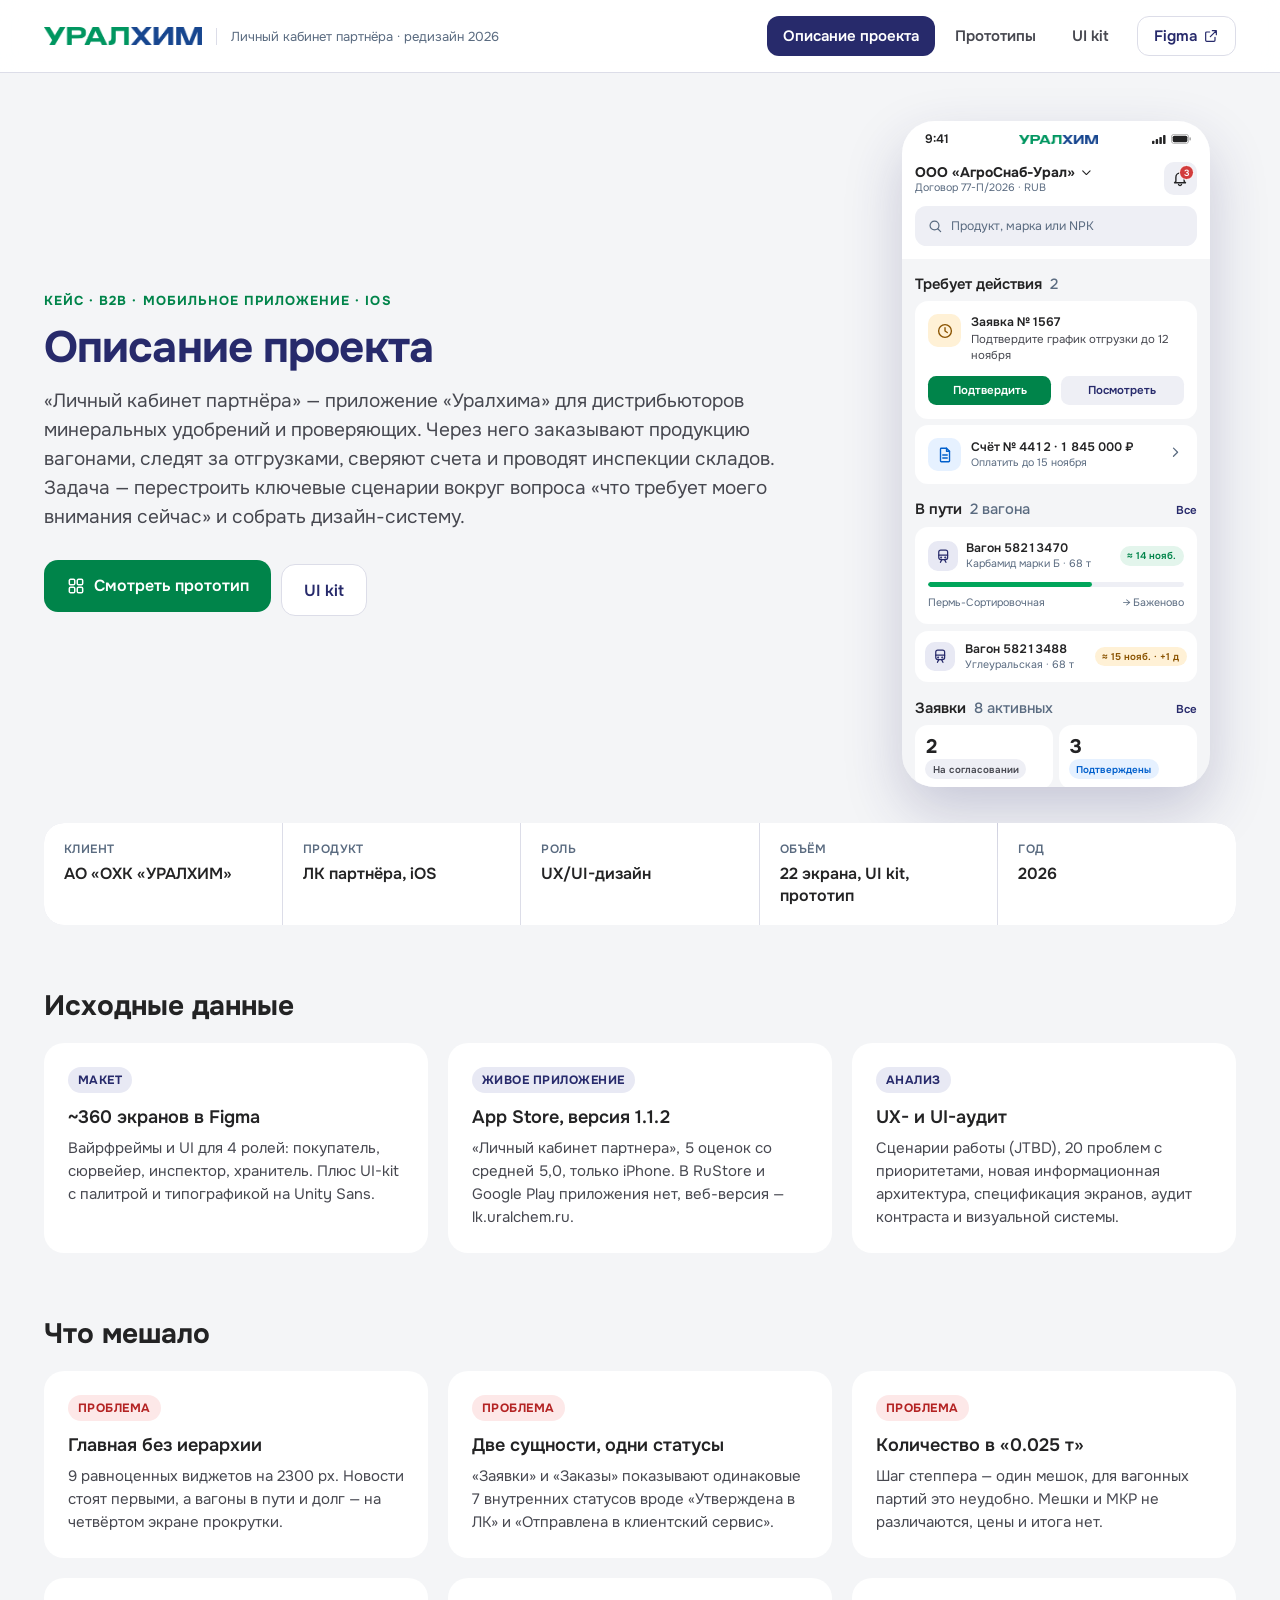
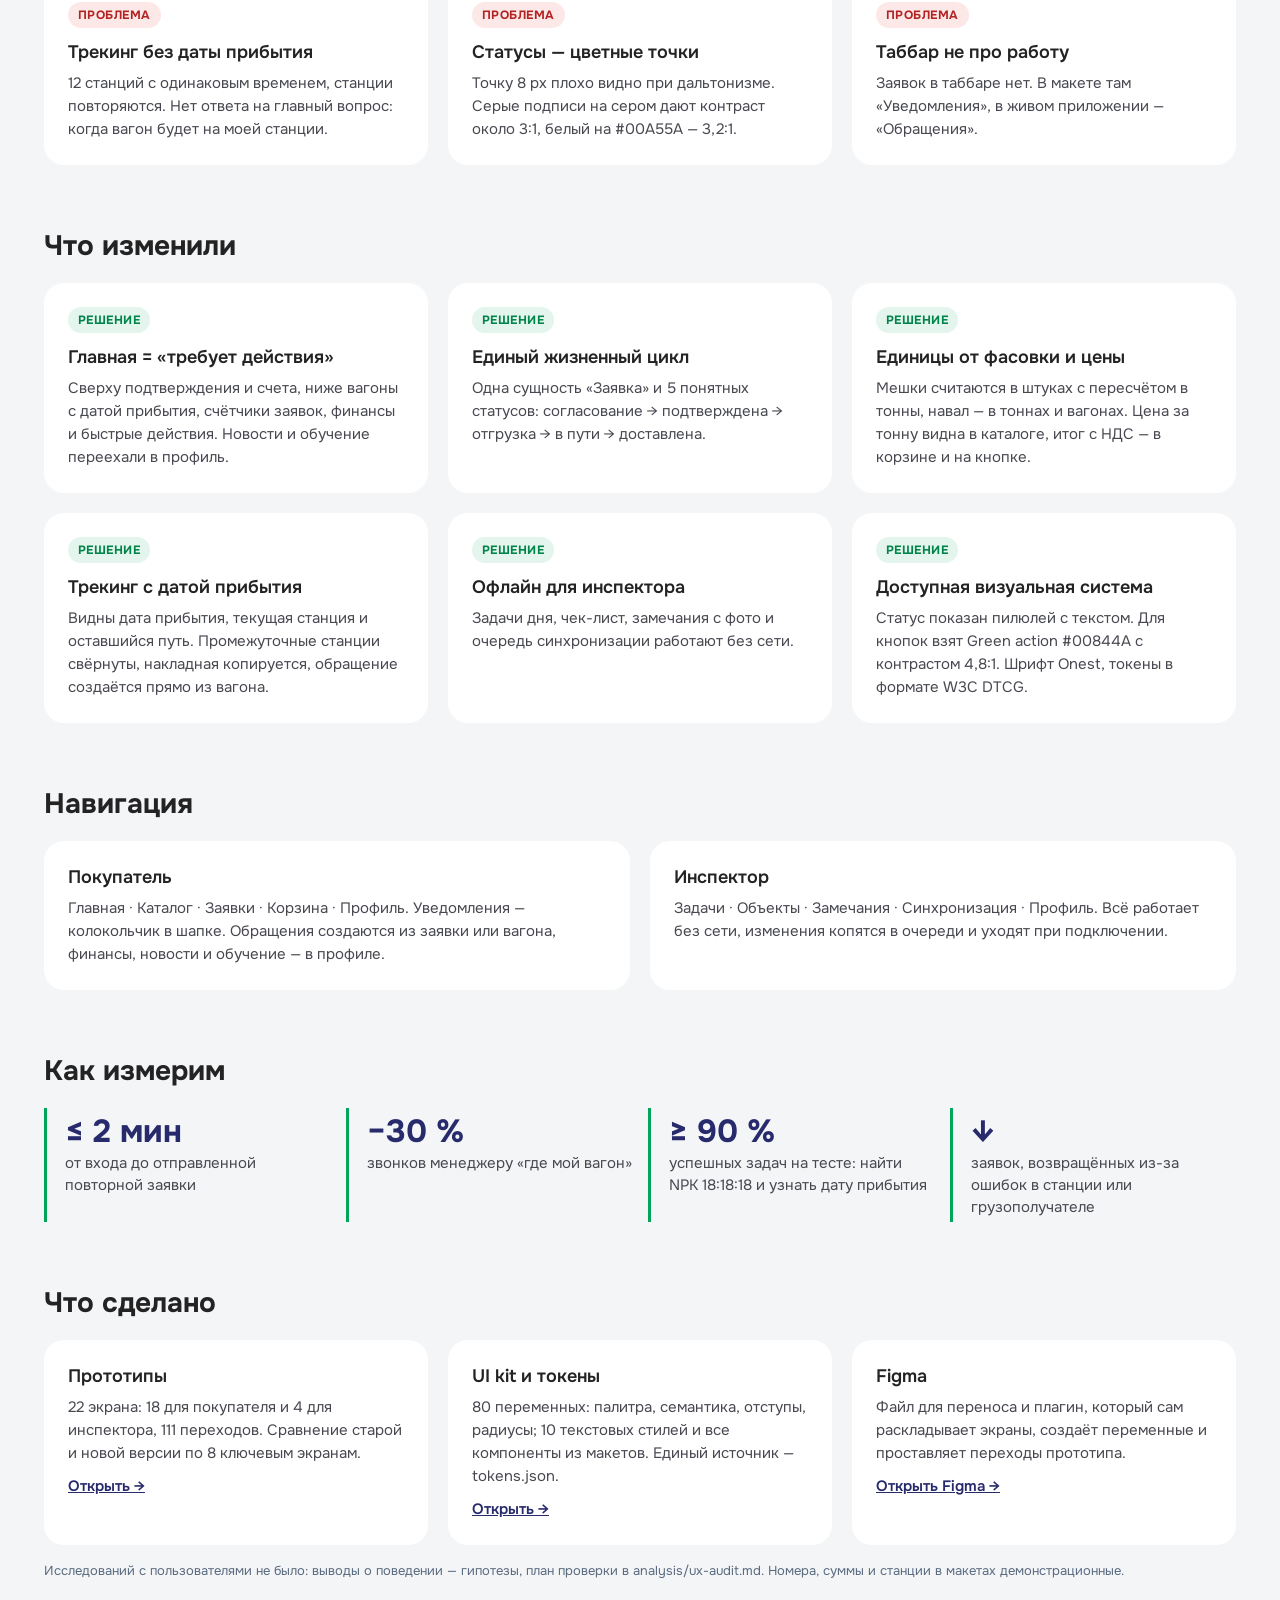
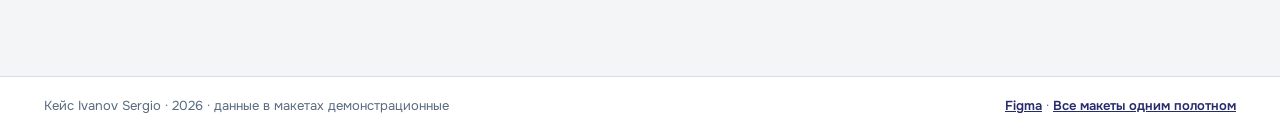
<file: index.html>
<!doctype html>
<html lang="ru"><head><meta charset="utf-8"><meta name="viewport" content="width=device-width, initial-scale=1">
<title>Описание проекта · УРАЛХИМ — ЛК партнёра</title>
<link rel="preconnect" href="https://fonts.googleapis.com"><link href="https://fonts.googleapis.com/css2?family=Onest:wght@400;500;600;700&display=swap" rel="stylesheet">
<style>
:root{
  --p-white:#FFFFFF;
  --p-blue-950:#1E2050;
  --p-blue-900:#272A6B;
  --p-blue-700:#3A3E8C;
  --p-blue-300:#C9CAE6;
  --p-blue-100:#E8E9F4;
  --p-green-700:#006B3C;
  --p-green-600:#00844A;
  --p-green-500:#00A55A;
  --p-green-50:#E3F5EC;
  --p-gray-900:#232324;
  --p-gray-800:#474850;
  --p-gray-600:#5A6B80;
  --p-gray-300:#B4B4C8;
  --p-gray-200:#DCDDE8;
  --p-gray-150:#E4E5EE;
  --p-gray-100:#EEEFF5;
  --p-gray-50:#F4F5F7;
  --p-orange-800:#8A5300;
  --p-orange-500:#FFA61A;
  --p-orange-50:#FFF1D6;
  --p-red-700:#B42323;
  --p-red-500:#D23C3C;
  --p-red-50:#FDE8E8;
  --p-sky-700:#005FCC;
  --p-sky-500:#0073FF;
  --p-sky-50:#E6F1FF;
  --color-bg:var(--p-gray-50);
  --color-surface:var(--p-white);
  --color-surface-2:var(--p-gray-100);
  --color-surface-3:var(--p-gray-150);
  --color-surface-brand:var(--p-blue-100);
  --color-surface-inverse:var(--p-blue-900);
  --color-surface-dark:var(--p-blue-950);
  --color-border:var(--p-gray-200);
  --color-border-strong:var(--p-gray-300);
  --color-text-primary:var(--p-gray-900);
  --color-text-secondary:var(--p-gray-800);
  --color-text-tertiary:var(--p-gray-600);
  --color-text-brand:var(--p-blue-900);
  --color-text-on-brand:var(--p-white);
  --color-text-on-brand-muted:var(--p-blue-300);
  --color-action-primary:var(--p-green-600);
  --color-action-primary-pressed:var(--p-green-700);
  --color-action-brand:var(--p-blue-900);
  --color-accent:var(--p-green-500);
  --color-badge:var(--p-red-500);
  --color-success-fg:var(--p-green-600);
  --color-success-bg:var(--p-green-50);
  --color-warning-fg:var(--p-orange-800);
  --color-warning-bg:var(--p-orange-50);
  --color-warning-fill:var(--p-orange-500);
  --color-danger-fg:var(--p-red-700);
  --color-danger-bg:var(--p-red-50);
  --color-info-fg:var(--p-sky-700);
  --color-info-bg:var(--p-sky-50);
  --space-0:0px;
  --space-1:4px;
  --space-2:8px;
  --space-3:12px;
  --space-4:16px;
  --space-5:20px;
  --space-6:24px;
  --space-8:32px;
  --space-10:40px;
  --space-12:48px;
  --radius-s:8px;
  --radius-m:12px;
  --radius-l:14px;
  --radius-xl:16px;
  --radius-2xl:20px;
  --radius-full:999px;
  --size-button-l:52px;
  --size-button-m:44px;
  --size-button-s:36px;
  --size-field:56px;
  --size-tabbar:84px;
  --size-icon:24px;
  --size-icon-s:20px;
  --size-screen:375px;
  --font-display:700 28px/34px "Onest",system-ui,sans-serif;
  --font-h1:700 22px/28px "Onest",system-ui,sans-serif;
  --font-h2:600 18px/24px "Onest",system-ui,sans-serif;
  --font-title:600 16px/22px "Onest",system-ui,sans-serif;
  --font-title-s:600 15px/21px "Onest",system-ui,sans-serif;
  --font-body:400 15px/22px "Onest",system-ui,sans-serif;
  --font-body-s:400 14px/20px "Onest",system-ui,sans-serif;
  --font-caption:400 13px/18px "Onest",system-ui,sans-serif;
  --font-label:600 12px/16px "Onest",system-ui,sans-serif;
  --font-tab:500 11px/14px "Onest",system-ui,sans-serif;
  --bg:var(--color-bg);
  --surface:var(--color-surface);
  --surface-2:var(--color-surface-2);
  --border:var(--color-border);
  --border-strong:var(--color-border-strong);
  --t1:var(--color-text-primary);
  --t2:var(--color-text-secondary);
  --t3:var(--color-text-tertiary);
  --blue:var(--color-action-brand);
  --green:var(--color-accent);
  --green-a:var(--color-action-primary);
  --green-p:var(--color-action-primary-pressed);
  --ok:var(--color-success-fg);
  --ok-bg:var(--color-success-bg);
  --warn:var(--color-warning-fg);
  --warn-bg:var(--color-warning-bg);
  --warn-f:var(--color-warning-fill);
  --err:var(--color-danger-fg);
  --err-bg:var(--color-danger-bg);
  --info:var(--color-info-fg);
  --info-bg:var(--color-info-bg);
  --blue-2:var(--p-blue-700);
}

*{box-sizing:border-box;margin:0;padding:0}
body{font-family:"Onest",system-ui,sans-serif;background:#D9DBE4;color:var(--t1);-webkit-font-smoothing:antialiased;padding:48px 40px 80px}
.num{font-variant-numeric:tabular-nums}
/* шапка сайта кейса (общая для всех страниц) */
.hdr{position:sticky;top:0;z-index:20;background:rgba(255,255,255,.94);backdrop-filter:blur(12px);border-bottom:1px solid var(--border)}
.hdr-in{max-width:1240px;margin:0 auto;height:72px;padding:0 24px;display:flex;align-items:center;gap:20px}
.brand{display:flex;align-items:center;gap:14px;text-decoration:none;color:var(--t1);min-width:0}
.brand img{height:18px;flex:none}
.brand span{font-size:13px;color:var(--t3);border-left:1px solid var(--border);padding-left:14px;white-space:nowrap;overflow:hidden;text-overflow:ellipsis}
.menu-top{margin-left:auto;display:flex;gap:4px;align-items:center}
.menu-top a{height:40px;padding:0 16px;border-radius:12px;display:flex;align-items:center;gap:6px;font-size:15px;font-weight:600;color:var(--t2);text-decoration:none;white-space:nowrap}
.menu-top a:hover{background:var(--surface-2)}
.menu-top a.on{background:var(--blue);color:#fff}
.menu-top a.fig{border:1.5px solid var(--border);color:var(--blue);margin-left:8px}
.menu-top a.fig:hover{border-color:var(--blue);background:#fff}
.back-btn{height:40px;padding:0 14px 0 10px;border-radius:12px;display:flex;align-items:center;gap:4px;font-size:15px;font-weight:600;color:var(--blue);background:var(--surface-2);text-decoration:none;white-space:nowrap;flex:none}
.back-btn:hover{background:#E4E5EE}
.board-hdr{margin:-48px -40px 48px}
@media (max-width:760px){.hdr-in{height:auto;padding:12px 16px;flex-wrap:wrap;gap:10px}.menu-top{margin-left:0;width:100%;overflow-x:auto}.menu-top a{height:36px;padding:0 12px;font-size:14px}.brand span{display:none}}
.board{display:flex;flex-wrap:wrap;gap:56px 40px;align-items:flex-start;max-width:2000px;margin:0 auto}
.cap{width:375px}
.cap h3{font-size:13px;font-weight:600;color:var(--blue);letter-spacing:.06em;text-transform:uppercase;margin-bottom:12px}

/* ---------- screen ---------- */
.screen{width:375px;min-height:812px;background:var(--bg);border-radius:0;display:flex;flex-direction:column;position:relative;overflow:hidden;box-shadow:0 24px 60px rgba(39,42,107,.18)}
.sb{height:44px;display:flex;align-items:center;justify-content:space-between;padding:0 22px 0 28px;background:var(--surface);color:var(--t1);flex:none}
.sb-t{font-weight:600;font-size:15px;width:54px}
.sb-logo{height:11px}
.sb-r{display:flex;gap:6px;align-items:center;width:54px;justify-content:flex-end}
.sb-r svg{fill:currentColor}
.dark .sb{background:#1E2050;color:#fff}
.body{flex:1;padding:0 16px 24px;display:flex;flex-direction:column;gap:20px}

/* top bars */
.top{background:var(--surface);padding:6px 16px 14px;display:flex;align-items:center;gap:12px;flex:none}
.top h1{font-size:22px;line-height:28px;font-weight:700;flex:1}
.top .ttl{flex:1;font-size:17px;font-weight:600;text-align:center}
.icon-btn{width:40px;height:40px;border-radius:12px;display:flex;align-items:center;justify-content:center;color:var(--t1);position:relative;flex:none}
.icon-btn.soft{background:var(--surface-2)}
.dot-b{position:absolute;top:4px;right:3px;min-width:18px;height:18px;padding:0 5px;border-radius:9px;background:#D23C3C;color:#fff;font-size:11px;font-weight:600;line-height:18px;text-align:center;border:2px solid #fff}
.company{flex:1;display:flex;flex-direction:column}
.company b{font-size:17px;font-weight:700;display:flex;align-items:center;gap:4px}
.company span{font-size:13px;color:var(--t3)}

/* inputs */
.search{height:48px;border-radius:14px;background:var(--surface-2);display:flex;align-items:center;gap:10px;padding:0 14px;color:var(--t3);font-size:15px}
.top + .search-wrap{background:var(--surface);padding:0 16px 14px}
.field{background:var(--surface);border:1px solid var(--border);border-radius:14px;padding:9px 14px;min-height:56px;display:flex;align-items:center;gap:10px}
.field .fl{flex:1}
.field small{display:block;font-size:12px;color:var(--t3);line-height:16px}
.field b{font-size:15px;font-weight:500;line-height:22px}
.field.ph b{color:var(--t3);font-weight:400}
.field .chev{color:var(--t3)}

/* type */
.sec{display:flex;align-items:baseline;justify-content:space-between}
.sec h2{font-size:18px;line-height:24px;font-weight:600}
.sec h2 em{font-style:normal;color:var(--t3);font-weight:500;margin-left:4px}
.link{font-size:14px;font-weight:600;color:var(--blue)}
.cap-t{font-size:13px;line-height:18px;color:var(--t3)}
.label{font-size:12px;font-weight:600;letter-spacing:.04em;text-transform:uppercase;color:var(--t3)}

/* cards */
.card{background:var(--surface);border-radius:16px;padding:16px}
.card.tight{padding:12px}
.stack{display:flex;flex-direction:column;gap:8px}
.row{display:flex;align-items:center;gap:12px}
.between{display:flex;justify-content:space-between;align-items:center}
.ico{width:40px;height:40px;border-radius:12px;display:flex;align-items:center;justify-content:center;flex:none}
.ico.warn{background:var(--warn-bg);color:var(--warn)}
.ico.info{background:var(--info-bg);color:var(--info)}
.ico.ok{background:var(--ok-bg);color:var(--ok)}
.ico.blue{background:#E8E9F4;color:var(--blue)}
.ttl16{font-size:16px;line-height:22px;font-weight:600}
.ttl15{font-size:15px;line-height:21px;font-weight:600}
.t2{color:var(--t2);font-size:14px;line-height:20px}
.t3{color:var(--t3);font-size:13px;line-height:18px}
.amount{font-size:28px;line-height:34px;font-weight:700;font-variant-numeric:tabular-nums;letter-spacing:-.01em}
.amount small{font-size:18px;font-weight:600}

/* buttons */
.btn{height:52px;border-radius:14px;display:flex;align-items:center;justify-content:center;gap:8px;font-size:16px;font-weight:600;padding:0 18px;white-space:nowrap}
.btn svg,.row svg,.pill svg,.chip svg{flex:none}
.btn,.chip,.pill{min-width:0;max-width:100%}
.lbl{min-width:0;overflow:hidden;text-overflow:ellipsis;white-space:nowrap}
.btn.dis{background:var(--surface-2);color:var(--t3);pointer-events:none}
.field.err{border:2px solid var(--err)}
.field-err{font-size:12px;line-height:16px;color:var(--err);margin:-4px 0 0 14px}
.btn.m{height:44px;font-size:15px;border-radius:12px}
.btn.s{height:36px;font-size:14px;border-radius:10px;padding:0 14px}
.btn.pri{background:var(--green-a);color:#fff}
.btn.sec{background:var(--surface-2);color:var(--blue)}
.btn.out{background:var(--surface);color:var(--blue);border:1.5px solid var(--border)}
.btn.blue{background:var(--blue);color:#fff}
.btn.white{background:#fff;color:var(--blue)}
.btn.full{width:100%}

/* chips & pills */
.chips{display:flex;gap:8px;overflow:hidden;white-space:nowrap}
.chip{height:36px;padding:0 14px;border-radius:999px;background:var(--surface);border:1px solid var(--border);display:inline-flex;align-items:center;gap:6px;font-size:14px;font-weight:500;color:var(--t2);flex:none}
.chip.on{background:var(--blue);border-color:var(--blue);color:#fff}
.chip .n{font-size:12px;font-weight:600;color:var(--t3)}
.chip.on .n{color:#C9CAE6}
.pill{display:inline-flex;align-items:center;gap:4px;height:24px;padding:0 9px;border-radius:999px;font-size:12px;font-weight:600;white-space:nowrap}
.pill svg{width:14px;height:14px}
.pill.ok{background:var(--ok-bg);color:var(--ok)}
.pill.warn{background:var(--warn-bg);color:var(--warn)}
.pill.err{background:var(--err-bg);color:var(--err)}
.pill.info{background:var(--info-bg);color:var(--info)}
.pill.neu{background:var(--surface-2);color:var(--t2)}
.npk{display:flex;gap:6px;flex-wrap:wrap}
.npk span{height:26px;padding:0 8px;border-radius:8px;background:#E8E9F4;color:var(--blue);font-size:13px;font-weight:600;display:inline-flex;align-items:center;font-variant-numeric:tabular-nums}
.npk span i{font-style:normal;font-weight:500;color:var(--t3);margin-right:4px}

/* segmented */
.seg{display:flex;background:var(--surface-2);border-radius:12px;padding:3px}
.seg>div{flex:1 1 auto;min-width:0;height:36px;padding:0 12px;gap:6px;border-radius:10px;display:flex;align-items:center;justify-content:center;font-size:14px;font-weight:600;color:var(--t3);white-space:nowrap;cursor:pointer}
.seg>div svg{flex:none}
.seg>div:first-child:nth-last-child(n+4),.seg>div:first-child:nth-last-child(n+4)~div{padding:0 8px;font-size:13px}
.seg .on{background:#fff;color:var(--t1);box-shadow:0 1px 3px rgba(35,35,36,.12)}

/* progress */
.prog{height:6px;border-radius:3px;background:var(--surface-2);position:relative;overflow:hidden}
.prog i{position:absolute;left:0;top:0;bottom:0;border-radius:3px;background:var(--green)}

/* stepper */
.stepper{display:flex;align-items:center;height:44px;border-radius:12px;background:var(--surface-2);overflow:hidden}
.stepper .sbtn{width:44px;height:44px;display:flex;align-items:center;justify-content:center;color:var(--blue)}
.stepper .val{flex:1;text-align:center;line-height:1.1}
.stepper .val b{display:block;font-size:15px;font-weight:600;font-variant-numeric:tabular-nums}
.stepper .val small{font-size:11px;color:var(--t3)}

/* tabbar */
.tab{height:84px;background:rgba(255,255,255,.96);border-top:1px solid var(--border);display:flex;padding:6px 6px 0;position:relative;flex:none}
.tab-i{flex:1;display:flex;flex-direction:column;align-items:center;gap:3px;font-size:11px;font-weight:500;color:var(--t3);padding-top:2px}
.tab-i.on{color:var(--blue);font-weight:600}
.tab-ic{position:relative;height:26px;display:flex;align-items:center}
.tab-i.on .tab-ic::after{content:"";position:absolute;left:50%;top:-8px;width:20px;height:3px;border-radius:2px;background:var(--green);transform:translateX(-50%)}
.tab-b{position:absolute;top:-3px;left:16px;min-width:18px;height:18px;border-radius:9px;background:#D23C3C;color:#fff;font-size:11px;font-weight:600;line-height:16px;text-align:center;border:1.5px solid #fff;padding:0 4px}
.home-ind{position:absolute;bottom:8px;left:50%;transform:translateX(-50%);width:134px;height:5px;border-radius:3px;background:var(--t1)}

/* sticky bottom bar (non-tab screens) */
.dock{background:var(--surface);border-top:1px solid var(--border);padding:12px 16px 34px;display:flex;gap:10px;flex:none;position:relative}
.dock .home-ind{bottom:8px}
.dock .btn{min-width:0;padding:0 12px}

/* product */
.pcard{background:var(--surface);border-radius:16px;padding:12px;display:flex;gap:12px}
.pimg{width:84px;height:104px;border-radius:12px;background:var(--surface-2);display:flex;align-items:center;justify-content:center;flex:none}
.pimg img{height:88px}
.pinfo{flex:1;display:flex;flex-direction:column;gap:6px;min-width:0}
.pname{font-size:15px;line-height:20px;font-weight:600}
.price{font-size:13px;color:var(--t2)}
.price b{color:var(--t1);font-weight:600}

/* timeline */
.tl{display:flex;flex-direction:column}
.tl-i{display:flex;gap:12px;position:relative;padding-bottom:16px}
.tl-i:last-child{padding-bottom:0}
.tl-dot{width:20px;display:flex;flex-direction:column;align-items:center;flex:none}
.tl-dot b{width:12px;height:12px;border-radius:6px;background:var(--green);margin-top:4px;flex:none}
.tl-dot b.cur{width:20px;height:20px;border-radius:10px;background:#fff;border:5px solid var(--green);margin-top:0}
.tl-dot b.fut{background:#fff;border:2px solid var(--border-strong)}
.tl-dot i{flex:1;width:2px;background:var(--green);margin-top:2px}
.tl-dot i.fut{background:repeating-linear-gradient(var(--border-strong) 0 4px,transparent 4px 8px)}
.tl-c{flex:1}

/* list rows */
.lrow{display:flex;align-items:center;gap:12px;padding:14px 0;border-bottom:1px solid var(--surface-2)}
.lrow:last-child{border-bottom:0;padding-bottom:0}
.lrow:first-child{padding-top:0}
.lrow .chev{color:var(--t3)}
.kv{display:flex;justify-content:space-between;font-size:14px;line-height:20px;padding:7px 0;border-bottom:1px dashed var(--surface-2)}
.kv span{color:var(--t2)}
.kv b{font-weight:600;font-variant-numeric:tabular-nums}

/* banners */
.banner{border-radius:14px;padding:12px 14px;display:flex;gap:10px;font-size:14px;line-height:20px}
.banner.info{background:var(--info-bg);color:#123E73}
.banner.dark{background:#1E2050;color:#fff}

/* life-cycle stepper */
.lc{display:flex;align-items:flex-start;position:relative;margin:0 -10px;letter-spacing:-.01em}
.lc-line{position:absolute;top:11px;left:10%;right:10%;height:2px;background:var(--border)}
.lc-line i{position:absolute;left:0;top:0;bottom:0;background:var(--green)}
.lc-s{flex:1;display:flex;flex-direction:column;align-items:center;gap:6px;position:relative;font-size:10px;line-height:14px;color:var(--t3);text-align:center}
.lc-s b{width:24px;height:24px;border-radius:12px;background:var(--green);color:#fff;display:flex;align-items:center;justify-content:center;position:relative;z-index:1}
.lc-s b svg{width:14px;height:14px}
.lc-s.cur b{background:#fff;border:6px solid var(--green)}
.lc-s.cur{color:var(--t1);font-weight:600}
.lc-s.fut b{background:#fff;border:2px solid var(--border-strong)}

/* fab */
.fab{position:absolute;right:16px;bottom:100px;height:56px;padding:0 20px 0 16px;border-radius:18px;background:var(--blue);color:#fff;display:flex;align-items:center;gap:8px;font-weight:600;font-size:15px;box-shadow:0 10px 24px rgba(39,42,107,.35)}

/* ---------- cover sheet ---------- */
.sheet{width:1600px;background:#fff;padding:72px 80px 80px;color:var(--t1);box-shadow:0 24px 60px rgba(39,42,107,.12)}
.sheet .eyebrow{font-size:14px;font-weight:600;color:var(--green-a);letter-spacing:.08em;text-transform:uppercase}
.sheet h1{font-size:56px;line-height:62px;font-weight:700;color:var(--blue);margin:14px 0 18px;letter-spacing:-.02em}
.sheet .lead{font-size:20px;line-height:30px;color:var(--t2);max-width:1000px}
.sheet .grid3{display:grid;grid-template-columns:repeat(3,1fr);gap:24px;margin-top:48px}
.sheet .grid4{display:grid;grid-template-columns:repeat(4,1fr);gap:20px;margin-top:20px}
.sheet h2{font-size:28px;line-height:34px;font-weight:700;margin-top:64px}
.sheet .box{background:var(--bg);border-radius:20px;padding:24px}
.sheet .box h4{font-size:18px;line-height:24px;font-weight:600;margin:12px 0 8px}
.sheet .box p{font-size:15px;line-height:22px;color:var(--t2)}
.sheet .tag{display:inline-flex;height:26px;padding:0 10px;border-radius:999px;font-size:12px;font-weight:700;align-items:center;letter-spacing:.04em}
.sheet .was{font-size:14px;line-height:20px;color:var(--t3);margin-top:10px}
.sheet .sw{border-radius:16px;overflow:hidden;border:1px solid var(--border)}
.sheet .sw div{height:84px}
.sheet .sw p{padding:10px 14px;font-size:13px;line-height:18px;color:var(--t2)}
.sheet .sw p b{display:block;color:var(--t1);font-size:14px}
.sheet .metric{border-left:3px solid var(--green);padding:4px 0 4px 18px}
.sheet .metric b{font-size:32px;line-height:38px;color:var(--blue);display:block}
.sheet .metric span{font-size:15px;line-height:22px;color:var(--t2)}
.sheet .typo{display:flex;gap:40px;align-items:baseline;margin-top:20px;flex-wrap:wrap}
/* ---------- extra components ---------- */
.wrap{display:flex;flex-wrap:wrap;gap:8px}
.cbx{width:22px;height:22px;border-radius:7px;border:1.5px solid var(--border-strong);display:flex;align-items:center;justify-content:center;flex:none;color:#fff}
.cbx.on{background:var(--green-a);border-color:var(--green-a)}
.tgl{width:51px;height:31px;border-radius:16px;background:var(--border-strong);position:relative;flex:none}
.tgl i{position:absolute;top:2px;left:2px;width:27px;height:27px;border-radius:14px;background:#fff;box-shadow:0 2px 4px rgba(0,0,0,.18)}
.tgl.on{background:var(--green-a)}.tgl.on i{left:22px}
.nrow{position:relative}
.nrow.unread::after{content:"";position:absolute;top:14px;right:14px;width:8px;height:8px;border-radius:4px;background:#D23C3C}
.mini-lc{display:flex;gap:4px}.mini-lc i{flex:1;height:4px;border-radius:2px;background:var(--surface-2)}
.mini-lc i.d{background:var(--green)}.mini-lc i.c{background:linear-gradient(90deg,var(--green) 50%,var(--surface-2) 50%)}
.ava{width:48px;height:48px;border-radius:24px;background:var(--blue);color:#fff;display:flex;align-items:center;justify-content:center;font-weight:700;font-size:16px;flex:none}
.menu{padding:4px 16px}.menu .lrow{padding:13px 0}.menu .lrow:first-child{padding-top:13px}.menu .lrow:last-child{padding-bottom:13px}
.mi{width:32px;height:32px;border-radius:10px;background:#E8E9F4;color:var(--blue);display:flex;align-items:center;justify-content:center;flex:none}
.sheet-m{flex:1;background:var(--surface);border-radius:20px 20px 0 0;padding:10px 16px 10px;display:flex;flex-direction:column;gap:20px}
.handle{width:40px;height:5px;border-radius:3px;background:var(--border);margin:0 auto -6px}
.big-ok{width:96px;height:96px;border-radius:48px;background:var(--ok-bg);color:var(--ok);display:flex;align-items:center;justify-content:center}
.day{align-self:center;font-size:12px;font-weight:600;color:var(--t3);background:var(--surface-2);padding:4px 10px;border-radius:999px}
.bub{max-width:80%;padding:10px 12px 6px;border-radius:18px;font-size:15px;line-height:21px;background:var(--surface);align-self:flex-start;border-bottom-left-radius:6px}
.bub i{display:block;text-align:right;font-style:normal;font-size:11px;color:var(--t3);margin-top:2px}
.bub.out{align-self:flex-end;background:var(--blue);color:#fff;border-radius:18px;border-bottom-right-radius:6px}
.bub.out i{color:#C9CAE6}
.bub.file{display:flex;gap:10px;align-items:center;flex-wrap:wrap;font-size:14px;line-height:19px}.bub.file i{width:100%}
.ph-t{width:76px;height:76px;border-radius:14px;background:var(--surface-2);color:var(--t3);display:flex;flex-direction:column;align-items:center;justify-content:center;gap:4px;font-size:11px;flex:none}
.ph-t.s{width:56px;height:56px}
.ph-t.add{background:var(--surface);border:1.5px dashed var(--border-strong);color:var(--blue)}
.ph-l{flex:1.4;height:176px;border-radius:16px;background:linear-gradient(160deg,#8C8E78,#5E5A4A);color:#fff;display:flex;flex-direction:column;align-items:center;justify-content:center;gap:6px;font-size:12px}
.ph-l.s{flex:1;height:84px;background:linear-gradient(160deg,#A39F8A,#6E6A58)}
.ph-l.add{background:var(--surface);border:1.5px dashed var(--border-strong);color:var(--blue)}
.photos{display:flex;gap:8px}
.ck{display:flex;align-items:center;gap:10px;background:var(--surface);border-radius:12px;padding:12px 14px;font-size:15px;color:var(--t1)}
.ck svg{flex:none;color:var(--border-strong)}
.ck.done{color:var(--t3)}.ck.done svg{background:var(--green);color:#fff;border-radius:10px;padding:2px;width:20px;height:20px}
.nthumb{width:56px;height:56px;border-radius:12px;background:#E8E9F4;color:var(--blue);display:flex;align-items:center;justify-content:center;flex:none}
[data-go]{cursor:pointer}
/* ---------- design system sheet ---------- */
.ds-grid{display:grid;grid-template-columns:repeat(9,1fr);gap:12px;margin-top:16px}
.ds-sw{border-radius:14px;overflow:hidden;border:1px solid var(--border);background:#fff}
.ds-sw div{height:56px}
.ds-sw p{padding:8px 10px;font-size:12px;line-height:16px;color:var(--t2)}
.ds-sw p b{display:block;color:var(--t1);font-size:12px}
.ds-row{display:flex;gap:24px;align-items:center;padding:10px 0;border-bottom:1px solid var(--surface-2)}
.ds-row code{font-family:ui-monospace,Consolas,monospace;font-size:12px;color:var(--t3);width:220px;flex:none}
.ds-comp{display:flex;flex-wrap:wrap;gap:12px;align-items:center;margin-top:16px}
.ds-cols{display:grid;grid-template-columns:1fr 1fr;gap:48px}
/* ---------- prototype viewer ---------- */
body.proto{background:#2A2C45;padding:32px;display:flex;justify-content:center;gap:32px;align-items:flex-start;min-height:100vh}
body.proto .pv-phone{width:399px;height:836px;border-radius:52px;background:#0E0F1A;padding:12px;box-shadow:0 30px 80px rgba(0,0,0,.45);flex:none}
body.proto .pv-scroll{width:375px;height:812px;border-radius:40px;overflow-y:auto;overflow-x:hidden;background:#fff;scrollbar-width:none}
body.proto .pv-scroll .screen{box-shadow:none}
body.proto .pv-side{color:#fff;width:280px;font-size:14px;line-height:20px}
body.proto .pv-side h2{font-size:20px;margin-bottom:6px}
body.proto .pv-side p{color:#C9CAE6;margin-bottom:16px}
body.proto .pv-side a{display:block;color:#E1E2F2;text-decoration:none;padding:5px 10px;border-radius:8px}
body.proto .pv-side a.on{background:var(--green-a);color:#fff}
body.proto [data-go]:hover{outline:2px solid rgba(0,165,90,.55);outline-offset:2px;border-radius:12px}

.h2s,.kit-sec,.ba{scroll-margin-top:92px}
body.site{padding:0;background:var(--bg);min-height:100vh;display:flex;flex-direction:column}
.hdr{position:sticky;top:0;z-index:20;background:rgba(255,255,255,.92);backdrop-filter:blur(12px);border-bottom:1px solid var(--border)}
.hdr-in{max-width:1240px;margin:0 auto;height:72px;padding:0 24px;display:flex;align-items:center;gap:24px}
.brand{display:flex;align-items:center;gap:14px;text-decoration:none;color:var(--t1);min-width:0}
.brand img{height:18px;flex:none}
.brand span{font-size:13px;color:var(--t3);border-left:1px solid var(--border);padding-left:14px;white-space:nowrap;overflow:hidden;text-overflow:ellipsis}
.menu-top{margin-left:auto;display:flex;gap:4px}
.menu-top a{height:40px;padding:0 16px;border-radius:12px;display:flex;align-items:center;font-size:15px;font-weight:600;color:var(--t2);text-decoration:none;white-space:nowrap}
.menu-top a:hover{background:var(--surface-2)}
.menu-top a.on{background:var(--blue);color:#fff}
.wrapx{max-width:1240px;margin:0 auto;padding:48px 24px 96px;width:100%;flex:1}
.ph1{font-size:44px;line-height:52px;font-weight:700;color:var(--blue);letter-spacing:-.02em}
.plead{font-size:19px;line-height:29px;color:var(--t2);max-width:860px;margin-top:14px}
.eyeb{font-size:13px;font-weight:700;letter-spacing:.08em;text-transform:uppercase;color:var(--green-a);margin-bottom:12px}
.h2s{font-size:28px;line-height:34px;font-weight:700;margin:64px 0 20px;color:var(--t1)}
.h3s{font-size:18px;line-height:24px;font-weight:600;margin:28px 0 12px}
.g2{display:grid;grid-template-columns:repeat(2,1fr);gap:20px}
.g3{display:grid;grid-template-columns:repeat(3,1fr);gap:20px}
.g4{display:grid;grid-template-columns:repeat(4,1fr);gap:16px}
.box{background:var(--surface);border-radius:20px;padding:24px}
.box h4{font-size:18px;line-height:24px;font-weight:600;margin:12px 0 8px}
.box p,.box li{font-size:15px;line-height:23px;color:var(--t2)}
.box ul{padding-left:18px}
.tagx{display:inline-flex;height:26px;padding:0 10px;border-radius:999px;font-size:12px;font-weight:700;align-items:center;letter-spacing:.04em}
.meta{display:grid;grid-template-columns:repeat(5,1fr);gap:1px;background:var(--border);border-radius:20px;overflow:hidden;margin-top:36px}
.meta div{background:var(--surface);padding:18px 20px}
.meta small{display:block;font-size:12px;font-weight:600;letter-spacing:.04em;text-transform:uppercase;color:var(--t3)}
.meta b{display:block;font-size:16px;line-height:22px;font-weight:600;margin-top:6px}
.hero-row{display:grid;grid-template-columns:1fr 360px;gap:48px;align-items:center}
.hero-phone{zoom:.82;justify-self:center;border-radius:40px;overflow:hidden;box-shadow:0 30px 70px rgba(39,42,107,.22);height:812px}
.metric2{border-left:3px solid var(--green);padding:4px 0 4px 18px}
.metric2 b{font-size:32px;line-height:40px;color:var(--blue);display:block}
.metric2 span{font-size:15px;line-height:22px;color:var(--t2)}
.links a{color:var(--blue);font-weight:600}
.cta{display:inline-flex;align-items:center;gap:8px;height:52px;padding:0 22px;border-radius:14px;background:var(--green-a);color:#fff;font-weight:600;text-decoration:none;margin-top:28px;margin-right:10px}
.cta.sec{background:var(--surface);color:var(--blue);border:1.5px solid var(--border)}
.foot{border-top:1px solid var(--border);background:var(--surface)}
.foot div{max-width:1240px;margin:0 auto;padding:20px 24px;font-size:13px;color:var(--t3);display:flex;justify-content:space-between;gap:16px;flex-wrap:wrap}
/* прототип */
.pv{display:grid;grid-template-columns:240px 399px minmax(0,1fr);gap:28px;align-items:start}
.pv-list{background:var(--surface);border-radius:20px;padding:12px;position:sticky;top:96px;max-height:calc(100vh - 120px);overflow:auto}
.pv-list .grp{font-size:12px;font-weight:700;letter-spacing:.06em;text-transform:uppercase;color:var(--t3);padding:12px 10px 6px}
.pv-list a{display:block;padding:8px 10px;border-radius:10px;font-size:14px;line-height:19px;color:var(--t2);text-decoration:none;white-space:nowrap;overflow:hidden;text-overflow:ellipsis}
.pv-list a:hover{background:var(--surface-2)}
.pv-list a.on{background:var(--blue);color:#fff;font-weight:600}
.phone{width:399px;height:836px;border-radius:54px;background:#111226;padding:12px;box-shadow:0 30px 80px rgba(17,18,38,.35);position:sticky;top:96px}
.phone-in{width:375px;height:812px;border-radius:42px;overflow-y:auto;overflow-x:hidden;background:#fff;scrollbar-width:none}
.phone-in::-webkit-scrollbar{display:none}
.phone-in .screen{box-shadow:none}
.phone-in .screen{overflow:clip}
.phone-in .sb{position:sticky;top:0;z-index:7}
.phone-in .tab,.phone-in .dock{position:sticky;bottom:0;z-index:7}
.phone-in .tab-i{cursor:pointer;border-radius:12px;transition:color .15s}
.phone-in .tab-i:hover{color:var(--blue)}
.phone-in .fab{z-index:8}
.phone-in .btn:active,.phone-in .card:active,.phone-in .chip:active,.phone-in .lrow:active,.phone-in .tab-i:active{transform:scale(.98);transition:transform .08s}
.phone-in.pv-hint [data-go],.phone-in.pv-hint .btn,.phone-in.pv-hint .chip,.phone-in.pv-hint .card.row,.phone-in.pv-hint .card.tight,.phone-in.pv-hint .lrow,.phone-in.pv-hint .icon-btn,.phone-in.pv-hint .field,.phone-in.pv-hint .search,.phone-in.pv-hint .sbtn,.phone-in.pv-hint .seg>div,.phone-in.pv-hint .link,.phone-in.pv-hint .pcard,.phone-in.pv-hint .ck,.phone-in.pv-hint .tgl,.phone-in.pv-hint .cbx{box-shadow:inset 0 0 0 2px rgba(0,95,204,.55);background-color:rgba(0,115,255,.07)}
.phone{position:sticky}
.pv-toast{position:absolute;left:24px;right:24px;bottom:110px;z-index:30;background:#1E2050;color:#fff;border-radius:14px;padding:12px 14px;font-size:14px;line-height:19px;display:flex;gap:12px;align-items:center;box-shadow:0 10px 30px rgba(17,18,38,.35);animation:pvIn .2s ease-out}
.pv-toast[hidden],.pv-ov[hidden]{display:none!important}
.phone-in .chips{overflow-x:auto;scrollbar-width:none;margin-right:-16px;padding-right:16px}
.phone-in .chips::-webkit-scrollbar{display:none}
.pv-toast span{flex:1}.pv-toast b{color:#7BE3AE;cursor:pointer;white-space:nowrap}
.pv-toast.out{opacity:0;transform:translateY(8px);transition:.2s}
.pv-ov{position:absolute;inset:12px;border-radius:42px;overflow:hidden;z-index:40;background:rgba(17,18,38,0);display:flex;align-items:flex-end;transition:background .2s}
.pv-ov.in{background:rgba(17,18,38,.42)}
.pv-sheet{width:100%;background:#fff;border-radius:22px 22px 0 0;padding:10px 16px 30px;transform:translateY(100%);transition:transform .22s ease-out;max-height:80%;overflow:auto}
.pv-ov.in .pv-sheet{transform:none}
.pv-sheet .handle{margin:0 auto 12px}
.ps-t{font-size:18px;line-height:24px;font-weight:700;color:var(--t1)}
.ps-x{font-size:14px;line-height:21px;color:var(--t2);margin-top:6px}
.ps-list{margin-top:10px}
.ps-i{display:flex;align-items:center;gap:12px;padding:12px 0;border-bottom:1px solid var(--surface-2);cursor:pointer}
.ps-i>div{flex:1;min-width:0}.ps-i b{display:block;font-size:15px;line-height:21px;font-weight:600;color:var(--t1)}.ps-i span{display:block;font-size:13px;color:var(--t3)}
.ps-i em{font-style:normal;color:var(--t3);font-size:18px}.ps-i.on em{color:var(--ok)}
.ps-btns{display:flex;flex-direction:column;gap:8px;margin-top:16px}
.pv-danger{background:var(--err)!important}
@keyframes pvIn{from{opacity:0;transform:translateY(8px)}}
.pv-focus{border:2px solid var(--blue)!important}
.pv-edit{outline:none;display:block;min-height:22px}
.pv-input{flex:1;outline:none;color:var(--t1);min-width:0}
.pv-input:empty::before{content:attr(data-ph);color:var(--t3)}
.acc{padding:0 0 14px;font-size:14px;line-height:21px;color:var(--t2);display:flex;flex-direction:column;gap:6px}
.pv-doc{color:var(--blue);font-weight:600;cursor:pointer}
.lrow.open .chev svg{transform:rotate(180deg)}
.fav-off{color:var(--t3)!important}
.pv-new{box-shadow:inset 0 0 0 2px var(--green)}
.pv-path{margin-top:20px;background:var(--bg);border-radius:16px;padding:14px 16px;font-size:14px;line-height:21px;color:var(--t2)}
.pv-path b{color:var(--t1)}.pv-path ol{margin:6px 0 0 18px}
.pv-demo{cursor:pointer}
.pv-note{background:var(--surface);border-radius:20px;padding:24px;position:sticky;top:96px}
.pv-note h3{font-size:22px;line-height:28px;font-weight:700}
.pv-note .lead2{font-size:15px;line-height:23px;color:var(--t2);margin-top:8px}
.pv-note ul{margin:14px 0 0 18px;font-size:15px;line-height:23px;color:var(--t2)}
.pv-note .nav2{display:flex;gap:8px;margin-top:20px;flex-wrap:wrap}.pv-note .nav2 .btn{flex:1 1 auto;min-width:0}
.hint{font-size:13px;color:var(--t3);margin-top:16px;line-height:19px}
.ba{background:var(--surface);border-radius:24px;padding:28px;margin-bottom:24px}
.ba-head{display:flex;justify-content:space-between;align-items:baseline;gap:16px;flex-wrap:wrap}
.ba-head h3{font-size:22px;line-height:28px;font-weight:700}
.ba-grid{display:grid;grid-template-columns:auto auto 1fr;gap:32px;margin-top:20px;align-items:start}
.ba-col small{display:block;font-size:12px;font-weight:700;letter-spacing:.06em;text-transform:uppercase;margin-bottom:10px}
.ba-old{display:flex;gap:12px}
.ba-old .sc{width:240px;max-height:650px;overflow-y:auto;border-radius:24px;border:1px solid var(--border);background:#fff;scrollbar-width:thin}
.ba-old img{width:100%;display:block}
.ba-new{width:300px;height:650px;border-radius:30px;overflow-y:auto;overflow-x:hidden;border:1px solid var(--border);scrollbar-width:thin}
.ba-new .screen{zoom:.8;box-shadow:none}
.ba-list{font-size:15px;line-height:23px;color:var(--t2);padding-left:18px}
.ba-list li{margin-bottom:8px}
.subnav{display:flex;gap:8px;margin:28px 0 8px;flex-wrap:wrap}
.subnav a{height:36px;padding:0 14px;border-radius:999px;border:1px solid var(--border);background:var(--surface);display:flex;align-items:center;font-size:14px;font-weight:600;color:var(--t2);text-decoration:none}
/* ui kit */
.kit-sec{background:var(--surface);border-radius:24px;padding:28px;margin-bottom:24px}
.kit-sec>h2{font-size:24px;line-height:30px;font-weight:700}
.kit-sec>p{font-size:15px;line-height:22px;color:var(--t3);margin-top:4px}
.kit-row{display:flex;flex-wrap:wrap;gap:20px 24px;align-items:flex-start;margin-top:20px}
.kit-item{display:flex;flex-direction:column;gap:8px;min-width:0}
.kit-item>code{font-family:ui-monospace,Consolas,monospace;font-size:12px;color:var(--t3)}
.kit-pad{background:var(--bg);border-radius:16px;padding:16px}
.kit-bare{border:1px solid var(--border);border-radius:16px;overflow:hidden;background:var(--surface)}
.kit-bare .tab{position:relative}
.kit-375{width:375px;max-width:100%}
.ic-grid{display:grid;grid-template-columns:repeat(auto-fill,minmax(96px,1fr));gap:8px;margin-top:20px}
.ic-grid div{background:var(--bg);border-radius:12px;padding:14px 6px 10px;display:flex;flex-direction:column;align-items:center;gap:8px;color:var(--blue)}
.ic-grid code{font-family:ui-monospace,Consolas,monospace;font-size:11px;color:var(--t3)}
.kit-toc{display:flex;flex-wrap:wrap;gap:8px;margin:28px 0 28px}
.kit-toc a{height:34px;padding:0 12px;border-radius:999px;background:var(--surface);border:1px solid var(--border);display:flex;align-items:center;font-size:13px;font-weight:600;color:var(--t2);text-decoration:none}
@media (max-width:1100px){.pv{grid-template-columns:1fr 399px}.pv-note{grid-column:1 / -1;position:static}.ba-grid{grid-template-columns:1fr}.meta{grid-template-columns:repeat(2,1fr)}.g4{grid-template-columns:repeat(2,1fr)}.hero-row{grid-template-columns:1fr}}
@media (max-width:760px){.hdr-in{height:auto;padding:12px 16px;flex-wrap:wrap;gap:10px}.menu-top{margin-left:0;width:100%;overflow-x:auto}.menu-top a{height:36px;padding:0 12px;font-size:14px}
 .wrapx{padding:28px 16px 64px}.ph1{font-size:32px;line-height:38px}.plead{font-size:17px;line-height:26px}
 .g2,.g3,.g4,.meta{grid-template-columns:1fr}.pv{grid-template-columns:1fr}.pv-list{position:static;max-height:220px}
 .pv{grid-template-columns:minmax(0,1fr)}
 .phone{width:auto;height:auto;padding:0;background:none;box-shadow:none;position:relative;border-radius:0}
 .pv-ov{inset:0;border-radius:24px}
 .phone-in{width:100%;height:740px;border-radius:24px;border:1px solid var(--border)}
 .phone-in .screen{zoom:.9}
 .ds-row{flex-wrap:wrap;gap:6px 16px}.ds-row code{width:100%}
 .kit-375,.kit-bare,.kit-pad{max-width:100%;overflow-x:auto}.ba-old{flex-wrap:wrap}.ba-old .sc{width:46%}
 .kit-sec,.ba{padding:18px}.hero-phone{display:none}.box{padding:18px}}
</style></head>
<body class="site">
<header class="hdr"><div class="hdr-in"><a class="brand" href="index.html"><img src="assets/logo.png" alt="УРАЛХИМ"><span>Личный кабинет партнёра · редизайн 2026</span></a><nav class="menu-top"><a href="index.html" class="on">Описание проекта</a><a href="prototip.html">Прототипы</a><a href="ui-kit.html">UI kit</a><a class="fig" href="https://www.figma.com/design/0ZiD08orz1A578mig90EW3/%D0%A3%D0%A0%D0%90%D0%9B%D0%A5%D0%98%D0%9C-%E2%80%94-%D0%9B%D0%9A-%D0%BF%D0%B0%D1%80%D1%82%D0%BD%D1%91%D1%80%D0%B0-%C2%B7-%D0%A0%D0%B5%D0%B4%D0%B8%D0%B7%D0%B0%D0%B9%D0%BD-2026?node-id=0-1&t=X1AbiOfTo47yDXY6-1" target="_blank" rel="noopener">Figma <svg width="16" height="16" viewBox="0 0 24 24" fill="none" stroke="currentColor" stroke-width="1.8" stroke-linecap="round" stroke-linejoin="round"><path d="M14 4h6v6M20 4l-9 9"/><path d="M18 14v4.5a1.5 1.5 0 0 1-1.5 1.5h-11A1.5 1.5 0 0 1 4 18.5v-11A1.5 1.5 0 0 1 5.5 6H10"/></svg></a></nav></div></header>
<main class="wrapx">
<div class="hero-row"><div>
<div class="eyeb">Кейс · B2B · мобильное приложение · iOS</div>
<h1 class="ph1">Описание проекта</h1>
<p class="plead">«Личный кабинет партнёра» — приложение «Уралхима» для дистрибьюторов минеральных удобрений и проверяющих. Через него заказывают продукцию вагонами, следят за отгрузками, сверяют счета и проводят инспекции складов. Задача — перестроить ключевые сценарии вокруг вопроса «что требует моего внимания сейчас» и собрать дизайн-систему.</p>
<a class="cta" href="prototip.html"><svg width="20" height="20" viewBox="0 0 24 24" fill="none" stroke="currentColor" stroke-width="1.8" stroke-linecap="round" stroke-linejoin="round"><rect x="4" y="4" width="6.5" height="6.5" rx="1.5"/><rect x="13.5" y="4" width="6.5" height="6.5" rx="1.5"/><rect x="4" y="13.5" width="6.5" height="6.5" rx="1.5"/><rect x="13.5" y="13.5" width="6.5" height="6.5" rx="1.5"/></svg>Смотреть прототип</a><a class="cta sec" href="ui-kit.html">UI kit</a>
</div><div class="hero-phone"><section class="screen" id="s-home" data-name="01 Главная — покупатель">
  <div class="sb"><span class="sb-t">9:41</span><img class="sb-logo" src="assets/logo.png" alt="УРАЛХИМ"><span class="sb-r"><svg width="17" height="11" viewBox="0 0 17 11"><rect x="0" y="7" width="3" height="4" rx="1"/><rect x="4.5" y="5" width="3" height="6" rx="1"/><rect x="9" y="2.5" width="3" height="8.5" rx="1"/><rect x="13.5" y="0" width="3" height="11" rx="1"/></svg><svg width="25" height="12" viewBox="0 0 25 12"><rect x=".5" y=".5" width="21" height="11" rx="3" fill="none" stroke="currentColor" opacity=".4"/><rect x="2" y="2" width="18" height="8" rx="2"/><rect x="22.5" y="4" width="1.8" height="4" rx=".9" opacity=".4"/></svg></span></div>
  <div class="top">
    <div class="company"><b>ООО «АгроСнаб-Урал» <svg width="18" height="18" viewBox="0 0 24 24" fill="none" stroke="currentColor" stroke-width="1.8" stroke-linecap="round" stroke-linejoin="round"><path d="m6 9.5 6 6 6-6"/></svg></b><span>Договор 77-П/2026 · RUB</span></div>
    <div class="icon-btn soft" data-go="s-notif"><svg width="22" height="22" viewBox="0 0 24 24" fill="none" stroke="currentColor" stroke-width="1.8" stroke-linecap="round" stroke-linejoin="round"><path d="M6.5 16.5V11a5.5 5.5 0 0 1 11 0v5.5l1.8 1.8H4.7z"/><path d="M10 20.5a2.1 2.1 0 0 0 4 0"/></svg><span class="dot-b">3</span></div>
  </div>
  <div class="search-wrap" style="background:var(--surface);padding:0 16px 16px"><div class="search" data-go="s-cat"><svg width="20" height="20" viewBox="0 0 24 24" fill="none" stroke="currentColor" stroke-width="1.8" stroke-linecap="round" stroke-linejoin="round"><circle cx="11" cy="11" r="6.5"/><path d="m20 20-4.2-4.2"/></svg>Продукт, марка или NPK</div></div>
  <div class="body" style="padding-top:20px">

    <div class="stack">
      <div class="sec"><h2>Требует действия <em>2</em></h2></div>
      <div class="card stack" style="gap:14px">
        <div class="row" style="align-items:flex-start">
          <div class="ico warn"><svg width="22" height="22" viewBox="0 0 24 24" fill="none" stroke="currentColor" stroke-width="1.8" stroke-linecap="round" stroke-linejoin="round"><circle cx="12" cy="12" r="8.5"/><path d="M12 7.5V12l3 2"/></svg></div>
          <div style="flex:1"><div class="ttl15">Заявка № 1567</div><div class="t2">Подтвердите график отгрузки до 12 ноября</div></div>
        </div>
        <div class="row"><div class="btn s pri" style="flex:1" data-go="s-order"><span class="lbl">Подтвердить</span></div><div class="btn s sec" style="flex:1" data-go="s-order"><span class="lbl">Посмотреть</span></div></div>
      </div>
      <div class="card row" data-go="s-fin">
        <div class="ico info"><svg width="22" height="22" viewBox="0 0 24 24" fill="none" stroke="currentColor" stroke-width="1.8" stroke-linecap="round" stroke-linejoin="round"><path d="M7 3h7l4 4v13a1 1 0 0 1-1 1H7a1 1 0 0 1-1-1V4a1 1 0 0 1 1-1z"/><path d="M14 3v4h4M9 12h6M9 16h6"/></svg></div>
        <div style="flex:1"><div class="ttl15 num">Счёт № 4412 · 1 845 000 ₽</div><div class="t3">Оплатить до 15 ноября</div></div>
        <span style="color:var(--t3)"><svg width="20" height="20" viewBox="0 0 24 24" fill="none" stroke="currentColor" stroke-width="1.8" stroke-linecap="round" stroke-linejoin="round"><path d="m9.5 6 6 6-6 6"/></svg></span>
      </div>
    </div>

    <div class="stack">
      <div class="sec"><h2>В пути <em>2 вагона</em></h2><span class="link" data-go="s-orders">Все</span></div>
      <div class="card stack" style="gap:12px" data-go="s-order">
        <div class="between"><div class="row" style="gap:10px"><div class="ico blue" style="width:36px;height:36px"><svg width="20" height="20" viewBox="0 0 24 24" fill="none" stroke="currentColor" stroke-width="1.8" stroke-linecap="round" stroke-linejoin="round"><rect x="5.5" y="3" width="13" height="14" rx="3"/><path d="M5.5 10.5h13M8 21l2-4M16 21l-2-4"/><circle cx="9" cy="13.8" r=".6" fill="currentColor"/><circle cx="15" cy="13.8" r=".6" fill="currentColor"/></svg></div><div><div class="ttl15 num">Вагон 58213470</div><div class="t3">Карбамид марки Б · 68 т</div></div></div><span class="pill ok"><span class="lbl">≈ 14 нояб.</span></span></div>
        <div class="prog"><i style="width:64%"></i></div>
        <div class="between t3"><span>Пермь-Сортировочная</span><span>→ Баженово</span></div>
      </div>
      <div class="card tight row">
        <div class="ico blue" style="width:36px;height:36px"><svg width="20" height="20" viewBox="0 0 24 24" fill="none" stroke="currentColor" stroke-width="1.8" stroke-linecap="round" stroke-linejoin="round"><rect x="5.5" y="3" width="13" height="14" rx="3"/><path d="M5.5 10.5h13M8 21l2-4M16 21l-2-4"/><circle cx="9" cy="13.8" r=".6" fill="currentColor"/><circle cx="15" cy="13.8" r=".6" fill="currentColor"/></svg></div>
        <div style="flex:1"><div class="ttl15 num">Вагон 58213488</div><div class="t3">Углеуральская · 68 т</div></div>
        <span class="pill warn"><span class="lbl">≈ 15 нояб. · +1 д</span></span>
      </div>
    </div>

    <div class="stack">
      <div class="sec"><h2>Заявки <em>8 активных</em></h2><span class="link" data-go="s-orders">Все</span></div>
      <div style="display:grid;grid-template-columns:1fr 1fr;gap:8px">
        <div class="card tight"><div class="amount" style="font-size:24px;line-height:30px">2</div><span class="pill neu"><span class="lbl">На согласовании</span></span></div>
        <div class="card tight"><div class="amount" style="font-size:24px;line-height:30px">3</div><span class="pill info"><span class="lbl">Подтверждены</span></span></div>
        <div class="card tight"><div class="amount" style="font-size:24px;line-height:30px">1</div><span class="pill warn"><span class="lbl">Отгружаются</span></span></div>
        <div class="card tight"><div class="amount" style="font-size:24px;line-height:30px">2</div><span class="pill ok"><span class="lbl">В пути</span></span></div>
      </div>
    </div>

    <div class="card stack" style="gap:14px" data-go="s-fin">
      <div class="between"><h2 style="font-size:18px;font-weight:600">Финансы</h2><span class="link">Подробнее</span></div>
      <div style="display:grid;grid-template-columns:1fr 1fr;gap:12px">
        <div><div class="t3">Свободный остаток</div><div class="num" style="font-size:20px;font-weight:700;line-height:28px">1 274 300 ₽</div></div>
        <div><div class="t3">К оплате до 15.11</div><div class="num" style="font-size:20px;font-weight:700;line-height:28px;color:var(--err)">1 845 000 ₽</div></div>
      </div>
    </div>

    <div style="display:grid;grid-template-columns:repeat(3,1fr);gap:8px">
      <div class="card tight stack" style="gap:10px" data-go="s-cat"><div class="ico ok" style="width:36px;height:36px"><svg width="20" height="20" viewBox="0 0 24 24" fill="none" stroke="currentColor" stroke-width="1.8" stroke-linecap="round" stroke-linejoin="round"><path d="M12 5v14M5 12h14"/></svg></div><div style="font-size:14px;font-weight:600;line-height:18px">Новая<br>заявка</div></div>
      <div class="card tight stack" style="gap:10px" data-go="s-cart"><div class="ico blue" style="width:36px;height:36px"><svg width="20" height="20" viewBox="0 0 24 24" fill="none" stroke="currentColor" stroke-width="1.8" stroke-linecap="round" stroke-linejoin="round"><path d="M17 3l3 3-3 3"/><path d="M4 11V9.5A3.5 3.5 0 0 1 7.5 6H20M7 21l-3-3 3-3"/><path d="M20 13v1.5a3.5 3.5 0 0 1-3.5 3.5H4"/></svg></div><div style="font-size:14px;font-weight:600;line-height:18px">Повторить<br>№ 1489</div></div>
      <div class="card tight stack" style="gap:10px" data-go="s-chat"><div class="ico blue" style="width:36px;height:36px"><svg width="20" height="20" viewBox="0 0 24 24" fill="none" stroke="currentColor" stroke-width="1.8" stroke-linecap="round" stroke-linejoin="round"><path d="M5 5h14a1.5 1.5 0 0 1 1.5 1.5v9A1.5 1.5 0 0 1 19 17h-8l-4.5 3.5V17H5a1.5 1.5 0 0 1-1.5-1.5v-9A1.5 1.5 0 0 1 5 5z"/></svg></div><div style="font-size:14px;font-weight:600;line-height:18px">Обращение<br>менеджеру</div></div>
    </div>

    <div class="card row" style="background:#E8E9F4" data-go="s-news">
      <div style="flex:1"><div class="label" style="color:var(--blue)">Новость · 21 окт.</div><div class="ttl15" style="margin-top:4px">«МультиСтарт» — новое биомодифицированное удобрение ВМУ</div></div>
      <img src="assets/pack-solar-nitrat.png" style="height:72px">
    </div>
  </div>
  <nav class="tab"><div class="tab-i on" data-go="s-home"><span class="tab-ic"><svg width="24" height="24" viewBox="0 0 24 24" fill="none" stroke="currentColor" stroke-width="1.8" stroke-linecap="round" stroke-linejoin="round"><path d="M3.5 10.5 12 3.8l8.5 6.7V19a1.5 1.5 0 0 1-1.5 1.5h-4.5v-6h-5v6H5A1.5 1.5 0 0 1 3.5 19z"/></svg></span>Главная</div><div class="tab-i" data-go="s-cat"><span class="tab-ic"><svg width="24" height="24" viewBox="0 0 24 24" fill="none" stroke="currentColor" stroke-width="1.8" stroke-linecap="round" stroke-linejoin="round"><rect x="4" y="4" width="6.5" height="6.5" rx="1.5"/><rect x="13.5" y="4" width="6.5" height="6.5" rx="1.5"/><rect x="4" y="13.5" width="6.5" height="6.5" rx="1.5"/><rect x="13.5" y="13.5" width="6.5" height="6.5" rx="1.5"/></svg></span>Каталог</div><div class="tab-i" data-go="s-orders"><span class="tab-ic"><svg width="24" height="24" viewBox="0 0 24 24" fill="none" stroke="currentColor" stroke-width="1.8" stroke-linecap="round" stroke-linejoin="round"><rect x="5" y="4.5" width="14" height="16.5" rx="2"/><path d="M9 3h6v3H9zM8.5 11h7M8.5 15h4.5"/></svg></span>Заявки</div><div class="tab-i" data-go="s-cart"><span class="tab-ic"><svg width="24" height="24" viewBox="0 0 24 24" fill="none" stroke="currentColor" stroke-width="1.8" stroke-linecap="round" stroke-linejoin="round"><path d="M3 4h2.2l2.3 10.6a1.2 1.2 0 0 0 1.2.9h8.9a1.2 1.2 0 0 0 1.2-.9L20.5 8H6.1"/><circle cx="9.5" cy="19.3" r="1.3"/><circle cx="17" cy="19.3" r="1.3"/></svg><span class="tab-b">3</span></span>Корзина</div><div class="tab-i" data-go="s-profile"><span class="tab-ic"><svg width="24" height="24" viewBox="0 0 24 24" fill="none" stroke="currentColor" stroke-width="1.8" stroke-linecap="round" stroke-linejoin="round"><circle cx="12" cy="8" r="3.8"/><path d="M4.5 20.5c1.4-3.7 4.2-5.6 7.5-5.6s6.1 1.9 7.5 5.6"/></svg></span>Профиль</div><div class="home-ind"></div></nav>
</section></div></div>

<div class="meta">
<div><small>Клиент</small><b>АО «ОХК «УРАЛХИМ»</b></div>
<div><small>Продукт</small><b>ЛК партнёра, iOS</b></div>
<div><small>Роль</small><b>UX/UI-дизайн</b></div>
<div><small>Объём</small><b>22 экрана, UI kit, прототип</b></div>
<div><small>Год</small><b>2026</b></div>
</div>

<h2 class="h2s">Исходные данные</h2>
<div class="g3">
<div class="box"><span class="tagx" style="background:#E8E9F4;color:var(--blue)">МАКЕТ</span><h4>~360 экранов в Figma</h4><p>Вайрфреймы и UI для 4 ролей: покупатель, сюрвейер, инспектор, хранитель. Плюс UI-kit с палитрой и типографикой на Unity Sans.</p></div>
<div class="box"><span class="tagx" style="background:#E8E9F4;color:var(--blue)">ЖИВОЕ ПРИЛОЖЕНИЕ</span><h4>App Store, версия 1.1.2</h4><p>«Личный кабинет партнера», 5 оценок со средней 5,0, только iPhone. В RuStore и Google Play приложения нет, веб-версия — lk.uralchem.ru.</p></div>
<div class="box"><span class="tagx" style="background:#E8E9F4;color:var(--blue)">АНАЛИЗ</span><h4>UX- и UI-аудит</h4><p>Сценарии работы (JTBD), 20 проблем с приоритетами, новая информационная архитектура, спецификация экранов, аудит контраста и визуальной системы.</p></div>
</div>

<h2 class="h2s">Что мешало</h2>
<div class="g3"><div class="box"><span class="tagx" style="background:var(--err-bg);color:var(--err)">ПРОБЛЕМА</span><h4>Главная без иерархии</h4><p>9 равноценных виджетов на 2300 px. Новости стоят первыми, а вагоны в пути и долг — на четвёртом экране прокрутки.</p></div><div class="box"><span class="tagx" style="background:var(--err-bg);color:var(--err)">ПРОБЛЕМА</span><h4>Две сущности, одни статусы</h4><p>«Заявки» и «Заказы» показывают одинаковые 7 внутренних статусов вроде «Утверждена в ЛК» и «Отправлена в клиентский сервис».</p></div><div class="box"><span class="tagx" style="background:var(--err-bg);color:var(--err)">ПРОБЛЕМА</span><h4>Количество в «0.025 т»</h4><p>Шаг степпера — один мешок, для вагонных партий это неудобно. Мешки и МКР не различаются, цены и итога нет.</p></div><div class="box"><span class="tagx" style="background:var(--err-bg);color:var(--err)">ПРОБЛЕМА</span><h4>Трекинг без даты прибытия</h4><p>12 станций с одинаковым временем, станции повторяются. Нет ответа на главный вопрос: когда вагон будет на моей станции.</p></div><div class="box"><span class="tagx" style="background:var(--err-bg);color:var(--err)">ПРОБЛЕМА</span><h4>Статусы — цветные точки</h4><p>Точку 8 px плохо видно при дальтонизме. Серые подписи на сером дают контраст около 3:1, белый на #00A55A — 3,2:1.</p></div><div class="box"><span class="tagx" style="background:var(--err-bg);color:var(--err)">ПРОБЛЕМА</span><h4>Таббар не про работу</h4><p>Заявок в таббаре нет. В макете там «Уведомления», в живом приложении — «Обращения».</p></div></div>

<h2 class="h2s">Что изменили</h2>
<div class="g3"><div class="box"><span class="tagx" style="background:var(--ok-bg);color:var(--ok)">РЕШЕНИЕ</span><h4>Главная = «требует действия»</h4><p>Сверху подтверждения и счета, ниже вагоны с датой прибытия, счётчики заявок, финансы и быстрые действия. Новости и обучение переехали в профиль.</p></div><div class="box"><span class="tagx" style="background:var(--ok-bg);color:var(--ok)">РЕШЕНИЕ</span><h4>Единый жизненный цикл</h4><p>Одна сущность «Заявка» и 5 понятных статусов: согласование → подтверждена → отгрузка → в пути → доставлена.</p></div><div class="box"><span class="tagx" style="background:var(--ok-bg);color:var(--ok)">РЕШЕНИЕ</span><h4>Единицы от фасовки и цены</h4><p>Мешки считаются в штуках с пересчётом в тонны, навал — в тоннах и вагонах. Цена за тонну видна в каталоге, итог с НДС — в корзине и на кнопке.</p></div><div class="box"><span class="tagx" style="background:var(--ok-bg);color:var(--ok)">РЕШЕНИЕ</span><h4>Трекинг с датой прибытия</h4><p>Видны дата прибытия, текущая станция и оставшийся путь. Промежуточные станции свёрнуты, накладная копируется, обращение создаётся прямо из вагона.</p></div><div class="box"><span class="tagx" style="background:var(--ok-bg);color:var(--ok)">РЕШЕНИЕ</span><h4>Офлайн для инспектора</h4><p>Задачи дня, чек-лист, замечания с фото и очередь синхронизации работают без сети.</p></div><div class="box"><span class="tagx" style="background:var(--ok-bg);color:var(--ok)">РЕШЕНИЕ</span><h4>Доступная визуальная система</h4><p>Статус показан пилюлей с текстом. Для кнопок взят Green action #00844A с контрастом 4,8:1. Шрифт Onest, токены в формате W3C DTCG.</p></div></div>

<h2 class="h2s">Навигация</h2>
<div class="g2">
<div class="box"><h4 style="margin-top:0">Покупатель</h4><p>Главная · Каталог · Заявки · Корзина · Профиль. Уведомления — колокольчик в шапке. Обращения создаются из заявки или вагона, финансы, новости и обучение — в профиле.</p></div>
<div class="box"><h4 style="margin-top:0">Инспектор</h4><p>Задачи · Объекты · Замечания · Синхронизация · Профиль. Всё работает без сети, изменения копятся в очереди и уходят при подключении.</p></div>
</div>

<h2 class="h2s">Как измерим</h2>
<div class="g4">
<div class="metric2"><b>≤ 2 мин</b><span>от входа до отправленной повторной заявки</span></div>
<div class="metric2"><b>−30 %</b><span>звонков менеджеру «где мой вагон»</span></div>
<div class="metric2"><b>≥ 90 %</b><span>успешных задач на тесте: найти NPK 18:18:18 и узнать дату прибытия</span></div>
<div class="metric2"><b>↓</b><span>заявок, возвращённых из-за ошибок в станции или грузополучателе</span></div>
</div>

<h2 class="h2s">Что сделано</h2>
<div class="g3">
<div class="box"><h4 style="margin-top:0">Прототипы</h4><p>22 экрана: 18 для покупателя и 4 для инспектора, 111 переходов. Сравнение старой и новой версии по 8 ключевым экранам.</p><p class="links" style="margin-top:10px"><a href="prototip.html">Открыть →</a></p></div>
<div class="box"><h4 style="margin-top:0">UI kit и токены</h4><p>80 переменных: палитра, семантика, отступы, радиусы; 10 текстовых стилей и все компоненты из макетов. Единый источник — tokens.json.</p><p class="links" style="margin-top:10px"><a href="ui-kit.html">Открыть →</a></p></div>
<div class="box"><h4 style="margin-top:0">Figma</h4><p>Файл для переноса и плагин, который сам раскладывает экраны, создаёт переменные и проставляет переходы прототипа.</p><p class="links" style="margin-top:10px"><a href="https://www.figma.com/design/0ZiD08orz1A578mig90EW3/%D0%A3%D0%A0%D0%90%D0%9B%D0%A5%D0%98%D0%9C-%E2%80%94-%D0%9B%D0%9A-%D0%BF%D0%B0%D1%80%D1%82%D0%BD%D1%91%D1%80%D0%B0-%C2%B7-%D0%A0%D0%B5%D0%B4%D0%B8%D0%B7%D0%B0%D0%B9%D0%BD-2026?node-id=0-1&t=X1AbiOfTo47yDXY6-1">Открыть Figma →</a></p></div>
</div>
<p class="hint">Исследований с пользователями не было: выводы о поведении — гипотезы, план проверки в analysis/ux-audit.md. Номера, суммы и станции в макетах демонстрационные.</p>
</main>
<footer class="foot"><div><span>Кейс Ivanov Sergio · 2026 · данные в макетах демонстрационные</span><span class="links"><a href="https://www.figma.com/design/0ZiD08orz1A578mig90EW3/%D0%A3%D0%A0%D0%90%D0%9B%D0%A5%D0%98%D0%9C-%E2%80%94-%D0%9B%D0%9A-%D0%BF%D0%B0%D1%80%D1%82%D0%BD%D1%91%D1%80%D0%B0-%C2%B7-%D0%A0%D0%B5%D0%B4%D0%B8%D0%B7%D0%B0%D0%B9%D0%BD-2026?node-id=0-1&t=X1AbiOfTo47yDXY6-1" target="_blank" rel="noopener">Figma</a> · <a href="prototypes.html">Все макеты одним полотном</a></span></div></footer>

</body></html>
</file>
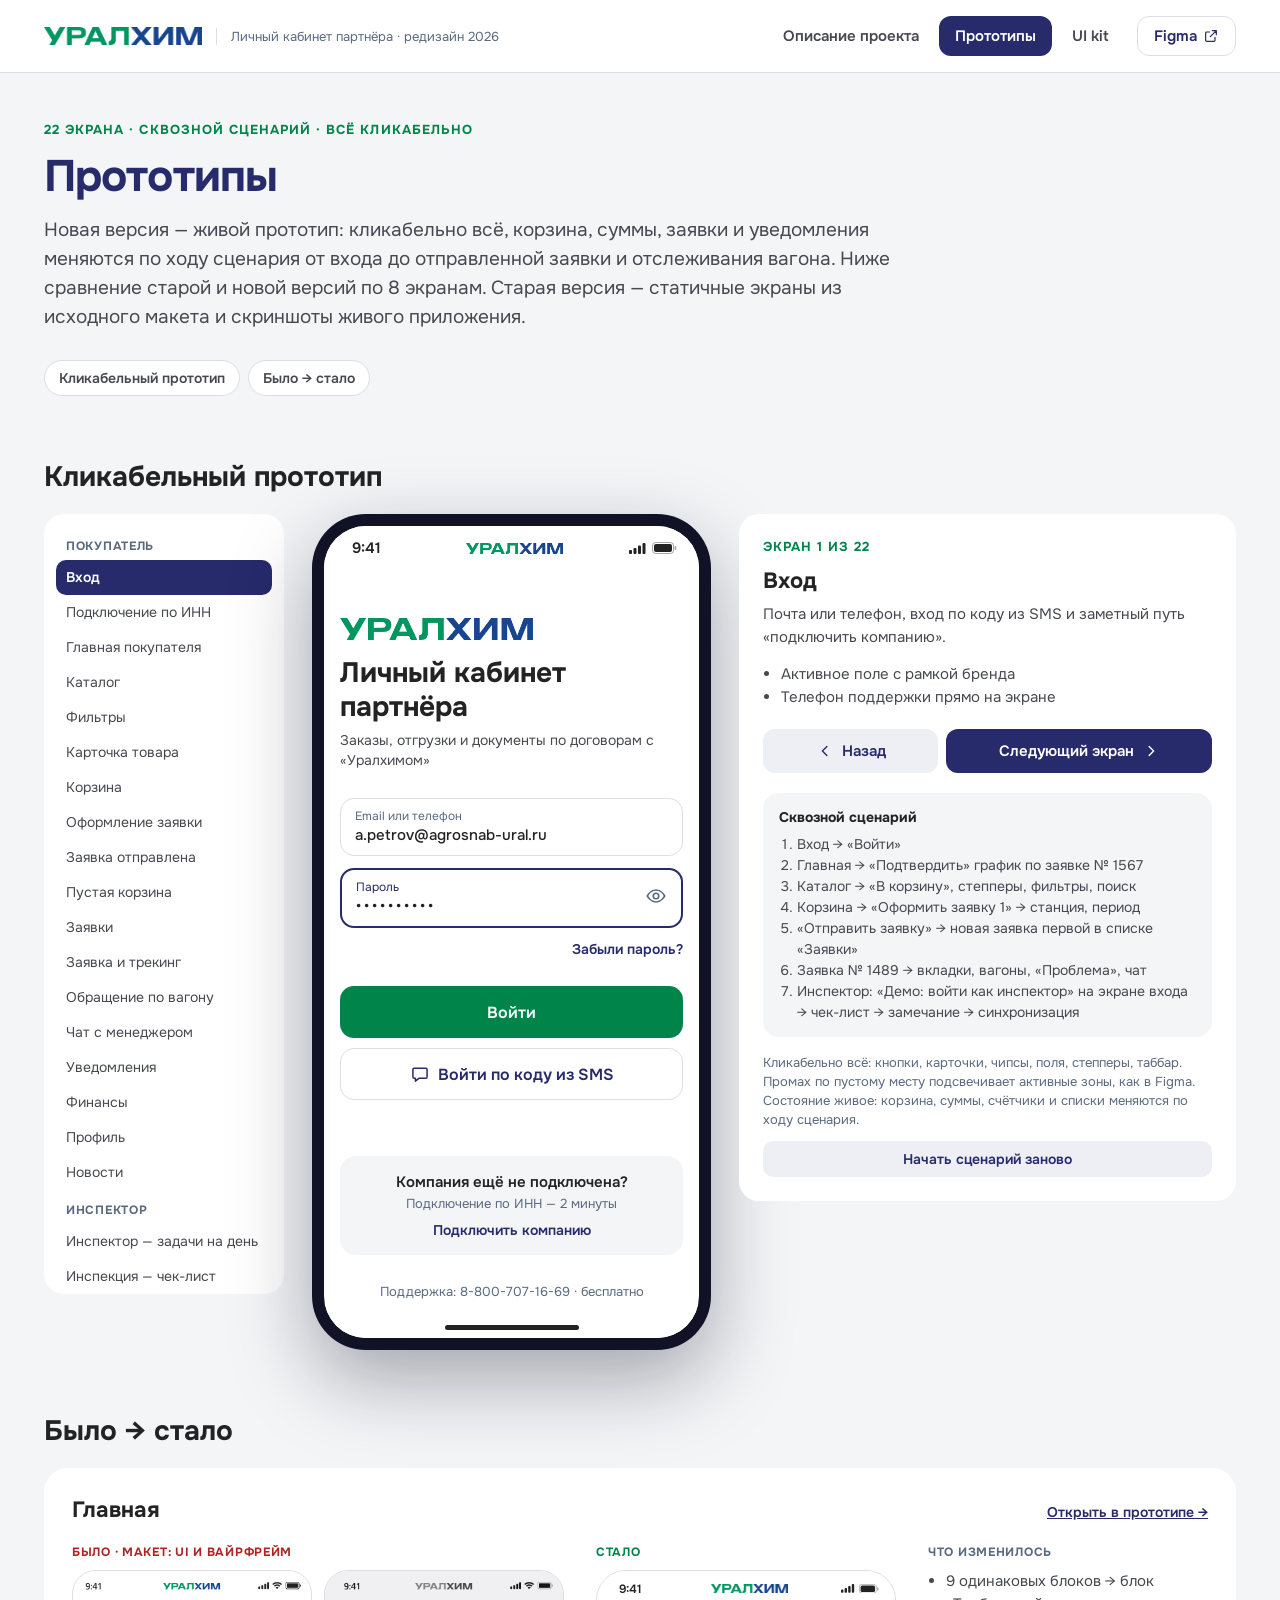
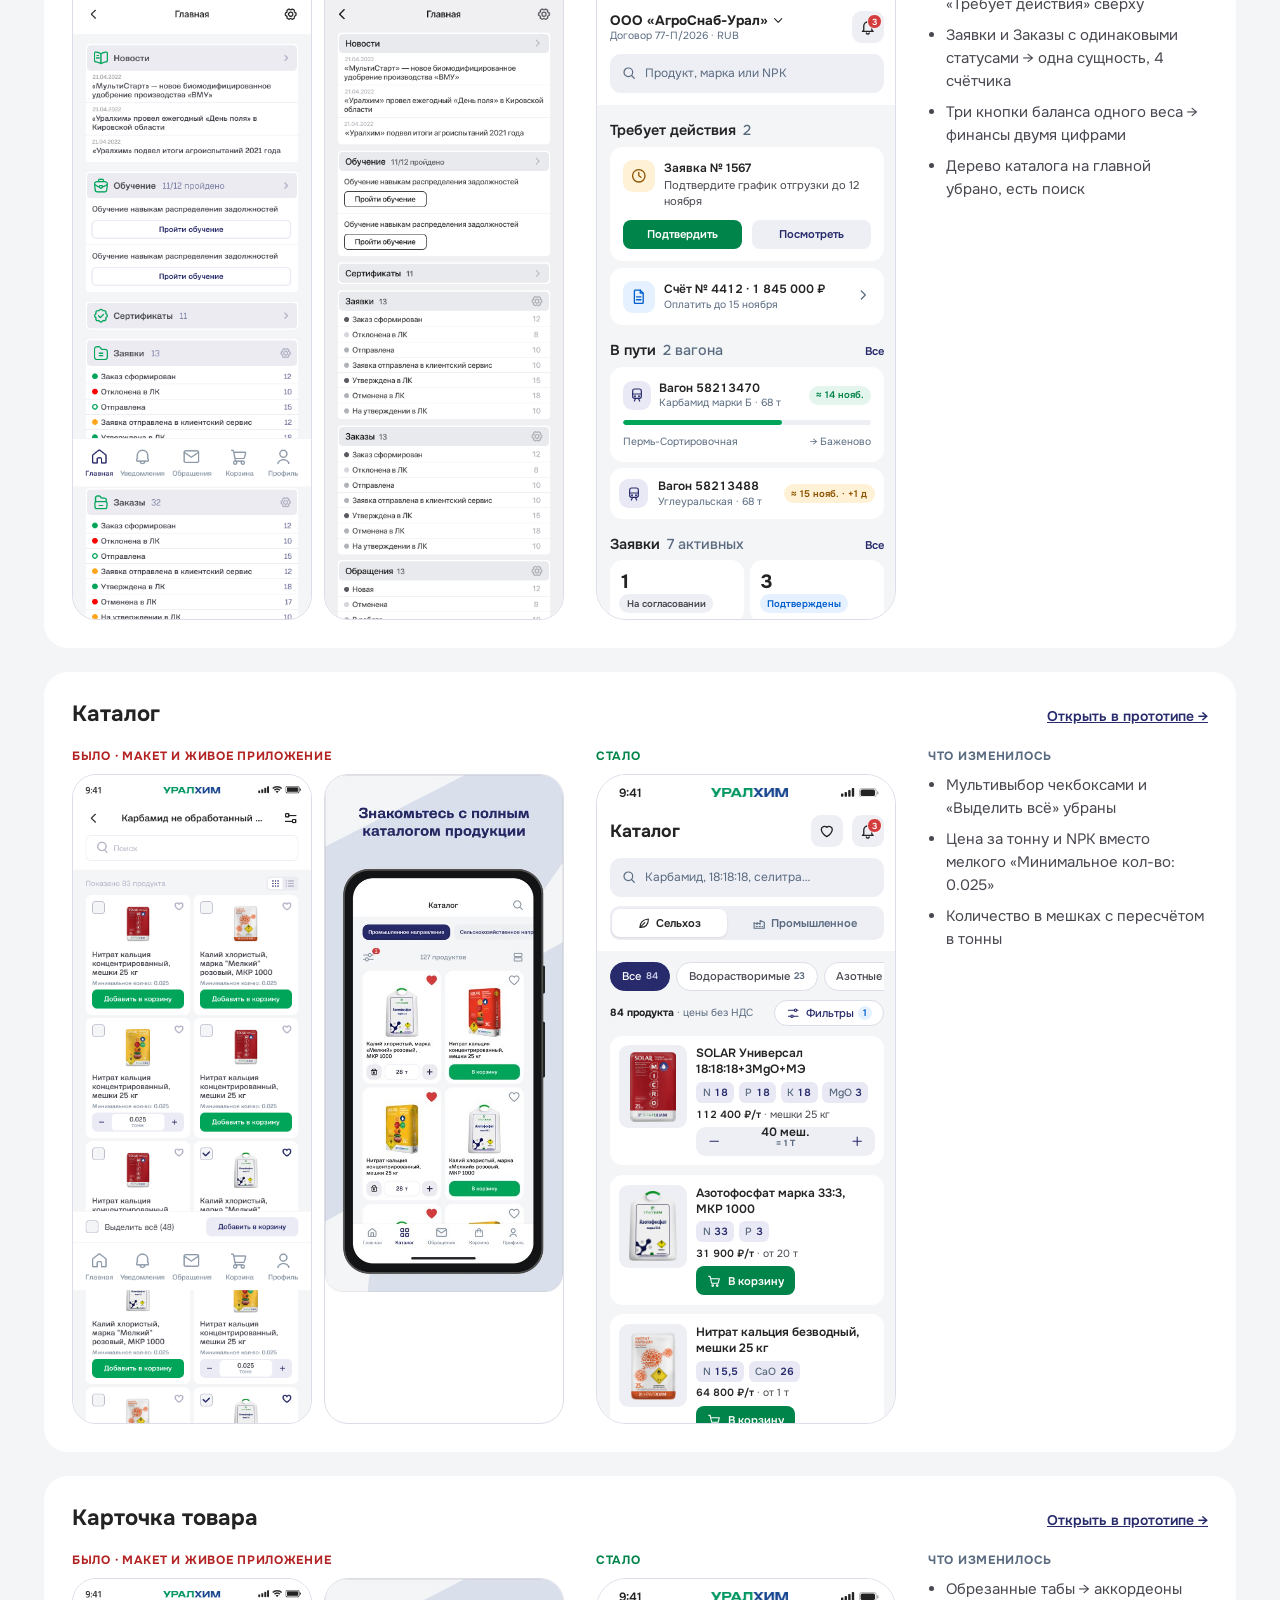
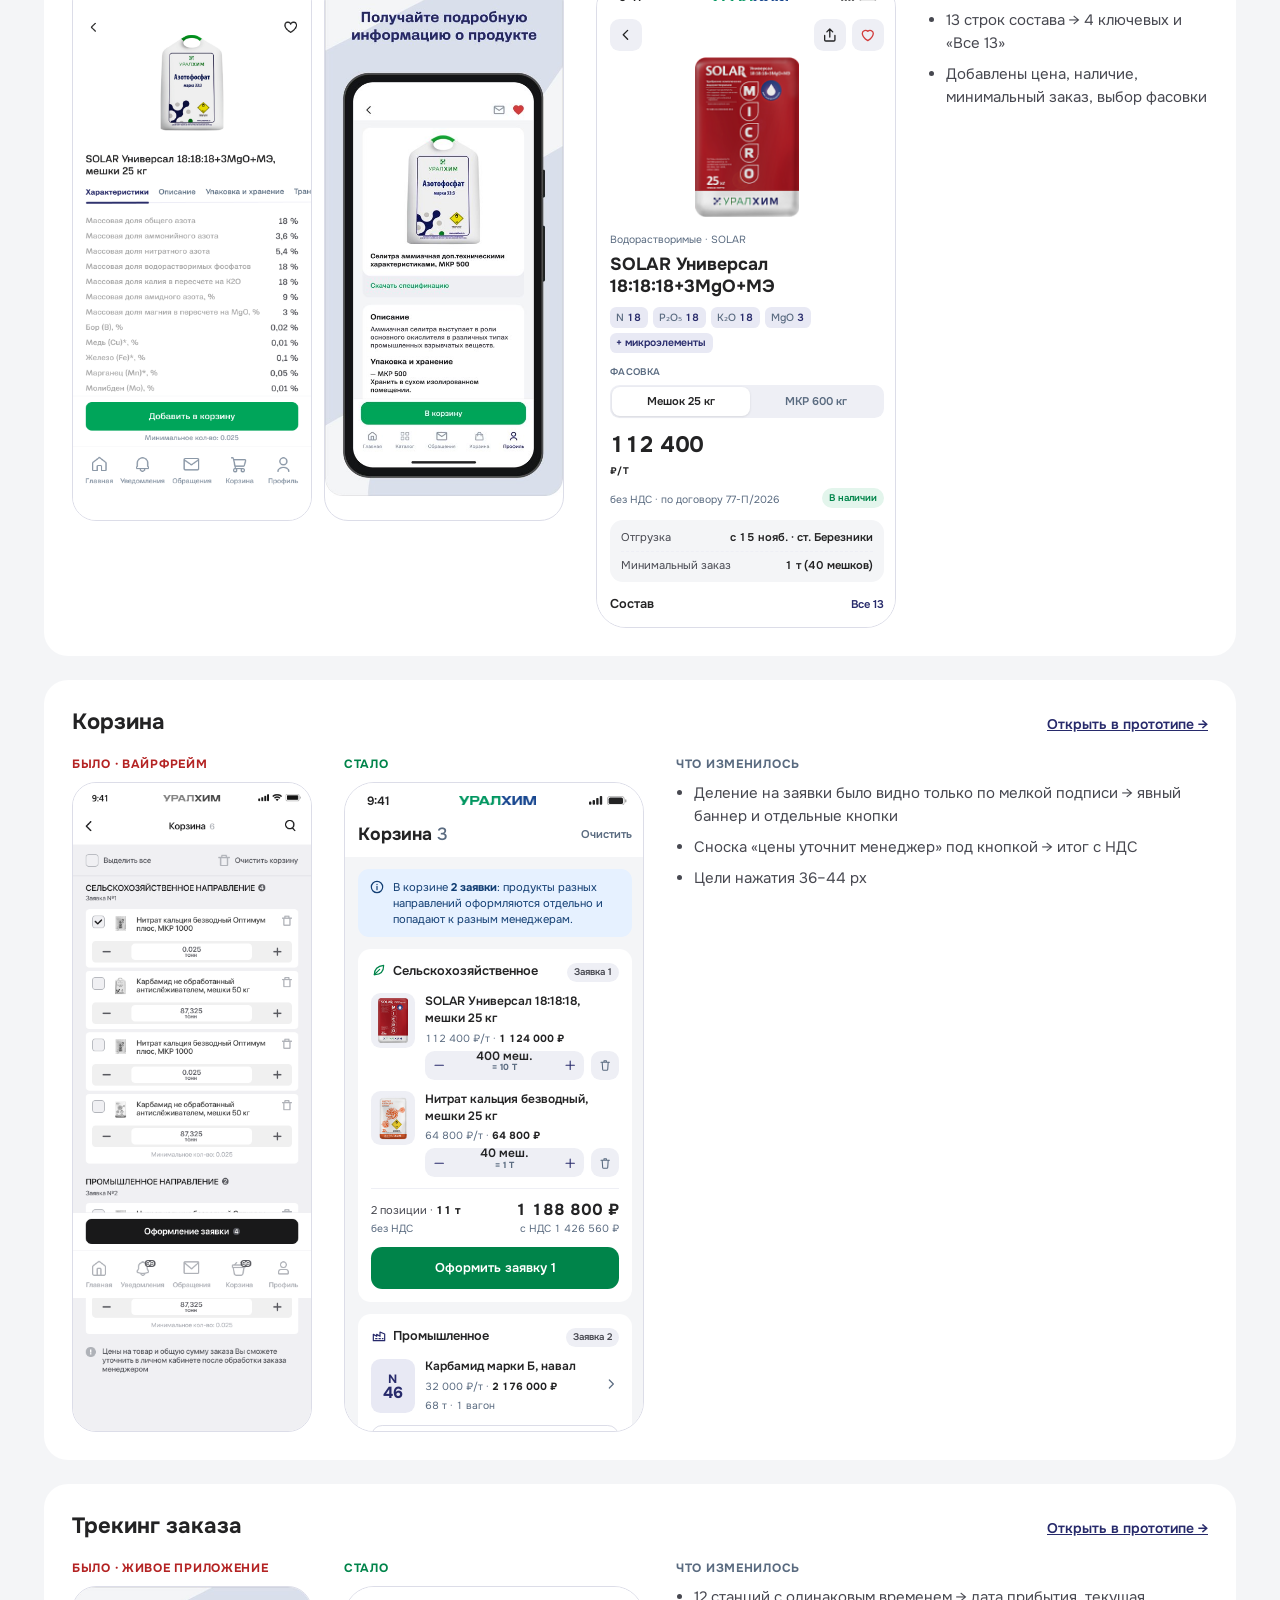
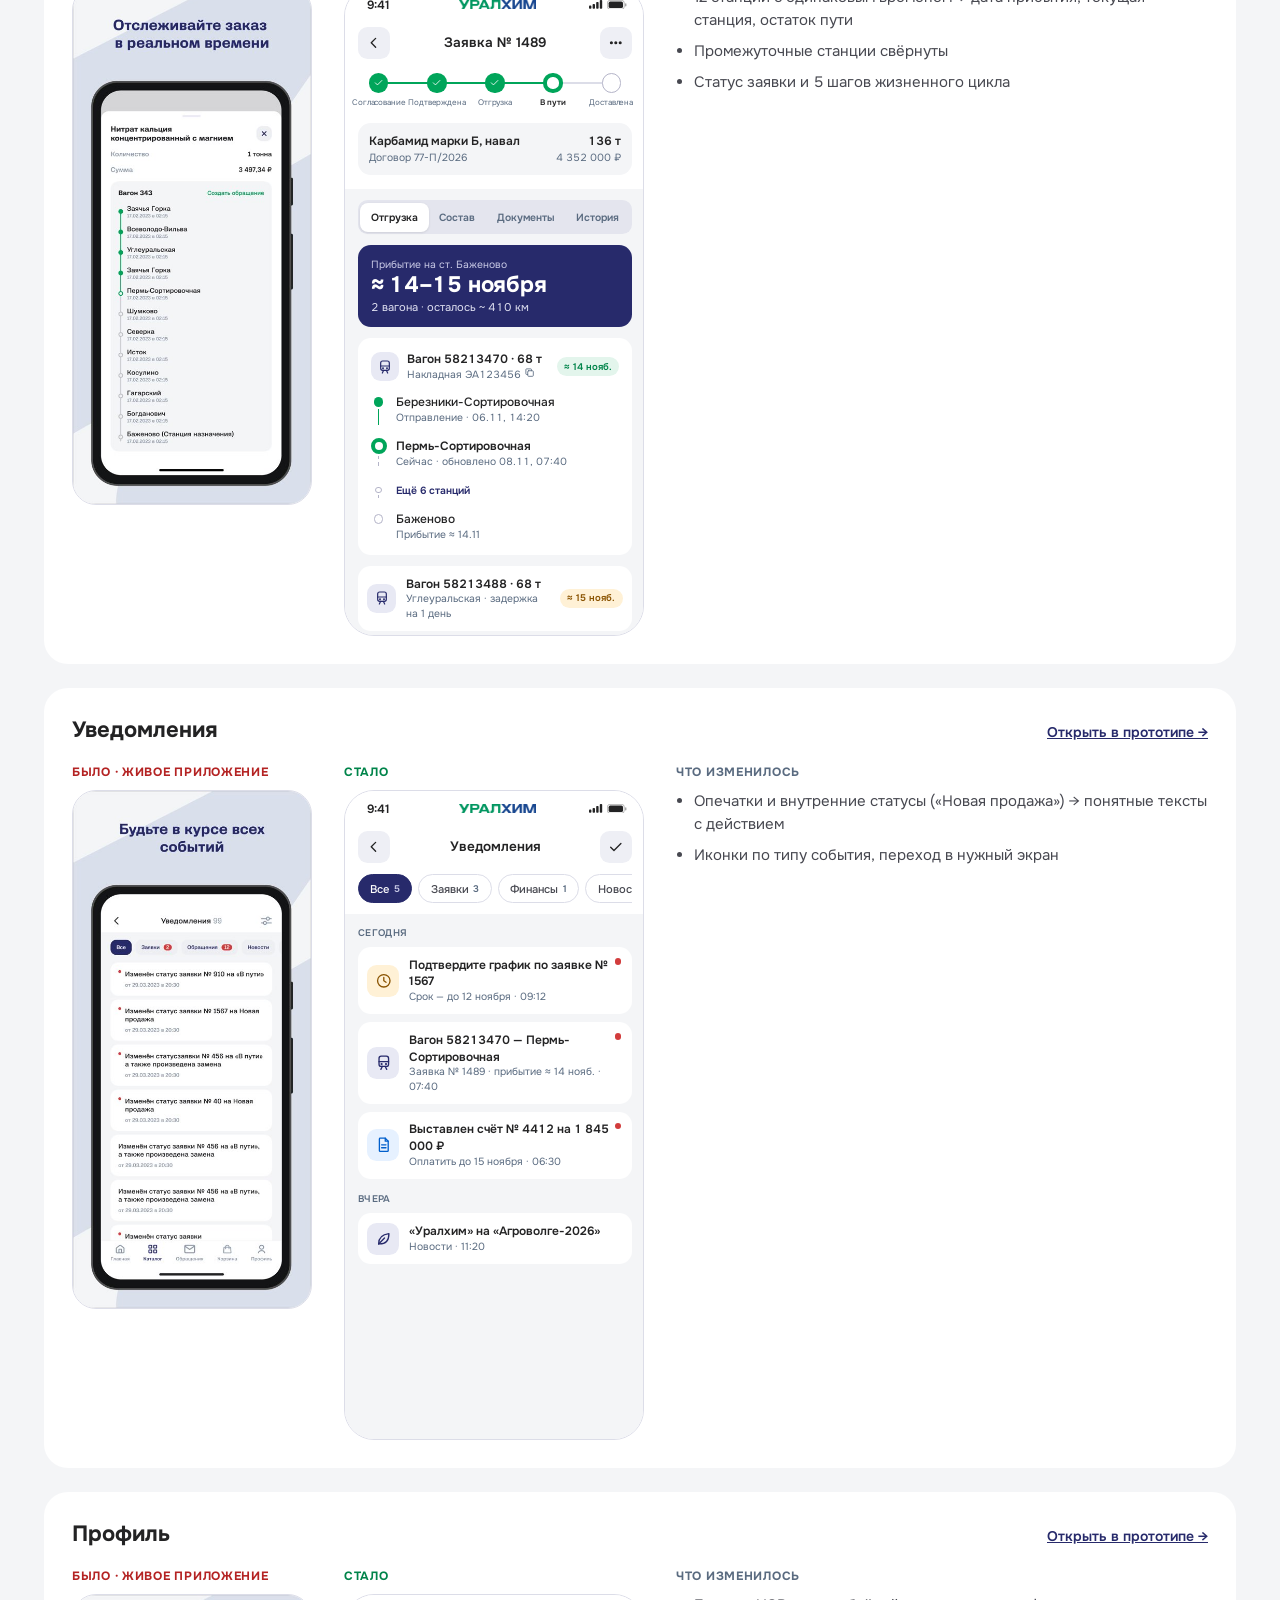
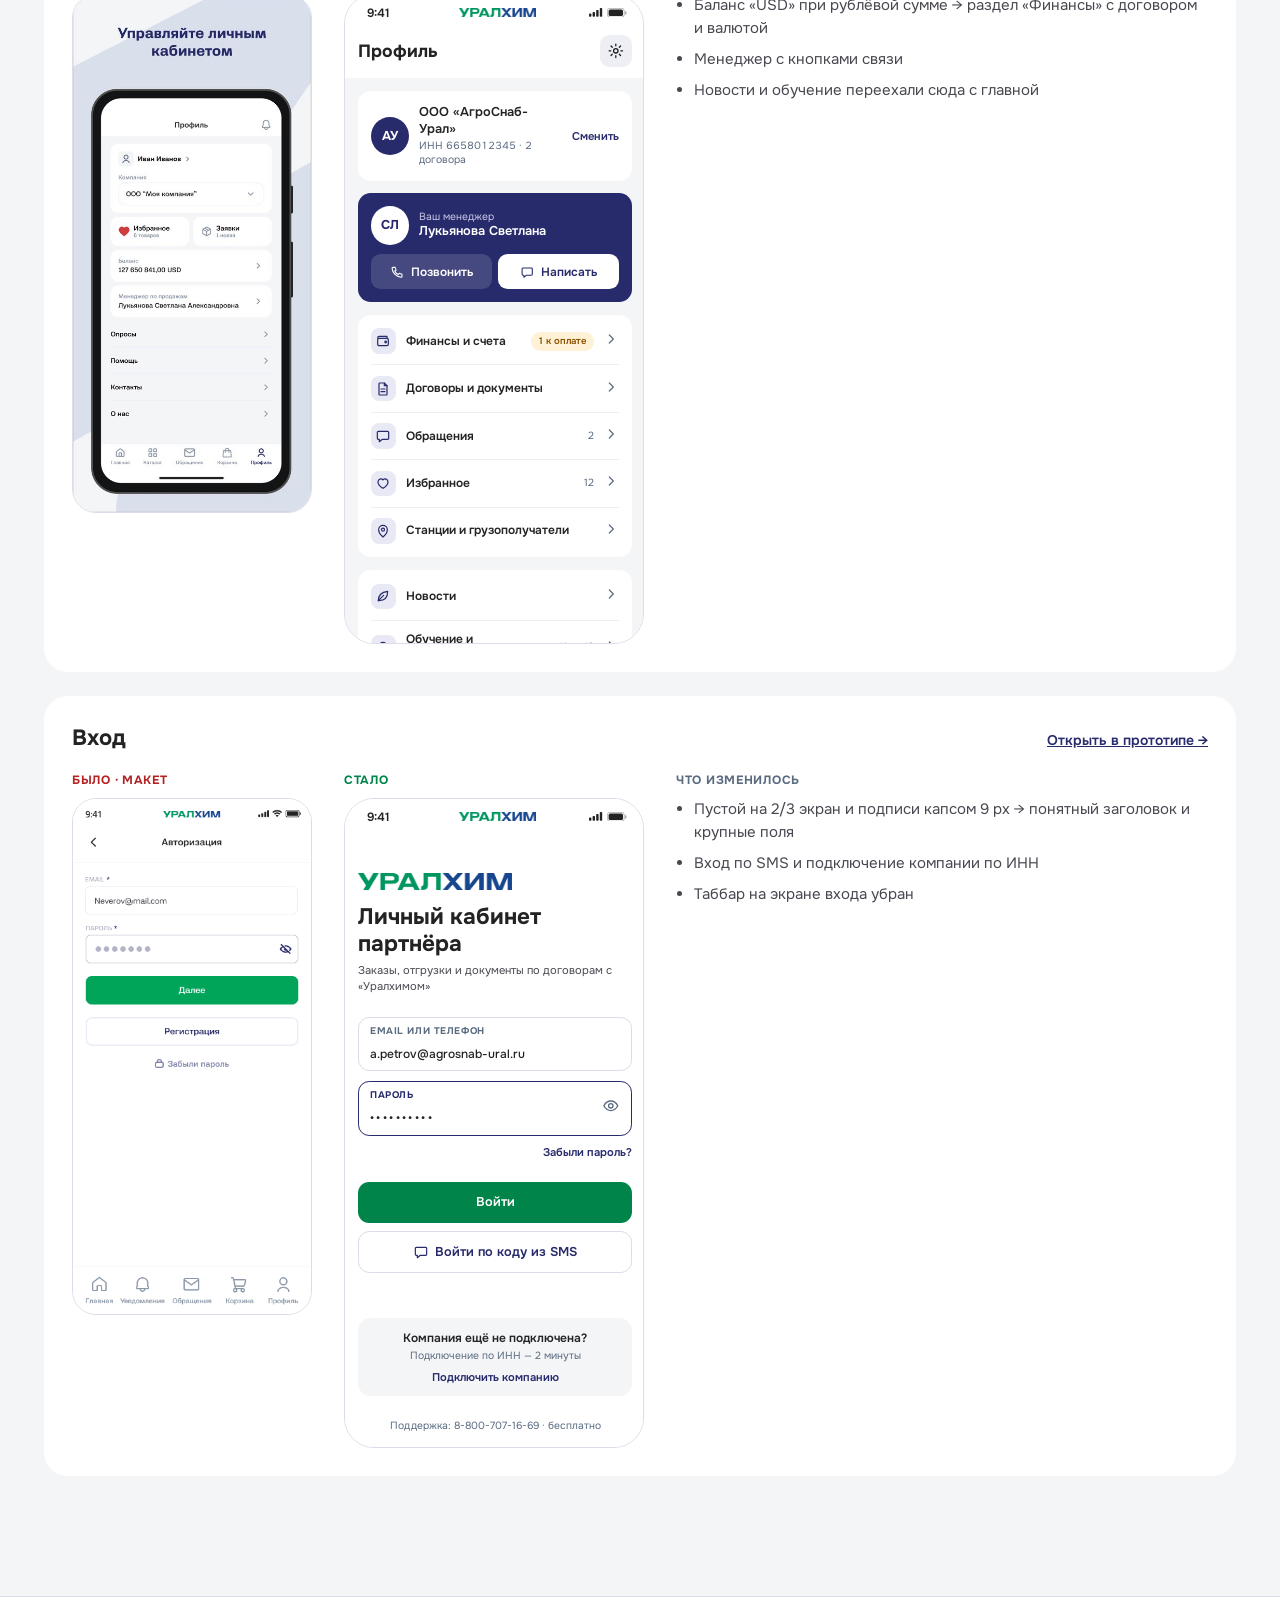
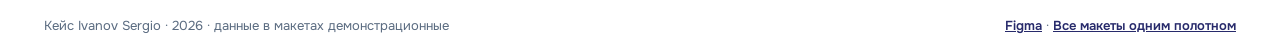
<file: prototip.html>
<!doctype html>
<html lang="ru"><head><meta charset="utf-8"><meta name="viewport" content="width=device-width, initial-scale=1">
<title>Прототипы · УРАЛХИМ — ЛК партнёра</title>
<link rel="preconnect" href="https://fonts.googleapis.com"><link href="https://fonts.googleapis.com/css2?family=Onest:wght@400;500;600;700&display=swap" rel="stylesheet">
<style>
:root{
  --p-white:#FFFFFF;
  --p-blue-950:#1E2050;
  --p-blue-900:#272A6B;
  --p-blue-700:#3A3E8C;
  --p-blue-300:#C9CAE6;
  --p-blue-100:#E8E9F4;
  --p-green-700:#006B3C;
  --p-green-600:#00844A;
  --p-green-500:#00A55A;
  --p-green-50:#E3F5EC;
  --p-gray-900:#232324;
  --p-gray-800:#474850;
  --p-gray-600:#5A6B80;
  --p-gray-300:#B4B4C8;
  --p-gray-200:#DCDDE8;
  --p-gray-150:#E4E5EE;
  --p-gray-100:#EEEFF5;
  --p-gray-50:#F4F5F7;
  --p-orange-800:#8A5300;
  --p-orange-500:#FFA61A;
  --p-orange-50:#FFF1D6;
  --p-red-700:#B42323;
  --p-red-500:#D23C3C;
  --p-red-50:#FDE8E8;
  --p-sky-700:#005FCC;
  --p-sky-500:#0073FF;
  --p-sky-50:#E6F1FF;
  --color-bg:var(--p-gray-50);
  --color-surface:var(--p-white);
  --color-surface-2:var(--p-gray-100);
  --color-surface-3:var(--p-gray-150);
  --color-surface-brand:var(--p-blue-100);
  --color-surface-inverse:var(--p-blue-900);
  --color-surface-dark:var(--p-blue-950);
  --color-border:var(--p-gray-200);
  --color-border-strong:var(--p-gray-300);
  --color-text-primary:var(--p-gray-900);
  --color-text-secondary:var(--p-gray-800);
  --color-text-tertiary:var(--p-gray-600);
  --color-text-brand:var(--p-blue-900);
  --color-text-on-brand:var(--p-white);
  --color-text-on-brand-muted:var(--p-blue-300);
  --color-action-primary:var(--p-green-600);
  --color-action-primary-pressed:var(--p-green-700);
  --color-action-brand:var(--p-blue-900);
  --color-accent:var(--p-green-500);
  --color-badge:var(--p-red-500);
  --color-success-fg:var(--p-green-600);
  --color-success-bg:var(--p-green-50);
  --color-warning-fg:var(--p-orange-800);
  --color-warning-bg:var(--p-orange-50);
  --color-warning-fill:var(--p-orange-500);
  --color-danger-fg:var(--p-red-700);
  --color-danger-bg:var(--p-red-50);
  --color-info-fg:var(--p-sky-700);
  --color-info-bg:var(--p-sky-50);
  --space-0:0px;
  --space-1:4px;
  --space-2:8px;
  --space-3:12px;
  --space-4:16px;
  --space-5:20px;
  --space-6:24px;
  --space-8:32px;
  --space-10:40px;
  --space-12:48px;
  --radius-s:8px;
  --radius-m:12px;
  --radius-l:14px;
  --radius-xl:16px;
  --radius-2xl:20px;
  --radius-full:999px;
  --size-button-l:52px;
  --size-button-m:44px;
  --size-button-s:36px;
  --size-field:56px;
  --size-tabbar:84px;
  --size-icon:24px;
  --size-icon-s:20px;
  --size-screen:375px;
  --font-display:700 28px/34px "Onest",system-ui,sans-serif;
  --font-h1:700 22px/28px "Onest",system-ui,sans-serif;
  --font-h2:600 18px/24px "Onest",system-ui,sans-serif;
  --font-title:600 16px/22px "Onest",system-ui,sans-serif;
  --font-title-s:600 15px/21px "Onest",system-ui,sans-serif;
  --font-body:400 15px/22px "Onest",system-ui,sans-serif;
  --font-body-s:400 14px/20px "Onest",system-ui,sans-serif;
  --font-caption:400 13px/18px "Onest",system-ui,sans-serif;
  --font-label:600 12px/16px "Onest",system-ui,sans-serif;
  --font-tab:500 11px/14px "Onest",system-ui,sans-serif;
  --bg:var(--color-bg);
  --surface:var(--color-surface);
  --surface-2:var(--color-surface-2);
  --border:var(--color-border);
  --border-strong:var(--color-border-strong);
  --t1:var(--color-text-primary);
  --t2:var(--color-text-secondary);
  --t3:var(--color-text-tertiary);
  --blue:var(--color-action-brand);
  --green:var(--color-accent);
  --green-a:var(--color-action-primary);
  --green-p:var(--color-action-primary-pressed);
  --ok:var(--color-success-fg);
  --ok-bg:var(--color-success-bg);
  --warn:var(--color-warning-fg);
  --warn-bg:var(--color-warning-bg);
  --warn-f:var(--color-warning-fill);
  --err:var(--color-danger-fg);
  --err-bg:var(--color-danger-bg);
  --info:var(--color-info-fg);
  --info-bg:var(--color-info-bg);
  --blue-2:var(--p-blue-700);
}

*{box-sizing:border-box;margin:0;padding:0}
body{font-family:"Onest",system-ui,sans-serif;background:#D9DBE4;color:var(--t1);-webkit-font-smoothing:antialiased;padding:48px 40px 80px}
.num{font-variant-numeric:tabular-nums}
/* шапка сайта кейса (общая для всех страниц) */
.hdr{position:sticky;top:0;z-index:20;background:rgba(255,255,255,.94);backdrop-filter:blur(12px);border-bottom:1px solid var(--border)}
.hdr-in{max-width:1240px;margin:0 auto;height:72px;padding:0 24px;display:flex;align-items:center;gap:20px}
.brand{display:flex;align-items:center;gap:14px;text-decoration:none;color:var(--t1);min-width:0}
.brand img{height:18px;flex:none}
.brand span{font-size:13px;color:var(--t3);border-left:1px solid var(--border);padding-left:14px;white-space:nowrap;overflow:hidden;text-overflow:ellipsis}
.menu-top{margin-left:auto;display:flex;gap:4px;align-items:center}
.menu-top a{height:40px;padding:0 16px;border-radius:12px;display:flex;align-items:center;gap:6px;font-size:15px;font-weight:600;color:var(--t2);text-decoration:none;white-space:nowrap}
.menu-top a:hover{background:var(--surface-2)}
.menu-top a.on{background:var(--blue);color:#fff}
.menu-top a.fig{border:1.5px solid var(--border);color:var(--blue);margin-left:8px}
.menu-top a.fig:hover{border-color:var(--blue);background:#fff}
.back-btn{height:40px;padding:0 14px 0 10px;border-radius:12px;display:flex;align-items:center;gap:4px;font-size:15px;font-weight:600;color:var(--blue);background:var(--surface-2);text-decoration:none;white-space:nowrap;flex:none}
.back-btn:hover{background:#E4E5EE}
.board-hdr{margin:-48px -40px 48px}
@media (max-width:760px){.hdr-in{height:auto;padding:12px 16px;flex-wrap:wrap;gap:10px}.menu-top{margin-left:0;width:100%;overflow-x:auto}.menu-top a{height:36px;padding:0 12px;font-size:14px}.brand span{display:none}}
.board{display:flex;flex-wrap:wrap;gap:56px 40px;align-items:flex-start;max-width:2000px;margin:0 auto}
.cap{width:375px}
.cap h3{font-size:13px;font-weight:600;color:var(--blue);letter-spacing:.06em;text-transform:uppercase;margin-bottom:12px}

/* ---------- screen ---------- */
.screen{width:375px;min-height:812px;background:var(--bg);border-radius:0;display:flex;flex-direction:column;position:relative;overflow:hidden;box-shadow:0 24px 60px rgba(39,42,107,.18)}
.sb{height:44px;display:flex;align-items:center;justify-content:space-between;padding:0 22px 0 28px;background:var(--surface);color:var(--t1);flex:none}
.sb-t{font-weight:600;font-size:15px;width:54px}
.sb-logo{height:11px}
.sb-r{display:flex;gap:6px;align-items:center;width:54px;justify-content:flex-end}
.sb-r svg{fill:currentColor}
.dark .sb{background:#1E2050;color:#fff}
.body{flex:1;padding:0 16px 24px;display:flex;flex-direction:column;gap:20px}

/* top bars */
.top{background:var(--surface);padding:6px 16px 14px;display:flex;align-items:center;gap:12px;flex:none}
.top h1{font-size:22px;line-height:28px;font-weight:700;flex:1}
.top .ttl{flex:1;font-size:17px;font-weight:600;text-align:center}
.icon-btn{width:40px;height:40px;border-radius:12px;display:flex;align-items:center;justify-content:center;color:var(--t1);position:relative;flex:none}
.icon-btn.soft{background:var(--surface-2)}
.dot-b{position:absolute;top:4px;right:3px;min-width:18px;height:18px;padding:0 5px;border-radius:9px;background:#D23C3C;color:#fff;font-size:11px;font-weight:600;line-height:18px;text-align:center;border:2px solid #fff}
.company{flex:1;display:flex;flex-direction:column}
.company b{font-size:17px;font-weight:700;display:flex;align-items:center;gap:4px}
.company span{font-size:13px;color:var(--t3)}

/* inputs */
.search{height:48px;border-radius:14px;background:var(--surface-2);display:flex;align-items:center;gap:10px;padding:0 14px;color:var(--t3);font-size:15px}
.top + .search-wrap{background:var(--surface);padding:0 16px 14px}
.field{background:var(--surface);border:1px solid var(--border);border-radius:14px;padding:9px 14px;min-height:56px;display:flex;align-items:center;gap:10px}
.field .fl{flex:1}
.field small{display:block;font-size:12px;color:var(--t3);line-height:16px}
.field b{font-size:15px;font-weight:500;line-height:22px}
.field.ph b{color:var(--t3);font-weight:400}
.field .chev{color:var(--t3)}

/* type */
.sec{display:flex;align-items:baseline;justify-content:space-between}
.sec h2{font-size:18px;line-height:24px;font-weight:600}
.sec h2 em{font-style:normal;color:var(--t3);font-weight:500;margin-left:4px}
.link{font-size:14px;font-weight:600;color:var(--blue)}
.cap-t{font-size:13px;line-height:18px;color:var(--t3)}
.label{font-size:12px;font-weight:600;letter-spacing:.04em;text-transform:uppercase;color:var(--t3)}

/* cards */
.card{background:var(--surface);border-radius:16px;padding:16px}
.card.tight{padding:12px}
.stack{display:flex;flex-direction:column;gap:8px}
.row{display:flex;align-items:center;gap:12px}
.between{display:flex;justify-content:space-between;align-items:center}
.ico{width:40px;height:40px;border-radius:12px;display:flex;align-items:center;justify-content:center;flex:none}
.ico.warn{background:var(--warn-bg);color:var(--warn)}
.ico.info{background:var(--info-bg);color:var(--info)}
.ico.ok{background:var(--ok-bg);color:var(--ok)}
.ico.blue{background:#E8E9F4;color:var(--blue)}
.ttl16{font-size:16px;line-height:22px;font-weight:600}
.ttl15{font-size:15px;line-height:21px;font-weight:600}
.t2{color:var(--t2);font-size:14px;line-height:20px}
.t3{color:var(--t3);font-size:13px;line-height:18px}
.amount{font-size:28px;line-height:34px;font-weight:700;font-variant-numeric:tabular-nums;letter-spacing:-.01em}
.amount small{font-size:18px;font-weight:600}

/* buttons */
.btn{height:52px;border-radius:14px;display:flex;align-items:center;justify-content:center;gap:8px;font-size:16px;font-weight:600;padding:0 18px;white-space:nowrap}
.btn svg,.row svg,.pill svg,.chip svg{flex:none}
.btn,.chip,.pill{min-width:0;max-width:100%}
.lbl{min-width:0;overflow:hidden;text-overflow:ellipsis;white-space:nowrap}
.btn.dis{background:var(--surface-2);color:var(--t3);pointer-events:none}
.field.err{border:2px solid var(--err)}
.field-err{font-size:12px;line-height:16px;color:var(--err);margin:-4px 0 0 14px}
.btn.m{height:44px;font-size:15px;border-radius:12px}
.btn.s{height:36px;font-size:14px;border-radius:10px;padding:0 14px}
.btn.pri{background:var(--green-a);color:#fff}
.btn.sec{background:var(--surface-2);color:var(--blue)}
.btn.out{background:var(--surface);color:var(--blue);border:1.5px solid var(--border)}
.btn.blue{background:var(--blue);color:#fff}
.btn.white{background:#fff;color:var(--blue)}
.btn.full{width:100%}

/* chips & pills */
.chips{display:flex;gap:8px;overflow:hidden;white-space:nowrap}
.chip{height:36px;padding:0 14px;border-radius:999px;background:var(--surface);border:1px solid var(--border);display:inline-flex;align-items:center;gap:6px;font-size:14px;font-weight:500;color:var(--t2);flex:none}
.chip.on{background:var(--blue);border-color:var(--blue);color:#fff}
.chip .n{font-size:12px;font-weight:600;color:var(--t3)}
.chip.on .n{color:#C9CAE6}
.pill{display:inline-flex;align-items:center;gap:4px;height:24px;padding:0 9px;border-radius:999px;font-size:12px;font-weight:600;white-space:nowrap}
.pill svg{width:14px;height:14px}
.pill.ok{background:var(--ok-bg);color:var(--ok)}
.pill.warn{background:var(--warn-bg);color:var(--warn)}
.pill.err{background:var(--err-bg);color:var(--err)}
.pill.info{background:var(--info-bg);color:var(--info)}
.pill.neu{background:var(--surface-2);color:var(--t2)}
.npk{display:flex;gap:6px;flex-wrap:wrap}
.npk span{height:26px;padding:0 8px;border-radius:8px;background:#E8E9F4;color:var(--blue);font-size:13px;font-weight:600;display:inline-flex;align-items:center;font-variant-numeric:tabular-nums}
.npk span i{font-style:normal;font-weight:500;color:var(--t3);margin-right:4px}

/* segmented */
.seg{display:flex;background:var(--surface-2);border-radius:12px;padding:3px}
.seg>div{flex:1 1 auto;min-width:0;height:36px;padding:0 12px;gap:6px;border-radius:10px;display:flex;align-items:center;justify-content:center;font-size:14px;font-weight:600;color:var(--t3);white-space:nowrap;cursor:pointer}
.seg>div svg{flex:none}
.seg>div:first-child:nth-last-child(n+4),.seg>div:first-child:nth-last-child(n+4)~div{padding:0 8px;font-size:13px}
.seg .on{background:#fff;color:var(--t1);box-shadow:0 1px 3px rgba(35,35,36,.12)}

/* progress */
.prog{height:6px;border-radius:3px;background:var(--surface-2);position:relative;overflow:hidden}
.prog i{position:absolute;left:0;top:0;bottom:0;border-radius:3px;background:var(--green)}

/* stepper */
.stepper{display:flex;align-items:center;height:44px;border-radius:12px;background:var(--surface-2);overflow:hidden}
.stepper .sbtn{width:44px;height:44px;display:flex;align-items:center;justify-content:center;color:var(--blue)}
.stepper .val{flex:1;text-align:center;line-height:1.1}
.stepper .val b{display:block;font-size:15px;font-weight:600;font-variant-numeric:tabular-nums}
.stepper .val small{font-size:11px;color:var(--t3)}

/* tabbar */
.tab{height:84px;background:rgba(255,255,255,.96);border-top:1px solid var(--border);display:flex;padding:6px 6px 0;position:relative;flex:none}
.tab-i{flex:1;display:flex;flex-direction:column;align-items:center;gap:3px;font-size:11px;font-weight:500;color:var(--t3);padding-top:2px}
.tab-i.on{color:var(--blue);font-weight:600}
.tab-ic{position:relative;height:26px;display:flex;align-items:center}
.tab-i.on .tab-ic::after{content:"";position:absolute;left:50%;top:-8px;width:20px;height:3px;border-radius:2px;background:var(--green);transform:translateX(-50%)}
.tab-b{position:absolute;top:-3px;left:16px;min-width:18px;height:18px;border-radius:9px;background:#D23C3C;color:#fff;font-size:11px;font-weight:600;line-height:16px;text-align:center;border:1.5px solid #fff;padding:0 4px}
.home-ind{position:absolute;bottom:8px;left:50%;transform:translateX(-50%);width:134px;height:5px;border-radius:3px;background:var(--t1)}

/* sticky bottom bar (non-tab screens) */
.dock{background:var(--surface);border-top:1px solid var(--border);padding:12px 16px 34px;display:flex;gap:10px;flex:none;position:relative}
.dock .home-ind{bottom:8px}
.dock .btn{min-width:0;padding:0 12px}

/* product */
.pcard{background:var(--surface);border-radius:16px;padding:12px;display:flex;gap:12px}
.pimg{width:84px;height:104px;border-radius:12px;background:var(--surface-2);display:flex;align-items:center;justify-content:center;flex:none}
.pimg img{height:88px}
.pinfo{flex:1;display:flex;flex-direction:column;gap:6px;min-width:0}
.pname{font-size:15px;line-height:20px;font-weight:600}
.price{font-size:13px;color:var(--t2)}
.price b{color:var(--t1);font-weight:600}

/* timeline */
.tl{display:flex;flex-direction:column}
.tl-i{display:flex;gap:12px;position:relative;padding-bottom:16px}
.tl-i:last-child{padding-bottom:0}
.tl-dot{width:20px;display:flex;flex-direction:column;align-items:center;flex:none}
.tl-dot b{width:12px;height:12px;border-radius:6px;background:var(--green);margin-top:4px;flex:none}
.tl-dot b.cur{width:20px;height:20px;border-radius:10px;background:#fff;border:5px solid var(--green);margin-top:0}
.tl-dot b.fut{background:#fff;border:2px solid var(--border-strong)}
.tl-dot i{flex:1;width:2px;background:var(--green);margin-top:2px}
.tl-dot i.fut{background:repeating-linear-gradient(var(--border-strong) 0 4px,transparent 4px 8px)}
.tl-c{flex:1}

/* list rows */
.lrow{display:flex;align-items:center;gap:12px;padding:14px 0;border-bottom:1px solid var(--surface-2)}
.lrow:last-child{border-bottom:0;padding-bottom:0}
.lrow:first-child{padding-top:0}
.lrow .chev{color:var(--t3)}
.kv{display:flex;justify-content:space-between;font-size:14px;line-height:20px;padding:7px 0;border-bottom:1px dashed var(--surface-2)}
.kv span{color:var(--t2)}
.kv b{font-weight:600;font-variant-numeric:tabular-nums}

/* banners */
.banner{border-radius:14px;padding:12px 14px;display:flex;gap:10px;font-size:14px;line-height:20px}
.banner.info{background:var(--info-bg);color:#123E73}
.banner.dark{background:#1E2050;color:#fff}

/* life-cycle stepper */
.lc{display:flex;align-items:flex-start;position:relative;margin:0 -10px;letter-spacing:-.01em}
.lc-line{position:absolute;top:11px;left:10%;right:10%;height:2px;background:var(--border)}
.lc-line i{position:absolute;left:0;top:0;bottom:0;background:var(--green)}
.lc-s{flex:1;display:flex;flex-direction:column;align-items:center;gap:6px;position:relative;font-size:10px;line-height:14px;color:var(--t3);text-align:center}
.lc-s b{width:24px;height:24px;border-radius:12px;background:var(--green);color:#fff;display:flex;align-items:center;justify-content:center;position:relative;z-index:1}
.lc-s b svg{width:14px;height:14px}
.lc-s.cur b{background:#fff;border:6px solid var(--green)}
.lc-s.cur{color:var(--t1);font-weight:600}
.lc-s.fut b{background:#fff;border:2px solid var(--border-strong)}

/* fab */
.fab{position:absolute;right:16px;bottom:100px;height:56px;padding:0 20px 0 16px;border-radius:18px;background:var(--blue);color:#fff;display:flex;align-items:center;gap:8px;font-weight:600;font-size:15px;box-shadow:0 10px 24px rgba(39,42,107,.35)}

/* ---------- cover sheet ---------- */
.sheet{width:1600px;background:#fff;padding:72px 80px 80px;color:var(--t1);box-shadow:0 24px 60px rgba(39,42,107,.12)}
.sheet .eyebrow{font-size:14px;font-weight:600;color:var(--green-a);letter-spacing:.08em;text-transform:uppercase}
.sheet h1{font-size:56px;line-height:62px;font-weight:700;color:var(--blue);margin:14px 0 18px;letter-spacing:-.02em}
.sheet .lead{font-size:20px;line-height:30px;color:var(--t2);max-width:1000px}
.sheet .grid3{display:grid;grid-template-columns:repeat(3,1fr);gap:24px;margin-top:48px}
.sheet .grid4{display:grid;grid-template-columns:repeat(4,1fr);gap:20px;margin-top:20px}
.sheet h2{font-size:28px;line-height:34px;font-weight:700;margin-top:64px}
.sheet .box{background:var(--bg);border-radius:20px;padding:24px}
.sheet .box h4{font-size:18px;line-height:24px;font-weight:600;margin:12px 0 8px}
.sheet .box p{font-size:15px;line-height:22px;color:var(--t2)}
.sheet .tag{display:inline-flex;height:26px;padding:0 10px;border-radius:999px;font-size:12px;font-weight:700;align-items:center;letter-spacing:.04em}
.sheet .was{font-size:14px;line-height:20px;color:var(--t3);margin-top:10px}
.sheet .sw{border-radius:16px;overflow:hidden;border:1px solid var(--border)}
.sheet .sw div{height:84px}
.sheet .sw p{padding:10px 14px;font-size:13px;line-height:18px;color:var(--t2)}
.sheet .sw p b{display:block;color:var(--t1);font-size:14px}
.sheet .metric{border-left:3px solid var(--green);padding:4px 0 4px 18px}
.sheet .metric b{font-size:32px;line-height:38px;color:var(--blue);display:block}
.sheet .metric span{font-size:15px;line-height:22px;color:var(--t2)}
.sheet .typo{display:flex;gap:40px;align-items:baseline;margin-top:20px;flex-wrap:wrap}
/* ---------- extra components ---------- */
.wrap{display:flex;flex-wrap:wrap;gap:8px}
.cbx{width:22px;height:22px;border-radius:7px;border:1.5px solid var(--border-strong);display:flex;align-items:center;justify-content:center;flex:none;color:#fff}
.cbx.on{background:var(--green-a);border-color:var(--green-a)}
.tgl{width:51px;height:31px;border-radius:16px;background:var(--border-strong);position:relative;flex:none}
.tgl i{position:absolute;top:2px;left:2px;width:27px;height:27px;border-radius:14px;background:#fff;box-shadow:0 2px 4px rgba(0,0,0,.18)}
.tgl.on{background:var(--green-a)}.tgl.on i{left:22px}
.nrow{position:relative}
.nrow.unread::after{content:"";position:absolute;top:14px;right:14px;width:8px;height:8px;border-radius:4px;background:#D23C3C}
.mini-lc{display:flex;gap:4px}.mini-lc i{flex:1;height:4px;border-radius:2px;background:var(--surface-2)}
.mini-lc i.d{background:var(--green)}.mini-lc i.c{background:linear-gradient(90deg,var(--green) 50%,var(--surface-2) 50%)}
.ava{width:48px;height:48px;border-radius:24px;background:var(--blue);color:#fff;display:flex;align-items:center;justify-content:center;font-weight:700;font-size:16px;flex:none}
.menu{padding:4px 16px}.menu .lrow{padding:13px 0}.menu .lrow:first-child{padding-top:13px}.menu .lrow:last-child{padding-bottom:13px}
.mi{width:32px;height:32px;border-radius:10px;background:#E8E9F4;color:var(--blue);display:flex;align-items:center;justify-content:center;flex:none}
.sheet-m{flex:1;background:var(--surface);border-radius:20px 20px 0 0;padding:10px 16px 10px;display:flex;flex-direction:column;gap:20px}
.handle{width:40px;height:5px;border-radius:3px;background:var(--border);margin:0 auto -6px}
.big-ok{width:96px;height:96px;border-radius:48px;background:var(--ok-bg);color:var(--ok);display:flex;align-items:center;justify-content:center}
.day{align-self:center;font-size:12px;font-weight:600;color:var(--t3);background:var(--surface-2);padding:4px 10px;border-radius:999px}
.bub{max-width:80%;padding:10px 12px 6px;border-radius:18px;font-size:15px;line-height:21px;background:var(--surface);align-self:flex-start;border-bottom-left-radius:6px}
.bub i{display:block;text-align:right;font-style:normal;font-size:11px;color:var(--t3);margin-top:2px}
.bub.out{align-self:flex-end;background:var(--blue);color:#fff;border-radius:18px;border-bottom-right-radius:6px}
.bub.out i{color:#C9CAE6}
.bub.file{display:flex;gap:10px;align-items:center;flex-wrap:wrap;font-size:14px;line-height:19px}.bub.file i{width:100%}
.ph-t{width:76px;height:76px;border-radius:14px;background:var(--surface-2);color:var(--t3);display:flex;flex-direction:column;align-items:center;justify-content:center;gap:4px;font-size:11px;flex:none}
.ph-t.s{width:56px;height:56px}
.ph-t.add{background:var(--surface);border:1.5px dashed var(--border-strong);color:var(--blue)}
.ph-l{flex:1.4;height:176px;border-radius:16px;background:linear-gradient(160deg,#8C8E78,#5E5A4A);color:#fff;display:flex;flex-direction:column;align-items:center;justify-content:center;gap:6px;font-size:12px}
.ph-l.s{flex:1;height:84px;background:linear-gradient(160deg,#A39F8A,#6E6A58)}
.ph-l.add{background:var(--surface);border:1.5px dashed var(--border-strong);color:var(--blue)}
.photos{display:flex;gap:8px}
.ck{display:flex;align-items:center;gap:10px;background:var(--surface);border-radius:12px;padding:12px 14px;font-size:15px;color:var(--t1)}
.ck svg{flex:none;color:var(--border-strong)}
.ck.done{color:var(--t3)}.ck.done svg{background:var(--green);color:#fff;border-radius:10px;padding:2px;width:20px;height:20px}
.nthumb{width:56px;height:56px;border-radius:12px;background:#E8E9F4;color:var(--blue);display:flex;align-items:center;justify-content:center;flex:none}
[data-go]{cursor:pointer}
/* ---------- design system sheet ---------- */
.ds-grid{display:grid;grid-template-columns:repeat(9,1fr);gap:12px;margin-top:16px}
.ds-sw{border-radius:14px;overflow:hidden;border:1px solid var(--border);background:#fff}
.ds-sw div{height:56px}
.ds-sw p{padding:8px 10px;font-size:12px;line-height:16px;color:var(--t2)}
.ds-sw p b{display:block;color:var(--t1);font-size:12px}
.ds-row{display:flex;gap:24px;align-items:center;padding:10px 0;border-bottom:1px solid var(--surface-2)}
.ds-row code{font-family:ui-monospace,Consolas,monospace;font-size:12px;color:var(--t3);width:220px;flex:none}
.ds-comp{display:flex;flex-wrap:wrap;gap:12px;align-items:center;margin-top:16px}
.ds-cols{display:grid;grid-template-columns:1fr 1fr;gap:48px}
/* ---------- prototype viewer ---------- */
body.proto{background:#2A2C45;padding:32px;display:flex;justify-content:center;gap:32px;align-items:flex-start;min-height:100vh}
body.proto .pv-phone{width:399px;height:836px;border-radius:52px;background:#0E0F1A;padding:12px;box-shadow:0 30px 80px rgba(0,0,0,.45);flex:none}
body.proto .pv-scroll{width:375px;height:812px;border-radius:40px;overflow-y:auto;overflow-x:hidden;background:#fff;scrollbar-width:none}
body.proto .pv-scroll .screen{box-shadow:none}
body.proto .pv-side{color:#fff;width:280px;font-size:14px;line-height:20px}
body.proto .pv-side h2{font-size:20px;margin-bottom:6px}
body.proto .pv-side p{color:#C9CAE6;margin-bottom:16px}
body.proto .pv-side a{display:block;color:#E1E2F2;text-decoration:none;padding:5px 10px;border-radius:8px}
body.proto .pv-side a.on{background:var(--green-a);color:#fff}
body.proto [data-go]:hover{outline:2px solid rgba(0,165,90,.55);outline-offset:2px;border-radius:12px}

.h2s,.kit-sec,.ba{scroll-margin-top:92px}
body.site{padding:0;background:var(--bg);min-height:100vh;display:flex;flex-direction:column}
.hdr{position:sticky;top:0;z-index:20;background:rgba(255,255,255,.92);backdrop-filter:blur(12px);border-bottom:1px solid var(--border)}
.hdr-in{max-width:1240px;margin:0 auto;height:72px;padding:0 24px;display:flex;align-items:center;gap:24px}
.brand{display:flex;align-items:center;gap:14px;text-decoration:none;color:var(--t1);min-width:0}
.brand img{height:18px;flex:none}
.brand span{font-size:13px;color:var(--t3);border-left:1px solid var(--border);padding-left:14px;white-space:nowrap;overflow:hidden;text-overflow:ellipsis}
.menu-top{margin-left:auto;display:flex;gap:4px}
.menu-top a{height:40px;padding:0 16px;border-radius:12px;display:flex;align-items:center;font-size:15px;font-weight:600;color:var(--t2);text-decoration:none;white-space:nowrap}
.menu-top a:hover{background:var(--surface-2)}
.menu-top a.on{background:var(--blue);color:#fff}
.wrapx{max-width:1240px;margin:0 auto;padding:48px 24px 96px;width:100%;flex:1}
.ph1{font-size:44px;line-height:52px;font-weight:700;color:var(--blue);letter-spacing:-.02em}
.plead{font-size:19px;line-height:29px;color:var(--t2);max-width:860px;margin-top:14px}
.eyeb{font-size:13px;font-weight:700;letter-spacing:.08em;text-transform:uppercase;color:var(--green-a);margin-bottom:12px}
.h2s{font-size:28px;line-height:34px;font-weight:700;margin:64px 0 20px;color:var(--t1)}
.h3s{font-size:18px;line-height:24px;font-weight:600;margin:28px 0 12px}
.g2{display:grid;grid-template-columns:repeat(2,1fr);gap:20px}
.g3{display:grid;grid-template-columns:repeat(3,1fr);gap:20px}
.g4{display:grid;grid-template-columns:repeat(4,1fr);gap:16px}
.box{background:var(--surface);border-radius:20px;padding:24px}
.box h4{font-size:18px;line-height:24px;font-weight:600;margin:12px 0 8px}
.box p,.box li{font-size:15px;line-height:23px;color:var(--t2)}
.box ul{padding-left:18px}
.tagx{display:inline-flex;height:26px;padding:0 10px;border-radius:999px;font-size:12px;font-weight:700;align-items:center;letter-spacing:.04em}
.meta{display:grid;grid-template-columns:repeat(5,1fr);gap:1px;background:var(--border);border-radius:20px;overflow:hidden;margin-top:36px}
.meta div{background:var(--surface);padding:18px 20px}
.meta small{display:block;font-size:12px;font-weight:600;letter-spacing:.04em;text-transform:uppercase;color:var(--t3)}
.meta b{display:block;font-size:16px;line-height:22px;font-weight:600;margin-top:6px}
.hero-row{display:grid;grid-template-columns:1fr 360px;gap:48px;align-items:center}
.hero-phone{zoom:.82;justify-self:center;border-radius:40px;overflow:hidden;box-shadow:0 30px 70px rgba(39,42,107,.22);height:812px}
.metric2{border-left:3px solid var(--green);padding:4px 0 4px 18px}
.metric2 b{font-size:32px;line-height:40px;color:var(--blue);display:block}
.metric2 span{font-size:15px;line-height:22px;color:var(--t2)}
.links a{color:var(--blue);font-weight:600}
.cta{display:inline-flex;align-items:center;gap:8px;height:52px;padding:0 22px;border-radius:14px;background:var(--green-a);color:#fff;font-weight:600;text-decoration:none;margin-top:28px;margin-right:10px}
.cta.sec{background:var(--surface);color:var(--blue);border:1.5px solid var(--border)}
.foot{border-top:1px solid var(--border);background:var(--surface)}
.foot div{max-width:1240px;margin:0 auto;padding:20px 24px;font-size:13px;color:var(--t3);display:flex;justify-content:space-between;gap:16px;flex-wrap:wrap}
/* прототип */
.pv{display:grid;grid-template-columns:240px 399px minmax(0,1fr);gap:28px;align-items:start}
.pv-list{background:var(--surface);border-radius:20px;padding:12px;position:sticky;top:96px;max-height:calc(100vh - 120px);overflow:auto}
.pv-list .grp{font-size:12px;font-weight:700;letter-spacing:.06em;text-transform:uppercase;color:var(--t3);padding:12px 10px 6px}
.pv-list a{display:block;padding:8px 10px;border-radius:10px;font-size:14px;line-height:19px;color:var(--t2);text-decoration:none;white-space:nowrap;overflow:hidden;text-overflow:ellipsis}
.pv-list a:hover{background:var(--surface-2)}
.pv-list a.on{background:var(--blue);color:#fff;font-weight:600}
.phone{width:399px;height:836px;border-radius:54px;background:#111226;padding:12px;box-shadow:0 30px 80px rgba(17,18,38,.35);position:sticky;top:96px}
.phone-in{width:375px;height:812px;border-radius:42px;overflow-y:auto;overflow-x:hidden;background:#fff;scrollbar-width:none}
.phone-in::-webkit-scrollbar{display:none}
.phone-in .screen{box-shadow:none}
.phone-in .screen{overflow:clip}
.phone-in .sb{position:sticky;top:0;z-index:7}
.phone-in .tab,.phone-in .dock{position:sticky;bottom:0;z-index:7}
.phone-in .tab-i{cursor:pointer;border-radius:12px;transition:color .15s}
.phone-in .tab-i:hover{color:var(--blue)}
.phone-in .fab{z-index:8}
.phone-in .btn:active,.phone-in .card:active,.phone-in .chip:active,.phone-in .lrow:active,.phone-in .tab-i:active{transform:scale(.98);transition:transform .08s}
.phone-in.pv-hint [data-go],.phone-in.pv-hint .btn,.phone-in.pv-hint .chip,.phone-in.pv-hint .card.row,.phone-in.pv-hint .card.tight,.phone-in.pv-hint .lrow,.phone-in.pv-hint .icon-btn,.phone-in.pv-hint .field,.phone-in.pv-hint .search,.phone-in.pv-hint .sbtn,.phone-in.pv-hint .seg>div,.phone-in.pv-hint .link,.phone-in.pv-hint .pcard,.phone-in.pv-hint .ck,.phone-in.pv-hint .tgl,.phone-in.pv-hint .cbx{box-shadow:inset 0 0 0 2px rgba(0,95,204,.55);background-color:rgba(0,115,255,.07)}
.phone{position:sticky}
.pv-toast{position:absolute;left:24px;right:24px;bottom:110px;z-index:30;background:#1E2050;color:#fff;border-radius:14px;padding:12px 14px;font-size:14px;line-height:19px;display:flex;gap:12px;align-items:center;box-shadow:0 10px 30px rgba(17,18,38,.35);animation:pvIn .2s ease-out}
.pv-toast[hidden],.pv-ov[hidden]{display:none!important}
.phone-in .chips{overflow-x:auto;scrollbar-width:none;margin-right:-16px;padding-right:16px}
.phone-in .chips::-webkit-scrollbar{display:none}
.pv-toast span{flex:1}.pv-toast b{color:#7BE3AE;cursor:pointer;white-space:nowrap}
.pv-toast.out{opacity:0;transform:translateY(8px);transition:.2s}
.pv-ov{position:absolute;inset:12px;border-radius:42px;overflow:hidden;z-index:40;background:rgba(17,18,38,0);display:flex;align-items:flex-end;transition:background .2s}
.pv-ov.in{background:rgba(17,18,38,.42)}
.pv-sheet{width:100%;background:#fff;border-radius:22px 22px 0 0;padding:10px 16px 30px;transform:translateY(100%);transition:transform .22s ease-out;max-height:80%;overflow:auto}
.pv-ov.in .pv-sheet{transform:none}
.pv-sheet .handle{margin:0 auto 12px}
.ps-t{font-size:18px;line-height:24px;font-weight:700;color:var(--t1)}
.ps-x{font-size:14px;line-height:21px;color:var(--t2);margin-top:6px}
.ps-list{margin-top:10px}
.ps-i{display:flex;align-items:center;gap:12px;padding:12px 0;border-bottom:1px solid var(--surface-2);cursor:pointer}
.ps-i>div{flex:1;min-width:0}.ps-i b{display:block;font-size:15px;line-height:21px;font-weight:600;color:var(--t1)}.ps-i span{display:block;font-size:13px;color:var(--t3)}
.ps-i em{font-style:normal;color:var(--t3);font-size:18px}.ps-i.on em{color:var(--ok)}
.ps-btns{display:flex;flex-direction:column;gap:8px;margin-top:16px}
.pv-danger{background:var(--err)!important}
@keyframes pvIn{from{opacity:0;transform:translateY(8px)}}
.pv-focus{border:2px solid var(--blue)!important}
.pv-edit{outline:none;display:block;min-height:22px}
.pv-input{flex:1;outline:none;color:var(--t1);min-width:0}
.pv-input:empty::before{content:attr(data-ph);color:var(--t3)}
.acc{padding:0 0 14px;font-size:14px;line-height:21px;color:var(--t2);display:flex;flex-direction:column;gap:6px}
.pv-doc{color:var(--blue);font-weight:600;cursor:pointer}
.lrow.open .chev svg{transform:rotate(180deg)}
.fav-off{color:var(--t3)!important}
.pv-new{box-shadow:inset 0 0 0 2px var(--green)}
.pv-path{margin-top:20px;background:var(--bg);border-radius:16px;padding:14px 16px;font-size:14px;line-height:21px;color:var(--t2)}
.pv-path b{color:var(--t1)}.pv-path ol{margin:6px 0 0 18px}
.pv-demo{cursor:pointer}
.pv-note{background:var(--surface);border-radius:20px;padding:24px;position:sticky;top:96px}
.pv-note h3{font-size:22px;line-height:28px;font-weight:700}
.pv-note .lead2{font-size:15px;line-height:23px;color:var(--t2);margin-top:8px}
.pv-note ul{margin:14px 0 0 18px;font-size:15px;line-height:23px;color:var(--t2)}
.pv-note .nav2{display:flex;gap:8px;margin-top:20px;flex-wrap:wrap}.pv-note .nav2 .btn{flex:1 1 auto;min-width:0}
.hint{font-size:13px;color:var(--t3);margin-top:16px;line-height:19px}
.ba{background:var(--surface);border-radius:24px;padding:28px;margin-bottom:24px}
.ba-head{display:flex;justify-content:space-between;align-items:baseline;gap:16px;flex-wrap:wrap}
.ba-head h3{font-size:22px;line-height:28px;font-weight:700}
.ba-grid{display:grid;grid-template-columns:auto auto 1fr;gap:32px;margin-top:20px;align-items:start}
.ba-col small{display:block;font-size:12px;font-weight:700;letter-spacing:.06em;text-transform:uppercase;margin-bottom:10px}
.ba-old{display:flex;gap:12px}
.ba-old .sc{width:240px;max-height:650px;overflow-y:auto;border-radius:24px;border:1px solid var(--border);background:#fff;scrollbar-width:thin}
.ba-old img{width:100%;display:block}
.ba-new{width:300px;height:650px;border-radius:30px;overflow-y:auto;overflow-x:hidden;border:1px solid var(--border);scrollbar-width:thin}
.ba-new .screen{zoom:.8;box-shadow:none}
.ba-list{font-size:15px;line-height:23px;color:var(--t2);padding-left:18px}
.ba-list li{margin-bottom:8px}
.subnav{display:flex;gap:8px;margin:28px 0 8px;flex-wrap:wrap}
.subnav a{height:36px;padding:0 14px;border-radius:999px;border:1px solid var(--border);background:var(--surface);display:flex;align-items:center;font-size:14px;font-weight:600;color:var(--t2);text-decoration:none}
/* ui kit */
.kit-sec{background:var(--surface);border-radius:24px;padding:28px;margin-bottom:24px}
.kit-sec>h2{font-size:24px;line-height:30px;font-weight:700}
.kit-sec>p{font-size:15px;line-height:22px;color:var(--t3);margin-top:4px}
.kit-row{display:flex;flex-wrap:wrap;gap:20px 24px;align-items:flex-start;margin-top:20px}
.kit-item{display:flex;flex-direction:column;gap:8px;min-width:0}
.kit-item>code{font-family:ui-monospace,Consolas,monospace;font-size:12px;color:var(--t3)}
.kit-pad{background:var(--bg);border-radius:16px;padding:16px}
.kit-bare{border:1px solid var(--border);border-radius:16px;overflow:hidden;background:var(--surface)}
.kit-bare .tab{position:relative}
.kit-375{width:375px;max-width:100%}
.ic-grid{display:grid;grid-template-columns:repeat(auto-fill,minmax(96px,1fr));gap:8px;margin-top:20px}
.ic-grid div{background:var(--bg);border-radius:12px;padding:14px 6px 10px;display:flex;flex-direction:column;align-items:center;gap:8px;color:var(--blue)}
.ic-grid code{font-family:ui-monospace,Consolas,monospace;font-size:11px;color:var(--t3)}
.kit-toc{display:flex;flex-wrap:wrap;gap:8px;margin:28px 0 28px}
.kit-toc a{height:34px;padding:0 12px;border-radius:999px;background:var(--surface);border:1px solid var(--border);display:flex;align-items:center;font-size:13px;font-weight:600;color:var(--t2);text-decoration:none}
@media (max-width:1100px){.pv{grid-template-columns:1fr 399px}.pv-note{grid-column:1 / -1;position:static}.ba-grid{grid-template-columns:1fr}.meta{grid-template-columns:repeat(2,1fr)}.g4{grid-template-columns:repeat(2,1fr)}.hero-row{grid-template-columns:1fr}}
@media (max-width:760px){.hdr-in{height:auto;padding:12px 16px;flex-wrap:wrap;gap:10px}.menu-top{margin-left:0;width:100%;overflow-x:auto}.menu-top a{height:36px;padding:0 12px;font-size:14px}
 .wrapx{padding:28px 16px 64px}.ph1{font-size:32px;line-height:38px}.plead{font-size:17px;line-height:26px}
 .g2,.g3,.g4,.meta{grid-template-columns:1fr}.pv{grid-template-columns:1fr}.pv-list{position:static;max-height:220px}
 .pv{grid-template-columns:minmax(0,1fr)}
 .phone{width:auto;height:auto;padding:0;background:none;box-shadow:none;position:relative;border-radius:0}
 .pv-ov{inset:0;border-radius:24px}
 .phone-in{width:100%;height:740px;border-radius:24px;border:1px solid var(--border)}
 .phone-in .screen{zoom:.9}
 .ds-row{flex-wrap:wrap;gap:6px 16px}.ds-row code{width:100%}
 .kit-375,.kit-bare,.kit-pad{max-width:100%;overflow-x:auto}.ba-old{flex-wrap:wrap}.ba-old .sc{width:46%}
 .kit-sec,.ba{padding:18px}.hero-phone{display:none}.box{padding:18px}}
</style></head>
<body class="site">
<header class="hdr"><div class="hdr-in"><a class="brand" href="index.html"><img src="assets/logo.png" alt="УРАЛХИМ"><span>Личный кабинет партнёра · редизайн 2026</span></a><nav class="menu-top"><a href="index.html">Описание проекта</a><a href="prototip.html" class="on">Прототипы</a><a href="ui-kit.html">UI kit</a><a class="fig" href="https://www.figma.com/design/0ZiD08orz1A578mig90EW3/%D0%A3%D0%A0%D0%90%D0%9B%D0%A5%D0%98%D0%9C-%E2%80%94-%D0%9B%D0%9A-%D0%BF%D0%B0%D1%80%D1%82%D0%BD%D1%91%D1%80%D0%B0-%C2%B7-%D0%A0%D0%B5%D0%B4%D0%B8%D0%B7%D0%B0%D0%B9%D0%BD-2026?node-id=0-1&t=X1AbiOfTo47yDXY6-1" target="_blank" rel="noopener">Figma <svg width="16" height="16" viewBox="0 0 24 24" fill="none" stroke="currentColor" stroke-width="1.8" stroke-linecap="round" stroke-linejoin="round"><path d="M14 4h6v6M20 4l-9 9"/><path d="M18 14v4.5a1.5 1.5 0 0 1-1.5 1.5h-11A1.5 1.5 0 0 1 4 18.5v-11A1.5 1.5 0 0 1 5.5 6H10"/></svg></a></nav></div></header>
<main class="wrapx">
<div class="eyeb">22 экрана · сквозной сценарий · всё кликабельно</div>
<h1 class="ph1">Прототипы</h1>
<p class="plead">Новая версия — живой прототип: кликабельно всё, корзина, суммы, заявки и уведомления меняются по ходу сценария от входа до отправленной заявки и отслеживания вагона. Ниже сравнение старой и новой версий по 8 экранам. Старая версия — статичные экраны из исходного макета и скриншоты живого приложения.</p>
<div class="subnav"><a href="#proto">Кликабельный прототип</a><a href="#ba">Было → стало</a></div>
<h2 class="h2s" id="proto">Кликабельный прототип</h2>
<div class="pv"><nav class="pv-list"><div class="grp">Покупатель</div><a href="#screen=s-login" data-id="s-login">Вход</a><a href="#screen=s-reg" data-id="s-reg">Подключение по ИНН</a><a href="#screen=s-home" data-id="s-home">Главная покупателя</a><a href="#screen=s-cat" data-id="s-cat">Каталог</a><a href="#screen=s-filters" data-id="s-filters">Фильтры</a><a href="#screen=s-prod" data-id="s-prod">Карточка товара</a><a href="#screen=s-cart" data-id="s-cart">Корзина</a><a href="#screen=s-checkout" data-id="s-checkout">Оформление заявки</a><a href="#screen=s-success" data-id="s-success">Заявка отправлена</a><a href="#screen=s-cart-empty" data-id="s-cart-empty">Пустая корзина</a><a href="#screen=s-orders" data-id="s-orders">Заявки</a><a href="#screen=s-order" data-id="s-order">Заявка и трекинг</a><a href="#screen=s-issue" data-id="s-issue">Обращение по вагону</a><a href="#screen=s-chat" data-id="s-chat">Чат с менеджером</a><a href="#screen=s-notif" data-id="s-notif">Уведомления</a><a href="#screen=s-fin" data-id="s-fin">Финансы</a><a href="#screen=s-profile" data-id="s-profile">Профиль</a><a href="#screen=s-news" data-id="s-news">Новости</a><div class="grp">Инспектор</div><a href="#screen=s-insp" data-id="s-insp">Инспектор — задачи на день</a><a href="#screen=s-insp-run" data-id="s-insp-run">Инспекция — чек-лист</a><a href="#screen=s-remark" data-id="s-remark">Новое замечание</a><a href="#screen=s-sync" data-id="s-sync">Синхронизация</a></nav><div class="phone"><div class="phone-in" id="phone"></div></div>
<div class="pv-note"><div class="eyeb" id="pv-num"></div><h3 id="pv-t"></h3><p class="lead2" id="pv-l"></p><ul id="pv-u"></ul>
<div class="nav2"><span class="btn m sec" id="pv-prev"><svg width="18" height="18" viewBox="0 0 24 24" fill="none" stroke="currentColor" stroke-width="1.8" stroke-linecap="round" stroke-linejoin="round"><path d="m14.5 6-6 6 6 6"/></svg><span class="lbl">Назад</span></span><span class="btn m blue" id="pv-next"><span class="lbl">Следующий экран</span><svg width="18" height="18" viewBox="0 0 24 24" fill="none" stroke="currentColor" stroke-width="1.8" stroke-linecap="round" stroke-linejoin="round"><path d="m9.5 6 6 6-6 6"/></svg></span></div>
<div class="pv-path"><b>Сквозной сценарий</b><ol><li>Вход → «Войти»</li><li>Главная → «Подтвердить» график по заявке № 1567</li><li>Каталог → «В корзину», степперы, фильтры, поиск</li><li>Корзина → «Оформить заявку 1» → станция, период</li><li>«Отправить заявку» → новая заявка первой в списке «Заявки»</li><li>Заявка № 1489 → вкладки, вагоны, «Проблема», чат</li><li>Инспектор: «Демо: войти как инспектор» на экране входа → чек-лист → замечание → синхронизация</li></ol></div><p class="hint">Кликабельно всё: кнопки, карточки, чипсы, поля, степперы, таббар. Промах по пустому месту подсвечивает активные зоны, как в Figma. Состояние живое: корзина, суммы, счётчики и списки меняются по ходу сценария.</p><span class="btn s sec" id="pv-reset" style="margin-top:12px"><span class="lbl">Начать сценарий заново</span></span></div></div>
<h2 class="h2s" id="ba">Было → стало</h2>
<div class="ba" id="ba-s-home"><div class="ba-head"><h3>Главная</h3><a class="link" href="#screen=s-home" data-open="s-home">Открыть в прототипе →</a></div>
<div class="ba-grid"><div class="ba-col"><small style="color:var(--err)">Было · Макет: UI и вайрфрейм</small><div class="ba-old"><div class="sc"><img src="source/ui-home.png" alt="Главная, старая версия" loading="lazy"></div><div class="sc"><img src="source/wf-home.png" alt="Главная, старая версия" loading="lazy"></div></div></div>
<div class="ba-col"><small style="color:var(--ok)">Стало</small><div class="ba-new" data-clone="s-home"></div></div>
<div class="ba-col"><small style="color:var(--t3)">Что изменилось</small><ul class="ba-list"><li>9 одинаковых блоков → блок «Требует действия» сверху</li><li>Заявки и Заказы с одинаковыми статусами → одна сущность, 4 счётчика</li><li>Три кнопки баланса одного веса → финансы двумя цифрами</li><li>Дерево каталога на главной убрано, есть поиск</li></ul></div></div></div><div class="ba" id="ba-s-cat"><div class="ba-head"><h3>Каталог</h3><a class="link" href="#screen=s-cat" data-open="s-cat">Открыть в прототипе →</a></div>
<div class="ba-grid"><div class="ba-col"><small style="color:var(--err)">Было · Макет и живое приложение</small><div class="ba-old"><div class="sc"><img src="source/ui-catalog.png" alt="Каталог, старая версия" loading="lazy"></div><div class="sc"><img src="store/app-1.jpg" alt="Каталог, старая версия" loading="lazy"></div></div></div>
<div class="ba-col"><small style="color:var(--ok)">Стало</small><div class="ba-new" data-clone="s-cat"></div></div>
<div class="ba-col"><small style="color:var(--t3)">Что изменилось</small><ul class="ba-list"><li>Мультивыбор чекбоксами и «Выделить всё» убраны</li><li>Цена за тонну и NPK вместо мелкого «Минимальное кол-во: 0.025»</li><li>Количество в мешках с пересчётом в тонны</li></ul></div></div></div><div class="ba" id="ba-s-prod"><div class="ba-head"><h3>Карточка товара</h3><a class="link" href="#screen=s-prod" data-open="s-prod">Открыть в прототипе →</a></div>
<div class="ba-grid"><div class="ba-col"><small style="color:var(--err)">Было · Макет и живое приложение</small><div class="ba-old"><div class="sc"><img src="source/ui-product.png" alt="Карточка товара, старая версия" loading="lazy"></div><div class="sc"><img src="store/app-4.jpg" alt="Карточка товара, старая версия" loading="lazy"></div></div></div>
<div class="ba-col"><small style="color:var(--ok)">Стало</small><div class="ba-new" data-clone="s-prod"></div></div>
<div class="ba-col"><small style="color:var(--t3)">Что изменилось</small><ul class="ba-list"><li>Обрезанные табы → аккордеоны</li><li>13 строк состава → 4 ключевых и «Все 13»</li><li>Добавлены цена, наличие, минимальный заказ, выбор фасовки</li></ul></div></div></div><div class="ba" id="ba-s-cart"><div class="ba-head"><h3>Корзина</h3><a class="link" href="#screen=s-cart" data-open="s-cart">Открыть в прототипе →</a></div>
<div class="ba-grid"><div class="ba-col"><small style="color:var(--err)">Было · Вайрфрейм</small><div class="ba-old"><div class="sc"><img src="source/wf-cart.png" alt="Корзина, старая версия" loading="lazy"></div></div></div>
<div class="ba-col"><small style="color:var(--ok)">Стало</small><div class="ba-new" data-clone="s-cart"></div></div>
<div class="ba-col"><small style="color:var(--t3)">Что изменилось</small><ul class="ba-list"><li>Деление на заявки было видно только по мелкой подписи → явный баннер и отдельные кнопки</li><li>Сноска «цены уточнит менеджер» под кнопкой → итог с НДС</li><li>Цели нажатия 36–44 px</li></ul></div></div></div><div class="ba" id="ba-s-order"><div class="ba-head"><h3>Трекинг заказа</h3><a class="link" href="#screen=s-order" data-open="s-order">Открыть в прототипе →</a></div>
<div class="ba-grid"><div class="ba-col"><small style="color:var(--err)">Было · Живое приложение</small><div class="ba-old"><div class="sc"><img src="store/app-2.jpg" alt="Трекинг заказа, старая версия" loading="lazy"></div></div></div>
<div class="ba-col"><small style="color:var(--ok)">Стало</small><div class="ba-new" data-clone="s-order"></div></div>
<div class="ba-col"><small style="color:var(--t3)">Что изменилось</small><ul class="ba-list"><li>12 станций с одинаковым временем → дата прибытия, текущая станция, остаток пути</li><li>Промежуточные станции свёрнуты</li><li>Статус заявки и 5 шагов жизненного цикла</li></ul></div></div></div><div class="ba" id="ba-s-notif"><div class="ba-head"><h3>Уведомления</h3><a class="link" href="#screen=s-notif" data-open="s-notif">Открыть в прототипе →</a></div>
<div class="ba-grid"><div class="ba-col"><small style="color:var(--err)">Было · Живое приложение</small><div class="ba-old"><div class="sc"><img src="store/app-3.jpg" alt="Уведомления, старая версия" loading="lazy"></div></div></div>
<div class="ba-col"><small style="color:var(--ok)">Стало</small><div class="ba-new" data-clone="s-notif"></div></div>
<div class="ba-col"><small style="color:var(--t3)">Что изменилось</small><ul class="ba-list"><li>Опечатки и внутренние статусы («Новая продажа») → понятные тексты с действием</li><li>Иконки по типу события, переход в нужный экран</li></ul></div></div></div><div class="ba" id="ba-s-profile"><div class="ba-head"><h3>Профиль</h3><a class="link" href="#screen=s-profile" data-open="s-profile">Открыть в прототипе →</a></div>
<div class="ba-grid"><div class="ba-col"><small style="color:var(--err)">Было · Живое приложение</small><div class="ba-old"><div class="sc"><img src="store/app-5.jpg" alt="Профиль, старая версия" loading="lazy"></div></div></div>
<div class="ba-col"><small style="color:var(--ok)">Стало</small><div class="ba-new" data-clone="s-profile"></div></div>
<div class="ba-col"><small style="color:var(--t3)">Что изменилось</small><ul class="ba-list"><li>Баланс «USD» при рублёвой сумме → раздел «Финансы» с договором и валютой</li><li>Менеджер с кнопками связи</li><li>Новости и обучение переехали сюда с главной</li></ul></div></div></div><div class="ba" id="ba-s-login"><div class="ba-head"><h3>Вход</h3><a class="link" href="#screen=s-login" data-open="s-login">Открыть в прототипе →</a></div>
<div class="ba-grid"><div class="ba-col"><small style="color:var(--err)">Было · Макет</small><div class="ba-old"><div class="sc"><img src="source/ui-auth.png" alt="Вход, старая версия" loading="lazy"></div></div></div>
<div class="ba-col"><small style="color:var(--ok)">Стало</small><div class="ba-new" data-clone="s-login"></div></div>
<div class="ba-col"><small style="color:var(--t3)">Что изменилось</small><ul class="ba-list"><li>Пустой на 2/3 экран и подписи капсом 9 px → понятный заголовок и крупные поля</li><li>Вход по SMS и подключение компании по ИНН</li><li>Таббар на экране входа убран</li></ul></div></div></div>
<div id="store" hidden><section class="screen" id="s-home" data-name="01 Главная — покупатель">
  <div class="sb"><span class="sb-t">9:41</span><img class="sb-logo" src="assets/logo.png" alt="УРАЛХИМ"><span class="sb-r"><svg width="17" height="11" viewBox="0 0 17 11"><rect x="0" y="7" width="3" height="4" rx="1"/><rect x="4.5" y="5" width="3" height="6" rx="1"/><rect x="9" y="2.5" width="3" height="8.5" rx="1"/><rect x="13.5" y="0" width="3" height="11" rx="1"/></svg><svg width="25" height="12" viewBox="0 0 25 12"><rect x=".5" y=".5" width="21" height="11" rx="3" fill="none" stroke="currentColor" opacity=".4"/><rect x="2" y="2" width="18" height="8" rx="2"/><rect x="22.5" y="4" width="1.8" height="4" rx=".9" opacity=".4"/></svg></span></div>
  <div class="top">
    <div class="company"><b>ООО «АгроСнаб-Урал» <svg width="18" height="18" viewBox="0 0 24 24" fill="none" stroke="currentColor" stroke-width="1.8" stroke-linecap="round" stroke-linejoin="round"><path d="m6 9.5 6 6 6-6"/></svg></b><span>Договор 77-П/2026 · RUB</span></div>
    <div class="icon-btn soft" data-go="s-notif"><svg width="22" height="22" viewBox="0 0 24 24" fill="none" stroke="currentColor" stroke-width="1.8" stroke-linecap="round" stroke-linejoin="round"><path d="M6.5 16.5V11a5.5 5.5 0 0 1 11 0v5.5l1.8 1.8H4.7z"/><path d="M10 20.5a2.1 2.1 0 0 0 4 0"/></svg><span class="dot-b">3</span></div>
  </div>
  <div class="search-wrap" style="background:var(--surface);padding:0 16px 16px"><div class="search" data-go="s-cat"><svg width="20" height="20" viewBox="0 0 24 24" fill="none" stroke="currentColor" stroke-width="1.8" stroke-linecap="round" stroke-linejoin="round"><circle cx="11" cy="11" r="6.5"/><path d="m20 20-4.2-4.2"/></svg>Продукт, марка или NPK</div></div>
  <div class="body" style="padding-top:20px">

    <div class="stack">
      <div class="sec"><h2>Требует действия <em>2</em></h2></div>
      <div class="card stack" style="gap:14px">
        <div class="row" style="align-items:flex-start">
          <div class="ico warn"><svg width="22" height="22" viewBox="0 0 24 24" fill="none" stroke="currentColor" stroke-width="1.8" stroke-linecap="round" stroke-linejoin="round"><circle cx="12" cy="12" r="8.5"/><path d="M12 7.5V12l3 2"/></svg></div>
          <div style="flex:1"><div class="ttl15">Заявка № 1567</div><div class="t2">Подтвердите график отгрузки до 12 ноября</div></div>
        </div>
        <div class="row"><div class="btn s pri" style="flex:1" data-go="s-order"><span class="lbl">Подтвердить</span></div><div class="btn s sec" style="flex:1" data-go="s-order"><span class="lbl">Посмотреть</span></div></div>
      </div>
      <div class="card row" data-go="s-fin">
        <div class="ico info"><svg width="22" height="22" viewBox="0 0 24 24" fill="none" stroke="currentColor" stroke-width="1.8" stroke-linecap="round" stroke-linejoin="round"><path d="M7 3h7l4 4v13a1 1 0 0 1-1 1H7a1 1 0 0 1-1-1V4a1 1 0 0 1 1-1z"/><path d="M14 3v4h4M9 12h6M9 16h6"/></svg></div>
        <div style="flex:1"><div class="ttl15 num">Счёт № 4412 · 1 845 000 ₽</div><div class="t3">Оплатить до 15 ноября</div></div>
        <span style="color:var(--t3)"><svg width="20" height="20" viewBox="0 0 24 24" fill="none" stroke="currentColor" stroke-width="1.8" stroke-linecap="round" stroke-linejoin="round"><path d="m9.5 6 6 6-6 6"/></svg></span>
      </div>
    </div>

    <div class="stack">
      <div class="sec"><h2>В пути <em>2 вагона</em></h2><span class="link" data-go="s-orders">Все</span></div>
      <div class="card stack" style="gap:12px" data-go="s-order">
        <div class="between"><div class="row" style="gap:10px"><div class="ico blue" style="width:36px;height:36px"><svg width="20" height="20" viewBox="0 0 24 24" fill="none" stroke="currentColor" stroke-width="1.8" stroke-linecap="round" stroke-linejoin="round"><rect x="5.5" y="3" width="13" height="14" rx="3"/><path d="M5.5 10.5h13M8 21l2-4M16 21l-2-4"/><circle cx="9" cy="13.8" r=".6" fill="currentColor"/><circle cx="15" cy="13.8" r=".6" fill="currentColor"/></svg></div><div><div class="ttl15 num">Вагон 58213470</div><div class="t3">Карбамид марки Б · 68 т</div></div></div><span class="pill ok"><span class="lbl">≈ 14 нояб.</span></span></div>
        <div class="prog"><i style="width:64%"></i></div>
        <div class="between t3"><span>Пермь-Сортировочная</span><span>→ Баженово</span></div>
      </div>
      <div class="card tight row">
        <div class="ico blue" style="width:36px;height:36px"><svg width="20" height="20" viewBox="0 0 24 24" fill="none" stroke="currentColor" stroke-width="1.8" stroke-linecap="round" stroke-linejoin="round"><rect x="5.5" y="3" width="13" height="14" rx="3"/><path d="M5.5 10.5h13M8 21l2-4M16 21l-2-4"/><circle cx="9" cy="13.8" r=".6" fill="currentColor"/><circle cx="15" cy="13.8" r=".6" fill="currentColor"/></svg></div>
        <div style="flex:1"><div class="ttl15 num">Вагон 58213488</div><div class="t3">Углеуральская · 68 т</div></div>
        <span class="pill warn"><span class="lbl">≈ 15 нояб. · +1 д</span></span>
      </div>
    </div>

    <div class="stack">
      <div class="sec"><h2>Заявки <em>8 активных</em></h2><span class="link" data-go="s-orders">Все</span></div>
      <div style="display:grid;grid-template-columns:1fr 1fr;gap:8px">
        <div class="card tight"><div class="amount" style="font-size:24px;line-height:30px">2</div><span class="pill neu"><span class="lbl">На согласовании</span></span></div>
        <div class="card tight"><div class="amount" style="font-size:24px;line-height:30px">3</div><span class="pill info"><span class="lbl">Подтверждены</span></span></div>
        <div class="card tight"><div class="amount" style="font-size:24px;line-height:30px">1</div><span class="pill warn"><span class="lbl">Отгружаются</span></span></div>
        <div class="card tight"><div class="amount" style="font-size:24px;line-height:30px">2</div><span class="pill ok"><span class="lbl">В пути</span></span></div>
      </div>
    </div>

    <div class="card stack" style="gap:14px" data-go="s-fin">
      <div class="between"><h2 style="font-size:18px;font-weight:600">Финансы</h2><span class="link">Подробнее</span></div>
      <div style="display:grid;grid-template-columns:1fr 1fr;gap:12px">
        <div><div class="t3">Свободный остаток</div><div class="num" style="font-size:20px;font-weight:700;line-height:28px">1 274 300 ₽</div></div>
        <div><div class="t3">К оплате до 15.11</div><div class="num" style="font-size:20px;font-weight:700;line-height:28px;color:var(--err)">1 845 000 ₽</div></div>
      </div>
    </div>

    <div style="display:grid;grid-template-columns:repeat(3,1fr);gap:8px">
      <div class="card tight stack" style="gap:10px" data-go="s-cat"><div class="ico ok" style="width:36px;height:36px"><svg width="20" height="20" viewBox="0 0 24 24" fill="none" stroke="currentColor" stroke-width="1.8" stroke-linecap="round" stroke-linejoin="round"><path d="M12 5v14M5 12h14"/></svg></div><div style="font-size:14px;font-weight:600;line-height:18px">Новая<br>заявка</div></div>
      <div class="card tight stack" style="gap:10px" data-go="s-cart"><div class="ico blue" style="width:36px;height:36px"><svg width="20" height="20" viewBox="0 0 24 24" fill="none" stroke="currentColor" stroke-width="1.8" stroke-linecap="round" stroke-linejoin="round"><path d="M17 3l3 3-3 3"/><path d="M4 11V9.5A3.5 3.5 0 0 1 7.5 6H20M7 21l-3-3 3-3"/><path d="M20 13v1.5a3.5 3.5 0 0 1-3.5 3.5H4"/></svg></div><div style="font-size:14px;font-weight:600;line-height:18px">Повторить<br>№ 1489</div></div>
      <div class="card tight stack" style="gap:10px" data-go="s-chat"><div class="ico blue" style="width:36px;height:36px"><svg width="20" height="20" viewBox="0 0 24 24" fill="none" stroke="currentColor" stroke-width="1.8" stroke-linecap="round" stroke-linejoin="round"><path d="M5 5h14a1.5 1.5 0 0 1 1.5 1.5v9A1.5 1.5 0 0 1 19 17h-8l-4.5 3.5V17H5a1.5 1.5 0 0 1-1.5-1.5v-9A1.5 1.5 0 0 1 5 5z"/></svg></div><div style="font-size:14px;font-weight:600;line-height:18px">Обращение<br>менеджеру</div></div>
    </div>

    <div class="card row" style="background:#E8E9F4" data-go="s-news">
      <div style="flex:1"><div class="label" style="color:var(--blue)">Новость · 21 окт.</div><div class="ttl15" style="margin-top:4px">«МультиСтарт» — новое биомодифицированное удобрение ВМУ</div></div>
      <img src="assets/pack-solar-nitrat.png" style="height:72px">
    </div>
  </div>
  <nav class="tab"><div class="tab-i on" data-go="s-home"><span class="tab-ic"><svg width="24" height="24" viewBox="0 0 24 24" fill="none" stroke="currentColor" stroke-width="1.8" stroke-linecap="round" stroke-linejoin="round"><path d="M3.5 10.5 12 3.8l8.5 6.7V19a1.5 1.5 0 0 1-1.5 1.5h-4.5v-6h-5v6H5A1.5 1.5 0 0 1 3.5 19z"/></svg></span>Главная</div><div class="tab-i" data-go="s-cat"><span class="tab-ic"><svg width="24" height="24" viewBox="0 0 24 24" fill="none" stroke="currentColor" stroke-width="1.8" stroke-linecap="round" stroke-linejoin="round"><rect x="4" y="4" width="6.5" height="6.5" rx="1.5"/><rect x="13.5" y="4" width="6.5" height="6.5" rx="1.5"/><rect x="4" y="13.5" width="6.5" height="6.5" rx="1.5"/><rect x="13.5" y="13.5" width="6.5" height="6.5" rx="1.5"/></svg></span>Каталог</div><div class="tab-i" data-go="s-orders"><span class="tab-ic"><svg width="24" height="24" viewBox="0 0 24 24" fill="none" stroke="currentColor" stroke-width="1.8" stroke-linecap="round" stroke-linejoin="round"><rect x="5" y="4.5" width="14" height="16.5" rx="2"/><path d="M9 3h6v3H9zM8.5 11h7M8.5 15h4.5"/></svg></span>Заявки</div><div class="tab-i" data-go="s-cart"><span class="tab-ic"><svg width="24" height="24" viewBox="0 0 24 24" fill="none" stroke="currentColor" stroke-width="1.8" stroke-linecap="round" stroke-linejoin="round"><path d="M3 4h2.2l2.3 10.6a1.2 1.2 0 0 0 1.2.9h8.9a1.2 1.2 0 0 0 1.2-.9L20.5 8H6.1"/><circle cx="9.5" cy="19.3" r="1.3"/><circle cx="17" cy="19.3" r="1.3"/></svg><span class="tab-b">3</span></span>Корзина</div><div class="tab-i" data-go="s-profile"><span class="tab-ic"><svg width="24" height="24" viewBox="0 0 24 24" fill="none" stroke="currentColor" stroke-width="1.8" stroke-linecap="round" stroke-linejoin="round"><circle cx="12" cy="8" r="3.8"/><path d="M4.5 20.5c1.4-3.7 4.2-5.6 7.5-5.6s6.1 1.9 7.5 5.6"/></svg></span>Профиль</div><div class="home-ind"></div></nav>
</section><section class="screen" id="s-cat" data-name="02 Каталог">
  <div class="sb"><span class="sb-t">9:41</span><img class="sb-logo" src="assets/logo.png" alt="УРАЛХИМ"><span class="sb-r"><svg width="17" height="11" viewBox="0 0 17 11"><rect x="0" y="7" width="3" height="4" rx="1"/><rect x="4.5" y="5" width="3" height="6" rx="1"/><rect x="9" y="2.5" width="3" height="8.5" rx="1"/><rect x="13.5" y="0" width="3" height="11" rx="1"/></svg><svg width="25" height="12" viewBox="0 0 25 12"><rect x=".5" y=".5" width="21" height="11" rx="3" fill="none" stroke="currentColor" opacity=".4"/><rect x="2" y="2" width="18" height="8" rx="2"/><rect x="22.5" y="4" width="1.8" height="4" rx=".9" opacity=".4"/></svg></span></div>
  <div class="top"><h1>Каталог</h1><div class="icon-btn soft"><svg width="22" height="22" viewBox="0 0 24 24" fill="none" stroke="currentColor" stroke-width="1.8" stroke-linecap="round" stroke-linejoin="round"><path d="M12 20s-7.5-4.4-7.5-10A4.3 4.3 0 0 1 12 7.4 4.3 4.3 0 0 1 19.5 10c0 5.6-7.5 10-7.5 10z"/></svg></div><div class="icon-btn soft" data-go="s-notif"><svg width="22" height="22" viewBox="0 0 24 24" fill="none" stroke="currentColor" stroke-width="1.8" stroke-linecap="round" stroke-linejoin="round"><path d="M6.5 16.5V11a5.5 5.5 0 0 1 11 0v5.5l1.8 1.8H4.7z"/><path d="M10 20.5a2.1 2.1 0 0 0 4 0"/></svg><span class="dot-b">3</span></div></div>
  <div style="background:var(--surface);padding:0 16px 14px" class="stack">
    <div class="search"><svg width="20" height="20" viewBox="0 0 24 24" fill="none" stroke="currentColor" stroke-width="1.8" stroke-linecap="round" stroke-linejoin="round"><circle cx="11" cy="11" r="6.5"/><path d="m20 20-4.2-4.2"/></svg>Карбамид, 18:18:18, селитра…</div>
    <div class="seg" style="margin-top:4px"><div class="on"><svg width="18" height="18" viewBox="0 0 24 24" fill="none" stroke="currentColor" stroke-width="1.8" stroke-linecap="round" stroke-linejoin="round"><path d="M5 19c0-8 5-13 14-14 0 9-5 14-13 14z"/><path d="M5 19 13 11"/></svg>Сельхоз</div><div><svg width="18" height="18" viewBox="0 0 24 24" fill="none" stroke="currentColor" stroke-width="1.8" stroke-linecap="round" stroke-linejoin="round"><path d="M3.5 20.5V11l5 3V11l5 3V7.5l7 3v10z"/><path d="M7 17.5h2M12 17.5h2M17 17.5h1"/></svg>Промышленное</div></div>
  </div>
  <div class="body" style="padding-top:14px;gap:12px">
    <div class="chips"><span class="chip on"><span class="lbl">Все</span> <span class="n">84</span></span><span class="chip"><span class="lbl">Водорастворимые</span> <span class="n">23</span></span><span class="chip"><span class="lbl">Азотные</span> <span class="n">14</span></span><span class="chip"><span class="lbl">Комплексные</span></span></div>
    <div class="between"><span class="t3"><b style="color:var(--t1)">84 продукта</b> · цены без НДС</span><span class="chip" style="height:32px;color:var(--blue)" data-go="s-filters"><svg width="18" height="18" viewBox="0 0 24 24" fill="none" stroke="currentColor" stroke-width="1.8" stroke-linecap="round" stroke-linejoin="round"><path d="M4 7h10M18 7h2M4 17h4M12 17h8"/><circle cx="16" cy="7" r="2"/><circle cx="10" cy="17" r="2"/></svg><span class="lbl">Фильтры</span> <span class="pill info" style="height:18px;padding:0 6px"><span class="lbl">1</span></span></span></div>

    <div class="pcard" data-go="s-prod">
      <div class="pimg"><img src="assets/pack-solar-micro.png"></div>
      <div class="pinfo">
        <div class="pname">SOLAR Универсал 18:18:18+3MgO+МЭ</div>
        <div class="npk"><span><i>N</i>18</span><span><i>P</i>18</span><span><i>K</i>18</span><span><i>MgO</i>3</span></div>
        <div class="price"><b class="num">112 400 ₽/т</b> · мешки 25 кг</div>
        <div class="stepper" style="height:36px;margin-top:2px"><div class="sbtn" style="height:36px"><svg width="18" height="18" viewBox="0 0 24 24" fill="none" stroke="currentColor" stroke-width="1.8" stroke-linecap="round" stroke-linejoin="round"><path d="M5 12h14"/></svg></div><div class="val"><b>40 меш.</b><small>= 1 т</small></div><div class="sbtn" style="height:36px"><svg width="18" height="18" viewBox="0 0 24 24" fill="none" stroke="currentColor" stroke-width="1.8" stroke-linecap="round" stroke-linejoin="round"><path d="M12 5v14M5 12h14"/></svg></div></div>
      </div>
    </div>

    <div class="pcard">
      <div class="pimg"><img src="assets/pack-azotofosfat.png"></div>
      <div class="pinfo">
        <div class="pname">Азотофосфат марка 33:3, МКР 1000</div>
        <div class="npk"><span><i>N</i>33</span><span><i>P</i>3</span></div>
        <div class="price"><b class="num">31 900 ₽/т</b> · от 20 т</div>
        <div class="btn s pri" style="align-self:flex-start;margin-top:2px"><svg width="18" height="18" viewBox="0 0 24 24" fill="none" stroke="currentColor" stroke-width="1.8" stroke-linecap="round" stroke-linejoin="round"><path d="M3 4h2.2l2.3 10.6a1.2 1.2 0 0 0 1.2.9h8.9a1.2 1.2 0 0 0 1.2-.9L20.5 8H6.1"/><circle cx="9.5" cy="19.3" r="1.3"/><circle cx="17" cy="19.3" r="1.3"/></svg><span class="lbl">В корзину</span></div>
      </div>
    </div>

    <div class="pcard">
      <div class="pimg"><img src="assets/pack-nitrat-kalciya.png"></div>
      <div class="pinfo">
        <div class="pname">Нитрат кальция безводный, мешки 25 кг</div>
        <div class="npk"><span><i>N</i>15,5</span><span><i>CaO</i>26</span></div>
        <div class="price"><b class="num">64 800 ₽/т</b> · от 1 т</div>
        <div class="btn s pri" style="align-self:flex-start;margin-top:2px"><svg width="18" height="18" viewBox="0 0 24 24" fill="none" stroke="currentColor" stroke-width="1.8" stroke-linecap="round" stroke-linejoin="round"><path d="M3 4h2.2l2.3 10.6a1.2 1.2 0 0 0 1.2.9h8.9a1.2 1.2 0 0 0 1.2-.9L20.5 8H6.1"/><circle cx="9.5" cy="19.3" r="1.3"/><circle cx="17" cy="19.3" r="1.3"/></svg><span class="lbl">В корзину</span></div>
      </div>
    </div>

    <div class="pcard" style="padding-bottom:0;height:72px;overflow:hidden">
      <div class="pimg"><img src="assets/pack-solar-nitrat.png"></div>
      <div class="pinfo"><div class="pname">SOLAR Нитрат кальция концентрированный</div></div>
    </div>
  </div>
  <nav class="tab"><div class="tab-i" data-go="s-home"><span class="tab-ic"><svg width="24" height="24" viewBox="0 0 24 24" fill="none" stroke="currentColor" stroke-width="1.8" stroke-linecap="round" stroke-linejoin="round"><path d="M3.5 10.5 12 3.8l8.5 6.7V19a1.5 1.5 0 0 1-1.5 1.5h-4.5v-6h-5v6H5A1.5 1.5 0 0 1 3.5 19z"/></svg></span>Главная</div><div class="tab-i on" data-go="s-cat"><span class="tab-ic"><svg width="24" height="24" viewBox="0 0 24 24" fill="none" stroke="currentColor" stroke-width="1.8" stroke-linecap="round" stroke-linejoin="round"><rect x="4" y="4" width="6.5" height="6.5" rx="1.5"/><rect x="13.5" y="4" width="6.5" height="6.5" rx="1.5"/><rect x="4" y="13.5" width="6.5" height="6.5" rx="1.5"/><rect x="13.5" y="13.5" width="6.5" height="6.5" rx="1.5"/></svg></span>Каталог</div><div class="tab-i" data-go="s-orders"><span class="tab-ic"><svg width="24" height="24" viewBox="0 0 24 24" fill="none" stroke="currentColor" stroke-width="1.8" stroke-linecap="round" stroke-linejoin="round"><rect x="5" y="4.5" width="14" height="16.5" rx="2"/><path d="M9 3h6v3H9zM8.5 11h7M8.5 15h4.5"/></svg></span>Заявки</div><div class="tab-i" data-go="s-cart"><span class="tab-ic"><svg width="24" height="24" viewBox="0 0 24 24" fill="none" stroke="currentColor" stroke-width="1.8" stroke-linecap="round" stroke-linejoin="round"><path d="M3 4h2.2l2.3 10.6a1.2 1.2 0 0 0 1.2.9h8.9a1.2 1.2 0 0 0 1.2-.9L20.5 8H6.1"/><circle cx="9.5" cy="19.3" r="1.3"/><circle cx="17" cy="19.3" r="1.3"/></svg><span class="tab-b">3</span></span>Корзина</div><div class="tab-i" data-go="s-profile"><span class="tab-ic"><svg width="24" height="24" viewBox="0 0 24 24" fill="none" stroke="currentColor" stroke-width="1.8" stroke-linecap="round" stroke-linejoin="round"><circle cx="12" cy="8" r="3.8"/><path d="M4.5 20.5c1.4-3.7 4.2-5.6 7.5-5.6s6.1 1.9 7.5 5.6"/></svg></span>Профиль</div><div class="home-ind"></div></nav>
</section><section class="screen" id="s-prod" data-name="03 Карточка товара">
  <div class="sb"><span class="sb-t">9:41</span><img class="sb-logo" src="assets/logo.png" alt="УРАЛХИМ"><span class="sb-r"><svg width="17" height="11" viewBox="0 0 17 11"><rect x="0" y="7" width="3" height="4" rx="1"/><rect x="4.5" y="5" width="3" height="6" rx="1"/><rect x="9" y="2.5" width="3" height="8.5" rx="1"/><rect x="13.5" y="0" width="3" height="11" rx="1"/></svg><svg width="25" height="12" viewBox="0 0 25 12"><rect x=".5" y=".5" width="21" height="11" rx="3" fill="none" stroke="currentColor" opacity=".4"/><rect x="2" y="2" width="18" height="8" rx="2"/><rect x="22.5" y="4" width="1.8" height="4" rx=".9" opacity=".4"/></svg></span></div>
  <div style="background:var(--surface);padding:6px 16px 0;display:flex;gap:8px"><div class="icon-btn soft" data-go="back"><svg width="22" height="22" viewBox="0 0 24 24" fill="none" stroke="currentColor" stroke-width="1.8" stroke-linecap="round" stroke-linejoin="round"><path d="m14.5 6-6 6 6 6"/></svg></div><div style="flex:1"></div><div class="icon-btn soft"><svg width="22" height="22" viewBox="0 0 24 24" fill="none" stroke="currentColor" stroke-width="1.8" stroke-linecap="round" stroke-linejoin="round"><path d="M12 15V4M8 8l4-4 4 4M5 13v6a1.5 1.5 0 0 0 1.5 1.5h11A1.5 1.5 0 0 0 19 19v-6"/></svg></div><div class="icon-btn soft" style="color:#D23C3C"><svg width="22" height="22" viewBox="0 0 24 24" fill="none" stroke="currentColor" stroke-width="1.8" stroke-linecap="round" stroke-linejoin="round"><path d="M12 20s-7.5-4.4-7.5-10A4.3 4.3 0 0 1 12 7.4 4.3 4.3 0 0 1 19.5 10c0 5.6-7.5 10-7.5 10z"/></svg></div></div>
  <div style="background:var(--surface);display:flex;justify-content:center;padding:8px 0 20px"><img src="assets/pack-solar-micro.png" style="height:200px"></div>
  <div class="body" style="background:var(--surface);gap:16px;padding-bottom:20px">
    <div class="stack" style="gap:6px">
      <span class="t3">Водорастворимые · SOLAR</span>
      <div style="font-size:22px;line-height:28px;font-weight:700">SOLAR Универсал 18:18:18+3MgO+МЭ</div>
      <div class="npk" style="margin-top:6px"><span><i>N</i>18</span><span><i>P₂O₅</i>18</span><span><i>K₂O</i>18</span><span><i>MgO</i>3</span><span>+ микроэлементы</span></div>
    </div>
    <div class="stack" style="gap:8px"><span class="label">Фасовка</span><div class="seg"><div class="on">Мешок 25 кг</div><div>МКР 600 кг</div></div></div>
    <div class="between" style="align-items:flex-end">
      <div><div class="amount">112 400 <small>₽/т</small></div><div class="t3">без НДС · по договору 77-П/2026</div></div>
      <span class="pill ok"><span class="lbl">В наличии</span></span>
    </div>
    <div class="card" style="background:var(--bg);padding:4px 14px">
      <div class="kv"><span>Отгрузка</span><b>с 15 нояб. · ст. Березники</b></div>
      <div class="kv" style="border:0"><span>Минимальный заказ</span><b>1 т (40 мешков)</b></div>
    </div>
    <div class="stack" style="gap:2px">
      <div class="sec" style="margin-bottom:4px"><h2 style="font-size:16px">Состав</h2><span class="link">Все 13</span></div>
      <div class="kv"><span>Азот общий (N)</span><b>18 %</b></div>
      <div class="kv"><span>Фосфор водорастворимый (P₂O₅)</span><b>18 %</b></div>
      <div class="kv"><span>Калий (K₂O)</span><b>18 %</b></div>
      <div class="kv"><span>Магний (MgO)</span><b>3 %</b></div>
    </div>
    <div class="stack" style="gap:0">
      <div class="lrow" style="padding-top:8px"><span class="ttl15" style="flex:1">Описание и применение</span><span class="chev"><svg width="20" height="20" viewBox="0 0 24 24" fill="none" stroke="currentColor" stroke-width="1.8" stroke-linecap="round" stroke-linejoin="round"><path d="m6 9.5 6 6 6-6"/></svg></span></div>
      <div class="lrow"><span class="ttl15" style="flex:1">Упаковка и хранение</span><span class="chev"><svg width="20" height="20" viewBox="0 0 24 24" fill="none" stroke="currentColor" stroke-width="1.8" stroke-linecap="round" stroke-linejoin="round"><path d="m6 9.5 6 6 6-6"/></svg></span></div>
      <div class="lrow"><span class="ttl15" style="flex:1">Транспортировка</span><span class="chev"><svg width="20" height="20" viewBox="0 0 24 24" fill="none" stroke="currentColor" stroke-width="1.8" stroke-linecap="round" stroke-linejoin="round"><path d="m6 9.5 6 6 6-6"/></svg></span></div>
      <div class="lrow"><span class="ttl15" style="flex:1">Документы <em class="t3" style="font-style:normal">· сертификат, паспорт безопасности</em></span><span class="chev"><svg width="20" height="20" viewBox="0 0 24 24" fill="none" stroke="currentColor" stroke-width="1.8" stroke-linecap="round" stroke-linejoin="round"><path d="m6 9.5 6 6 6-6"/></svg></span></div>
    </div>
  </div>
  <div class="dock" style="align-items:center">
    <div class="stepper" style="width:150px;height:52px"><div class="sbtn" style="height:52px"><svg width="20" height="20" viewBox="0 0 24 24" fill="none" stroke="currentColor" stroke-width="1.8" stroke-linecap="round" stroke-linejoin="round"><path d="M5 12h14"/></svg></div><div class="val"><b>40 меш.</b><small>= 1 т</small></div><div class="sbtn" style="height:52px"><svg width="20" height="20" viewBox="0 0 24 24" fill="none" stroke="currentColor" stroke-width="1.8" stroke-linecap="round" stroke-linejoin="round"><path d="M12 5v14M5 12h14"/></svg></div></div>
    <div data-go="s-cart" class="btn pri" style="flex:1;flex-direction:column;gap:0;line-height:1.15"><span>В корзину</span><span class="num" style="font-size:13px;font-weight:500;opacity:.9">112 400 ₽</span></div>
    <div class="home-ind"></div>
  </div>
</section><section class="screen" id="s-cart" data-name="04 Корзина">
  <div class="sb"><span class="sb-t">9:41</span><img class="sb-logo" src="assets/logo.png" alt="УРАЛХИМ"><span class="sb-r"><svg width="17" height="11" viewBox="0 0 17 11"><rect x="0" y="7" width="3" height="4" rx="1"/><rect x="4.5" y="5" width="3" height="6" rx="1"/><rect x="9" y="2.5" width="3" height="8.5" rx="1"/><rect x="13.5" y="0" width="3" height="11" rx="1"/></svg><svg width="25" height="12" viewBox="0 0 25 12"><rect x=".5" y=".5" width="21" height="11" rx="3" fill="none" stroke="currentColor" opacity=".4"/><rect x="2" y="2" width="18" height="8" rx="2"/><rect x="22.5" y="4" width="1.8" height="4" rx=".9" opacity=".4"/></svg></span></div>
  <div class="top"><h1>Корзина <span style="color:var(--t3);font-weight:500">3</span></h1><span class="link" style="color:var(--t3)" data-go="s-cart-empty">Очистить</span></div>
  <div class="body" style="padding-top:16px;gap:16px">
    <div class="banner info"><span><svg width="20" height="20" viewBox="0 0 24 24" fill="none" stroke="currentColor" stroke-width="1.8" stroke-linecap="round" stroke-linejoin="round"><circle cx="12" cy="12" r="8.5"/><path d="M12 11v5M12 8v.2"/></svg></span><span>В корзине <b>2 заявки</b>: продукты разных направлений оформляются отдельно и попадают к разным менеджерам.</span></div>

    <div class="card stack" style="gap:14px">
      <div class="between"><div class="row" style="gap:8px"><span style="color:var(--green-a)"><svg width="20" height="20" viewBox="0 0 24 24" fill="none" stroke="currentColor" stroke-width="1.8" stroke-linecap="round" stroke-linejoin="round"><path d="M5 19c0-8 5-13 14-14 0 9-5 14-13 14z"/><path d="M5 19 13 11"/></svg></span><span class="ttl16">Сельскохозяйственное</span></div><span class="pill neu"><span class="lbl">Заявка 1</span></span></div>
      <div class="row" style="align-items:flex-start"><div class="pimg" style="width:56px;height:68px"><img src="assets/pack-solar-micro.png" style="height:56px"></div>
        <div class="pinfo"><div class="ttl15">SOLAR Универсал 18:18:18, мешки 25 кг</div><div class="t3 num">112 400 ₽/т · <b style="color:var(--t1)">1 124 000 ₽</b></div>
          <div class="row" style="gap:8px"><div class="stepper" style="height:36px;flex:1"><div class="sbtn" style="height:36px;width:36px"><svg width="18" height="18" viewBox="0 0 24 24" fill="none" stroke="currentColor" stroke-width="1.8" stroke-linecap="round" stroke-linejoin="round"><path d="M5 12h14"/></svg></div><div class="val"><b>400 меш.</b><small>= 10 т</small></div><div class="sbtn" style="height:36px;width:36px"><svg width="18" height="18" viewBox="0 0 24 24" fill="none" stroke="currentColor" stroke-width="1.8" stroke-linecap="round" stroke-linejoin="round"><path d="M12 5v14M5 12h14"/></svg></div></div><div class="icon-btn soft" style="width:36px;height:36px;color:var(--t3)"><svg width="18" height="18" viewBox="0 0 24 24" fill="none" stroke="currentColor" stroke-width="1.8" stroke-linecap="round" stroke-linejoin="round"><path d="M5 7h14M10 7V4.5h4V7M7 7l.8 12.2a1.5 1.5 0 0 0 1.5 1.3h5.4a1.5 1.5 0 0 0 1.5-1.3L17 7"/></svg></div></div></div></div>
      <div class="row" style="align-items:flex-start"><div class="pimg" style="width:56px;height:68px"><img src="assets/pack-nitrat-kalciya.png" style="height:56px"></div>
        <div class="pinfo"><div class="ttl15">Нитрат кальция безводный, мешки 25 кг</div><div class="t3 num">64 800 ₽/т · <b style="color:var(--t1)">64 800 ₽</b></div>
          <div class="row" style="gap:8px"><div class="stepper" style="height:36px;flex:1"><div class="sbtn" style="height:36px;width:36px"><svg width="18" height="18" viewBox="0 0 24 24" fill="none" stroke="currentColor" stroke-width="1.8" stroke-linecap="round" stroke-linejoin="round"><path d="M5 12h14"/></svg></div><div class="val"><b>40 меш.</b><small>= 1 т</small></div><div class="sbtn" style="height:36px;width:36px"><svg width="18" height="18" viewBox="0 0 24 24" fill="none" stroke="currentColor" stroke-width="1.8" stroke-linecap="round" stroke-linejoin="round"><path d="M12 5v14M5 12h14"/></svg></div></div><div class="icon-btn soft" style="width:36px;height:36px;color:var(--t3)"><svg width="18" height="18" viewBox="0 0 24 24" fill="none" stroke="currentColor" stroke-width="1.8" stroke-linecap="round" stroke-linejoin="round"><path d="M5 7h14M10 7V4.5h4V7M7 7l.8 12.2a1.5 1.5 0 0 0 1.5 1.3h5.4a1.5 1.5 0 0 0 1.5-1.3L17 7"/></svg></div></div></div></div>
      <div style="border-top:1px solid var(--surface-2);padding-top:12px" class="stack" >
        <div class="between"><span class="t2">2 позиции · <b class="num" style="color:var(--t1)">11 т</b></span><span class="num" style="font-size:20px;font-weight:700">1 188 800 ₽</span></div>
        <div class="between t3" style="margin-top:-6px"><span>без НДС</span><span class="num">с НДС 1 426 560 ₽</span></div>
      </div>
      <div class="btn pri full" data-go="s-checkout"><span class="lbl">Оформить заявку 1</span></div>
    </div>

    <div class="card stack" style="gap:14px">
      <div class="between"><div class="row" style="gap:8px"><span style="color:var(--blue)"><svg width="20" height="20" viewBox="0 0 24 24" fill="none" stroke="currentColor" stroke-width="1.8" stroke-linecap="round" stroke-linejoin="round"><path d="M3.5 20.5V11l5 3V11l5 3V7.5l7 3v10z"/><path d="M7 17.5h2M12 17.5h2M17 17.5h1"/></svg></span><span class="ttl16">Промышленное</span></div><span class="pill neu"><span class="lbl">Заявка 2</span></span></div>
      <div class="row"><div class="pimg" style="width:56px;height:68px;background:#E8E9F4;color:var(--blue);flex-direction:column;font-weight:700;font-size:15px;line-height:18px">N<span style="font-size:20px">46</span></div>
        <div class="pinfo"><div class="ttl15">Карбамид марки Б, навал</div><div class="t3 num">32 000 ₽/т · <b style="color:var(--t1)">2 176 000 ₽</b></div><div class="t3 num">68 т · 1 вагон</div></div><span class="chev" style="color:var(--t3)"><svg width="20" height="20" viewBox="0 0 24 24" fill="none" stroke="currentColor" stroke-width="1.8" stroke-linecap="round" stroke-linejoin="round"><path d="m9.5 6 6 6-6 6"/></svg></span></div>
      <div class="btn out full"><span class="lbl">Оформить заявку 2</span></div>
    </div>
  </div>
  <nav class="tab"><div class="tab-i" data-go="s-home"><span class="tab-ic"><svg width="24" height="24" viewBox="0 0 24 24" fill="none" stroke="currentColor" stroke-width="1.8" stroke-linecap="round" stroke-linejoin="round"><path d="M3.5 10.5 12 3.8l8.5 6.7V19a1.5 1.5 0 0 1-1.5 1.5h-4.5v-6h-5v6H5A1.5 1.5 0 0 1 3.5 19z"/></svg></span>Главная</div><div class="tab-i" data-go="s-cat"><span class="tab-ic"><svg width="24" height="24" viewBox="0 0 24 24" fill="none" stroke="currentColor" stroke-width="1.8" stroke-linecap="round" stroke-linejoin="round"><rect x="4" y="4" width="6.5" height="6.5" rx="1.5"/><rect x="13.5" y="4" width="6.5" height="6.5" rx="1.5"/><rect x="4" y="13.5" width="6.5" height="6.5" rx="1.5"/><rect x="13.5" y="13.5" width="6.5" height="6.5" rx="1.5"/></svg></span>Каталог</div><div class="tab-i" data-go="s-orders"><span class="tab-ic"><svg width="24" height="24" viewBox="0 0 24 24" fill="none" stroke="currentColor" stroke-width="1.8" stroke-linecap="round" stroke-linejoin="round"><rect x="5" y="4.5" width="14" height="16.5" rx="2"/><path d="M9 3h6v3H9zM8.5 11h7M8.5 15h4.5"/></svg></span>Заявки</div><div class="tab-i on" data-go="s-cart"><span class="tab-ic"><svg width="24" height="24" viewBox="0 0 24 24" fill="none" stroke="currentColor" stroke-width="1.8" stroke-linecap="round" stroke-linejoin="round"><path d="M3 4h2.2l2.3 10.6a1.2 1.2 0 0 0 1.2.9h8.9a1.2 1.2 0 0 0 1.2-.9L20.5 8H6.1"/><circle cx="9.5" cy="19.3" r="1.3"/><circle cx="17" cy="19.3" r="1.3"/></svg><span class="tab-b">3</span></span>Корзина</div><div class="tab-i" data-go="s-profile"><span class="tab-ic"><svg width="24" height="24" viewBox="0 0 24 24" fill="none" stroke="currentColor" stroke-width="1.8" stroke-linecap="round" stroke-linejoin="round"><circle cx="12" cy="8" r="3.8"/><path d="M4.5 20.5c1.4-3.7 4.2-5.6 7.5-5.6s6.1 1.9 7.5 5.6"/></svg></span>Профиль</div><div class="home-ind"></div></nav>
</section><section class="screen" id="s-checkout" data-name="05 Оформление заявки">
  <div class="sb"><span class="sb-t">9:41</span><img class="sb-logo" src="assets/logo.png" alt="УРАЛХИМ"><span class="sb-r"><svg width="17" height="11" viewBox="0 0 17 11"><rect x="0" y="7" width="3" height="4" rx="1"/><rect x="4.5" y="5" width="3" height="6" rx="1"/><rect x="9" y="2.5" width="3" height="8.5" rx="1"/><rect x="13.5" y="0" width="3" height="11" rx="1"/></svg><svg width="25" height="12" viewBox="0 0 25 12"><rect x=".5" y=".5" width="21" height="11" rx="3" fill="none" stroke="currentColor" opacity=".4"/><rect x="2" y="2" width="18" height="8" rx="2"/><rect x="22.5" y="4" width="1.8" height="4" rx=".9" opacity=".4"/></svg></span></div>
  <div class="top"><div class="icon-btn soft" data-go="back"><svg width="22" height="22" viewBox="0 0 24 24" fill="none" stroke="currentColor" stroke-width="1.8" stroke-linecap="round" stroke-linejoin="round"><path d="m14.5 6-6 6 6 6"/></svg></div><div class="ttl">Заявка 1 · Сельхоз</div><div class="icon-btn"></div></div>
  <div class="body" style="padding-top:16px;gap:18px">
    <div class="banner info" style="align-items:center"><span><svg width="20" height="20" viewBox="0 0 24 24" fill="none" stroke="currentColor" stroke-width="1.8" stroke-linecap="round" stroke-linejoin="round"><path d="M17 3l3 3-3 3"/><path d="M4 11V9.5A3.5 3.5 0 0 1 7.5 6H20M7 21l-3-3 3-3"/><path d="M20 13v1.5a3.5 3.5 0 0 1-3.5 3.5H4"/></svg></span><span>Данные доставки подставлены из заявки <b>№ 1489</b></span></div>
    <div class="stack"><span class="label">Доставка</span><div class="seg"><div class="on"><svg width="18" height="18" viewBox="0 0 24 24" fill="none" stroke="currentColor" stroke-width="1.8" stroke-linecap="round" stroke-linejoin="round"><rect x="5.5" y="3" width="13" height="14" rx="3"/><path d="M5.5 10.5h13M8 21l2-4M16 21l-2-4"/><circle cx="9" cy="13.8" r=".6" fill="currentColor"/><circle cx="15" cy="13.8" r=".6" fill="currentColor"/></svg>Ж/д транспорт</div><div>Самовывоз</div></div></div>
    <div class="stack">
      <div class="field"><div class="fl"><small>Станция назначения</small><b>Баженово, Свердловская ж/д</b></div><span class="t3 num">780707</span></div>
      <div class="field"><div class="fl"><small>Грузополучатель</small><b>ООО «АгроСнаб-Урал»</b></div><span class="chev"><svg width="20" height="20" viewBox="0 0 24 24" fill="none" stroke="currentColor" stroke-width="1.8" stroke-linecap="round" stroke-linejoin="round"><path d="m9.5 6 6 6-6 6"/></svg></span></div>
      <div class="field"><div class="fl"><small>Договор</small><b>77-П/2026 · RUB</b></div><span class="chev"><svg width="20" height="20" viewBox="0 0 24 24" fill="none" stroke="currentColor" stroke-width="1.8" stroke-linecap="round" stroke-linejoin="round"><path d="m9.5 6 6 6-6 6"/></svg></span></div>
    </div>
    <div class="stack"><span class="label">Период отгрузки · ноябрь 2026</span>
      <div class="seg"><div>1–10</div><div class="on">11–20</div><div>21–30</div></div></div>
    <div class="field ph" style="min-height:80px;align-items:flex-start"><div class="fl"><small>Комментарий менеджеру</small><b>Например: выгрузка только в будни</b></div></div>
    <div class="card stack" style="gap:2px">
      <div class="kv"><span>SOLAR Универсал · 10 т</span><b>1 124 000 ₽</b></div>
      <div class="kv"><span>Нитрат кальция · 1 т</span><b>64 800 ₽</b></div>
      <div class="kv"><span>НДС 20 %</span><b>237 760 ₽</b></div>
      <div class="kv" style="border:0;font-size:16px"><span style="color:var(--t1);font-weight:600">Итого · 11 т</span><b>1 426 560 ₽</b></div>
    </div>
    <p class="t3">Цены по договору 77-П/2026, без учёта ж/д тарифа. Менеджер <b style="color:var(--t2)">Лукьянова С. А.</b> подтвердит график до 10 ноября, статус придёт в push.</p>
  </div>
  <div class="dock"><div class="btn pri full" data-go="s-success"><span class="lbl">Отправить заявку · 1 426 560 ₽</span></div><div class="home-ind"></div></div>
</section><section class="screen" id="s-order" data-name="06 Заявка — трекинг">
  <div class="sb"><span class="sb-t">9:41</span><img class="sb-logo" src="assets/logo.png" alt="УРАЛХИМ"><span class="sb-r"><svg width="17" height="11" viewBox="0 0 17 11"><rect x="0" y="7" width="3" height="4" rx="1"/><rect x="4.5" y="5" width="3" height="6" rx="1"/><rect x="9" y="2.5" width="3" height="8.5" rx="1"/><rect x="13.5" y="0" width="3" height="11" rx="1"/></svg><svg width="25" height="12" viewBox="0 0 25 12"><rect x=".5" y=".5" width="21" height="11" rx="3" fill="none" stroke="currentColor" opacity=".4"/><rect x="2" y="2" width="18" height="8" rx="2"/><rect x="22.5" y="4" width="1.8" height="4" rx=".9" opacity=".4"/></svg></span></div>
  <div class="top"><div class="icon-btn soft" data-go="back"><svg width="22" height="22" viewBox="0 0 24 24" fill="none" stroke="currentColor" stroke-width="1.8" stroke-linecap="round" stroke-linejoin="round"><path d="m14.5 6-6 6 6 6"/></svg></div><div class="ttl">Заявка № 1489</div><div class="icon-btn soft"><svg width="22" height="22" viewBox="0 0 24 24" fill="none" stroke="currentColor" stroke-width="1.8" stroke-linecap="round" stroke-linejoin="round"><circle cx="6" cy="12" r="1.2" fill="currentColor"/><circle cx="12" cy="12" r="1.2" fill="currentColor"/><circle cx="18" cy="12" r="1.2" fill="currentColor"/></svg></div></div>
  <div style="background:var(--surface);padding:4px 16px 18px" class="stack">
    <div class="lc">
      <div class="lc-line"><i style="width:75%"></i></div>
      <div class="lc-s"><b><svg width="14" height="14" viewBox="0 0 24 24" fill="none" stroke="currentColor" stroke-width="1.8" stroke-linecap="round" stroke-linejoin="round"><path d="m5 12.5 4.5 4.5L19 7.5"/></svg></b>Согласование</div>
      <div class="lc-s"><b><svg width="14" height="14" viewBox="0 0 24 24" fill="none" stroke="currentColor" stroke-width="1.8" stroke-linecap="round" stroke-linejoin="round"><path d="m5 12.5 4.5 4.5L19 7.5"/></svg></b>Подтверждена</div>
      <div class="lc-s"><b><svg width="14" height="14" viewBox="0 0 24 24" fill="none" stroke="currentColor" stroke-width="1.8" stroke-linecap="round" stroke-linejoin="round"><path d="m5 12.5 4.5 4.5L19 7.5"/></svg></b>Отгрузка</div>
      <div class="lc-s cur"><b></b>В пути</div>
      <div class="lc-s fut"><b></b>Доставлена</div>
    </div>
    <div class="card" style="background:var(--bg);margin-top:10px;padding:12px 14px">
      <div class="between"><span class="ttl15">Карбамид марки Б, навал</span><span class="num ttl15">136 т</span></div>
      <div class="between t3" style="margin-top:2px"><span>Договор 77-П/2026</span><span class="num">4 352 000 ₽</span></div>
    </div>
  </div>
  <div class="body" style="padding-top:14px;gap:14px">
    <div class="seg" style="background:#E4E5EE"><div class="on">Отгрузка</div><div>Состав</div><div>Документы</div><div>История</div></div>

    <div class="card" style="background:var(--blue);color:#fff">
      <div style="font-size:13px;color:#C9CAE6">Прибытие на ст. Баженово</div>
      <div class="amount" style="color:#fff">≈ 14–15 ноября</div>
      <div style="font-size:14px;color:#E1E2F2;margin-top:2px" class="num">2 вагона · осталось ~ 410 км</div>
    </div>

    <div class="card stack" style="gap:14px">
      <div class="between"><div class="row" style="gap:10px"><div class="ico blue" style="width:36px;height:36px"><svg width="20" height="20" viewBox="0 0 24 24" fill="none" stroke="currentColor" stroke-width="1.8" stroke-linecap="round" stroke-linejoin="round"><rect x="5.5" y="3" width="13" height="14" rx="3"/><path d="M5.5 10.5h13M8 21l2-4M16 21l-2-4"/><circle cx="9" cy="13.8" r=".6" fill="currentColor"/><circle cx="15" cy="13.8" r=".6" fill="currentColor"/></svg></div><div><div class="ttl15 num">Вагон 58213470 · 68 т</div><div class="t3 num">Накладная ЭА123456 <svg width="14" height="14" viewBox="0 0 24 24" fill="none" stroke="currentColor" stroke-width="1.8" stroke-linecap="round" stroke-linejoin="round"><rect x="8" y="8" width="12" height="12" rx="2"/><path d="M16 8V5.5A1.5 1.5 0 0 0 14.5 4h-9A1.5 1.5 0 0 0 4 5.5v9A1.5 1.5 0 0 0 5.5 16H8"/></svg></div></div></div><span class="pill ok"><span class="lbl">≈ 14 нояб.</span></span></div>
      <div class="tl">
        <div class="tl-i"><div class="tl-dot"><b></b><i></i></div><div class="tl-c"><div class="ttl15" style="font-weight:500">Березники-Сортировочная</div><div class="t3 num">Отправление · 06.11, 14:20</div></div></div>
        <div class="tl-i"><div class="tl-dot"><b class="cur"></b><i class="fut"></i></div><div class="tl-c"><div class="ttl15">Пермь-Сортировочная</div><div class="t3 num">Сейчас · обновлено 08.11, 07:40</div></div></div>
        <div class="tl-i"><div class="tl-dot"><b class="fut" style="width:8px;height:8px;margin-top:6px"></b><i class="fut"></i></div><div class="tl-c"><span class="link" style="font-size:13px">Ещё 6 станций</span></div></div>
        <div class="tl-i"><div class="tl-dot"><b class="fut"></b></div><div class="tl-c"><div class="ttl15" style="font-weight:500">Баженово</div><div class="t3">Прибытие ≈ 14.11</div></div></div>
      </div>
    </div>

    <div class="card tight row">
      <div class="ico blue" style="width:36px;height:36px"><svg width="20" height="20" viewBox="0 0 24 24" fill="none" stroke="currentColor" stroke-width="1.8" stroke-linecap="round" stroke-linejoin="round"><rect x="5.5" y="3" width="13" height="14" rx="3"/><path d="M5.5 10.5h13M8 21l2-4M16 21l-2-4"/><circle cx="9" cy="13.8" r=".6" fill="currentColor"/><circle cx="15" cy="13.8" r=".6" fill="currentColor"/></svg></div>
      <div style="flex:1"><div class="ttl15 num">Вагон 58213488 · 68 т</div><div class="t3">Углеуральская · задержка на 1 день</div></div>
      <span class="pill warn"><span class="lbl">≈ 15 нояб.</span></span>
    </div>
  </div>
  <div class="dock"><div class="btn sec" style="flex:1" data-go="s-issue"><svg width="18" height="18" viewBox="0 0 24 24" fill="none" stroke="currentColor" stroke-width="1.8" stroke-linecap="round" stroke-linejoin="round"><path d="M12 4 21 19.5H3z"/><path d="M12 10v4.2M12 16.8v.2"/></svg><span class="lbl">Проблема</span></div><div class="btn blue" style="flex:1.3" data-go="s-chat"><svg width="18" height="18" viewBox="0 0 24 24" fill="none" stroke="currentColor" stroke-width="1.8" stroke-linecap="round" stroke-linejoin="round"><path d="M5 5h14a1.5 1.5 0 0 1 1.5 1.5v9A1.5 1.5 0 0 1 19 17h-8l-4.5 3.5V17H5a1.5 1.5 0 0 1-1.5-1.5v-9A1.5 1.5 0 0 1 5 5z"/></svg><span class="lbl">Чат с менеджером</span></div><div class="home-ind"></div></div>
</section><section class="screen" id="s-fin" data-name="07 Финансы">
  <div class="sb"><span class="sb-t">9:41</span><img class="sb-logo" src="assets/logo.png" alt="УРАЛХИМ"><span class="sb-r"><svg width="17" height="11" viewBox="0 0 17 11"><rect x="0" y="7" width="3" height="4" rx="1"/><rect x="4.5" y="5" width="3" height="6" rx="1"/><rect x="9" y="2.5" width="3" height="8.5" rx="1"/><rect x="13.5" y="0" width="3" height="11" rx="1"/></svg><svg width="25" height="12" viewBox="0 0 25 12"><rect x=".5" y=".5" width="21" height="11" rx="3" fill="none" stroke="currentColor" opacity=".4"/><rect x="2" y="2" width="18" height="8" rx="2"/><rect x="22.5" y="4" width="1.8" height="4" rx=".9" opacity=".4"/></svg></span></div>
  <div class="top"><div class="icon-btn soft" data-go="back"><svg width="22" height="22" viewBox="0 0 24 24" fill="none" stroke="currentColor" stroke-width="1.8" stroke-linecap="round" stroke-linejoin="round"><path d="m14.5 6-6 6 6 6"/></svg></div><div class="ttl">Финансы</div><div class="icon-btn"></div></div>
  <div class="body" style="padding-top:16px;gap:16px">
    <div class="row" style="gap:8px"><span class="chip on"><span class="lbl">77-П/2026 · RUB</span> <svg width="16" height="16" viewBox="0 0 24 24" fill="none" stroke="currentColor" stroke-width="1.8" stroke-linecap="round" stroke-linejoin="round"><path d="m6 9.5 6 6 6-6"/></svg></span><span class="chip"><span class="lbl">USD</span></span><span class="chip"><span class="lbl">EUR</span></span></div>
    <div class="card" style="background:var(--blue);color:#fff;padding:20px">
      <div style="font-size:14px;color:#C9CAE6">К оплате до 15 ноября</div>
      <div class="amount" style="color:#fff;font-size:32px;line-height:40px">1 845 000 <small>₽</small></div>
      <div style="display:flex;gap:8px;margin-top:16px"><div class="btn m white" style="flex:1"><svg width="18" height="18" viewBox="0 0 24 24" fill="none" stroke="currentColor" stroke-width="1.8" stroke-linecap="round" stroke-linejoin="round"><path d="M12 4v11M7.5 10.5 12 15l4.5-4.5M5 20h14"/></svg><span class="lbl">Счёт № 4412</span></div><div class="btn m" style="flex:1;background:rgba(255,255,255,.14);color:#fff"><span class="lbl">Реквизиты</span></div></div>
    </div>
    <div class="card row"><div class="ico ok"><svg width="22" height="22" viewBox="0 0 24 24" fill="none" stroke="currentColor" stroke-width="1.8" stroke-linecap="round" stroke-linejoin="round"><path d="M4 7.5A2.5 2.5 0 0 1 6.5 5H18v3"/><rect x="4" y="8" width="16" height="11" rx="2"/><circle cx="16" cy="13.5" r="1.2"/></svg></div><div style="flex:1"><div class="t3">Свободный остаток</div><div class="num" style="font-size:20px;font-weight:700">1 274 300 ₽</div></div><span class="link">Операции</span></div>

    <div class="stack" style="gap:8px">
      <div class="sec"><h2>Счета</h2><span class="link">Все</span></div>
      <div class="card" style="padding:14px 16px">
        <div class="lrow"><div style="flex:1"><div class="ttl15 num">№ 4412 · 1 845 000 ₽</div><div class="t3">от 01.11 · заявка № 1567</div></div><span class="pill warn"><span class="lbl">К оплате</span></span></div>
        <div class="lrow"><div style="flex:1"><div class="ttl15 num">№ 4398 · 620 400 ₽</div><div class="t3">от 24.10 · заявка № 1489</div></div><span class="pill ok"><svg width="14" height="14" viewBox="0 0 24 24" fill="none" stroke="currentColor" stroke-width="1.8" stroke-linecap="round" stroke-linejoin="round"><path d="m5 12.5 4.5 4.5L19 7.5"/></svg><span class="lbl">Оплачен</span></span></div>
        <div class="lrow"><div style="flex:1"><div class="ttl15 num">№ 4371 · 2 108 000 ₽</div><div class="t3">от 12.10 · заявка № 1460</div></div><span class="pill ok"><svg width="14" height="14" viewBox="0 0 24 24" fill="none" stroke="currentColor" stroke-width="1.8" stroke-linecap="round" stroke-linejoin="round"><path d="m5 12.5 4.5 4.5L19 7.5"/></svg><span class="lbl">Оплачен</span></span></div>
      </div>
    </div>

    <div class="stack" style="gap:8px">
      <div class="sec"><h2>Документы и операции</h2></div>
      <div class="card" style="padding:14px 16px">
        <div class="lrow"><div class="ico blue" style="width:36px;height:36px"><svg width="20" height="20" viewBox="0 0 24 24" fill="none" stroke="currentColor" stroke-width="1.8" stroke-linecap="round" stroke-linejoin="round"><path d="M7 3h7l4 4v13a1 1 0 0 1-1 1H7a1 1 0 0 1-1-1V4a1 1 0 0 1 1-1z"/><path d="M14 3v4h4M9 12h6M9 16h6"/></svg></div><div style="flex:1"><div class="ttl15">Акт сверки</div><div class="t3">Запросить за период · до 2 дней</div></div><span class="chev"><svg width="20" height="20" viewBox="0 0 24 24" fill="none" stroke="currentColor" stroke-width="1.8" stroke-linecap="round" stroke-linejoin="round"><path d="m9.5 6 6 6-6 6"/></svg></span></div>
        <div class="lrow"><div class="ico blue" style="width:36px;height:36px"><svg width="20" height="20" viewBox="0 0 24 24" fill="none" stroke="currentColor" stroke-width="1.8" stroke-linecap="round" stroke-linejoin="round"><path d="M17 3l3 3-3 3"/><path d="M4 11V9.5A3.5 3.5 0 0 1 7.5 6H20M7 21l-3-3 3-3"/><path d="M20 13v1.5a3.5 3.5 0 0 1-3.5 3.5H4"/></svg></div><div style="flex:1"><div class="ttl15">Перенести остаток</div><div class="t3">На другой договор</div></div><span class="chev"><svg width="20" height="20" viewBox="0 0 24 24" fill="none" stroke="currentColor" stroke-width="1.8" stroke-linecap="round" stroke-linejoin="round"><path d="m9.5 6 6 6-6 6"/></svg></span></div>
        <div class="lrow"><div class="ico blue" style="width:36px;height:36px"><svg width="20" height="20" viewBox="0 0 24 24" fill="none" stroke="currentColor" stroke-width="1.8" stroke-linecap="round" stroke-linejoin="round"><path d="M4 7.5A2.5 2.5 0 0 1 6.5 5H18v3"/><rect x="4" y="8" width="16" height="11" rx="2"/><circle cx="16" cy="13.5" r="1.2"/></svg></div><div style="flex:1"><div class="ttl15">Вернуть средства</div><div class="t3">На расчётный счёт</div></div><span class="chev"><svg width="20" height="20" viewBox="0 0 24 24" fill="none" stroke="currentColor" stroke-width="1.8" stroke-linecap="round" stroke-linejoin="round"><path d="m9.5 6 6 6-6 6"/></svg></span></div>
      </div>
    </div>
  </div>
  <nav class="tab"><div class="tab-i" data-go="s-home"><span class="tab-ic"><svg width="24" height="24" viewBox="0 0 24 24" fill="none" stroke="currentColor" stroke-width="1.8" stroke-linecap="round" stroke-linejoin="round"><path d="M3.5 10.5 12 3.8l8.5 6.7V19a1.5 1.5 0 0 1-1.5 1.5h-4.5v-6h-5v6H5A1.5 1.5 0 0 1 3.5 19z"/></svg></span>Главная</div><div class="tab-i" data-go="s-cat"><span class="tab-ic"><svg width="24" height="24" viewBox="0 0 24 24" fill="none" stroke="currentColor" stroke-width="1.8" stroke-linecap="round" stroke-linejoin="round"><rect x="4" y="4" width="6.5" height="6.5" rx="1.5"/><rect x="13.5" y="4" width="6.5" height="6.5" rx="1.5"/><rect x="4" y="13.5" width="6.5" height="6.5" rx="1.5"/><rect x="13.5" y="13.5" width="6.5" height="6.5" rx="1.5"/></svg></span>Каталог</div><div class="tab-i" data-go="s-orders"><span class="tab-ic"><svg width="24" height="24" viewBox="0 0 24 24" fill="none" stroke="currentColor" stroke-width="1.8" stroke-linecap="round" stroke-linejoin="round"><rect x="5" y="4.5" width="14" height="16.5" rx="2"/><path d="M9 3h6v3H9zM8.5 11h7M8.5 15h4.5"/></svg></span>Заявки</div><div class="tab-i" data-go="s-cart"><span class="tab-ic"><svg width="24" height="24" viewBox="0 0 24 24" fill="none" stroke="currentColor" stroke-width="1.8" stroke-linecap="round" stroke-linejoin="round"><path d="M3 4h2.2l2.3 10.6a1.2 1.2 0 0 0 1.2.9h8.9a1.2 1.2 0 0 0 1.2-.9L20.5 8H6.1"/><circle cx="9.5" cy="19.3" r="1.3"/><circle cx="17" cy="19.3" r="1.3"/></svg><span class="tab-b">3</span></span>Корзина</div><div class="tab-i on" data-go="s-profile"><span class="tab-ic"><svg width="24" height="24" viewBox="0 0 24 24" fill="none" stroke="currentColor" stroke-width="1.8" stroke-linecap="round" stroke-linejoin="round"><circle cx="12" cy="8" r="3.8"/><path d="M4.5 20.5c1.4-3.7 4.2-5.6 7.5-5.6s6.1 1.9 7.5 5.6"/></svg></span>Профиль</div><div class="home-ind"></div></nav>
</section><section class="screen dark" id="s-insp" data-name="08 Инспектор — задачи, офлайн">
  <div class="sb"><span class="sb-t">9:41</span><img class="sb-logo" src="assets/logo.png" alt="УРАЛХИМ"><span class="sb-r"><svg width="17" height="11" viewBox="0 0 17 11"><rect x="0" y="7" width="3" height="4" rx="1"/><rect x="4.5" y="5" width="3" height="6" rx="1"/><rect x="9" y="2.5" width="3" height="8.5" rx="1"/><rect x="13.5" y="0" width="3" height="11" rx="1"/></svg><svg width="25" height="12" viewBox="0 0 25 12"><rect x=".5" y=".5" width="21" height="11" rx="3" fill="none" stroke="currentColor" opacity=".4"/><rect x="2" y="2" width="18" height="8" rx="2"/><rect x="22.5" y="4" width="1.8" height="4" rx=".9" opacity=".4"/></svg></span></div>
  <div style="background:#1E2050;color:#fff;padding:6px 16px 18px" class="stack">
    <div class="between"><div><div style="font-size:13px;color:#C9CAE6">Суббота, 8 ноября</div><div style="font-size:22px;line-height:28px;font-weight:700">4 задачи на сегодня</div></div><div class="icon-btn" style="background:rgba(255,255,255,.12);color:#fff"><svg width="22" height="22" viewBox="0 0 24 24" fill="none" stroke="currentColor" stroke-width="1.8" stroke-linecap="round" stroke-linejoin="round"><path d="M6.5 16.5V11a5.5 5.5 0 0 1 11 0v5.5l1.8 1.8H4.7z"/><path d="M10 20.5a2.1 2.1 0 0 0 4 0"/></svg></div></div>
    <div class="banner" style="background:rgba(255,166,26,.16);color:#FFD592;padding:10px 12px;align-items:center;margin-top:6px"><span><svg width="20" height="20" viewBox="0 0 24 24" fill="none" stroke="currentColor" stroke-width="1.8" stroke-linecap="round" stroke-linejoin="round"><path d="M3 3l18 18M8.5 16.5a5 5 0 0 1 7 0M5 13a10 10 0 0 1 4.2-2.4M19 13a10 10 0 0 0-2.1-1.5M2 9.5a15 15 0 0 1 4.3-2.8M22 9.5A15 15 0 0 0 11 5.6"/><circle cx="12" cy="19.5" r=".7" fill="currentColor"/></svg></span><span style="flex:1">Нет сети · 3 изменения ждут отправки</span><span style="font-size:12px;color:#C9CAE6">синхр. 07:15</span></div>
  </div>
  <div class="body" style="padding-top:16px;gap:14px">
    <div class="card stack" style="gap:14px;border:2px solid var(--green)">
      <div class="between"><span class="pill ok"><span class="lbl">Следующая · 08:30</span></span><span class="t3">1,2 км</span></div>
      <div><div class="ttl16">Инспекция склада</div><div class="t2">Склад ООО «АгроСнаб-Урал», Красноуфимск</div></div>
      <div class="row" style="gap:8px"><img src="assets/pack-azotofosfat.png" style="height:44px"><div class="t3" style="flex:1">Карбамид марки Б · 120 т<br>Азотофосфат 33:3 · 40 т</div></div>
      <div class="btn pri full" data-go="s-insp-run"><span class="lbl">Начать инспекцию</span></div>
    </div>
    <div class="card tight row"><div class="ico info" style="width:44px;height:44px;font-weight:700;font-size:13px" >11:00</div><div style="flex:1"><div class="ttl15">Отбор образца</div><div class="t3">Нитрат кальция · партия 2611-04</div></div><span class="chev" style="color:var(--t3)"><svg width="20" height="20" viewBox="0 0 24 24" fill="none" stroke="currentColor" stroke-width="1.8" stroke-linecap="round" stroke-linejoin="round"><path d="m9.5 6 6 6-6 6"/></svg></span></div>
    <div class="card tight row"><div class="ico info" style="width:44px;height:44px;font-weight:700;font-size:13px">14:00</div><div style="flex:1"><div class="ttl15">Условия хранения</div><div class="t3">ООО «Урал-Агро», Сухой Лог</div></div><span class="chev" style="color:var(--t3)"><svg width="20" height="20" viewBox="0 0 24 24" fill="none" stroke="currentColor" stroke-width="1.8" stroke-linecap="round" stroke-linejoin="round"><path d="m9.5 6 6 6-6 6"/></svg></span></div>
    <div class="card tight row"><div class="ico info" style="width:44px;height:44px;font-weight:700;font-size:13px">16:30</div><div style="flex:1"><div class="ttl15">Приёмка вагона</div><div class="t3 num">ст. Богданович · 58213501</div></div><span class="pill warn"><span class="lbl">Замечание</span></span></div>
    <div class="between" style="padding:4px 4px 0"><span class="t2">Выполнено · 1</span><span style="color:var(--t3)"><svg width="20" height="20" viewBox="0 0 24 24" fill="none" stroke="currentColor" stroke-width="1.8" stroke-linecap="round" stroke-linejoin="round"><path d="m6 9.5 6 6 6-6"/></svg></span></div>
  </div>
  <div class="fab" data-go="s-remark"><svg width="22" height="22" viewBox="0 0 24 24" fill="none" stroke="currentColor" stroke-width="1.8" stroke-linecap="round" stroke-linejoin="round"><path d="M4 8.5A1.5 1.5 0 0 1 5.5 7h2.3l1.5-2.2h5.4L16.2 7h2.3A1.5 1.5 0 0 1 20 8.5v9.5a1.5 1.5 0 0 1-1.5 1.5h-13A1.5 1.5 0 0 1 4 18z"/><circle cx="12" cy="13" r="3.5"/></svg>Замечание</div>
  <nav class="tab"><div class="tab-i on" data-go="s-insp"><span class="tab-ic"><svg width="24" height="24" viewBox="0 0 24 24" fill="none" stroke="currentColor" stroke-width="1.8" stroke-linecap="round" stroke-linejoin="round"><rect x="5" y="4.5" width="14" height="16.5" rx="2"/><path d="M9 3h6v3H9zM8.5 11h7M8.5 15h4.5"/></svg></span>Задачи</div><div class="tab-i" data-go="s-insp-run"><span class="tab-ic"><svg width="24" height="24" viewBox="0 0 24 24" fill="none" stroke="currentColor" stroke-width="1.8" stroke-linecap="round" stroke-linejoin="round"><path d="M12 21s-6.5-5.6-6.5-11a6.5 6.5 0 0 1 13 0c0 5.4-6.5 11-6.5 11z"/><circle cx="12" cy="10" r="2.3"/></svg></span>Объекты</div><div class="tab-i" data-go="s-remark"><span class="tab-ic"><svg width="24" height="24" viewBox="0 0 24 24" fill="none" stroke="currentColor" stroke-width="1.8" stroke-linecap="round" stroke-linejoin="round"><path d="M4 8.5A1.5 1.5 0 0 1 5.5 7h2.3l1.5-2.2h5.4L16.2 7h2.3A1.5 1.5 0 0 1 20 8.5v9.5a1.5 1.5 0 0 1-1.5 1.5h-13A1.5 1.5 0 0 1 4 18z"/><circle cx="12" cy="13" r="3.5"/></svg></span>Замечания</div><div class="tab-i" data-go="s-sync"><span class="tab-ic"><svg width="24" height="24" viewBox="0 0 24 24" fill="none" stroke="currentColor" stroke-width="1.8" stroke-linecap="round" stroke-linejoin="round"><path d="M19.5 12a7.5 7.5 0 0 1-13.3 4.8M4.5 12A7.5 7.5 0 0 1 17.8 7.2"/><path d="M18 3.5v4h-4M6 20.5v-4h4"/></svg><span class="tab-b">3</span></span>Синхр.</div><div class="tab-i" data-go="s-insp"><span class="tab-ic"><svg width="24" height="24" viewBox="0 0 24 24" fill="none" stroke="currentColor" stroke-width="1.8" stroke-linecap="round" stroke-linejoin="round"><circle cx="12" cy="8" r="3.8"/><path d="M4.5 20.5c1.4-3.7 4.2-5.6 7.5-5.6s6.1 1.9 7.5 5.6"/></svg></span>Профиль</div><div class="home-ind"></div></nav>
</section><section class="screen" id="s-login" data-name="09 Вход">
  <div class="sb"><span class="sb-t">9:41</span><img class="sb-logo" src="assets/logo.png" alt="УРАЛХИМ"><span class="sb-r"><svg width="17" height="11" viewBox="0 0 17 11"><rect x="0" y="7" width="3" height="4" rx="1"/><rect x="4.5" y="5" width="3" height="6" rx="1"/><rect x="9" y="2.5" width="3" height="8.5" rx="1"/><rect x="13.5" y="0" width="3" height="11" rx="1"/></svg><svg width="25" height="12" viewBox="0 0 25 12"><rect x=".5" y=".5" width="21" height="11" rx="3" fill="none" stroke="currentColor" opacity=".4"/><rect x="2" y="2" width="18" height="8" rx="2"/><rect x="22.5" y="4" width="1.8" height="4" rx=".9" opacity=".4"/></svg></span></div>
  <div class="body" style="background:var(--surface);padding:48px 16px 24px;gap:28px">
    <div class="stack" style="gap:16px;align-items:flex-start">
      <img src="assets/logo.png" style="height:22px">
      <div><div style="font:var(--font-display)">Личный кабинет партнёра</div><div class="t2" style="margin-top:6px">Заказы, отгрузки и документы по договорам с «Уралхимом»</div></div>
    </div>
    <div class="stack" style="gap:12px">
      <div class="field"><div class="fl"><small>Email или телефон</small><b>a.petrov@agrosnab-ural.ru</b></div></div>
      <div class="field" style="border:2px solid var(--blue)"><div class="fl"><small style="color:var(--blue)">Пароль</small><b style="letter-spacing:.2em">••••••••••</b></div><span style="color:var(--t3)"><svg width="22" height="22" viewBox="0 0 24 24" fill="none" stroke="currentColor" stroke-width="1.8" stroke-linecap="round" stroke-linejoin="round"><path d="M2.5 12S6 5.5 12 5.5 21.5 12 21.5 12 18 18.5 12 18.5 2.5 12 2.5 12z"/><circle cx="12" cy="12" r="3"/></svg></span></div>
      <span class="link" style="align-self:flex-end">Забыли пароль?</span>
    </div>
    <div class="stack" style="gap:10px">
      <div class="btn pri full" data-go="s-home"><span class="lbl">Войти</span></div>
      <div class="btn out full"><svg width="20" height="20" viewBox="0 0 24 24" fill="none" stroke="currentColor" stroke-width="1.8" stroke-linecap="round" stroke-linejoin="round"><path d="M5 5h14a1.5 1.5 0 0 1 1.5 1.5v9A1.5 1.5 0 0 1 19 17h-8l-4.5 3.5V17H5a1.5 1.5 0 0 1-1.5-1.5v-9A1.5 1.5 0 0 1 5 5z"/></svg><span class="lbl">Войти по коду из SMS</span></div>
    </div>
    <div style="flex:1"></div>
    <div class="card" style="background:var(--bg);text-align:center" data-go="s-reg">
      <div class="ttl15">Компания ещё не подключена?</div>
      <div class="t3" style="margin-top:2px">Подключение по ИНН — 2 минуты</div>
      <div class="link" style="margin-top:8px">Подключить компанию</div>
    </div>
    <div class="t3" style="text-align:center">Поддержка: 8-800-707-16-69 · бесплатно</div>
  </div>
  <div class="dock" style="padding:0;height:34px;border:0"><div class="home-ind"></div></div>
</section><section class="screen" id="s-reg" data-name="10 Подключение компании по ИНН">
  <div class="sb"><span class="sb-t">9:41</span><img class="sb-logo" src="assets/logo.png" alt="УРАЛХИМ"><span class="sb-r"><svg width="17" height="11" viewBox="0 0 17 11"><rect x="0" y="7" width="3" height="4" rx="1"/><rect x="4.5" y="5" width="3" height="6" rx="1"/><rect x="9" y="2.5" width="3" height="8.5" rx="1"/><rect x="13.5" y="0" width="3" height="11" rx="1"/></svg><svg width="25" height="12" viewBox="0 0 25 12"><rect x=".5" y=".5" width="21" height="11" rx="3" fill="none" stroke="currentColor" opacity=".4"/><rect x="2" y="2" width="18" height="8" rx="2"/><rect x="22.5" y="4" width="1.8" height="4" rx=".9" opacity=".4"/></svg></span></div>
  <div class="top"><div class="icon-btn soft" data-go="back"><svg width="22" height="22" viewBox="0 0 24 24" fill="none" stroke="currentColor" stroke-width="1.8" stroke-linecap="round" stroke-linejoin="round"><path d="m14.5 6-6 6 6 6"/></svg></div><div class="ttl">Подключение компании</div><div class="icon-btn"></div></div>
  <div style="background:var(--surface);padding:0 16px 16px" class="stack"><div class="between t3"><span>Шаг 1 из 2 · Компания и контакт</span><span>50 %</span></div><div class="prog"><i style="width:50%"></i></div></div>
  <div class="body" style="padding-top:16px;gap:16px">
    <div class="field" style="border:2px solid var(--blue)"><div class="fl"><small style="color:var(--blue)">ИНН компании</small><b class="num">6658 012345</b></div><span style="color:var(--ok)"><svg width="22" height="22" viewBox="0 0 24 24" fill="none" stroke="currentColor" stroke-width="1.8" stroke-linecap="round" stroke-linejoin="round"><path d="m5 12.5 4.5 4.5L19 7.5"/></svg></span></div>
    <div class="card" style="background:var(--ok-bg)">
      <div class="row" style="align-items:flex-start"><div class="ico" style="background:#fff;color:var(--ok)"><svg width="22" height="22" viewBox="0 0 24 24" fill="none" stroke="currentColor" stroke-width="1.8" stroke-linecap="round" stroke-linejoin="round"><path d="M3.5 20.5V11l5 3V11l5 3V7.5l7 3v10z"/><path d="M7 17.5h2M12 17.5h2M17 17.5h1"/></svg></div>
        <div style="flex:1"><div class="ttl15">ООО «АгроСнаб-Урал»</div><div class="t2 num">КПП 665801001 · Екатеринбург</div><div class="t3" style="margin-top:4px">Реквизиты подтянуты из ЕГРЮЛ — проверять вручную не нужно</div></div></div>
    </div>
    <div class="stack"><span class="label">Контактное лицо</span>
      <div class="field"><div class="fl"><small>ФИО</small><b>Петров Алексей Николаевич</b></div></div>
      <div class="field"><div class="fl"><small>Должность</small><b>Руководитель отдела закупок</b></div></div>
      <div class="field"><div class="fl"><small>Телефон</small><b class="num">+7 912 345-67-89</b></div></div>
      <div class="field ph"><div class="fl"><small>Рабочий email</small><b>name@company.ru</b></div></div>
    </div>
    <div class="row" style="align-items:flex-start;gap:10px"><span class="cbx on"><svg width="16" height="16" viewBox="0 0 24 24" fill="none" stroke="currentColor" stroke-width="1.8" stroke-linecap="round" stroke-linejoin="round"><path d="m5 12.5 4.5 4.5L19 7.5"/></svg></span><span class="t3">Соглашаюсь с условиями использования и обработкой персональных данных</span></div>
  </div>
  <div class="dock" style="flex-direction:column;gap:8px"><div class="btn pri full"><span class="lbl">Продолжить</span></div><div class="t3" style="text-align:center">Менеджер подтвердит доступ в течение рабочего дня</div><div class="home-ind"></div></div>
</section><section class="screen" id="s-notif" data-name="11 Уведомления">
  <div class="sb"><span class="sb-t">9:41</span><img class="sb-logo" src="assets/logo.png" alt="УРАЛХИМ"><span class="sb-r"><svg width="17" height="11" viewBox="0 0 17 11"><rect x="0" y="7" width="3" height="4" rx="1"/><rect x="4.5" y="5" width="3" height="6" rx="1"/><rect x="9" y="2.5" width="3" height="8.5" rx="1"/><rect x="13.5" y="0" width="3" height="11" rx="1"/></svg><svg width="25" height="12" viewBox="0 0 25 12"><rect x=".5" y=".5" width="21" height="11" rx="3" fill="none" stroke="currentColor" opacity=".4"/><rect x="2" y="2" width="18" height="8" rx="2"/><rect x="22.5" y="4" width="1.8" height="4" rx=".9" opacity=".4"/></svg></span></div>
  <div class="top"><div class="icon-btn soft" data-go="back"><svg width="22" height="22" viewBox="0 0 24 24" fill="none" stroke="currentColor" stroke-width="1.8" stroke-linecap="round" stroke-linejoin="round"><path d="m14.5 6-6 6 6 6"/></svg></div><div class="ttl">Уведомления</div><div class="icon-btn soft"><svg width="22" height="22" viewBox="0 0 24 24" fill="none" stroke="currentColor" stroke-width="1.8" stroke-linecap="round" stroke-linejoin="round"><path d="m5 12.5 4.5 4.5L19 7.5"/></svg></div></div>
  <div style="background:var(--surface);padding:0 16px 14px"><div class="chips"><span class="chip on"><span class="lbl">Все</span> <span class="n">5</span></span><span class="chip"><span class="lbl">Заявки</span> <span class="n">3</span></span><span class="chip"><span class="lbl">Финансы</span> <span class="n">1</span></span><span class="chip"><span class="lbl">Новости</span></span></div></div>
  <div class="body" style="padding-top:16px;gap:10px">
    <span class="label">Сегодня</span>
    <div class="card tight row nrow unread" data-go="s-order"><div class="ico warn"><svg width="22" height="22" viewBox="0 0 24 24" fill="none" stroke="currentColor" stroke-width="1.8" stroke-linecap="round" stroke-linejoin="round"><circle cx="12" cy="12" r="8.5"/><path d="M12 7.5V12l3 2"/></svg></div><div style="flex:1"><div class="ttl15">Подтвердите график по заявке № 1567</div><div class="t3">Срок — до 12 ноября · 09:12</div></div></div>
    <div class="card tight row nrow unread" data-go="s-order"><div class="ico blue"><svg width="22" height="22" viewBox="0 0 24 24" fill="none" stroke="currentColor" stroke-width="1.8" stroke-linecap="round" stroke-linejoin="round"><rect x="5.5" y="3" width="13" height="14" rx="3"/><path d="M5.5 10.5h13M8 21l2-4M16 21l-2-4"/><circle cx="9" cy="13.8" r=".6" fill="currentColor"/><circle cx="15" cy="13.8" r=".6" fill="currentColor"/></svg></div><div style="flex:1"><div class="ttl15 num">Вагон 58213470 — Пермь-Сортировочная</div><div class="t3">Заявка № 1489 · прибытие ≈ 14 нояб. · 07:40</div></div></div>
    <div class="card tight row nrow unread" data-go="s-fin"><div class="ico info"><svg width="22" height="22" viewBox="0 0 24 24" fill="none" stroke="currentColor" stroke-width="1.8" stroke-linecap="round" stroke-linejoin="round"><path d="M7 3h7l4 4v13a1 1 0 0 1-1 1H7a1 1 0 0 1-1-1V4a1 1 0 0 1 1-1z"/><path d="M14 3v4h4M9 12h6M9 16h6"/></svg></div><div style="flex:1"><div class="ttl15 num">Выставлен счёт № 4412 на 1 845 000 ₽</div><div class="t3">Оплатить до 15 ноября · 06:30</div></div></div>
    <span class="label" style="margin-top:8px">Вчера</span>
    <div class="card tight row nrow" data-go="s-orders"><div class="ico ok"><svg width="22" height="22" viewBox="0 0 24 24" fill="none" stroke="currentColor" stroke-width="1.8" stroke-linecap="round" stroke-linejoin="round"><path d="m5 12.5 4.5 4.5L19 7.5"/></svg></div><div style="flex:1"><div class="ttl15">Заявка № 1602 принята менеджером</div><div class="t3">Лукьянова С. А. · 18:05</div></div></div>
    <div class="card tight row nrow" data-go="s-news"><div class="ico blue"><svg width="22" height="22" viewBox="0 0 24 24" fill="none" stroke="currentColor" stroke-width="1.8" stroke-linecap="round" stroke-linejoin="round"><path d="M5 19c0-8 5-13 14-14 0 9-5 14-13 14z"/><path d="M5 19 13 11"/></svg></div><div style="flex:1"><div class="ttl15">«Уралхим» на «Агроволге-2026»</div><div class="t3">Новости · 11:20</div></div></div>
  </div>
</section><section class="screen" id="s-orders" data-name="12 Заявки — список">
  <div class="sb"><span class="sb-t">9:41</span><img class="sb-logo" src="assets/logo.png" alt="УРАЛХИМ"><span class="sb-r"><svg width="17" height="11" viewBox="0 0 17 11"><rect x="0" y="7" width="3" height="4" rx="1"/><rect x="4.5" y="5" width="3" height="6" rx="1"/><rect x="9" y="2.5" width="3" height="8.5" rx="1"/><rect x="13.5" y="0" width="3" height="11" rx="1"/></svg><svg width="25" height="12" viewBox="0 0 25 12"><rect x=".5" y=".5" width="21" height="11" rx="3" fill="none" stroke="currentColor" opacity=".4"/><rect x="2" y="2" width="18" height="8" rx="2"/><rect x="22.5" y="4" width="1.8" height="4" rx=".9" opacity=".4"/></svg></span></div>
  <div class="top"><h1>Заявки</h1><div class="icon-btn soft"><svg width="22" height="22" viewBox="0 0 24 24" fill="none" stroke="currentColor" stroke-width="1.8" stroke-linecap="round" stroke-linejoin="round"><circle cx="11" cy="11" r="6.5"/><path d="m20 20-4.2-4.2"/></svg></div><div class="icon-btn soft" data-go="s-notif"><svg width="22" height="22" viewBox="0 0 24 24" fill="none" stroke="currentColor" stroke-width="1.8" stroke-linecap="round" stroke-linejoin="round"><path d="M6.5 16.5V11a5.5 5.5 0 0 1 11 0v5.5l1.8 1.8H4.7z"/><path d="M10 20.5a2.1 2.1 0 0 0 4 0"/></svg><span class="dot-b">3</span></div></div>
  <div style="background:var(--surface);padding:0 16px 14px" class="stack" >
    <div class="seg"><div class="on">Активные · 8</div><div>Архив</div></div>
  </div>
  <div class="body" style="padding-top:14px;gap:10px">
    <div class="chips"><span class="chip on"><span class="lbl">Все</span></span><span class="chip"><span class="lbl">Согласование</span> <span class="n">2</span></span><span class="chip"><span class="lbl">Подтверждены</span> <span class="n">3</span></span><span class="chip"><span class="lbl">В пути</span></span></div>
    <div class="card stack" style="gap:10px;border:1.5px solid var(--warn-f)" data-go="s-order">
      <div class="between"><span class="ttl15 num">№ 1567 · от 02.11</span><span class="pill info"><span class="lbl">Подтверждена</span></span></div>
      <div class="t2">Азотофосфат 33:3, МКР 1000 · Нитрат кальция</div>
      <div class="between"><span class="t3 num">96 т · ст. Баженово</span><span class="num ttl15">3 241 600 ₽</span></div>
      <div class="banner" style="background:var(--warn-bg);color:var(--warn);padding:8px 10px;font-weight:600;font-size:13px"><svg width="18" height="18" viewBox="0 0 24 24" fill="none" stroke="currentColor" stroke-width="1.8" stroke-linecap="round" stroke-linejoin="round"><circle cx="12" cy="12" r="8.5"/><path d="M12 7.5V12l3 2"/></svg> Подтвердите график до 12 ноября</div>
    </div>
    <div class="card stack" style="gap:10px" data-go="s-order">
      <div class="between"><span class="ttl15 num">№ 1489 · от 24.10</span><span class="pill ok"><span class="lbl">В пути</span></span></div>
      <div class="t2">Карбамид марки Б, навал</div>
      <div class="mini-lc"><i class="d"></i><i class="d"></i><i class="d"></i><i class="c"></i><i></i></div>
      <div class="between"><span class="t3 num">136 т · 2 вагона · ≈ 14–15 нояб.</span><span class="num ttl15">4 352 000 ₽</span></div>
    </div>
    <div class="card stack" style="gap:10px" data-go="s-order">
      <div class="between"><span class="ttl15 num">№ 1602 · от 07.11</span><span class="pill neu"><span class="lbl">Согласование</span></span></div>
      <div class="t2">SOLAR Универсал 18:18:18 · Нитрат кальция</div>
      <div class="between"><span class="t3 num">11 т · ответ до 10 нояб.</span><span class="num ttl15">1 426 560 ₽</span></div>
    </div>
    <div class="card stack" style="gap:10px;height:76px;overflow:hidden">
      <div class="between"><span class="ttl15 num">№ 1571 · от 03.11</span><span class="pill warn"><span class="lbl">Отгрузка</span></span></div>
      <div class="t2">Селитра аммиачная, МКР 1000</div>
    </div>
  </div>
  <nav class="tab"><div class="tab-i" data-go="s-home"><span class="tab-ic"><svg width="24" height="24" viewBox="0 0 24 24" fill="none" stroke="currentColor" stroke-width="1.8" stroke-linecap="round" stroke-linejoin="round"><path d="M3.5 10.5 12 3.8l8.5 6.7V19a1.5 1.5 0 0 1-1.5 1.5h-4.5v-6h-5v6H5A1.5 1.5 0 0 1 3.5 19z"/></svg></span>Главная</div><div class="tab-i" data-go="s-cat"><span class="tab-ic"><svg width="24" height="24" viewBox="0 0 24 24" fill="none" stroke="currentColor" stroke-width="1.8" stroke-linecap="round" stroke-linejoin="round"><rect x="4" y="4" width="6.5" height="6.5" rx="1.5"/><rect x="13.5" y="4" width="6.5" height="6.5" rx="1.5"/><rect x="4" y="13.5" width="6.5" height="6.5" rx="1.5"/><rect x="13.5" y="13.5" width="6.5" height="6.5" rx="1.5"/></svg></span>Каталог</div><div class="tab-i on" data-go="s-orders"><span class="tab-ic"><svg width="24" height="24" viewBox="0 0 24 24" fill="none" stroke="currentColor" stroke-width="1.8" stroke-linecap="round" stroke-linejoin="round"><rect x="5" y="4.5" width="14" height="16.5" rx="2"/><path d="M9 3h6v3H9zM8.5 11h7M8.5 15h4.5"/></svg></span>Заявки</div><div class="tab-i" data-go="s-cart"><span class="tab-ic"><svg width="24" height="24" viewBox="0 0 24 24" fill="none" stroke="currentColor" stroke-width="1.8" stroke-linecap="round" stroke-linejoin="round"><path d="M3 4h2.2l2.3 10.6a1.2 1.2 0 0 0 1.2.9h8.9a1.2 1.2 0 0 0 1.2-.9L20.5 8H6.1"/><circle cx="9.5" cy="19.3" r="1.3"/><circle cx="17" cy="19.3" r="1.3"/></svg><span class="tab-b">3</span></span>Корзина</div><div class="tab-i" data-go="s-profile"><span class="tab-ic"><svg width="24" height="24" viewBox="0 0 24 24" fill="none" stroke="currentColor" stroke-width="1.8" stroke-linecap="round" stroke-linejoin="round"><circle cx="12" cy="8" r="3.8"/><path d="M4.5 20.5c1.4-3.7 4.2-5.6 7.5-5.6s6.1 1.9 7.5 5.6"/></svg></span>Профиль</div><div class="home-ind"></div></nav>
</section><section class="screen" id="s-profile" data-name="13 Профиль">
  <div class="sb"><span class="sb-t">9:41</span><img class="sb-logo" src="assets/logo.png" alt="УРАЛХИМ"><span class="sb-r"><svg width="17" height="11" viewBox="0 0 17 11"><rect x="0" y="7" width="3" height="4" rx="1"/><rect x="4.5" y="5" width="3" height="6" rx="1"/><rect x="9" y="2.5" width="3" height="8.5" rx="1"/><rect x="13.5" y="0" width="3" height="11" rx="1"/></svg><svg width="25" height="12" viewBox="0 0 25 12"><rect x=".5" y=".5" width="21" height="11" rx="3" fill="none" stroke="currentColor" opacity=".4"/><rect x="2" y="2" width="18" height="8" rx="2"/><rect x="22.5" y="4" width="1.8" height="4" rx=".9" opacity=".4"/></svg></span></div>
  <div class="top"><h1>Профиль</h1><div class="icon-btn soft"><svg width="22" height="22" viewBox="0 0 24 24" fill="none" stroke="currentColor" stroke-width="1.8" stroke-linecap="round" stroke-linejoin="round"><circle cx="12" cy="12" r="3"/><path d="M12 2.8v2.4M12 18.8v2.4M2.8 12h2.4M18.8 12h2.4M5.5 5.5l1.7 1.7M16.8 16.8l1.7 1.7M5.5 18.5l1.7-1.7M16.8 7.2l1.7-1.7"/></svg></div></div>
  <div class="body" style="padding-top:16px;gap:16px">
    <div class="card row">
      <div class="ava">АУ</div>
      <div style="flex:1"><div class="ttl16">ООО «АгроСнаб-Урал»</div><div class="t3 num">ИНН 6658012345 · 2 договора</div></div>
      <span class="link">Сменить</span>
    </div>
    <div class="card stack" style="gap:12px;background:var(--blue);color:#fff">
      <div class="row"><div class="ava" style="background:#fff;color:var(--blue)">СЛ</div><div style="flex:1"><div style="font-size:13px;color:#C9CAE6">Ваш менеджер</div><div class="ttl16">Лукьянова Светлана</div></div></div>
      <div class="row" style="gap:8px"><div class="btn m" style="flex:1;background:rgba(255,255,255,.14);color:#fff"><svg width="18" height="18" viewBox="0 0 24 24" fill="none" stroke="currentColor" stroke-width="1.8" stroke-linecap="round" stroke-linejoin="round"><path d="M5 4h3.5l1.8 4.5-2.3 1.4a11 11 0 0 0 6.1 6.1l1.4-2.3L20 15.5V19a1.5 1.5 0 0 1-1.6 1.5A16.5 16.5 0 0 1 3.5 5.6 1.5 1.5 0 0 1 5 4z"/></svg><span class="lbl">Позвонить</span></div><div class="btn m white" style="flex:1" data-go="s-chat"><svg width="18" height="18" viewBox="0 0 24 24" fill="none" stroke="currentColor" stroke-width="1.8" stroke-linecap="round" stroke-linejoin="round"><path d="M5 5h14a1.5 1.5 0 0 1 1.5 1.5v9A1.5 1.5 0 0 1 19 17h-8l-4.5 3.5V17H5a1.5 1.5 0 0 1-1.5-1.5v-9A1.5 1.5 0 0 1 5 5z"/></svg><span class="lbl">Написать</span></div></div>
    </div>
    <div class="card menu">
      <div class="lrow" data-go="s-fin"><span class="mi"><svg width="20" height="20" viewBox="0 0 24 24" fill="none" stroke="currentColor" stroke-width="1.8" stroke-linecap="round" stroke-linejoin="round"><path d="M4 7.5A2.5 2.5 0 0 1 6.5 5H18v3"/><rect x="4" y="8" width="16" height="11" rx="2"/><circle cx="16" cy="13.5" r="1.2"/></svg></span><span class="ttl15" style="flex:1">Финансы и счета</span><span class="pill warn"><span class="lbl">1 к оплате</span></span><span class="chev"><svg width="20" height="20" viewBox="0 0 24 24" fill="none" stroke="currentColor" stroke-width="1.8" stroke-linecap="round" stroke-linejoin="round"><path d="m9.5 6 6 6-6 6"/></svg></span></div>
      <div class="lrow"><span class="mi"><svg width="20" height="20" viewBox="0 0 24 24" fill="none" stroke="currentColor" stroke-width="1.8" stroke-linecap="round" stroke-linejoin="round"><path d="M7 3h7l4 4v13a1 1 0 0 1-1 1H7a1 1 0 0 1-1-1V4a1 1 0 0 1 1-1z"/><path d="M14 3v4h4M9 12h6M9 16h6"/></svg></span><span class="ttl15" style="flex:1">Договоры и документы</span><span class="chev"><svg width="20" height="20" viewBox="0 0 24 24" fill="none" stroke="currentColor" stroke-width="1.8" stroke-linecap="round" stroke-linejoin="round"><path d="m9.5 6 6 6-6 6"/></svg></span></div>
      <div class="lrow" data-go="s-issue"><span class="mi"><svg width="20" height="20" viewBox="0 0 24 24" fill="none" stroke="currentColor" stroke-width="1.8" stroke-linecap="round" stroke-linejoin="round"><path d="M5 5h14a1.5 1.5 0 0 1 1.5 1.5v9A1.5 1.5 0 0 1 19 17h-8l-4.5 3.5V17H5a1.5 1.5 0 0 1-1.5-1.5v-9A1.5 1.5 0 0 1 5 5z"/></svg></span><span class="ttl15" style="flex:1">Обращения</span><span class="t3">2</span><span class="chev"><svg width="20" height="20" viewBox="0 0 24 24" fill="none" stroke="currentColor" stroke-width="1.8" stroke-linecap="round" stroke-linejoin="round"><path d="m9.5 6 6 6-6 6"/></svg></span></div>
      <div class="lrow"><span class="mi"><svg width="20" height="20" viewBox="0 0 24 24" fill="none" stroke="currentColor" stroke-width="1.8" stroke-linecap="round" stroke-linejoin="round"><path d="M12 20s-7.5-4.4-7.5-10A4.3 4.3 0 0 1 12 7.4 4.3 4.3 0 0 1 19.5 10c0 5.6-7.5 10-7.5 10z"/></svg></span><span class="ttl15" style="flex:1">Избранное</span><span class="t3">12</span><span class="chev"><svg width="20" height="20" viewBox="0 0 24 24" fill="none" stroke="currentColor" stroke-width="1.8" stroke-linecap="round" stroke-linejoin="round"><path d="m9.5 6 6 6-6 6"/></svg></span></div>
      <div class="lrow"><span class="mi"><svg width="20" height="20" viewBox="0 0 24 24" fill="none" stroke="currentColor" stroke-width="1.8" stroke-linecap="round" stroke-linejoin="round"><path d="M12 21s-6.5-5.6-6.5-11a6.5 6.5 0 0 1 13 0c0 5.4-6.5 11-6.5 11z"/><circle cx="12" cy="10" r="2.3"/></svg></span><span class="ttl15" style="flex:1">Станции и грузополучатели</span><span class="chev"><svg width="20" height="20" viewBox="0 0 24 24" fill="none" stroke="currentColor" stroke-width="1.8" stroke-linecap="round" stroke-linejoin="round"><path d="m9.5 6 6 6-6 6"/></svg></span></div>
    </div>
    <div class="card menu">
      <div class="lrow" data-go="s-news"><span class="mi"><svg width="20" height="20" viewBox="0 0 24 24" fill="none" stroke="currentColor" stroke-width="1.8" stroke-linecap="round" stroke-linejoin="round"><path d="M5 19c0-8 5-13 14-14 0 9-5 14-13 14z"/><path d="M5 19 13 11"/></svg></span><span class="ttl15" style="flex:1">Новости</span><span class="chev"><svg width="20" height="20" viewBox="0 0 24 24" fill="none" stroke="currentColor" stroke-width="1.8" stroke-linecap="round" stroke-linejoin="round"><path d="m9.5 6 6 6-6 6"/></svg></span></div>
      <div class="lrow"><span class="mi"><svg width="20" height="20" viewBox="0 0 24 24" fill="none" stroke="currentColor" stroke-width="1.8" stroke-linecap="round" stroke-linejoin="round"><circle cx="12" cy="9" r="5.5"/><path d="M8.5 13.5 7 21l5-2.5 5 2.5-1.5-7.5"/></svg></span><span class="ttl15" style="flex:1">Обучение и сертификаты</span><span class="t3">11 из 12</span><span class="chev"><svg width="20" height="20" viewBox="0 0 24 24" fill="none" stroke="currentColor" stroke-width="1.8" stroke-linecap="round" stroke-linejoin="round"><path d="m9.5 6 6 6-6 6"/></svg></span></div>
      <div class="lrow"><span class="mi"><svg width="20" height="20" viewBox="0 0 24 24" fill="none" stroke="currentColor" stroke-width="1.8" stroke-linecap="round" stroke-linejoin="round"><circle cx="12" cy="12" r="8.5"/><path d="M12 11v5M12 8v.2"/></svg></span><span class="ttl15" style="flex:1">Помощь и контакты</span><span class="chev"><svg width="20" height="20" viewBox="0 0 24 24" fill="none" stroke="currentColor" stroke-width="1.8" stroke-linecap="round" stroke-linejoin="round"><path d="m9.5 6 6 6-6 6"/></svg></span></div>
    </div>
    <div class="btn sec full" data-go="s-login" style="color:var(--err)"><span class="lbl">Выйти</span></div>
  </div>
  <nav class="tab"><div class="tab-i" data-go="s-home"><span class="tab-ic"><svg width="24" height="24" viewBox="0 0 24 24" fill="none" stroke="currentColor" stroke-width="1.8" stroke-linecap="round" stroke-linejoin="round"><path d="M3.5 10.5 12 3.8l8.5 6.7V19a1.5 1.5 0 0 1-1.5 1.5h-4.5v-6h-5v6H5A1.5 1.5 0 0 1 3.5 19z"/></svg></span>Главная</div><div class="tab-i" data-go="s-cat"><span class="tab-ic"><svg width="24" height="24" viewBox="0 0 24 24" fill="none" stroke="currentColor" stroke-width="1.8" stroke-linecap="round" stroke-linejoin="round"><rect x="4" y="4" width="6.5" height="6.5" rx="1.5"/><rect x="13.5" y="4" width="6.5" height="6.5" rx="1.5"/><rect x="4" y="13.5" width="6.5" height="6.5" rx="1.5"/><rect x="13.5" y="13.5" width="6.5" height="6.5" rx="1.5"/></svg></span>Каталог</div><div class="tab-i" data-go="s-orders"><span class="tab-ic"><svg width="24" height="24" viewBox="0 0 24 24" fill="none" stroke="currentColor" stroke-width="1.8" stroke-linecap="round" stroke-linejoin="round"><rect x="5" y="4.5" width="14" height="16.5" rx="2"/><path d="M9 3h6v3H9zM8.5 11h7M8.5 15h4.5"/></svg></span>Заявки</div><div class="tab-i" data-go="s-cart"><span class="tab-ic"><svg width="24" height="24" viewBox="0 0 24 24" fill="none" stroke="currentColor" stroke-width="1.8" stroke-linecap="round" stroke-linejoin="round"><path d="M3 4h2.2l2.3 10.6a1.2 1.2 0 0 0 1.2.9h8.9a1.2 1.2 0 0 0 1.2-.9L20.5 8H6.1"/><circle cx="9.5" cy="19.3" r="1.3"/><circle cx="17" cy="19.3" r="1.3"/></svg><span class="tab-b">3</span></span>Корзина</div><div class="tab-i on" data-go="s-profile"><span class="tab-ic"><svg width="24" height="24" viewBox="0 0 24 24" fill="none" stroke="currentColor" stroke-width="1.8" stroke-linecap="round" stroke-linejoin="round"><circle cx="12" cy="8" r="3.8"/><path d="M4.5 20.5c1.4-3.7 4.2-5.6 7.5-5.6s6.1 1.9 7.5 5.6"/></svg></span>Профиль</div><div class="home-ind"></div></nav>
</section><section class="screen" id="s-filters" data-name="14 Фильтры каталога" style="background:#7A7C93">
  <div class="sb"><span class="sb-t">9:41</span><img class="sb-logo" src="assets/logo.png" alt="УРАЛХИМ"><span class="sb-r"><svg width="17" height="11" viewBox="0 0 17 11"><rect x="0" y="7" width="3" height="4" rx="1"/><rect x="4.5" y="5" width="3" height="6" rx="1"/><rect x="9" y="2.5" width="3" height="8.5" rx="1"/><rect x="13.5" y="0" width="3" height="11" rx="1"/></svg><svg width="25" height="12" viewBox="0 0 25 12"><rect x=".5" y=".5" width="21" height="11" rx="3" fill="none" stroke="currentColor" opacity=".4"/><rect x="2" y="2" width="18" height="8" rx="2"/><rect x="22.5" y="4" width="1.8" height="4" rx=".9" opacity=".4"/></svg></span></div>
  <div style="height:56px"></div>
  <div class="sheet-m">
    <div class="handle"></div>
    <div class="between"><span style="font:var(--font-h1)">Фильтры</span><span class="link">Сбросить</span></div>
    <div class="stack"><span class="label">Фасовка</span><div class="wrap"><span class="chip on"><span class="lbl">Мешок 25 кг</span></span><span class="chip"><span class="lbl">МКР 600 кг</span></span><span class="chip"><span class="lbl">МКР 1000 кг</span></span><span class="chip"><span class="lbl">Навал</span></span><span class="chip"><span class="lbl">Канистра</span></span></div></div>
    <div class="stack"><span class="label">Тип удобрения</span><div class="wrap"><span class="chip"><span class="lbl">Азотные</span></span><span class="chip on"><span class="lbl">NPK комплексные</span></span><span class="chip"><span class="lbl">NP / PK</span></span><span class="chip on"><span class="lbl">С микроэлементами</span></span><span class="chip"><span class="lbl">Кальциевые</span></span></div></div>
    <div class="stack"><span class="label">Культура</span><div class="wrap"><span class="chip on"><span class="lbl">Овощи</span></span><span class="chip"><span class="lbl">Плодовые</span></span><span class="chip"><span class="lbl">Зерновые</span></span><span class="chip"><span class="lbl">Масличные</span></span><span class="chip"><span class="lbl">Картофель</span></span></div></div>
    <div class="stack"><span class="label">Способ внесения</span><div class="seg"><div>Почва</div><div class="on">Фертигация</div><div>Лист</div></div></div>
    <div class="between" style="padding:4px 0"><div><div class="ttl15">Только в наличии</div><div class="t3">Отгрузка в течение 14 дней</div></div><span class="tgl on"><i></i></span></div>
    <div class="btn pri full" data-go="s-cat"><span class="lbl">Показать 34 продукта</span></div>
    <div class="home-ind" style="position:static;transform:none;margin:4px auto 0"></div>
  </div>
</section><section class="screen" id="s-success" data-name="15 Заявка отправлена">
  <div class="sb"><span class="sb-t">9:41</span><img class="sb-logo" src="assets/logo.png" alt="УРАЛХИМ"><span class="sb-r"><svg width="17" height="11" viewBox="0 0 17 11"><rect x="0" y="7" width="3" height="4" rx="1"/><rect x="4.5" y="5" width="3" height="6" rx="1"/><rect x="9" y="2.5" width="3" height="8.5" rx="1"/><rect x="13.5" y="0" width="3" height="11" rx="1"/></svg><svg width="25" height="12" viewBox="0 0 25 12"><rect x=".5" y=".5" width="21" height="11" rx="3" fill="none" stroke="currentColor" opacity=".4"/><rect x="2" y="2" width="18" height="8" rx="2"/><rect x="22.5" y="4" width="1.8" height="4" rx=".9" opacity=".4"/></svg></span></div>
  <div class="body" style="background:var(--surface);padding:56px 16px 24px;gap:24px;align-items:center;text-align:center">
    <div class="big-ok"><svg width="44" height="44" viewBox="0 0 24 24" fill="none" stroke="currentColor" stroke-width="1.8" stroke-linecap="round" stroke-linejoin="round"><path d="m5 12.5 4.5 4.5L19 7.5"/></svg></div>
    <div><div style="font:var(--font-display)">Заявка № 1602<br>отправлена</div><div class="t2" style="margin-top:10px">Менеджер <b>Лукьянова С. А.</b> подтвердит цену и график до 10 ноября. Статус придёт в push.</div></div>
    <div class="card" style="background:var(--bg);width:100%;text-align:left;padding:6px 16px">
      <div class="kv"><span>Объём</span><b>11 т · 2 позиции</b></div>
      <div class="kv"><span>Сумма с НДС</span><b>1 426 560 ₽</b></div>
      <div class="kv"><span>Станция</span><b>Баженово</b></div>
      <div class="kv" style="border:0"><span>Отгрузка</span><b>11–20 ноября</b></div>
    </div>
    <div class="card row" style="width:100%;text-align:left;background:var(--surface-2)"><div class="ico blue"><svg width="22" height="22" viewBox="0 0 24 24" fill="none" stroke="currentColor" stroke-width="1.8" stroke-linecap="round" stroke-linejoin="round"><path d="M17 3l3 3-3 3"/><path d="M4 11V9.5A3.5 3.5 0 0 1 7.5 6H20M7 21l-3-3 3-3"/><path d="M20 13v1.5a3.5 3.5 0 0 1-3.5 3.5H4"/></svg></div><div style="flex:1" class="t2">В корзине осталась <b>заявка 2</b> · Промышленное, 68 т</div><span class="link" data-go="s-cart">Оформить</span></div>
  </div>
  <div class="dock" style="flex-direction:column;gap:8px"><div class="btn pri full" data-go="s-order"><span class="lbl">Открыть заявку</span></div><div class="btn sec full" data-go="s-home"><span class="lbl">На главную</span></div><div class="home-ind"></div></div>
</section><section class="screen" id="s-cart-empty" data-name="16 Пустая корзина">
  <div class="sb"><span class="sb-t">9:41</span><img class="sb-logo" src="assets/logo.png" alt="УРАЛХИМ"><span class="sb-r"><svg width="17" height="11" viewBox="0 0 17 11"><rect x="0" y="7" width="3" height="4" rx="1"/><rect x="4.5" y="5" width="3" height="6" rx="1"/><rect x="9" y="2.5" width="3" height="8.5" rx="1"/><rect x="13.5" y="0" width="3" height="11" rx="1"/></svg><svg width="25" height="12" viewBox="0 0 25 12"><rect x=".5" y=".5" width="21" height="11" rx="3" fill="none" stroke="currentColor" opacity=".4"/><rect x="2" y="2" width="18" height="8" rx="2"/><rect x="22.5" y="4" width="1.8" height="4" rx=".9" opacity=".4"/></svg></span></div>
  <div class="top"><h1>Корзина</h1></div>
  <div class="body" style="padding-top:56px;gap:24px;align-items:center;text-align:center">
    <div class="big-ok" style="background:var(--surface-2);color:var(--blue)"><svg width="44" height="44" viewBox="0 0 24 24" fill="none" stroke="currentColor" stroke-width="1.8" stroke-linecap="round" stroke-linejoin="round"><path d="M3 4h2.2l2.3 10.6a1.2 1.2 0 0 0 1.2.9h8.9a1.2 1.2 0 0 0 1.2-.9L20.5 8H6.1"/><circle cx="9.5" cy="19.3" r="1.3"/><circle cx="17" cy="19.3" r="1.3"/></svg></div>
    <div><div style="font:var(--font-h1)">Корзина пуста</div><div class="t2" style="margin-top:8px;padding:0 24px">Повторите прошлую заявку — станция и грузополучатель подставятся сами</div></div>
    <div class="card stack" style="width:100%;text-align:left;gap:12px">
      <div class="between"><span class="label">Последняя заявка</span><span class="t3 num">№ 1489 · 24.10</span></div>
      <div class="row"><div class="pimg" style="width:52px;height:60px;background:var(--surface-brand,#E8E9F4);color:var(--blue);flex-direction:column;font-weight:700;font-size:13px;line-height:16px">N<span style="font-size:18px">46</span></div><div style="flex:1"><div class="ttl15">Карбамид марки Б, навал</div><div class="t3 num">136 т · ст. Баженово · 4 352 000 ₽</div></div></div>
      <div class="btn pri full" data-go="s-cart"><svg width="20" height="20" viewBox="0 0 24 24" fill="none" stroke="currentColor" stroke-width="1.8" stroke-linecap="round" stroke-linejoin="round"><path d="M17 3l3 3-3 3"/><path d="M4 11V9.5A3.5 3.5 0 0 1 7.5 6H20M7 21l-3-3 3-3"/><path d="M20 13v1.5a3.5 3.5 0 0 1-3.5 3.5H4"/></svg><span class="lbl">Повторить заявку</span></div>
    </div>
    <div class="btn out full" data-go="s-cat"><span class="lbl">Перейти в каталог</span></div>
  </div>
  <nav class="tab"><div class="tab-i" data-go="s-home"><span class="tab-ic"><svg width="24" height="24" viewBox="0 0 24 24" fill="none" stroke="currentColor" stroke-width="1.8" stroke-linecap="round" stroke-linejoin="round"><path d="M3.5 10.5 12 3.8l8.5 6.7V19a1.5 1.5 0 0 1-1.5 1.5h-4.5v-6h-5v6H5A1.5 1.5 0 0 1 3.5 19z"/></svg></span>Главная</div><div class="tab-i" data-go="s-cat"><span class="tab-ic"><svg width="24" height="24" viewBox="0 0 24 24" fill="none" stroke="currentColor" stroke-width="1.8" stroke-linecap="round" stroke-linejoin="round"><rect x="4" y="4" width="6.5" height="6.5" rx="1.5"/><rect x="13.5" y="4" width="6.5" height="6.5" rx="1.5"/><rect x="4" y="13.5" width="6.5" height="6.5" rx="1.5"/><rect x="13.5" y="13.5" width="6.5" height="6.5" rx="1.5"/></svg></span>Каталог</div><div class="tab-i" data-go="s-orders"><span class="tab-ic"><svg width="24" height="24" viewBox="0 0 24 24" fill="none" stroke="currentColor" stroke-width="1.8" stroke-linecap="round" stroke-linejoin="round"><rect x="5" y="4.5" width="14" height="16.5" rx="2"/><path d="M9 3h6v3H9zM8.5 11h7M8.5 15h4.5"/></svg></span>Заявки</div><div class="tab-i on" data-go="s-cart"><span class="tab-ic"><svg width="24" height="24" viewBox="0 0 24 24" fill="none" stroke="currentColor" stroke-width="1.8" stroke-linecap="round" stroke-linejoin="round"><path d="M3 4h2.2l2.3 10.6a1.2 1.2 0 0 0 1.2.9h8.9a1.2 1.2 0 0 0 1.2-.9L20.5 8H6.1"/><circle cx="9.5" cy="19.3" r="1.3"/><circle cx="17" cy="19.3" r="1.3"/></svg></span>Корзина</div><div class="tab-i" data-go="s-profile"><span class="tab-ic"><svg width="24" height="24" viewBox="0 0 24 24" fill="none" stroke="currentColor" stroke-width="1.8" stroke-linecap="round" stroke-linejoin="round"><circle cx="12" cy="8" r="3.8"/><path d="M4.5 20.5c1.4-3.7 4.2-5.6 7.5-5.6s6.1 1.9 7.5 5.6"/></svg></span>Профиль</div><div class="home-ind"></div></nav>
</section><section class="screen" id="s-chat" data-name="17 Чат с менеджером">
  <div class="sb"><span class="sb-t">9:41</span><img class="sb-logo" src="assets/logo.png" alt="УРАЛХИМ"><span class="sb-r"><svg width="17" height="11" viewBox="0 0 17 11"><rect x="0" y="7" width="3" height="4" rx="1"/><rect x="4.5" y="5" width="3" height="6" rx="1"/><rect x="9" y="2.5" width="3" height="8.5" rx="1"/><rect x="13.5" y="0" width="3" height="11" rx="1"/></svg><svg width="25" height="12" viewBox="0 0 25 12"><rect x=".5" y=".5" width="21" height="11" rx="3" fill="none" stroke="currentColor" opacity=".4"/><rect x="2" y="2" width="18" height="8" rx="2"/><rect x="22.5" y="4" width="1.8" height="4" rx=".9" opacity=".4"/></svg></span></div>
  <div class="top"><div class="icon-btn soft" data-go="back"><svg width="22" height="22" viewBox="0 0 24 24" fill="none" stroke="currentColor" stroke-width="1.8" stroke-linecap="round" stroke-linejoin="round"><path d="m14.5 6-6 6 6 6"/></svg></div><div class="ava" style="width:40px;height:40px;font-size:14px">СЛ</div><div style="flex:1"><div class="ttl15">Лукьянова Светлана</div><div class="t3" style="color:var(--ok)">менеджер · онлайн</div></div><div class="icon-btn soft"><svg width="22" height="22" viewBox="0 0 24 24" fill="none" stroke="currentColor" stroke-width="1.8" stroke-linecap="round" stroke-linejoin="round"><path d="M5 4h3.5l1.8 4.5-2.3 1.4a11 11 0 0 0 6.1 6.1l1.4-2.3L20 15.5V19a1.5 1.5 0 0 1-1.6 1.5A16.5 16.5 0 0 1 3.5 5.6 1.5 1.5 0 0 1 5 4z"/></svg></div></div>
  <div style="background:var(--surface);padding:0 16px 12px"><div class="chip" style="height:32px;width:100%;justify-content:space-between" data-go="s-order"><span><svg width="16" height="16" viewBox="0 0 24 24" fill="none" stroke="currentColor" stroke-width="1.8" stroke-linecap="round" stroke-linejoin="round"><rect x="5" y="4.5" width="14" height="16.5" rx="2"/><path d="M9 3h6v3H9zM8.5 11h7M8.5 15h4.5"/></svg> Заявка № 1489 · Карбамид, 136 т</span><span class="pill ok" style="height:20px"><span class="lbl">В пути</span></span></div></div>
  <div class="body" style="padding-top:16px;gap:10px">
    <div class="day">Сегодня</div>
    <div class="bub in">Добрый день, Алексей! Вагон 58213488 задержали на Углеуральской на сутки — прибытие ориентировочно 15 ноября.<i>08:12</i></div>
    <div class="bub out">Спасибо. Можно перенести выгрузку на 16-е? 15-го склад занят.<i>08:20 ✓✓</i></div>
    <div class="bub in">Да, согласую со станцией и вернусь до 12:00. Накладную прикладываю.<i>08:24</i></div>
    <div class="bub in file"><span class="ico info" style="width:40px;height:40px"><svg width="20" height="20" viewBox="0 0 24 24" fill="none" stroke="currentColor" stroke-width="1.8" stroke-linecap="round" stroke-linejoin="round"><path d="M7 3h7l4 4v13a1 1 0 0 1-1 1H7a1 1 0 0 1-1-1V4a1 1 0 0 1 1-1z"/><path d="M14 3v4h4M9 12h6M9 16h6"/></svg></span><span style="flex:1"><b>ЖД накладная ЭА123457.pdf</b><br><span class="t3">PDF · 184 КБ</span></span><i>08:24</i></div>
    <div class="bub out">Отлично, жду 👍<i>08:25 ✓✓</i></div>
  </div>
  <div class="dock" style="align-items:center;padding-top:10px">
    <div class="icon-btn soft"><svg width="22" height="22" viewBox="0 0 24 24" fill="none" stroke="currentColor" stroke-width="1.8" stroke-linecap="round" stroke-linejoin="round"><path d="m20 11.5-7.8 7.8a5 5 0 0 1-7.1-7.1l8.3-8.3a3.3 3.3 0 0 1 4.7 4.7l-8.3 8.3a1.7 1.7 0 0 1-2.4-2.4l7.6-7.6"/></svg></div>
    <div class="search" style="flex:1;height:44px;border-radius:22px">Сообщение…</div>
    <div class="icon-btn" style="background:var(--green-a);color:#fff;border-radius:22px"><svg width="20" height="20" viewBox="0 0 24 24" fill="none" stroke="currentColor" stroke-width="1.8" stroke-linecap="round" stroke-linejoin="round"><path d="M4 12 20 4l-6 16-2.5-6.5z"/><path d="m11.5 13.5 4-4"/></svg></div>
    <div class="home-ind"></div>
  </div>
</section><section class="screen" id="s-issue" data-name="18 Обращение по вагону">
  <div class="sb"><span class="sb-t">9:41</span><img class="sb-logo" src="assets/logo.png" alt="УРАЛХИМ"><span class="sb-r"><svg width="17" height="11" viewBox="0 0 17 11"><rect x="0" y="7" width="3" height="4" rx="1"/><rect x="4.5" y="5" width="3" height="6" rx="1"/><rect x="9" y="2.5" width="3" height="8.5" rx="1"/><rect x="13.5" y="0" width="3" height="11" rx="1"/></svg><svg width="25" height="12" viewBox="0 0 25 12"><rect x=".5" y=".5" width="21" height="11" rx="3" fill="none" stroke="currentColor" opacity=".4"/><rect x="2" y="2" width="18" height="8" rx="2"/><rect x="22.5" y="4" width="1.8" height="4" rx=".9" opacity=".4"/></svg></span></div>
  <div class="top"><div class="icon-btn soft" data-go="back"><svg width="22" height="22" viewBox="0 0 24 24" fill="none" stroke="currentColor" stroke-width="1.8" stroke-linecap="round" stroke-linejoin="round"><path d="m14.5 6-6 6 6 6"/></svg></div><div class="ttl">Сообщить о проблеме</div><div class="icon-btn"></div></div>
  <div class="body" style="padding-top:16px;gap:16px">
    <div class="card row" style="background:#E8E9F4"><div class="ico" style="background:#fff;color:var(--blue)"><svg width="22" height="22" viewBox="0 0 24 24" fill="none" stroke="currentColor" stroke-width="1.8" stroke-linecap="round" stroke-linejoin="round"><rect x="5.5" y="3" width="13" height="14" rx="3"/><path d="M5.5 10.5h13M8 21l2-4M16 21l-2-4"/><circle cx="9" cy="13.8" r=".6" fill="currentColor"/><circle cx="15" cy="13.8" r=".6" fill="currentColor"/></svg></div><div style="flex:1"><div class="ttl15 num">Вагон 58213470 · 68 т</div><div class="t3 num">Заявка № 1489 · Карбамид марки Б</div></div><span style="color:var(--ok)"><svg width="20" height="20" viewBox="0 0 24 24" fill="none" stroke="currentColor" stroke-width="1.8" stroke-linecap="round" stroke-linejoin="round"><path d="m5 12.5 4.5 4.5L19 7.5"/></svg></span></div>
    <div class="stack"><span class="label">Что случилось</span><div class="wrap"><span class="chip on"><span class="lbl">Недовес</span></span><span class="chip"><span class="lbl">Качество</span></span><span class="chip"><span class="lbl">Повреждение тары</span></span><span class="chip"><span class="lbl">Документы</span></span><span class="chip"><span class="lbl">Другое</span></span></div></div>
    <div class="row" style="gap:8px">
      <div class="field" style="flex:1"><div class="fl"><small>По накладной</small><b class="num">68,0 т</b></div></div>
      <div class="field" style="flex:1;border:2px solid var(--blue)"><div class="fl"><small style="color:var(--blue)">Фактически</small><b class="num">66,8 т</b></div></div>
    </div>
    <div class="banner" style="background:var(--warn-bg);color:var(--warn);font-weight:600"><svg width="20" height="20" viewBox="0 0 24 24" fill="none" stroke="currentColor" stroke-width="1.8" stroke-linecap="round" stroke-linejoin="round"><path d="M12 4 21 19.5H3z"/><path d="M12 10v4.2M12 16.8v.2"/></svg> Расхождение 1,2 т (1,8 %) — выше нормы 0,5 %</div>
    <div class="field" style="min-height:88px;align-items:flex-start"><div class="fl"><small>Комментарий</small><b style="font-weight:400">Взвешено на весах склада при выгрузке 14.11, акт приложен</b></div></div>
    <div class="stack"><span class="label">Фото и документы</span>
      <div class="row" style="gap:8px"><div class="ph-t"><svg width="22" height="22" viewBox="0 0 24 24" fill="none" stroke="currentColor" stroke-width="1.8" stroke-linecap="round" stroke-linejoin="round"><path d="M4 8.5A1.5 1.5 0 0 1 5.5 7h2.3l1.5-2.2h5.4L16.2 7h2.3A1.5 1.5 0 0 1 20 8.5v9.5a1.5 1.5 0 0 1-1.5 1.5h-13A1.5 1.5 0 0 1 4 18z"/><circle cx="12" cy="13" r="3.5"/></svg><span>IMG_2041</span></div><div class="ph-t"><svg width="22" height="22" viewBox="0 0 24 24" fill="none" stroke="currentColor" stroke-width="1.8" stroke-linecap="round" stroke-linejoin="round"><path d="M7 3h7l4 4v13a1 1 0 0 1-1 1H7a1 1 0 0 1-1-1V4a1 1 0 0 1 1-1z"/><path d="M14 3v4h4M9 12h6M9 16h6"/></svg><span>Акт.pdf</span></div><div class="ph-t add"><svg width="24" height="24" viewBox="0 0 24 24" fill="none" stroke="currentColor" stroke-width="1.8" stroke-linecap="round" stroke-linejoin="round"><path d="M12 5v14M5 12h14"/></svg><span>Добавить</span></div></div></div>
  </div>
  <div class="dock" style="flex-direction:column;gap:8px"><div class="btn pri full" data-go="s-order"><span class="lbl">Отправить обращение</span></div><div class="t3" style="text-align:center">Ответ в течение 2 рабочих дней · номер придёт в push</div><div class="home-ind"></div></div>
</section><section class="screen" id="s-news" data-name="19 Новости">
  <div class="sb"><span class="sb-t">9:41</span><img class="sb-logo" src="assets/logo.png" alt="УРАЛХИМ"><span class="sb-r"><svg width="17" height="11" viewBox="0 0 17 11"><rect x="0" y="7" width="3" height="4" rx="1"/><rect x="4.5" y="5" width="3" height="6" rx="1"/><rect x="9" y="2.5" width="3" height="8.5" rx="1"/><rect x="13.5" y="0" width="3" height="11" rx="1"/></svg><svg width="25" height="12" viewBox="0 0 25 12"><rect x=".5" y=".5" width="21" height="11" rx="3" fill="none" stroke="currentColor" opacity=".4"/><rect x="2" y="2" width="18" height="8" rx="2"/><rect x="22.5" y="4" width="1.8" height="4" rx=".9" opacity=".4"/></svg></span></div>
  <div class="top"><div class="icon-btn soft" data-go="back"><svg width="22" height="22" viewBox="0 0 24 24" fill="none" stroke="currentColor" stroke-width="1.8" stroke-linecap="round" stroke-linejoin="round"><path d="m14.5 6-6 6 6 6"/></svg></div><div class="ttl">Новости</div><div class="icon-btn"></div></div>
  <div style="background:var(--surface);padding:0 16px 14px"><div class="chips"><span class="chip on"><span class="lbl">Все</span></span><span class="chip"><span class="lbl">Продукты</span></span><span class="chip"><span class="lbl">Агрономия</span></span><span class="chip"><span class="lbl">Компания</span></span></div></div>
  <div class="body" style="padding-top:16px;gap:12px">
    <div class="card" style="padding:0;overflow:hidden">
      <div style="height:168px;background:linear-gradient(135deg,#272A6B,#3A3E8C);display:flex;align-items:flex-end;justify-content:space-between;padding:16px">
        <span class="pill" style="background:rgba(255,255,255,.16);color:#fff"><span class="lbl">Новый продукт</span></span>
        <img src="assets/pack-solar-nitrat.png" style="height:140px;margin-bottom:-16px">
      </div>
      <div style="padding:14px 16px 16px"><div class="t3">21 октября · 3 мин</div><div class="ttl16" style="margin-top:4px">«МультиСтарт» — новое биомодифицированное удобрение ВМУ</div></div>
    </div>
    <div class="card tight row"><div class="nthumb" style="background:#E3F5EC;color:var(--ok)"><svg width="26" height="26" viewBox="0 0 24 24" fill="none" stroke="currentColor" stroke-width="1.8" stroke-linecap="round" stroke-linejoin="round"><path d="M5 19c0-8 5-13 14-14 0 9-5 14-13 14z"/><path d="M5 19 13 11"/></svg></div><div style="flex:1"><div class="ttl15">Итоги агроиспытаний: +12 % урожайности на SOLAR</div><div class="t3">14 октября</div></div></div>
    <div class="card tight row"><div class="nthumb"><svg width="26" height="26" viewBox="0 0 24 24" fill="none" stroke="currentColor" stroke-width="1.8" stroke-linecap="round" stroke-linejoin="round"><path d="M3.5 20.5V11l5 3V11l5 3V7.5l7 3v10z"/><path d="M7 17.5h2M12 17.5h2M17 17.5h1"/></svg></div><div style="flex:1"><div class="ttl15">«Уралхим» на выставке «Агроволга-2026»</div><div class="t3">15 июля</div></div></div>
    <div class="card tight row"><div class="nthumb" style="background:#FFF1D6;color:var(--warn)"><svg width="26" height="26" viewBox="0 0 24 24" fill="none" stroke="currentColor" stroke-width="1.8" stroke-linecap="round" stroke-linejoin="round"><path d="M5 5h14a1.5 1.5 0 0 1 1.5 1.5v9A1.5 1.5 0 0 1 19 17h-8l-4.5 3.5V17H5a1.5 1.5 0 0 1-1.5-1.5v-9A1.5 1.5 0 0 1 5 5z"/></svg></div><div style="flex:1"><div class="ttl15">Запускаем соцсети «Уралхим Агро»</div><div class="t3">21 августа</div></div></div>
  </div>
  <nav class="tab"><div class="tab-i" data-go="s-home"><span class="tab-ic"><svg width="24" height="24" viewBox="0 0 24 24" fill="none" stroke="currentColor" stroke-width="1.8" stroke-linecap="round" stroke-linejoin="round"><path d="M3.5 10.5 12 3.8l8.5 6.7V19a1.5 1.5 0 0 1-1.5 1.5h-4.5v-6h-5v6H5A1.5 1.5 0 0 1 3.5 19z"/></svg></span>Главная</div><div class="tab-i" data-go="s-cat"><span class="tab-ic"><svg width="24" height="24" viewBox="0 0 24 24" fill="none" stroke="currentColor" stroke-width="1.8" stroke-linecap="round" stroke-linejoin="round"><rect x="4" y="4" width="6.5" height="6.5" rx="1.5"/><rect x="13.5" y="4" width="6.5" height="6.5" rx="1.5"/><rect x="4" y="13.5" width="6.5" height="6.5" rx="1.5"/><rect x="13.5" y="13.5" width="6.5" height="6.5" rx="1.5"/></svg></span>Каталог</div><div class="tab-i" data-go="s-orders"><span class="tab-ic"><svg width="24" height="24" viewBox="0 0 24 24" fill="none" stroke="currentColor" stroke-width="1.8" stroke-linecap="round" stroke-linejoin="round"><rect x="5" y="4.5" width="14" height="16.5" rx="2"/><path d="M9 3h6v3H9zM8.5 11h7M8.5 15h4.5"/></svg></span>Заявки</div><div class="tab-i" data-go="s-cart"><span class="tab-ic"><svg width="24" height="24" viewBox="0 0 24 24" fill="none" stroke="currentColor" stroke-width="1.8" stroke-linecap="round" stroke-linejoin="round"><path d="M3 4h2.2l2.3 10.6a1.2 1.2 0 0 0 1.2.9h8.9a1.2 1.2 0 0 0 1.2-.9L20.5 8H6.1"/><circle cx="9.5" cy="19.3" r="1.3"/><circle cx="17" cy="19.3" r="1.3"/></svg><span class="tab-b">3</span></span>Корзина</div><div class="tab-i on" data-go="s-profile"><span class="tab-ic"><svg width="24" height="24" viewBox="0 0 24 24" fill="none" stroke="currentColor" stroke-width="1.8" stroke-linecap="round" stroke-linejoin="round"><circle cx="12" cy="8" r="3.8"/><path d="M4.5 20.5c1.4-3.7 4.2-5.6 7.5-5.6s6.1 1.9 7.5 5.6"/></svg></span>Профиль</div><div class="home-ind"></div></nav>
</section><section class="screen" id="s-insp-run" data-name="20 Инспекция — чек-лист">
  <div class="sb"><span class="sb-t">9:41</span><img class="sb-logo" src="assets/logo.png" alt="УРАЛХИМ"><span class="sb-r"><svg width="17" height="11" viewBox="0 0 17 11"><rect x="0" y="7" width="3" height="4" rx="1"/><rect x="4.5" y="5" width="3" height="6" rx="1"/><rect x="9" y="2.5" width="3" height="8.5" rx="1"/><rect x="13.5" y="0" width="3" height="11" rx="1"/></svg><svg width="25" height="12" viewBox="0 0 25 12"><rect x=".5" y=".5" width="21" height="11" rx="3" fill="none" stroke="currentColor" opacity=".4"/><rect x="2" y="2" width="18" height="8" rx="2"/><rect x="22.5" y="4" width="1.8" height="4" rx=".9" opacity=".4"/></svg></span></div>
  <div class="top"><div class="icon-btn soft" data-go="back"><svg width="22" height="22" viewBox="0 0 24 24" fill="none" stroke="currentColor" stroke-width="1.8" stroke-linecap="round" stroke-linejoin="round"><path d="m14.5 6-6 6 6 6"/></svg></div><div style="flex:1"><div class="ttl15">Инспекция склада</div><div class="t3">08:30 · Красноуфимск</div></div><span class="pill warn"><svg width="14" height="14" viewBox="0 0 24 24" fill="none" stroke="currentColor" stroke-width="1.8" stroke-linecap="round" stroke-linejoin="round"><path d="M3 3l18 18M8.5 16.5a5 5 0 0 1 7 0M5 13a10 10 0 0 1 4.2-2.4M19 13a10 10 0 0 0-2.1-1.5M2 9.5a15 15 0 0 1 4.3-2.8M22 9.5A15 15 0 0 0 11 5.6"/><circle cx="12" cy="19.5" r=".7" fill="currentColor"/></svg><span class="lbl">Офлайн</span></span></div>
  <div style="background:var(--surface);padding:0 16px 16px" class="stack"><div class="between t3"><span>Чек-лист · <b style="color:var(--t1)">5 из 9</b></span><span>Карбамид марки Б · 120 т</span></div><div class="prog"><i style="width:56%"></i></div></div>
  <div class="body" style="padding-top:14px;gap:8px">
    <div class="ck done"><svg width="16" height="16" viewBox="0 0 24 24" fill="none" stroke="currentColor" stroke-width="1.8" stroke-linecap="round" stroke-linejoin="round"><path d="m5 12.5 4.5 4.5L19 7.5"/></svg><span>Целостность упаковки МКР</span></div>
    <div class="ck done"><svg width="16" height="16" viewBox="0 0 24 24" fill="none" stroke="currentColor" stroke-width="1.8" stroke-linecap="round" stroke-linejoin="round"><path d="m5 12.5 4.5 4.5L19 7.5"/></svg><span>Маркировка соответствует партии</span></div>
    <div class="ck done"><svg width="16" height="16" viewBox="0 0 24 24" fill="none" stroke="currentColor" stroke-width="1.8" stroke-linecap="round" stroke-linejoin="round"><path d="m5 12.5 4.5 4.5L19 7.5"/></svg><span>Пломбы и ярлыки на месте</span></div>
    <div class="ck done"><svg width="16" height="16" viewBox="0 0 24 24" fill="none" stroke="currentColor" stroke-width="1.8" stroke-linecap="round" stroke-linejoin="round"><path d="m5 12.5 4.5 4.5L19 7.5"/></svg><span>Количество мест: 120 из 120</span></div>
    <div class="card stack" style="gap:12px;border:2px solid var(--blue)">
      <div class="between"><span class="ttl15">5. Условия хранения</span><span class="t3">обязательно</span></div>
      <div class="t2">Навес или склад, МКР на поддонах, нет контакта с грунтом и влагой</div>
      <div class="seg"><div>Соответствует</div><div class="on" style="color:var(--warn)">Замечание</div></div>
      <div class="row" style="gap:8px"><div class="ph-t s"><svg width="20" height="20" viewBox="0 0 24 24" fill="none" stroke="currentColor" stroke-width="1.8" stroke-linecap="round" stroke-linejoin="round"><path d="M4 8.5A1.5 1.5 0 0 1 5.5 7h2.3l1.5-2.2h5.4L16.2 7h2.3A1.5 1.5 0 0 1 20 8.5v9.5a1.5 1.5 0 0 1-1.5 1.5h-13A1.5 1.5 0 0 1 4 18z"/><circle cx="12" cy="13" r="3.5"/></svg></div><div class="ph-t s"><svg width="20" height="20" viewBox="0 0 24 24" fill="none" stroke="currentColor" stroke-width="1.8" stroke-linecap="round" stroke-linejoin="round"><path d="M4 8.5A1.5 1.5 0 0 1 5.5 7h2.3l1.5-2.2h5.4L16.2 7h2.3A1.5 1.5 0 0 1 20 8.5v9.5a1.5 1.5 0 0 1-1.5 1.5h-13A1.5 1.5 0 0 1 4 18z"/><circle cx="12" cy="13" r="3.5"/></svg></div><div class="ph-t s add"><svg width="20" height="20" viewBox="0 0 24 24" fill="none" stroke="currentColor" stroke-width="1.8" stroke-linecap="round" stroke-linejoin="round"><path d="M12 5v14M5 12h14"/></svg></div><span class="t3" style="flex:1">2 фото</span></div>
      <div class="link" data-go="s-remark">Описать замечание →</div>
    </div>
    <div class="ck"><svg width="16" height="16" viewBox="0 0 24 24" fill="none" stroke="currentColor" stroke-width="1.8" stroke-linecap="round" stroke-linejoin="round"><circle cx="12" cy="12" r="7"/></svg><span>6. Отбор пробы (3 точки)</span></div>
    <div class="ck"><svg width="16" height="16" viewBox="0 0 24 24" fill="none" stroke="currentColor" stroke-width="1.8" stroke-linecap="round" stroke-linejoin="round"><circle cx="12" cy="12" r="7"/></svg><span>7. Выборочное взвешивание</span></div>
  </div>
  <div class="dock"><div class="btn sec" style="flex:1"><span class="lbl">Черновик</span></div><div class="btn pri" style="flex:1.6"><span class="lbl">Следующий пункт</span></div><div class="home-ind"></div></div>
</section><section class="screen" id="s-remark" data-name="21 Новое замечание">
  <div class="sb"><span class="sb-t">9:41</span><img class="sb-logo" src="assets/logo.png" alt="УРАЛХИМ"><span class="sb-r"><svg width="17" height="11" viewBox="0 0 17 11"><rect x="0" y="7" width="3" height="4" rx="1"/><rect x="4.5" y="5" width="3" height="6" rx="1"/><rect x="9" y="2.5" width="3" height="8.5" rx="1"/><rect x="13.5" y="0" width="3" height="11" rx="1"/></svg><svg width="25" height="12" viewBox="0 0 25 12"><rect x=".5" y=".5" width="21" height="11" rx="3" fill="none" stroke="currentColor" opacity=".4"/><rect x="2" y="2" width="18" height="8" rx="2"/><rect x="22.5" y="4" width="1.8" height="4" rx=".9" opacity=".4"/></svg></span></div>
  <div class="top"><div class="icon-btn soft" data-go="back"><svg width="22" height="22" viewBox="0 0 24 24" fill="none" stroke="currentColor" stroke-width="1.8" stroke-linecap="round" stroke-linejoin="round"><path d="M6 6l12 12M18 6 6 18"/></svg></div><div class="ttl">Новое замечание</div><div class="icon-btn"></div></div>
  <div class="body" style="padding-top:16px;gap:16px">
    <div class="photos"><div class="ph-l"><svg width="28" height="28" viewBox="0 0 24 24" fill="none" stroke="currentColor" stroke-width="1.8" stroke-linecap="round" stroke-linejoin="round"><path d="M4 8.5A1.5 1.5 0 0 1 5.5 7h2.3l1.5-2.2h5.4L16.2 7h2.3A1.5 1.5 0 0 1 20 8.5v9.5a1.5 1.5 0 0 1-1.5 1.5h-13A1.5 1.5 0 0 1 4 18z"/><circle cx="12" cy="13" r="3.5"/></svg><span>Фото 1 · 08:47</span></div><div class="stack" style="gap:8px;flex:1"><div class="ph-l s"><svg width="22" height="22" viewBox="0 0 24 24" fill="none" stroke="currentColor" stroke-width="1.8" stroke-linecap="round" stroke-linejoin="round"><path d="M4 8.5A1.5 1.5 0 0 1 5.5 7h2.3l1.5-2.2h5.4L16.2 7h2.3A1.5 1.5 0 0 1 20 8.5v9.5a1.5 1.5 0 0 1-1.5 1.5h-13A1.5 1.5 0 0 1 4 18z"/><circle cx="12" cy="13" r="3.5"/></svg></div><div class="ph-l s add"><svg width="24" height="24" viewBox="0 0 24 24" fill="none" stroke="currentColor" stroke-width="1.8" stroke-linecap="round" stroke-linejoin="round"><path d="M12 5v14M5 12h14"/></svg><span>Ещё фото</span></div></div></div>
    <div class="stack"><span class="label">Категория</span><div class="wrap"><span class="chip on"><span class="lbl">Хранение</span></span><span class="chip"><span class="lbl">Упаковка</span></span><span class="chip"><span class="lbl">Маркировка</span></span><span class="chip"><span class="lbl">Количество</span></span></div></div>
    <div class="stack"><span class="label">Критичность</span><div class="seg"><div>Низкая</div><div class="on" style="color:var(--warn)">Средняя</div><div>Высокая</div></div></div>
    <div class="field" style="min-height:88px;align-items:flex-start;border:2px solid var(--blue)"><div class="fl"><small style="color:var(--blue)">Описание</small><b style="font-weight:400">12 МКР стоят без поддонов у ворот № 3, контакт с грунтом</b></div></div>
    <div class="card row tight" style="background:var(--surface-2)"><span style="color:var(--t3)"><svg width="20" height="20" viewBox="0 0 24 24" fill="none" stroke="currentColor" stroke-width="1.8" stroke-linecap="round" stroke-linejoin="round"><rect x="5" y="4.5" width="14" height="16.5" rx="2"/><path d="M9 3h6v3H9zM8.5 11h7M8.5 15h4.5"/></svg></span><span class="t2" style="flex:1">Инспекция склада · пункт 5 · Карбамид марки Б</span></div>
    <div class="banner" style="background:var(--warn-bg);color:var(--warn)"><span><svg width="20" height="20" viewBox="0 0 24 24" fill="none" stroke="currentColor" stroke-width="1.8" stroke-linecap="round" stroke-linejoin="round"><path d="M3 3l18 18M8.5 16.5a5 5 0 0 1 7 0M5 13a10 10 0 0 1 4.2-2.4M19 13a10 10 0 0 0-2.1-1.5M2 9.5a15 15 0 0 1 4.3-2.8M22 9.5A15 15 0 0 0 11 5.6"/><circle cx="12" cy="19.5" r=".7" fill="currentColor"/></svg></span><span>Нет сети. Сохраним на устройстве и отправим при подключении</span></div>
  </div>
  <div class="dock"><div class="btn pri full" data-go="s-sync"><span class="lbl">Сохранить замечание</span></div><div class="home-ind"></div></div>
</section><section class="screen" id="s-sync" data-name="22 Синхронизация">
  <div class="sb"><span class="sb-t">9:41</span><img class="sb-logo" src="assets/logo.png" alt="УРАЛХИМ"><span class="sb-r"><svg width="17" height="11" viewBox="0 0 17 11"><rect x="0" y="7" width="3" height="4" rx="1"/><rect x="4.5" y="5" width="3" height="6" rx="1"/><rect x="9" y="2.5" width="3" height="8.5" rx="1"/><rect x="13.5" y="0" width="3" height="11" rx="1"/></svg><svg width="25" height="12" viewBox="0 0 25 12"><rect x=".5" y=".5" width="21" height="11" rx="3" fill="none" stroke="currentColor" opacity=".4"/><rect x="2" y="2" width="18" height="8" rx="2"/><rect x="22.5" y="4" width="1.8" height="4" rx=".9" opacity=".4"/></svg></span></div>
  <div class="top"><h1>Синхронизация</h1></div>
  <div class="body" style="padding-top:16px;gap:16px">
    <div class="card stack" style="background:#1E2050;color:#fff;gap:12px">
      <div class="row"><div class="ico" style="background:rgba(255,166,26,.18);color:#FFD592"><svg width="22" height="22" viewBox="0 0 24 24" fill="none" stroke="currentColor" stroke-width="1.8" stroke-linecap="round" stroke-linejoin="round"><path d="M3 3l18 18M8.5 16.5a5 5 0 0 1 7 0M5 13a10 10 0 0 1 4.2-2.4M19 13a10 10 0 0 0-2.1-1.5M2 9.5a15 15 0 0 1 4.3-2.8M22 9.5A15 15 0 0 0 11 5.6"/><circle cx="12" cy="19.5" r=".7" fill="currentColor"/></svg></div><div style="flex:1"><div class="ttl16">Нет сети</div><div style="font-size:13px;color:#C9CAE6">Последняя синхронизация сегодня в 07:15</div></div></div>
      <div class="btn m white"><svg width="18" height="18" viewBox="0 0 24 24" fill="none" stroke="currentColor" stroke-width="1.8" stroke-linecap="round" stroke-linejoin="round"><path d="M19.5 12a7.5 7.5 0 0 1-13.3 4.8M4.5 12A7.5 7.5 0 0 1 17.8 7.2"/><path d="M18 3.5v4h-4M6 20.5v-4h4"/></svg><span class="lbl">Повторить сейчас</span></div>
    </div>
    <div class="stack" style="gap:8px"><div class="sec"><h2>Ждут отправки <em>3</em></h2><span class="t3">7,8 МБ</span></div>
      <div class="card" style="padding:14px 16px">
        <div class="lrow"><div class="ico warn" style="width:36px;height:36px"><svg width="18" height="18" viewBox="0 0 24 24" fill="none" stroke="currentColor" stroke-width="1.8" stroke-linecap="round" stroke-linejoin="round"><path d="M4 8.5A1.5 1.5 0 0 1 5.5 7h2.3l1.5-2.2h5.4L16.2 7h2.3A1.5 1.5 0 0 1 20 8.5v9.5a1.5 1.5 0 0 1-1.5 1.5h-13A1.5 1.5 0 0 1 4 18z"/><circle cx="12" cy="13" r="3.5"/></svg></div><div style="flex:1"><div class="ttl15">Замечание · Хранение</div><div class="t3">2 фото · 4,1 МБ · 08:49</div></div><span style="color:var(--t3)"><svg width="18" height="18" viewBox="0 0 24 24" fill="none" stroke="currentColor" stroke-width="1.8" stroke-linecap="round" stroke-linejoin="round"><circle cx="12" cy="12" r="8.5"/><path d="M12 7.5V12l3 2"/></svg></span></div>
        <div class="lrow"><div class="ico blue" style="width:36px;height:36px"><svg width="18" height="18" viewBox="0 0 24 24" fill="none" stroke="currentColor" stroke-width="1.8" stroke-linecap="round" stroke-linejoin="round"><rect x="5" y="4.5" width="14" height="16.5" rx="2"/><path d="M9 3h6v3H9zM8.5 11h7M8.5 15h4.5"/></svg></div><div style="flex:1"><div class="ttl15">Чек-лист · склад Красноуфимск</div><div class="t3">5 из 9 пунктов · 08:52</div></div><span style="color:var(--t3)"><svg width="18" height="18" viewBox="0 0 24 24" fill="none" stroke="currentColor" stroke-width="1.8" stroke-linecap="round" stroke-linejoin="round"><circle cx="12" cy="12" r="8.5"/><path d="M12 7.5V12l3 2"/></svg></span></div>
        <div class="lrow"><div class="ico blue" style="width:36px;height:36px"><svg width="18" height="18" viewBox="0 0 24 24" fill="none" stroke="currentColor" stroke-width="1.8" stroke-linecap="round" stroke-linejoin="round"><path d="M9.5 3.5h5M10.5 3.5v5.2L5 18.3A1.5 1.5 0 0 0 6.3 20.5h11.4a1.5 1.5 0 0 0 1.3-2.2l-5.5-9.6V3.5"/><path d="M7.5 14h9"/></svg></div><div style="flex:1"><div class="ttl15">Проба · партия 2611-04</div><div class="t3">1 фото · 3,7 МБ · 11:14</div></div><span style="color:var(--t3)"><svg width="18" height="18" viewBox="0 0 24 24" fill="none" stroke="currentColor" stroke-width="1.8" stroke-linecap="round" stroke-linejoin="round"><circle cx="12" cy="12" r="8.5"/><path d="M12 7.5V12l3 2"/></svg></span></div>
      </div></div>
    <div class="stack" style="gap:8px"><div class="sec"><h2>Загружено</h2></div>
      <div class="card row tight"><div class="ico ok" style="width:36px;height:36px"><svg width="18" height="18" viewBox="0 0 24 24" fill="none" stroke="currentColor" stroke-width="1.8" stroke-linecap="round" stroke-linejoin="round"><path d="m5 12.5 4.5 4.5L19 7.5"/></svg></div><div style="flex:1"><div class="ttl15">Задачи на 8 ноября</div><div class="t3">4 задачи · карты объектов · 07:15</div></div></div></div>
    <div class="card" style="padding:14px 16px">
      <div class="lrow"><span class="ttl15" style="flex:1">Фото только по Wi-Fi</span><span class="tgl on"><i></i></span></div>
      <div class="lrow"><span class="ttl15" style="flex:1">Хранить офлайн-данные</span><span class="t3">7 дней</span><span class="chev"><svg width="18" height="18" viewBox="0 0 24 24" fill="none" stroke="currentColor" stroke-width="1.8" stroke-linecap="round" stroke-linejoin="round"><path d="m9.5 6 6 6-6 6"/></svg></span></div>
    </div>
  </div>
  <nav class="tab"><div class="tab-i" data-go="s-insp"><span class="tab-ic"><svg width="24" height="24" viewBox="0 0 24 24" fill="none" stroke="currentColor" stroke-width="1.8" stroke-linecap="round" stroke-linejoin="round"><rect x="5" y="4.5" width="14" height="16.5" rx="2"/><path d="M9 3h6v3H9zM8.5 11h7M8.5 15h4.5"/></svg></span>Задачи</div><div class="tab-i" data-go="s-insp-run"><span class="tab-ic"><svg width="24" height="24" viewBox="0 0 24 24" fill="none" stroke="currentColor" stroke-width="1.8" stroke-linecap="round" stroke-linejoin="round"><path d="M12 21s-6.5-5.6-6.5-11a6.5 6.5 0 0 1 13 0c0 5.4-6.5 11-6.5 11z"/><circle cx="12" cy="10" r="2.3"/></svg></span>Объекты</div><div class="tab-i" data-go="s-remark"><span class="tab-ic"><svg width="24" height="24" viewBox="0 0 24 24" fill="none" stroke="currentColor" stroke-width="1.8" stroke-linecap="round" stroke-linejoin="round"><path d="M4 8.5A1.5 1.5 0 0 1 5.5 7h2.3l1.5-2.2h5.4L16.2 7h2.3A1.5 1.5 0 0 1 20 8.5v9.5a1.5 1.5 0 0 1-1.5 1.5h-13A1.5 1.5 0 0 1 4 18z"/><circle cx="12" cy="13" r="3.5"/></svg></span>Замечания</div><div class="tab-i on" data-go="s-sync"><span class="tab-ic"><svg width="24" height="24" viewBox="0 0 24 24" fill="none" stroke="currentColor" stroke-width="1.8" stroke-linecap="round" stroke-linejoin="round"><path d="M19.5 12a7.5 7.5 0 0 1-13.3 4.8M4.5 12A7.5 7.5 0 0 1 17.8 7.2"/><path d="M18 3.5v4h-4M6 20.5v-4h4"/></svg><span class="tab-b">3</span></span>Синхр.</div><div class="tab-i" data-go="s-insp"><span class="tab-ic"><svg width="24" height="24" viewBox="0 0 24 24" fill="none" stroke="currentColor" stroke-width="1.8" stroke-linecap="round" stroke-linejoin="round"><circle cx="12" cy="8" r="3.8"/><path d="M4.5 20.5c1.4-3.7 4.2-5.6 7.5-5.6s6.1 1.9 7.5 5.6"/></svg></span>Профиль</div><div class="home-ind"></div></nav>
</section></div></main>
<footer class="foot"><div><span>Кейс Ivanov Sergio · 2026 · данные в макетах демонстрационные</span><span class="links"><a href="https://www.figma.com/design/0ZiD08orz1A578mig90EW3/%D0%A3%D0%A0%D0%90%D0%9B%D0%A5%D0%98%D0%9C-%E2%80%94-%D0%9B%D0%9A-%D0%BF%D0%B0%D1%80%D1%82%D0%BD%D1%91%D1%80%D0%B0-%C2%B7-%D0%A0%D0%B5%D0%B4%D0%B8%D0%B7%D0%B0%D0%B9%D0%BD-2026?node-id=0-1&t=X1AbiOfTo47yDXY6-1" target="_blank" rel="noopener">Figma</a> · <a href="prototypes.html">Все макеты одним полотном</a></span></div></footer>
<script>const ORDER = ["s-login", "s-reg", "s-home", "s-cat", "s-filters", "s-prod", "s-cart", "s-checkout", "s-success", "s-cart-empty", "s-orders", "s-order", "s-issue", "s-chat", "s-notif", "s-fin", "s-profile", "s-news", "s-insp", "s-insp-run", "s-remark", "s-sync"], NOTES = {"s-login": ["Вход", "Почта или телефон, вход по коду из SMS и заметный путь «подключить компанию».", ["Активное поле с рамкой бренда", "Телефон поддержки прямо на экране"]], "s-reg": ["Подключение по ИНН", "Регистрация из 6 шагов превратилась в 2: реквизиты подтягиваются из ЕГРЮЛ.", ["Проверка ИНН на лету", "Прогресс «Шаг 1 из 2»"]], "s-home": ["Главная покупателя", "За 5 секунд видно, что срочно и где груз.", ["Блок «Требует действия»: подтвердить график, оплатить счёт", "Вагоны в пути с датой прибытия и прогрессом", "Счётчики заявок по статусам, финансы двумя цифрами", "Быстрые действия: новая заявка, повтор, обращение"]], "s-cat": ["Каталог", "Продукт находится за 2 экрана без знания дерева разделов.", ["Поиск по марке и формуле NPK", "Чипсы групп с количеством, фильтр с бейджем", "Цена за тонну без НДС", "Кнопка превращается в степпер «40 меш. = 1 т»"]], "s-filters": ["Фильтры", "Шторка с фасовкой, типом, культурой и способом внесения.", ["Кнопка показывает число результатов", "Переключатель «Только в наличии»"]], "s-prod": ["Карточка товара", "Вместо обрезанных табов — короткий экран с главным.", ["NPK-чипсы и переключатель фасовки", "Крупная цена за тонну, наличие, минимальный заказ", "4 ключевых показателя состава и «Все 13»", "Липкий низ: степпер и сумма на кнопке"]], "s-cart": ["Корзина", "Явно показано, что корзина делится на заявки по направлениям.", ["У каждой заявки свой итог без НДС и с НДС", "Своя кнопка «Оформить» у каждой группы"]], "s-cart-empty": ["Пустая корзина", "Пустое состояние сразу предлагает повторить прошлую заявку.", ["Станция и грузополучатель подставятся сами"]], "s-checkout": ["Оформление заявки", "Один экран вместо цепочки модальных окон.", ["Доставка подставлена из прошлой заявки", "Период отгрузки декадой, а не точной датой", "Расчёт с НДС и сумма на кнопке"]], "s-success": ["Заявка отправлена", "Понятно, что будет дальше и когда.", ["Срок ответа менеджера", "Напоминание о второй заявке в корзине"]], "s-orders": ["Заявки", "Список с единым словарём статусов и подсветкой «требует действия».", ["Сегменты «Активные / Архив»", "Мини-прогресс жизненного цикла в карточке"]], "s-order": ["Заявка и трекинг", "Главный вопрос «когда приедет» — сверху и крупно.", ["5 шагов жизненного цикла", "Дата прибытия и оставшийся путь", "Таймлайн со свёрнутыми станциями, копируемая накладная", "Проблема и чат с менеджером в один тап"]], "s-issue": ["Обращение по вагону", "Контекст подставлен, расхождение посчитано автоматически.", ["Тип проблемы чипсами", "Сравнение «по накладной / фактически»", "Фото и документы"]], "s-chat": ["Чат с менеджером", "Переписка привязана к заявке.", ["Чип заявки со статусом в шапке", "Файлы прямо в ленте"]], "s-notif": ["Уведомления", "У каждого уведомления понятное действие и переход.", ["Фильтры по типам с количеством", "Группировка по дням, отметка непрочитанных"]], "s-fin": ["Финансы", "Одна главная цифра «к оплате» вместо трёх валют в строку.", ["Выбор договора и валюты", "Счета со статусами-пилюлями", "Акт сверки и операции с остатком — вторым планом"]], "s-profile": ["Профиль", "Хаб второстепенных разделов и личный менеджер.", ["Смена компании", "Звонок или сообщение менеджеру", "Финансы, документы, обращения, избранное"]], "s-news": ["Новости", "Новости ушли с главной, но остались под рукой.", ["Рубрики, крупная главная новость"]], "s-insp": ["Инспектор — задачи на день", "Работа на объекте без сети.", ["Плашка офлайна с очередью изменений", "Ближайшая задача крупно, остальные по времени", "Кнопка «Замечание» всегда под рукой"]], "s-insp-run": ["Инспекция — чек-лист", "Пошаговый чек-лист с фото по каждому пункту.", ["Прогресс 5 из 9", "«Соответствует / Замечание» в один тап"]], "s-remark": ["Новое замечание", "Фото, категория, критичность и описание.", ["Привязка к пункту чек-листа", "Сохранение на устройстве без сети"]], "s-sync": ["Синхронизация", "Видно, что и сколько ждёт отправки.", ["Очередь с размерами файлов", "Фото только по Wi-Fi"]]};
/* Движок кликабельного прототипа УРАЛХИМ.
   Ожидает до себя: const ORDER (порядок экранов), NOTES (описания), разметку #store (экраны), #phone, .pv-list.
   Состояние: корзина, заявки, уведомления, очередь синхронизации. Всё кликабельно:
   1) правила экрана (R) → 2) data-go → 3) общие поведения (чипсы, сегменты, степперы…) → 4) запасной тост. */
(() => {
const $ = (s, r = document) => r.querySelector(s), $$ = (s, r = document) => [...r.querySelectorAll(s)];
const norm = s => (s || '').replace(/\s+/g, ' ').trim();
const fmt = n => Math.round(n).toLocaleString('ru-RU').replace(/ /g, ' ') + ' ₽';
const fmtT = t => (Math.round(t * 1000) / 1000).toLocaleString('ru-RU').replace(/ /g, ' ');
const store = {}; $$('#store > section.screen').forEach(s => store[s.id] = s);
const SCR = Object.values(store);
const phone = $('#phone'), frame = phone.parentElement, list = $('.pv-list');
const hist = [];
let current = null;

/* ---------- оверлеи: тост и шторка ---------- */
frame.insertAdjacentHTML('beforeend', '<div class="pv-toast" hidden></div><div class="pv-ov" hidden><div class="pv-sheet"></div></div>');
const toastEl = $('.pv-toast', frame), ov = $('.pv-ov', frame), sheet = $('.pv-sheet', frame);
let toastT;
function toast(msg, action) {
  toastEl.innerHTML = '<span>' + msg + '</span>' + (action ? '<b data-tgo="' + action.go + '">' + action.label + '</b>' : '');
  toastEl.hidden = false; toastEl.classList.remove('out'); clearTimeout(toastT);
  toastT = setTimeout(() => { toastEl.classList.add('out'); setTimeout(() => toastEl.hidden = true, 220); }, action ? 3600 : 2400);
}
toastEl.addEventListener('click', e => { const b = e.target.closest('[data-tgo]'); if (b) { toastEl.hidden = true; go(b.dataset.tgo); } });
function openSheet({ title, text = '', items = [], buttons = [] }) {
  sheet.innerHTML = '<div class="handle"></div><div class="ps-t">' + title + '</div>' + (text ? '<div class="ps-x">' + text + '</div>' : '') +
    (items.length ? '<div class="ps-list">' + items.map((it, i) => '<div class="ps-i' + (it.on ? ' on' : '') + '" data-i="' + i + '"><div><b>' + it.label + '</b>' + (it.sub ? '<span>' + it.sub + '</span>' : '') + '</div>' + (it.on ? '<em>✓</em>' : '<em>›</em>') + '</div>').join('') + '</div>' : '') +
    (buttons.length ? '<div class="ps-btns">' + buttons.map((b, i) => '<div class="btn ' + (b.kind || 'pri') + ' full" data-b="' + i + '"><span class="lbl">' + b.label + '</span></div>').join('') + '</div>' : '');
  ov.hidden = false; requestAnimationFrame(() => ov.classList.add('in'));
  sheet.onclick = e => {
    const i = e.target.closest('[data-i]'), b = e.target.closest('[data-b]');
    if (i) { closeSheet(); items[+i.dataset.i].act && items[+i.dataset.i].act(); }
    if (b) { closeSheet(); buttons[+b.dataset.b].act && buttons[+b.dataset.b].act(); }
  };
}
function closeSheet() { ov.classList.remove('in'); setTimeout(() => ov.hidden = true, 200); }
ov.addEventListener('click', e => { if (e.target === ov) closeSheet(); });
document.addEventListener('keydown', e => { if (e.key === 'Escape' && !ov.hidden) closeSheet(); });

/* ---------- навигация ---------- */
function note(id) {
  const n = NOTES[id]; if (!n) return; const i = ORDER.indexOf(id);
  $('#pv-num').textContent = 'Экран ' + (i + 1) + ' из ' + ORDER.length;
  $('#pv-t').textContent = n[0]; $('#pv-l').textContent = n[1];
  $('#pv-u').innerHTML = n[2].map(x => '<li>' + x + '</li>').join('');
}
function show(id, push) {
  if (!store[id]) id = 's-home';
  if (push && current && current !== id) hist.push(current);
  phone.innerHTML = ''; phone.appendChild(store[id]); phone.scrollTop = 0; current = id;
  list.querySelectorAll('a').forEach(a => a.classList.toggle('on', a.dataset.id === id));
  note(id); history.replaceState(null, '', '#screen=' + id);
  ON_SHOW[id] && ON_SHOW[id]();
}
const go = id => show(id, true);
const back = () => show(hist.pop() || 's-home', false);
window.pvShow = show;

/* ---------- состояние ---------- */
const S = { bell: 3, sync: 3, orderNo: 1602, group: 1, checklist: 5, doneTasks: 1, insp: false, filters: 1 };
const cart = () => store['s-cart'];
const groups = () => $$('.body > .card', cart());
const rowsOf = g => $$(':scope > .row', g).filter(r => r.style.display !== 'none');
const UNITS = { 'меш.': { t: 0.025, step: 40 }, 'МКР': { t: 1, step: 1 }, 'т': { t: 1, step: 1 } };
function stepVal(st) { const b = $('.val b', st); const m = norm(b.textContent).match(/^([\d\s,]+)\s*(.*)$/); return { n: parseFloat(m[1].replace(/\s/g, '').replace(',', '.')), u: m[2] || 'т' }; }
function stepSet(st, n, u) { const k = UNITS[u] || UNITS['т']; $('.val b', st).textContent = fmtT(n) + ' ' + u; const sm = $('.val small', st); if (sm) sm.textContent = '= ' + fmtT(n * k.t) + ' т'; }
function stepTons(st) { const v = stepVal(st); return v.n * (UNITS[v.u] || UNITS['т']).t; }
function rowTons(r) { const st = $('.stepper', r); if (st) return stepTons(st); const m = norm(r.textContent).match(/(\d[\d\s]*)\s*т\s*·/); return m ? +m[1].replace(/\s/g, '') : 0; }
function rowPrice(r) { return +r.dataset.price; }
function rowName(r) { return norm($('.ttl15', r).textContent); }
function initCartRows() { groups().forEach(g => rowsOf(g).forEach(r => { const m = norm($('.t3.num', r).textContent).match(/^([\d\s]+)₽\/т/); r.dataset.price = m ? m[1].replace(/\s/g, '') : 0; })); }
initCartRows();
const CART0 = groups().map(g => rowsOf(g).map(r => r.cloneNode(true)));
function groupSum(g) { return rowsOf(g).reduce((a, r) => a + rowPrice(r) * rowTons(r), 0); }
function groupTons(g) { return rowsOf(g).reduce((a, r) => a + rowTons(r), 0); }
function cartCount() { return groups().reduce((a, g) => a + rowsOf(g).length, 0); }
function recalc() {
  const gs = groups();
  gs.forEach((g, gi) => {
    rowsOf(g).forEach(r => { const b = $('.t3.num b', r); if (b) b.textContent = fmt(rowPrice(r) * rowTons(r)); });
    const n = rowsOf(g).length; g.style.display = n ? '' : 'none';
    const foot = $(':scope > .stack', g);
    if (foot) foot.innerHTML = '<div class="between"><span class="t2">' + n + ' ' + plural(n, 'позиция', 'позиции', 'позиций') + ' · <b class="num" style="color:var(--t1)">' + fmtT(groupTons(g)) + ' т</b></span><span class="num" style="font-size:20px;font-weight:700">' + fmt(groupSum(g)) + '</span></div><div class="between t3" style="margin-top:-6px"><span>без НДС</span><span class="num">с НДС ' + fmt(groupSum(g) * 1.2) + '</span></div>';
  });
  const live = gs.filter(g => rowsOf(g).length).length;
  const ban = $('.banner.info', cart()); if (ban) ban.style.display = live > 1 ? '' : 'none';
  const h = $('.top h1 span', cart()); if (h) h.textContent = cartCount();
  badges();
}
function plural(n, a, b, c) { n = Math.abs(n) % 100; const n1 = n % 10; if (n > 10 && n < 20) return c; if (n1 > 1 && n1 < 5) return b; if (n1 === 1) return a; return c; }
function restoreCart() { groups().forEach((g, gi) => { rowsOf(g).forEach(r => r.remove()); const anchor = $(':scope > .stack', g) || $(':scope > .btn', g); CART0[gi].forEach(r => g.insertBefore(r.cloneNode(true), anchor)); }); recalc(); }
function clearCart() { groups().forEach(g => rowsOf(g).forEach(r => r.remove())); recalc(); }
function badges() {
  const c = cartCount();
  SCR.forEach(s => {
    $$('.tab-i[data-go="s-cart"]', s).forEach(t => { let b = $('.tab-b', t); if (!b && c) { $('.tab-ic', t).insertAdjacentHTML('beforeend', '<span class="tab-b"></span>'); b = $('.tab-b', t); } if (b) { b.textContent = c; b.style.display = c ? '' : 'none'; } });
    $$('[data-go="s-notif"] .dot-b', s).forEach(b => { b.textContent = S.bell; b.style.display = S.bell ? '' : 'none'; });
    $$('.tab-i[data-go="s-sync"] .tab-b', s).forEach(b => { b.textContent = S.sync; b.style.display = S.sync ? '' : 'none'; });
  });
}

/* ---------- правила экранов ---------- */
const RULES = [];
const R = (screen, sel, text, fn) => RULES.push({ screen, sel, text, fn });
function matchRule(el) {
  for (const r of RULES) {
    if (r.screen !== '*' && r.screen !== current) continue;
    const t = el.closest(r.sel); if (!t || !phone.contains(t)) continue;
    if (r.text && !norm(t.textContent).startsWith(r.text)) continue;
    return { r, t };
  }
  return null;
}
const ON_SHOW = {};

// --- вход и регистрация
R('s-login', '.btn', 'Войти по коду', () => openSheet({ title: 'Код из SMS', text: 'Отправили код на +7 912 ***-**-89. В прототипе подойдёт любой.', items: [{ label: '4 8 1 5', sub: 'код из SMS' }], buttons: [{ label: 'Войти', act: () => { go('s-home'); toast('Добро пожаловать, Алексей!'); } }, { label: 'Отправить ещё раз', kind: 'sec', act: () => toast('Код отправлен повторно') }] }));
R('s-login', '.link', 'Забыли пароль', () => toast('Ссылка для сброса пароля отправлена на почту'));
R('s-login', '.btn', 'Войти', () => { go('s-home'); toast('Добро пожаловать, Алексей!'); });
R('s-login', '.pv-demo', '', () => { S.insp = true; go('s-insp'); toast('Демо: роль «Инспектор»'); });
R('s-reg', '.btn', 'Продолжить', (t) => {
  const cb = $('.cbx', store['s-reg']); if (!cb.classList.contains('on')) { toast('Отметьте согласие на обработку данных'); return; }
  openSheet({ title: 'Шаг 2 из 2 · пароль', text: 'Придумайте пароль. После проверки менеджером придёт письмо с подтверждением доступа.', items: [{ label: '••••••••••', sub: 'пароль, не меньше 8 символов' }], buttons: [{ label: 'Отправить на подключение', act: () => { show('s-login', false); toast('Заявка на подключение отправлена. Ответ — в течение рабочего дня'); } }] });
});

// --- главная
R('s-home', '.company', '', () => openSheet({ title: 'Компания и договор', items: [{ label: 'ООО «АгроСнаб-Урал»', sub: 'Договор 77-П/2026 · RUB', on: true }, { label: 'ООО «АгроСнаб-Урал»', sub: 'Договор 12-Э/2026 · USD', act: () => toast('Договор 12-Э/2026: задолженности нет') }, { label: 'ИП Петров А. Н.', sub: 'Договор 5-Р/2025 · RUB', act: () => toast('Компания переключена: ИП Петров А. Н.') }] }));
R('s-home', '.btn', 'Подтвердить', () => confirm1567());
R('s-home', '.card.tight:not(.row):not(.stack)', '', (t) => { const p = $('.pill', t); go('s-orders'); if (p) filterOrders(norm(p.textContent)); });
R('s-home', '.card.tight.row', 'Вагон 58213488', () => wagon2());
R('s-home', '.card', 'Повторить', () => { restoreCart(); go('s-cart'); toast('Позиции заявки № 1489 в корзине'); });
function confirm1567() {
  openSheet({ title: 'График по заявке № 1567', text: 'Отгрузка 96 т: Азотофосфат 33:3 и нитрат кальция, ст. Баженово, 18–20 ноября. Согласовано менеджером Лукьяновой С. А.', buttons: [{ label: 'Подтвердить график', act: () => {
    const h = store['s-home']; const card = $$('.card', h).find(c => norm(c.textContent).startsWith('Заявка № 1567')); if (card) card.remove();
    const em = $$('.sec h2 em', h)[0]; if (em) em.textContent = '1';
    const oc = $$('.card', store['s-orders']).find(c => norm(c.textContent).startsWith('№ 1567')); if (oc) { oc.style.border = ''; const bn = $('.banner', oc); if (bn) bn.remove(); }
    const nr = $$('.nrow', store['s-notif']).find(n => norm(n.textContent).startsWith('Подтвердите')); if (nr && nr.classList.contains('unread')) { nr.classList.remove('unread'); S.bell = Math.max(0, S.bell - 1); }
    badges(); toast('График по заявке № 1567 подтверждён');
  } }, { label: 'Предложить другую дату', kind: 'sec', act: () => go('s-chat') }] });
}
function wagon2() { openSheet({ title: 'Вагон 58213488 · 68 т', text: 'Сейчас: ст. Углеуральская. Задержка на 1 день из-за перегруза узла, новое прибытие на ст. Баженово ≈ 15 ноября.', buttons: [{ label: 'Сообщить о проблеме', kind: 'sec', act: () => go('s-issue') }, { label: 'Открыть заявку № 1489', act: () => go('s-order') }] }); }

// --- каталог
const INDUSTRIAL = [
  { name: 'Карбамид марки Б, навал', npk: [['N', '46']], price: '32 000 ₽/т · навал, вагон 68 т', badge: 'N46' },
  { name: 'Селитра аммиачная, МКР 1000', npk: [['N', '34,4']], price: '22 500 ₽/т · от 20 т', badge: 'N34' },
  { name: 'Кислота азотная неконцентрированная', npk: [['HNO₃', '56 %']], price: 'по запросу · цистерны', badge: 'HNO₃' },
];
function catSeg(ind) {
  const c = store['s-cat']; const cards = $$('.pcard', c);
  cards.forEach(p => p.style.display = (p.dataset.ind === '1') === ind ? '' : 'none');
  if (ind && !cards.some(p => p.dataset.ind)) {
    const tpl = cards[1]; const anchor = cards[cards.length - 1].nextSibling;
    INDUSTRIAL.forEach(it => { const n = tpl.cloneNode(true); n.dataset.ind = '1'; n.style.display = ''; $('.pname', n).textContent = it.name;
      $('.npk', n).innerHTML = it.npk.map(([a, b]) => '<span><i>' + a + '</i>' + b + '</span>').join(''); $('.price', n).innerHTML = '<b class="num">' + it.price.split(' · ')[0] + '</b> · ' + it.price.split(' · ')[1];
      $('.pimg', n).innerHTML = '<span style="font-weight:700;color:var(--blue);font-size:15px">' + it.badge + '</span>'; $('.pimg', n).style.background = '#E8E9F4';
      const btn = $('.btn', n); btn.className = 'btn s pri'; $('.lbl', btn).textContent = 'В корзину';
      tpl.parentNode.insertBefore(n, anchor); });
  }
  $('.between .t3 b', c).textContent = ind ? '12 продуктов' : '84 продукта';
  const chips = $('.chips', c); chips.innerHTML = ind ? '<span class="chip on"><span class="lbl">Все</span> <span class="n">12</span></span><span class="chip"><span class="lbl">Карбамид</span></span><span class="chip"><span class="lbl">Селитры</span></span><span class="chip"><span class="lbl">Кислоты</span></span><span class="chip"><span class="lbl">ADBLUE</span></span>'
    : '<span class="chip on"><span class="lbl">Все</span> <span class="n">84</span></span><span class="chip"><span class="lbl">Водорастворимые</span> <span class="n">23</span></span><span class="chip"><span class="lbl">Азотные</span> <span class="n">14</span></span><span class="chip"><span class="lbl">Комплексные</span></span>';
}
R('s-cat', '.seg > div', '', (t) => { selectIn(t); catSeg(norm(t.textContent).startsWith('Пром')); });
R('s-cat', '.top .icon-btn', '', () => openSheet({ title: 'Избранное · 3', items: [{ label: 'SOLAR Универсал 18:18:18', sub: '112 400 ₽/т', act: () => go('s-prod') }, { label: 'Нитрат кальция безводный', sub: '64 800 ₽/т', act: () => go('s-prod') }, { label: 'Карбамид марки Б, навал', sub: '32 000 ₽/т', act: () => go('s-prod') }] }));
R('s-cat', '.sbtn', '', (t) => generic(t));
R('s-cat', '.pcard .btn', '', (t) => addFromCatalog(t));
R('s-cat', '.pcard', '', (t) => { if (t.dataset.ind) { toast('Карточка промышленного продукта — по образцу SOLAR'); } go('s-prod'); });
function addFromCatalog(btn) {
  const p = btn.closest('.pcard'); const name = norm($('.pname', p).textContent);
  if (btn.classList.contains('sec')) { go('s-cart'); return; }
  const price = +norm($('.price b', p).textContent).replace(/[^\d]/g, '') || 0;
  const ind = !!p.dataset.ind; const g = groups()[ind ? 1 : 0];
  const exist = rowsOf(g).find(r => rowName(r).startsWith(name.slice(0, 14)));
  if (exist) { const st = $('.stepper', exist); if (st) { const v = stepVal(st); stepSet(st, v.n + (UNITS[v.u] || UNITS['т']).step, v.u); } }
  else {
    const tpl = rowsOf(groups()[0])[1] || CART0[0][1]; const r = tpl.cloneNode(true);
    r.dataset.price = price; $('.ttl15', r).textContent = name;
    const img = $('img', p); $('.pimg', r).innerHTML = img ? '<img src="' + img.getAttribute('src') + '" style="height:56px">' : $('.pimg', p).innerHTML;
    const mkr = /МКР/.test(name), bulk = /навал/.test(name);
    stepSet($('.stepper', r), mkr ? 20 : bulk ? 68 : 40, mkr ? 'МКР' : bulk ? 'т' : 'меш.');
    g.insertBefore(r, $(':scope > .stack', g) || $(':scope > .btn', g));
  }
  recalc(); btn.className = 'btn s sec'; $('.lbl', btn).textContent = 'В корзине ✓';
  toast('Добавлено: ' + name.split(',')[0], { label: 'В корзину', go: 's-cart' });
}

// --- карточка товара
R('s-prod', '.icon-btn:not([data-go])', '', (t) => { if ($('path[d^="M12 15V4"]', t)) toast('Ссылка на продукт скопирована'); else { t.classList.toggle('fav-off'); toast(t.classList.contains('fav-off') ? 'Удалено из избранного' : 'Добавлено в избранное'); } });
R('s-prod', '.seg > div', '', (t) => { selectIn(t); const mkr = norm(t.textContent).startsWith('МКР'); const st = $('.dock .stepper', store['s-prod']); stepSet(st, mkr ? 1 : 40, mkr ? 'МКР' : 'меш.'); if (mkr) $('.val small', st).textContent = '= 0,6 т'; prodBtn(); toast(mkr ? 'Фасовка МКР 600 кг: шаг — 1 мешок (0,6 т)' : 'Фасовка мешок 25 кг: шаг — 40 мешков (1 т)'); });
R('s-prod', '.link', 'Все 13', (t) => { const box = t.closest('.stack'); if (box.dataset.full) return; box.dataset.full = 1; [['Азот аммонийный', '3,6 %'], ['Азот нитратный', '5,4 %'], ['Азот амидный', '9 %'], ['Бор (B)', '0,02 %'], ['Медь (Cu)', '0,01 %'], ['Железо (Fe)', '0,1 %'], ['Марганец (Mn)', '0,05 %'], ['Молибден (Mo)', '0,01 %'], ['Цинк (Zn)', '0,01 %']].forEach(([a, b]) => box.insertAdjacentHTML('beforeend', '<div class="kv"><span>' + a + '</span><b>' + b + '</b></div>')); t.textContent = 'Свернуть'; });
R('s-prod', '.link', 'Свернуть', (t) => { const box = t.closest('.stack'); $$('.kv', box).slice(4).forEach(k => k.remove()); delete box.dataset.full; t.textContent = 'Все 13'; });
const ACC = { 'Описание': 'Водорастворимое NPK-удобрение 18:18:18 с магнием и микроэлементами в хелатной форме. Для фертигации и листовых подкормок овощных, плодовых и цветочных культур. Норма: 2–5 кг/га на подкормку.', 'Упаковка': 'Мешок 25 кг с полиэтиленовым вкладышем; МКР 600 кг. Хранить в сухом закрытом складе, на поддонах, не выше 8 ярусов. Срок хранения — 3 года.', 'Транспортировка': 'Ж/д крытыми вагонами и автотранспортом. Отгрузка со ст. Березники, норма загрузки вагона — 68 т.', 'Документы': '<span class="pv-doc">Сертификат соответствия.pdf</span><span class="pv-doc">Паспорт безопасности.pdf</span><span class="pv-doc">Рекомендации по применению.pdf</span>' };
R('s-prod', '.lrow', '', (t) => { const nx = t.nextElementSibling; if (nx && nx.classList.contains('acc')) { nx.remove(); t.classList.remove('open'); return; } const k = Object.keys(ACC).find(k => norm(t.textContent).startsWith(k)); t.insertAdjacentHTML('afterend', '<div class="acc t2">' + ACC[k] + '</div>'); t.classList.add('open'); });
R('s-prod', '.pv-doc', '', (t) => toast('Скачан: ' + t.textContent));
R('s-prod', '.dock .btn', '', () => { const st = $('.dock .stepper', store['s-prod']); const v = stepVal(st); const g = groups()[0]; let r = rowsOf(g).find(r => rowName(r).startsWith('SOLAR Универсал'));
  if (!r) { restoreCart(); r = rowsOf(groups()[0]).find(r => rowName(r).startsWith('SOLAR Универсал')); }
  const cs = $('.stepper', r); const cv = stepVal(cs); stepSet(cs, cv.n + v.n, cv.u === v.u ? cv.u : v.u); recalc(); go('s-cart'); toast('SOLAR Универсал: +' + fmtT(stepTons(st)) + ' т в заявке 1'); });
function prodBtn() { const st = $('.dock .stepper', store['s-prod']); const b = $('.dock .btn .num', store['s-prod']); if (b) b.textContent = fmt(112400 * stepTons(st)); }

// --- корзина
R('s-cart', '.link', 'Очистить', () => openSheet({ title: 'Очистить корзину?', text: 'Удалим все позиции обеих заявок. Повторить прошлую заявку можно будет одним нажатием.', buttons: [{ label: 'Очистить', kind: 'pri pv-danger', act: () => { clearCart(); go('s-cart-empty'); } }, { label: 'Отмена', kind: 'sec' }] }));
R('s-cart', '.sbtn', '', (t) => generic(t));
R('s-cart', '.icon-btn:not([data-go])', '', (t) => { const r = t.closest('.row[data-price]'); const n = rowName(r); r.remove(); recalc(); toast('Удалено: ' + n.split(',')[0]); if (!cartCount()) go('s-cart-empty'); });
R('s-cart', '.btn', 'Оформить заявку 2', () => { S.group = 2; go('s-checkout'); });
R('s-cart', '.btn', 'Оформить заявку 1', () => { S.group = 1; go('s-checkout'); });
R('s-cart', '.row[data-price]', '', () => go('s-prod'));
ON_SHOW['s-cart'] = () => { if (!cartCount()) show('s-cart-empty', false); };

// --- оформление
const STATIONS = [['Баженово, Свердловская ж/д', '780707'], ['Красноуфимск, Свердловская ж/д', '781302'], ['Богданович, Свердловская ж/д', '781006'], ['Сухой Лог, Свердловская ж/д', '780306']];
function renderCheckout() {
  const c = store['s-checkout']; const g = groups()[S.group - 1]; const rows = rowsOf(g);
  $('.top .ttl', c).textContent = S.group === 1 ? 'Заявка 1 · Сельхоз' : 'Заявка 2 · Промышленное';
  const sum = groupSum(g), tons = groupTons(g);
  $('.body > .card', c).innerHTML = rows.map(r => '<div class="kv"><span>' + rowName(r).split(',')[0] + ' · ' + fmtT(rowTons(r)) + ' т</span><b>' + fmt(rowPrice(r) * rowTons(r)) + '</b></div>').join('') +
    '<div class="kv"><span>НДС 20 %</span><b>' + fmt(sum * 0.2) + '</b></div><div class="kv" style="border:0;font-size:16px"><span style="color:var(--t1);font-weight:600">Итого · ' + fmtT(tons) + ' т</span><b>' + fmt(sum * 1.2) + '</b></div>';
  $('.dock .btn .lbl', c).textContent = 'Отправить заявку · ' + fmt(sum * 1.2);
}
ON_SHOW['s-checkout'] = () => { if (!rowsOf(groups()[S.group - 1]).length) S.group = rowsOf(groups()[0]).length ? 1 : 2; renderCheckout(); };
R('s-checkout', '.field', 'Станция', (t) => openSheet({ title: 'Станция назначения', text: 'Последние станции из ваших заявок', items: STATIONS.map(([n, code]) => ({ label: n, sub: 'код ' + code, on: norm($('b', t).textContent) === n, act: () => { $('b', t).textContent = n; $('.t3', t).textContent = code; toast('Станция: ' + n.split(',')[0]); } })) }));
R('s-checkout', '.field', 'Грузополучатель', (t) => openSheet({ title: 'Грузополучатель', items: [['ООО «АгроСнаб-Урал»', 'ОКПО 12345678 · Екатеринбург'], ['ООО «Урал-Агро»', 'ОКПО 87654321 · Сухой Лог']].map(([n, s]) => ({ label: n, sub: s, on: norm($('b', t).textContent) === n, act: () => { $('b', t).textContent = n; } })) }));
R('s-checkout', '.field', 'Договор', (t) => openSheet({ title: 'Договор', items: [['77-П/2026 · RUB', 'до 31.12.2026'], ['12-Э/2026 · USD', 'экспортный']].map(([n, s]) => ({ label: n, sub: s, on: norm($('b', t).textContent) === n, act: () => { $('b', t).textContent = n; } })) }));
R('s-checkout', '.seg > div', 'Самовывоз', (t) => { selectIn(t); toast('Самовывоз со склада ст. Березники — станция не нужна'); });
R('s-checkout', '.dock .btn', '', () => sendOrder());
function sendOrder() {
  const g = groups()[S.group - 1]; const rows = rowsOf(g); if (!rows.length) { toast('В заявке нет позиций'); return; }
  const no = S.orderNo++; const sum = groupSum(g) * 1.2, tons = groupTons(g);
  const names = rows.map(r => rowName(r).split(',')[0]).join(' · ');
  // новая карточка в «Заявках»
  const ol = store['s-orders']; const anchor = $$('.card', ol)[0];
  anchor.insertAdjacentHTML('beforebegin', '<div class="card stack pv-new" style="gap:10px" data-go="s-order" data-pill="Согласование"><div class="between"><span class="ttl15 num">№ ' + no + ' · от 09.11</span><span class="pill neu"><span class="lbl">Согласование</span></span></div><div class="t2">' + names + '</div><div class="between"><span class="t3 num">' + fmtT(tons) + ' т · ответ до 11 нояб.</span><span class="num ttl15">' + fmt(sum) + '</span></div></div>');
  // главная: счётчики
  const h = store['s-home']; const kp = $$('.card.tight', h).find(c => norm(c.textContent).includes('На согласовании')); if (kp) { const a = $('.amount', kp); a.textContent = +a.textContent + 1; }
  const em = $$('.sec h2 em', h).find(e => /активн/.test(e.textContent)); if (em) em.textContent = (parseInt(em.textContent) + 1) + ' активных';
  // уведомление
  const nf = store['s-notif']; const lab = $$('.label', nf)[0]; lab.insertAdjacentHTML('afterend', '<div class="card tight row nrow unread" data-go="s-orders" data-t="Заявки"><div class="ico ok">' + ICON_OK + '</div><div style="flex:1"><div class="ttl15">Заявка № ' + no + ' принята в работу</div><div class="t3">Лукьянова С. А. ответит до 11 ноября · сейчас</div></div></div>'); S.bell++;
  // успех
  const sc = store['s-success']; $('div[style*="font:var(--font-display)"]', sc).innerHTML = 'Заявка № ' + no + '<br>отправлена';
  const kv = $$('.kv b', sc); kv[0].textContent = fmtT(tons) + ' т · ' + rows.length + ' ' + plural(rows.length, 'позиция', 'позиции', 'позиций'); kv[1].textContent = fmt(sum); kv[2].textContent = norm($('.field b', store['s-checkout']).textContent).split(',')[0]; kv[3].textContent = norm($('.seg .on', $$('.seg', store['s-checkout'])[1]).textContent) + ' ноября';
  rows.forEach(r => r.remove()); recalc();
  const other = groups()[S.group === 1 ? 1 : 0]; const rem = $$('.card.row', sc).pop(); rem.style.display = rowsOf(other).length ? '' : 'none';
  if (rowsOf(other).length) $('.t2', rem).innerHTML = 'В корзине осталась <b>заявка ' + (S.group === 1 ? 2 : 1) + '</b> · ' + (S.group === 1 ? 'Промышленное' : 'Сельхоз') + ', ' + fmtT(groupTons(other)) + ' т';
  hist.length = 0; show('s-success', false);
}
const ICON_OK = '<svg width="22" height="22" viewBox="0 0 24 24" fill="none" stroke="currentColor" stroke-width="1.8" stroke-linecap="round" stroke-linejoin="round"><path d="m5 12.5 4.5 4.5L19 7.5"/></svg>';
R('s-success', '.link', 'Оформить', () => { S.group = rowsOf(groups()[1]).length ? 2 : 1; go('s-checkout'); });
R('s-success', '.btn', 'Открыть заявку', () => { go('s-orders'); toast('Новая заявка — первая в списке'); });

// --- пустая корзина
R('s-cart-empty', '.btn', 'Повторить', () => { restoreCart(); show('s-cart', true); toast('Заявка № 1489 повторена: станция и грузополучатель подставлены'); });

// --- заявки
function filterOrders(label) {
  const ol = store['s-orders']; const key = norm(label).replace(/ \d+$/, '').toLowerCase();
  const map = { 'все': '', 'на согласовании': 'согласование', 'согласование': 'согласование', 'подтверждены': 'подтвержд', 'отгружаются': 'отгрузка', 'в пути': 'в пути' };
  const k = key in map ? map[key] : key;
  $$('.chip', ol).forEach(c => c.classList.toggle('on', norm(c.textContent).toLowerCase().replace(/ \d+$/, '') === key || (!k && /^все/i.test(norm(c.textContent)))));
  $$('.body > .card', ol).forEach(c => { if (c.dataset.arch) { c.style.display = 'none'; return; } const p = $('.pill', c); c.style.display = !k || (p && norm(p.textContent).toLowerCase().includes(k)) ? '' : 'none'; });
}
R('s-orders', '.chip', '', (t) => filterOrders(norm(t.textContent)));
R('s-orders', '.seg > div', '', (t) => { selectIn(t); const arch = norm(t.textContent).startsWith('Архив'); const ol = store['s-orders']; $('.chips', ol).style.display = arch ? 'none' : '';
  if (arch && !$('[data-arch]', ol)) { const body = $('.body', ol); [['1460', 'Карбамид марки Б, навал', '136 т', '4 216 000 ₽'], ['1402', 'SOLAR Универсал 18:18:18', '8 т', '1 078 900 ₽'], ['1377', 'Селитра аммиачная, МКР 1000', '60 т', '1 620 000 ₽']].forEach(([n, p, t, s]) => body.insertAdjacentHTML('beforeend', '<div class="card stack" style="gap:10px" data-arch="1" data-go="s-order"><div class="between"><span class="ttl15 num">№ ' + n + '</span><span class="pill neu"><span class="lbl">Доставлена</span></span></div><div class="t2">' + p + '</div><div class="between"><span class="t3 num">' + t + '</span><span class="num ttl15">' + s + '</span></div></div>')); }
  $$('.body > .card', ol).forEach(c => c.style.display = arch ? (c.dataset.arch ? '' : 'none') : (c.dataset.arch ? 'none' : ''));
  if (!arch) filterOrders('Все'); });
R('s-orders', '.top .icon-btn', '', (t) => { if (t.dataset.go) return go(t.dataset.go); openSheet({ title: 'Поиск заявки', text: 'Номер, продукт или станция', items: [{ label: '№ 1489', sub: 'Карбамид марки Б · в пути', act: () => go('s-order') }, { label: '№ 1567', sub: 'Азотофосфат 33:3 · подтверждена', act: () => go('s-order') }] }); });
R('s-orders', '.body > .card', '', () => go('s-order'));
ON_SHOW['s-orders'] = () => { const ol = store['s-orders']; const n = $$('.body > .card', ol).filter(c => !c.dataset.arch).length; const sg = $('.seg > div', ol); if (sg) sg.textContent = 'Активные · ' + n; };

// --- заявка и трекинг
const ORDER_TABS = {
  'Состав': '<div class="card stack pv-panel" style="gap:2px"><div class="kv"><span>Карбамид марки Б, навал</span><b>136 т</b></div><div class="kv"><span>Цена по договору</span><b>32 000 ₽/т</b></div><div class="kv"><span>НДС 20 %</span><b>725 333 ₽</b></div><div class="kv" style="border:0"><span style="color:var(--t1);font-weight:600">Итого</span><b>4 352 000 ₽</b></div></div>',
  'Документы': '<div class="card pv-panel" style="padding:14px 16px">' + [['Счёт № 4398', 'оплачен 26.10'], ['УПД № 1189', 'от 06.11'], ['Сертификат качества', 'партия 2611-04'], ['Ж/д накладная ЭА123456', 'вагон 58213470']].map(([a, b]) => '<div class="lrow pv-dl"><div class="ico info" style="width:36px;height:36px">⤓</div><div style="flex:1"><div class="ttl15">' + a + '</div><div class="t3">' + b + ' · PDF</div></div></div>').join('') + '</div>',
  'История': '<div class="card pv-panel"><div class="tl">' + [['Вагоны в пути', '06.11, 14:20'], ['Отгружено 136 т', '06.11, 09:05'], ['Счёт оплачен', '26.10, 16:40'], ['Подтверждена менеджером', '25.10, 11:12'], ['Отправлена', '24.10, 18:30']].map(([a, b], i, arr) => '<div class="tl-i"><div class="tl-dot"><b></b>' + (i < arr.length - 1 ? '<i></i>' : '') + '</div><div class="tl-c"><div class="ttl15" style="font-weight:500">' + a + '</div><div class="t3 num">' + b + '</div></div></div>').join('') + '</div></div>',
};
R('s-order', '.seg > div', '', (t) => { selectIn(t); const body = t.closest('.body'); const k = norm(t.textContent); $$(':scope > .pv-panel', body).forEach(p => p.remove());
  $$(':scope > .card', body).forEach(c => c.style.display = k === 'Отгрузка' ? '' : 'none'); if (ORDER_TABS[k]) body.insertAdjacentHTML('beforeend', ORDER_TABS[k]); });
R('s-order', '.pv-dl', '', (t) => toast('Скачан: ' + norm($('.ttl15', t).textContent) + '.pdf'));
R('s-order', '.t3.num', 'Накладная', () => toast('Номер накладной ЭА123456 скопирован'));
R('s-order', '.link', 'Ещё 6 станций', (t) => { const it = t.closest('.tl-i'); const st = ['Кунгур · 07.11, 03:10', 'Шаля · 07.11, 11:45', 'Шамары · 07.11, 19:20', 'Первоуральск · ожидается 13.11', 'Екатеринбург-Сорт. · ожидается 13.11', 'Богданович · ожидается 14.11'];
  it.outerHTML = st.map((s, i) => '<div class="tl-i"><div class="tl-dot"><b class="' + (i < 3 ? '' : 'fut') + '" style="width:10px;height:10px;margin-top:5px"></b><i class="' + (i < 2 ? '' : 'fut') + '"></i></div><div class="tl-c"><div class="t2">' + s.split(' · ')[0] + '</div><div class="t3 num">' + s.split(' · ')[1] + '</div></div></div>').join(''); });
R('s-order', '.card.tight.row', '', () => wagon2());
R('s-order', '.top .icon-btn', '', (t) => { if (t.dataset.go) return back(); openSheet({ title: 'Заявка № 1489', items: [{ label: 'Повторить заявку', sub: 'те же позиции, станция, грузополучатель', act: () => { restoreCart(); go('s-cart'); toast('Позиции заявки № 1489 в корзине'); } }, { label: 'Скачать все документы', sub: 'ZIP · 4 файла', act: () => toast('Скачан архив документов по заявке № 1489') }, { label: 'Отменить заявку', sub: 'недоступно: вагоны в пути', act: () => toast('Нельзя отменить: вагоны уже в пути') }] }); });
R('s-order', '.card', 'Прибытие', () => toast('Дата прибытия пересчитывается по данным РЖД каждые 3 часа'));

// --- обращение и чат
R('s-issue', '.chip', '', (t) => selectIn(t, true));
R('s-issue', '.ph-t', '', (t) => addPhoto(t));
R('s-issue', '.dock .btn', '', () => { const nf = store['s-notif']; const lab = $$('.label', nf)[0]; lab.insertAdjacentHTML('afterend', '<div class="card tight row nrow" data-go="s-chat"><div class="ico info">' + ICON_OK + '</div><div style="flex:1"><div class="ttl15">Обращение № 3021 зарегистрировано</div><div class="t3">Недовес 1,2 т · ответ до 11 ноября</div></div></div>'); back(); toast('Обращение № 3021 отправлено. Ответ — в течение 2 рабочих дней'); });
function chatSend() { const c = store['s-chat']; const inp = $('.pv-input', c); const txt = norm(inp.textContent); if (!txt) { inp.focus(); return; }
  const body = $('.body', c); const tm = new Date().toTimeString().slice(0, 5); body.insertAdjacentHTML('beforeend', '<div class="bub out">' + txt.replace(/</g, '&lt;') + '<i>' + tm + ' ✓</i></div>'); inp.textContent = ''; phone.scrollTop = phone.scrollHeight;
  setTimeout(() => { body.insertAdjacentHTML('beforeend', '<div class="bub in">Приняла, уточню и вернусь в течение часа.<i>' + tm + '</i></div>'); if (current === 's-chat') phone.scrollTop = phone.scrollHeight; }, 1200); }
R('s-chat', '.dock .icon-btn', '', (t) => { if (t.style.background) chatSend(); else toast('Файл прикреплён: Акт выгрузки.pdf'); });
R('s-chat', '.top .icon-btn', '', (t) => t.dataset.go ? back() : toast('Звонок: Лукьянова Светлана, +7 343 210-45-67'));
R('s-chat', '.bub.file', '', () => toast('Скачан: ЖД накладная ЭА123457.pdf'));

// --- уведомления
R('s-notif', '.chip', '', (t) => { selectIn(t); const k = norm(t.textContent).replace(/ \d+$/, ''); const types = { 'Заявки': /заявк|вагон|обращени/i, 'Финансы': /счёт|оплат/i, 'Новости': /агроволг|новост/i };
  $$('.nrow', store['s-notif']).forEach(n => n.style.display = k === 'Все' || (types[k] && types[k].test(n.textContent)) ? '' : 'none'); });
R('s-notif', '.top .icon-btn', '', (t) => { if (t.dataset.go) return back(); $$('.nrow.unread', store['s-notif']).forEach(n => n.classList.remove('unread')); S.bell = 0; badges(); toast('Все уведомления прочитаны'); });
R('s-notif', '.nrow', '', (t) => { if (t.classList.contains('unread')) { t.classList.remove('unread'); S.bell = Math.max(0, S.bell - 1); badges(); } if (norm(t.textContent).startsWith('Подтвердите')) { go('s-home'); setTimeout(confirm1567, 150); } else if (t.dataset.go) go(t.dataset.go); });

// --- финансы
R('s-fin', '.chip', '', (t) => { selectIn(t); const k = norm(t.textContent); const card = $('.card[style*="var(--blue)"]', store['s-fin']); const a = $('.amount', card);
  if (k.startsWith('USD')) { a.innerHTML = '0 <small>$</small>'; $('div', card).textContent = 'Договор 12-Э/2026 · задолженности нет'; } else if (k.startsWith('EUR')) { a.innerHTML = '0 <small>€</small>'; $('div', card).textContent = 'Договоров в EUR нет'; } else { a.innerHTML = '1 845 000 <small>₽</small>'; $('div', card).textContent = 'К оплате до 15 ноября'; } });
R('s-fin', '.btn', 'Счёт', () => toast('Скачан: Счёт № 4412 от 01.11.2026.pdf'));
R('s-fin', '.btn', 'Реквизиты', () => openSheet({ title: 'Реквизиты для оплаты', text: 'АО «ОХК «УРАЛХИМ» · ИНН 7703647595<br>р/с 40702810400000012345 · ПАО Сбербанк<br>БИК 044525225<br>Назначение: оплата по счёту № 4412 от 01.11.2026, в т. ч. НДС 20 %', buttons: [{ label: 'Скопировать реквизиты', act: () => toast('Реквизиты скопированы') }, { label: 'Поделиться PDF', kind: 'sec', act: () => toast('PDF со счётом отправлен в мессенджер') }] }));
R('s-fin', '.link', 'Операции', () => toast('Операции с остатком — в списке ниже'));
R('s-fin', '.link', 'Все', () => toast('Показаны все счета за 2026 год'));
R('s-fin', '.lrow', '№', (t) => { const n = norm($('.ttl15', t).textContent); openSheet({ title: 'Счёт ' + n.split(' · ')[0], text: n.split(' · ')[1] + ' · ' + norm($('.t3', t).textContent), buttons: [{ label: 'Скачать PDF', act: () => toast('Скачан: Счёт ' + n.split(' · ')[0] + '.pdf') }, { label: 'Открыть заявку', kind: 'sec', act: () => go('s-order') }] }); });
R('s-fin', '.lrow', 'Акт сверки', () => openSheet({ title: 'Акт сверки', text: 'За какой период?', items: ['Октябрь 2026', 'III квартал 2026', 'С начала 2026 года'].map(p => ({ label: p, act: () => toast('Акт сверки за ' + p.toLowerCase() + ' запрошен — пришлём push до 2 дней') })) }));
R('s-fin', '.lrow', 'Перенести', () => openSheet({ title: 'Перенос остатка', text: 'Свободный остаток 1 274 300 ₽ перенесём с договора 77-П/2026', items: [{ label: 'На договор 12-Э/2026', sub: 'USD · по курсу ЦБ на дату переноса', act: () => toast('Заявка на перенос создана, менеджер свяжется') }] }));
R('s-fin', '.lrow', 'Вернуть', () => openSheet({ title: 'Возврат средств', text: 'Вернём 1 274 300 ₽ на расчётный счёт …4567 в течение 10 рабочих дней.', buttons: [{ label: 'Создать заявку на возврат', act: () => toast('Заявка на возврат создана') }, { label: 'Отмена', kind: 'sec' }] }));
R('s-fin', '.card.row', 'Свободный', () => toast('Свободный остаток можно перенести или вернуть'));

// --- профиль и новости
R('s-profile', '.link', 'Сменить', () => store['s-home'] && RULES.find(r => r.screen === 's-home' && r.sel === '.company').fn());
R('s-profile', '.top .icon-btn', '', () => openSheet({ title: 'Настройки', items: [{ label: 'Уведомления', sub: 'push: заявки, вагоны, счета', on: true }, { label: 'Вход по Face ID', sub: 'включён', on: true }, { label: 'Язык', sub: 'Русский' }] }));
R('s-profile', '.btn', 'Позвонить', () => toast('Звонок: Лукьянова Светлана, +7 343 210-45-67'));
R('s-profile', '.lrow', 'Договоры', () => openSheet({ title: 'Договоры', items: [{ label: '77-П/2026 · RUB', sub: 'действует до 31.12.2026', act: () => go('s-fin') }, { label: '12-Э/2026 · USD', sub: 'экспортный', act: () => go('s-fin') }] }));
R('s-profile', '.lrow', 'Избранное', () => RULES.find(r => r.screen === 's-cat' && r.sel === '.top .icon-btn').fn());
R('s-profile', '.lrow', 'Станции', () => openSheet({ title: 'Станции и грузополучатели', items: STATIONS.map(([n, c]) => ({ label: n, sub: 'код ' + c })) }));
R('s-profile', '.lrow', 'Обучение', () => openSheet({ title: 'Обучение · 11 из 12', items: [{ label: 'Фертигация с SOLAR', sub: 'сертификат получен', on: true }, { label: 'Хранение МКР', sub: 'сертификат получен', on: true }, { label: 'Продажи промышленной химии', sub: 'не пройден · 25 мин', act: () => toast('Курс откроется в браузере') }] }));
R('s-profile', '.lrow', 'Помощь', () => openSheet({ title: 'Помощь и контакты', items: [{ label: 'Чат с менеджером', sub: 'Лукьянова Светлана', act: () => go('s-chat') }, { label: '8-800-707-16-69', sub: 'бесплатно, 9:00–18:00 МСК', act: () => toast('Звонок на 8-800-707-16-69') }, { label: 'lksd@uralchem.com', sub: 'поддержка ЛК', act: () => toast('Откроется почтовое приложение') }] }));
R('s-profile', '.btn', 'Выйти', () => openSheet({ title: 'Выйти из аккаунта?', buttons: [{ label: 'Выйти', act: () => { hist.length = 0; show('s-login', false); } }, { label: 'Отмена', kind: 'sec' }] }));
R('s-news', '.chip', '', (t) => selectIn(t));
R('s-news', '.card', '', (t) => openSheet({ title: norm(($('.ttl16', t) || $('.ttl15', t)).textContent), text: 'Полный текст новости откроется на сайте uralchem.ru. В приложении — короткий анонс и ссылка на продукт.', buttons: [{ label: 'Открыть продукт', act: () => go('s-prod') }, { label: 'Закрыть', kind: 'sec' }] }));

// --- фильтры каталога
R('s-filters', '.chip', '', (t) => { t.classList.toggle('on'); filtersCount(); });
R('s-filters', '.link', 'Сбросить', () => { $$('.chip', store['s-filters']).forEach(c => c.classList.remove('on')); $('.tgl', store['s-filters']).classList.remove('on'); filtersCount(); });
R('s-filters', '.tgl', '', (t) => { t.classList.toggle('on'); filtersCount(); });
R('s-filters', '.btn', 'Показать', () => { const n = S.filters; const b = $('[data-go="s-filters"] .pill', store['s-cat']); if (b) { b.textContent = n; b.style.display = n ? '' : 'none'; } show(hist.pop() || 's-cat', false); toast(n ? 'Фильтров применено: ' + n : 'Фильтры сброшены'); });
function filtersCount() { const f = store['s-filters']; S.filters = $$('.chip.on', f).length + ($('.tgl.on', f) ? 1 : 0); const n = Math.max(6, 84 - S.filters * 12); $('.btn .lbl', f).textContent = 'Показать ' + n + ' ' + plural(n, 'продукт', 'продукта', 'продуктов'); }

// --- инспектор
R('s-insp', '.icon-btn', '', () => toast('Новых уведомлений нет'));
R('s-insp', '.card.tight.row', '', (t) => { go('s-insp-run'); toast(norm($('.ttl15', t).textContent) + ' · чек-лист по образцу'); });
R('s-insp', '.between', 'Выполнено', (t) => { const nx = t.nextElementSibling; if (nx && nx.classList.contains('pv-done')) { nx.remove(); return; } t.insertAdjacentHTML('afterend', '<div class="pv-done stack" style="gap:8px">' + Array.from({ length: S.doneTasks }, (_, i) => '<div class="ck done">' + ICON_OK.replace(/22/g, '16') + '<span>' + (i === 0 ? '07:30 · Приёмка вагона 58213470' : '08:30 · Инспекция склада, Красноуфимск') + '</span></div>').join('') + '</div>'); });
R('s-insp-run', '.ck', '', (t) => { const done = t.classList.toggle('done'); runProgress(done ? 1 : -1); });
R('s-insp-run', '.seg > div', '', (t) => { selectIn(t); const ok = norm(t.textContent).startsWith('Соотв'); toast(ok ? 'Пункт 5: соответствует' : 'Пункт 5: замечание — добавьте описание'); });
R('s-insp-run', '.ph-t', '', (t) => addPhoto(t));
R('s-insp-run', '.btn', 'Черновик', () => { show('s-insp', false); toast('Черновик сохранён на устройстве'); });
R('s-insp-run', '.btn', '', () => runNext());
function runProgress(d) { S.checklist = Math.max(0, Math.min(9, S.checklist + d)); const c = store['s-insp-run']; $('.prog i', c).style.width = Math.round(S.checklist / 9 * 100) + '%'; const b = $('.between.t3 b', c); if (b) b.textContent = S.checklist + ' из 9';
  const btn = $$('.dock .btn', c)[1]; $('.lbl', btn).textContent = S.checklist >= 9 ? 'Завершить инспекцию' : 'Следующий пункт'; }
function runNext() {
  const c = store['s-insp-run'];
  if (S.checklist >= 9) { S.sync++; S.doneTasks = 2; const ins = store['s-insp']; const first = $('.body > .card', ins); if (first) first.remove(); const h = $$('.between .t2', ins).find(e => /Выполнено/.test(e.textContent)); if (h) h.textContent = 'Выполнено · 2';
    const big = $('div[style*="font-size:22px"]', ins); if (big) big.textContent = '3 задачи на сегодня'; queueAdd('Инспекция склада · Красноуфимск', '9 из 9 пунктов · отчёт'); badges(); show('s-insp', false); toast('Инспекция завершена. Отчёт отправим при подключении'); return; }
  const card = $('.body > .card', c);
  if (card) { card.outerHTML = '<div class="ck done">' + ICON_OK.replace(/22/g, '16') + '<span>5. Условия хранения · замечание</span></div>'; runProgress(1); return; }
  const next = $$('.ck', c).find(k => !k.classList.contains('done')); if (next) { next.classList.add('done'); runProgress(1); }
  else { while (S.checklist < 9) runProgress(1); }
  if (S.checklist === 7) { $('.body', c).insertAdjacentHTML('beforeend', '<div class="ck">' + '<svg width="16" height="16" viewBox="0 0 24 24" fill="none" stroke="currentColor" stroke-width="1.8"><circle cx="12" cy="12" r="7"/></svg>' + '<span>8. Фото общего вида склада</span></div><div class="ck"><svg width="16" height="16" viewBox="0 0 24 24" fill="none" stroke="currentColor" stroke-width="1.8"><circle cx="12" cy="12" r="7"/></svg><span>9. Подпись представителя склада</span></div>'); }
}
R('s-remark', '.chip', '', (t) => selectIn(t, true));
R('s-remark', '.ph-l', '', (t) => { if (t.classList.contains('add')) { addPhoto(t); } else toast('Фото: ворота № 3, 08:47'); });
R('s-remark', '.top .icon-btn', '', () => back());
R('s-remark', '.dock .btn', '', () => { S.sync++; queueAdd('Замечание · ' + norm($('.chip.on', store['s-remark']).textContent), '3 фото · 6,2 МБ · сейчас'); badges(); go('s-sync'); toast('Замечание сохранено на устройстве'); });
function queueAdd(t, s) { const sy = store['s-sync']; const card = $$('.card', sy)[1]; card.insertAdjacentHTML('afterbegin', '<div class="lrow"><div class="ico warn" style="width:36px;height:36px">⏳</div><div style="flex:1"><div class="ttl15">' + t + '</div><div class="t3">' + s + '</div></div></div>');
  const em = $('.sec h2 em', sy); if (em) em.textContent = S.sync; const ban = $('.banner span:nth-child(2)', store['s-insp']); if (ban) ban.textContent = 'Нет сети · ' + S.sync + ' ' + plural(S.sync, 'изменение ждёт', 'изменения ждут', 'изменений ждут') + ' отправки'; }
R('s-sync', '.btn', 'Повторить', () => toast('Сети нет — повторим автоматически, как только появится'));
R('s-sync', '.tgl', '', (t) => { t.classList.toggle('on'); toast(t.classList.contains('on') ? 'Фото — только по Wi-Fi' : 'Фото — по любой сети'); });
R('s-sync', '.lrow', 'Хранить', (t) => openSheet({ title: 'Хранить офлайн-данные', items: ['3 дня', '7 дней', '14 дней'].map(d => ({ label: d, on: norm($('.t3', t).textContent) === d, act: () => { $('.t3', t).textContent = d; } })) }));
R('s-sync', '.lrow', '', (t) => toast(norm($('.ttl15', t).textContent) + ' — ждёт сети'));
R('*', '.tab-i', 'Объекты', () => openSheet({ title: 'Объекты · 3', items: [{ label: 'Склад ООО «АгроСнаб-Урал»', sub: 'Красноуфимск · 1,2 км', act: () => go('s-insp-run') }, { label: 'ООО «Урал-Агро»', sub: 'Сухой Лог · 64 км', act: () => go('s-insp-run') }, { label: 'ст. Богданович', sub: 'приёмка вагонов · 38 км', act: () => go('s-insp-run') }] }));
R('*', '.tab-i', 'Профиль', (t) => { if (t.dataset.go !== 's-insp') return go(t.dataset.go); openSheet({ title: 'Пётр Смирнов · инспектор', text: 'Сюрвейерская компания «УралКонтроль». Офлайн-данные хранятся 7 дней.', buttons: [{ label: 'Выйти', act: () => { hist.length = 0; show('s-login', false); } }, { label: 'Закрыть', kind: 'sec' }] }); });

/* ---------- общие поведения ---------- */
function selectIn(el, multi) { if (multi === true && el.closest('.wrap')) { $$('.chip', el.parentElement).forEach(c => c.classList.remove('on')); el.classList.add('on'); return; }
  $$(':scope > *', el.parentElement).forEach(c => c.classList.toggle('on', c === el)); }
function addPhoto(t) { const tile = t.classList.contains('add') ? t : null; if (!tile) { toast('Фото открыто на весь экран'); return; }
  const n = tile.cloneNode(false); n.className = tile.className.replace('add', '').trim(); n.innerHTML = '<svg width="20" height="20" viewBox="0 0 24 24" fill="none" stroke="currentColor" stroke-width="1.8"><path d="M4 8.5A1.5 1.5 0 0 1 5.5 7h2.3l1.5-2.2h5.4L16.2 7h2.3A1.5 1.5 0 0 1 20 8.5v9.5a1.5 1.5 0 0 1-1.5 1.5h-13A1.5 1.5 0 0 1 4 18z"/><circle cx="12" cy="13" r="3.5"/></svg><span>IMG_' + (2042 + Math.floor(Math.random() * 50)) + '</span>'; n.style.background = 'linear-gradient(160deg,#A39F8A,#6E6A58)'; n.style.color = '#fff';
  tile.parentElement.insertBefore(n, tile); toast('Фото добавлено'); }
function editable(el) { const b = $('b', el) || el; if (b.isContentEditable) return; const ph = el.classList.contains('ph');
  if (ph) { b.textContent = ''; el.classList.remove('ph'); b.style.fontWeight = '400'; } b.contentEditable = 'true'; b.classList.add('pv-edit'); el.classList.add('pv-focus'); b.focus();
  const r = document.createRange(); r.selectNodeContents(b); r.collapse(false); const s = getSelection(); s.removeAllRanges(); s.addRange(r);
  b.addEventListener('blur', () => { el.classList.remove('pv-focus'); }, { once: true }); }
function searchInput(el) { if ($('.pv-input', el)) { $('.pv-input', el).focus(); return; }
  const txt = [...el.childNodes].filter(n => n.nodeType === 3 && norm(n.textContent)); const ph = txt.map(n => n.textContent).join('').trim(); txt.forEach(n => n.remove());
  el.insertAdjacentHTML('beforeend', '<span class="pv-input" contenteditable="true" data-ph="' + ph + '"></span>'); const inp = $('.pv-input', el); inp.focus();
  if (current === 's-cat') inp.addEventListener('input', () => { const q = norm(inp.textContent).toLowerCase(); $$('.pcard', store['s-cat']).forEach(p => { if (p.dataset.ind && !$('.seg .on', store['s-cat']).textContent.includes('Пром')) return; p.style.display = !q || norm(p.textContent).toLowerCase().includes(q) ? '' : 'none'; }); });
  if (current === 's-chat') inp.addEventListener('keydown', e => { if (e.key === 'Enter') { e.preventDefault(); chatSend(); } });
}
function generic(el) {
  const c = el.closest('.sbtn'); if (c) { const st = c.closest('.stepper'); const v = stepVal(st); const k = UNITS[v.u] || UNITS['т']; const plus = c === st.lastElementChild; const min = k.step;
    const nv = plus ? v.n + k.step : v.n - k.step; if (nv < min) { toast('Минимальный заказ — ' + fmtT(min * k.t) + ' т'); return true; } stepSet(st, nv, v.u);
    if (current === 's-prod' && st.closest('.dock')) { if (v.u === 'МКР') $('.val small', st).textContent = '= ' + fmtT(nv * 0.6) + ' т'; prodBtn(); }
    if (current === 's-cart') recalc(); return true; }
  const seg = el.closest('.seg > div'); if (seg) { selectIn(seg); return true; }
  const chip = el.closest('.chip'); if (chip) { if (chip.closest('.wrap')) chip.classList.toggle('on'); else selectIn(chip); return true; }
  const tg = el.closest('.tgl'); if (tg) { tg.classList.toggle('on'); return true; }
  const cb = el.closest('.cbx'); if (cb) { cb.classList.toggle('on'); cb.innerHTML = cb.classList.contains('on') ? ICON_OK.replace(/22/g, '16') : ''; return true; }
  const srch = el.closest('.search'); if (srch && !srch.dataset.go) { searchInput(srch); return true; }
  const fld = el.closest('.field'); if (fld) { editable(fld); return true; }
  return false;
}
const FALLBACK = '.btn, .icon-btn, .lrow, .link, .card.row, .card.tight, .pcard, .ck, .ph-t, .ph-l, .fab, .chip, .tab-i';

/* ---------- клик ---------- */
phone.addEventListener('click', e => {
  if (e.target.closest('.pv-input, .pv-edit')) return;
  const m = matchRule(e.target); if (m) { m.r.fn(m.t); return; }
  const g = e.target.closest('[data-go]'); if (g && phone.contains(g)) { g.dataset.go === 'back' ? back() : go(g.dataset.go); return; }
  if (generic(e.target)) return;
  const f = e.target.closest(FALLBACK); if (f && phone.contains(f)) { toast('«' + norm(f.textContent).slice(0, 36) + '» — в прототипе без отдельного экрана'); return; }
  // промах: подсветить кликабельные зоны, как в Figma
  phone.classList.add('pv-hint'); clearTimeout(phone._h); phone._h = setTimeout(() => phone.classList.remove('pv-hint'), 700);
});

/* ---------- вход-демо для инспектора и стартовая подготовка ---------- */
const lg = store['s-login']; const sup = $$('.t3', lg).pop(); if (sup) sup.insertAdjacentHTML('afterend', '<div class="pv-demo link" style="text-align:center;font-size:14px">Демо: войти как инспектор →</div>');
const o1602 = $$('.body > .card', store['s-orders']).find(c => norm(c.textContent).startsWith('№ 1602')); if (o1602) o1602.remove();
const em8 = $$('.sec h2 em', store['s-home']).find(e => /активн/.test(e.textContent)); if (em8) em8.textContent = '7 активных';
const kp0 = $$('.card.tight', store['s-home']).find(c => norm(c.textContent).includes('На согласовании')); if (kp0) $('.amount', kp0).textContent = '1';
const s1602 = $$('.nrow', store['s-notif']).find(n => norm(n.textContent).startsWith('Заявка № 1602')); if (s1602) s1602.remove();
recalc(); badges(); prodBtn();

/* ---------- панель сбоку ---------- */
list.addEventListener('click', e => { const a = e.target.closest('a'); if (!a) return; e.preventDefault(); show(a.dataset.id, true); });
const step = d => { const i = ORDER.indexOf(current); show(ORDER[(i + d + ORDER.length) % ORDER.length], true); };
$('#pv-prev').onclick = () => step(-1); $('#pv-next').onclick = () => step(1);
const reset = $('#pv-reset'); if (reset) reset.onclick = () => { location.hash = '#screen=s-login'; location.reload(); };
$$('[data-clone]').forEach(b => { const c = store[b.dataset.clone].cloneNode(true); c.removeAttribute('id'); $$('[data-go]', c).forEach(x => x.removeAttribute('data-go')); b.appendChild(c); });
$$('[data-open]').forEach(a => a.addEventListener('click', e => { e.preventDefault(); show(a.dataset.open, true); $('#proto').scrollIntoView({ behavior: 'smooth' }); }));
const start = (location.hash.match(/screen=([a-z0-9-]+)/) || [])[1];
show(store[start] ? start : 's-login', false);
if (store[start] && start !== 's-login') setTimeout(() => $('#proto').scrollIntoView(), 50);
window.pv = { show, S, cartCount, groups, rowsOf, toast, openSheet };
})();
</script>
</body></html>
</file>
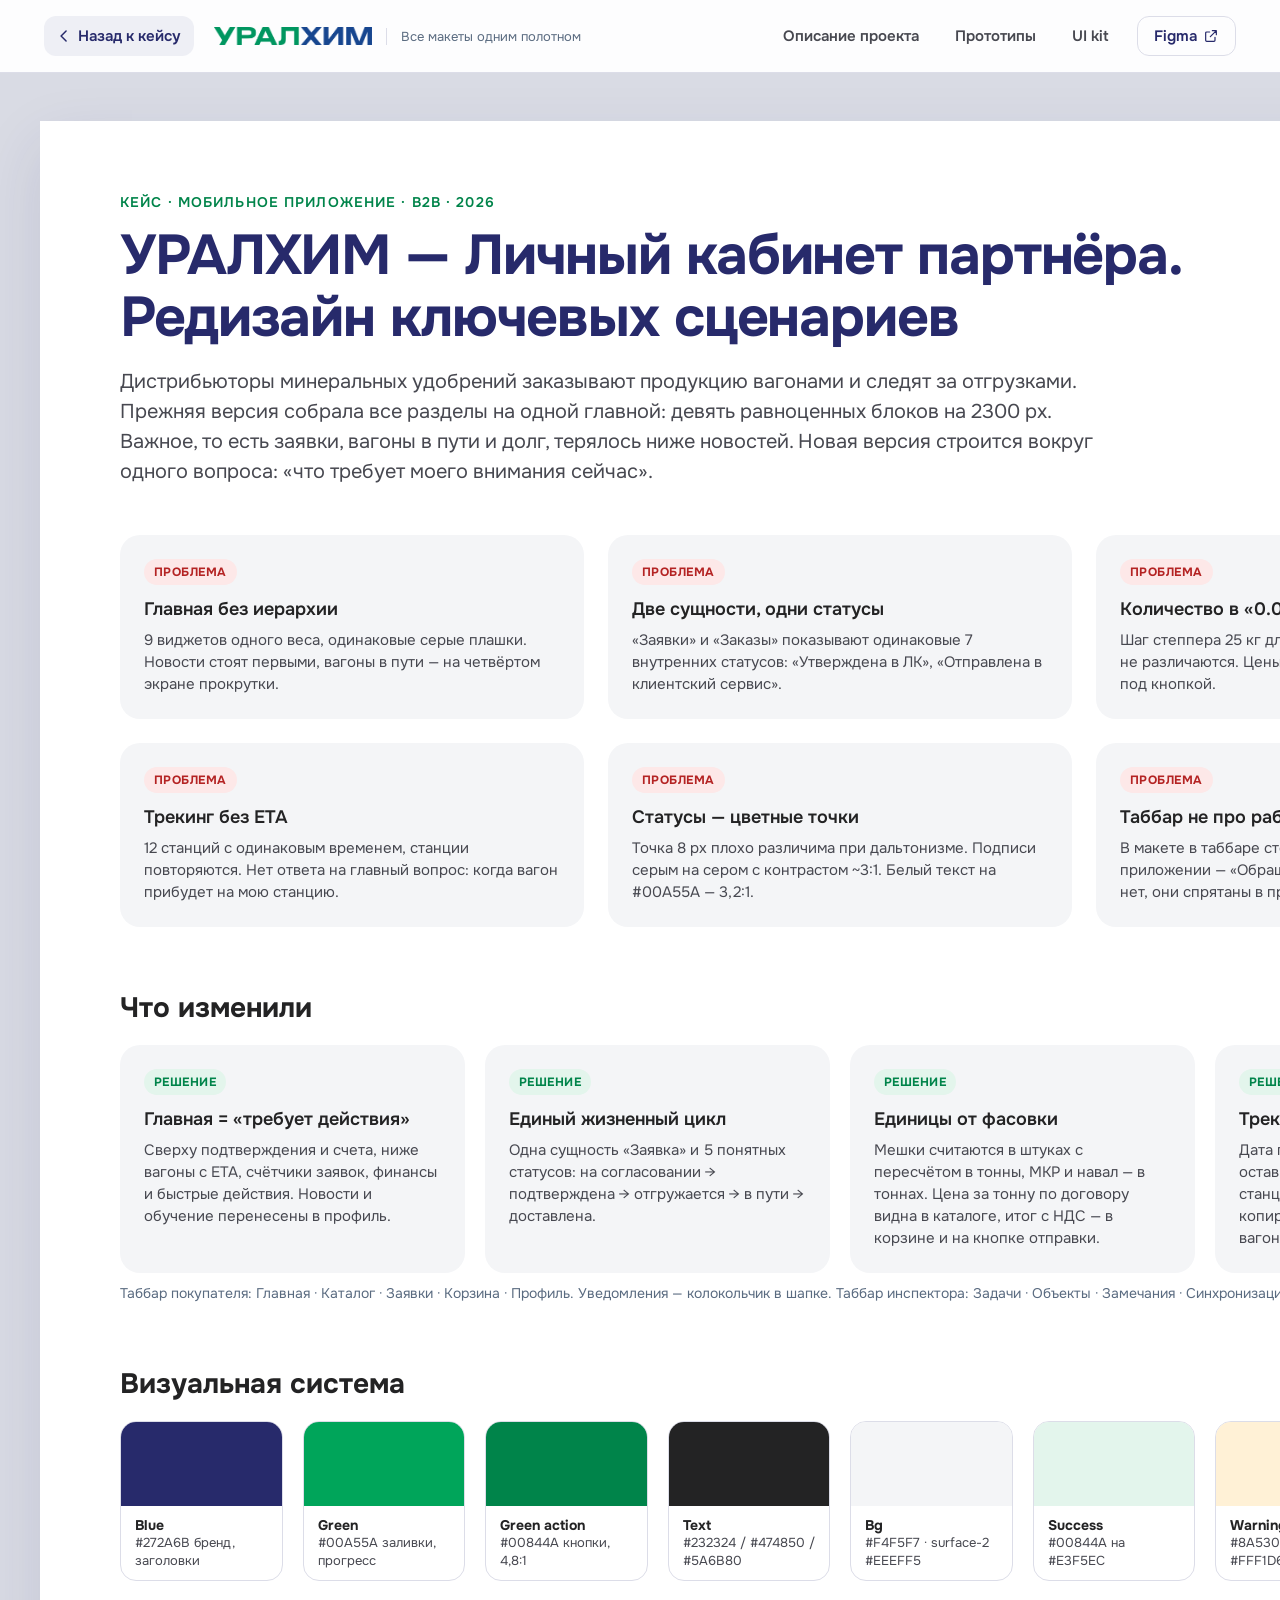
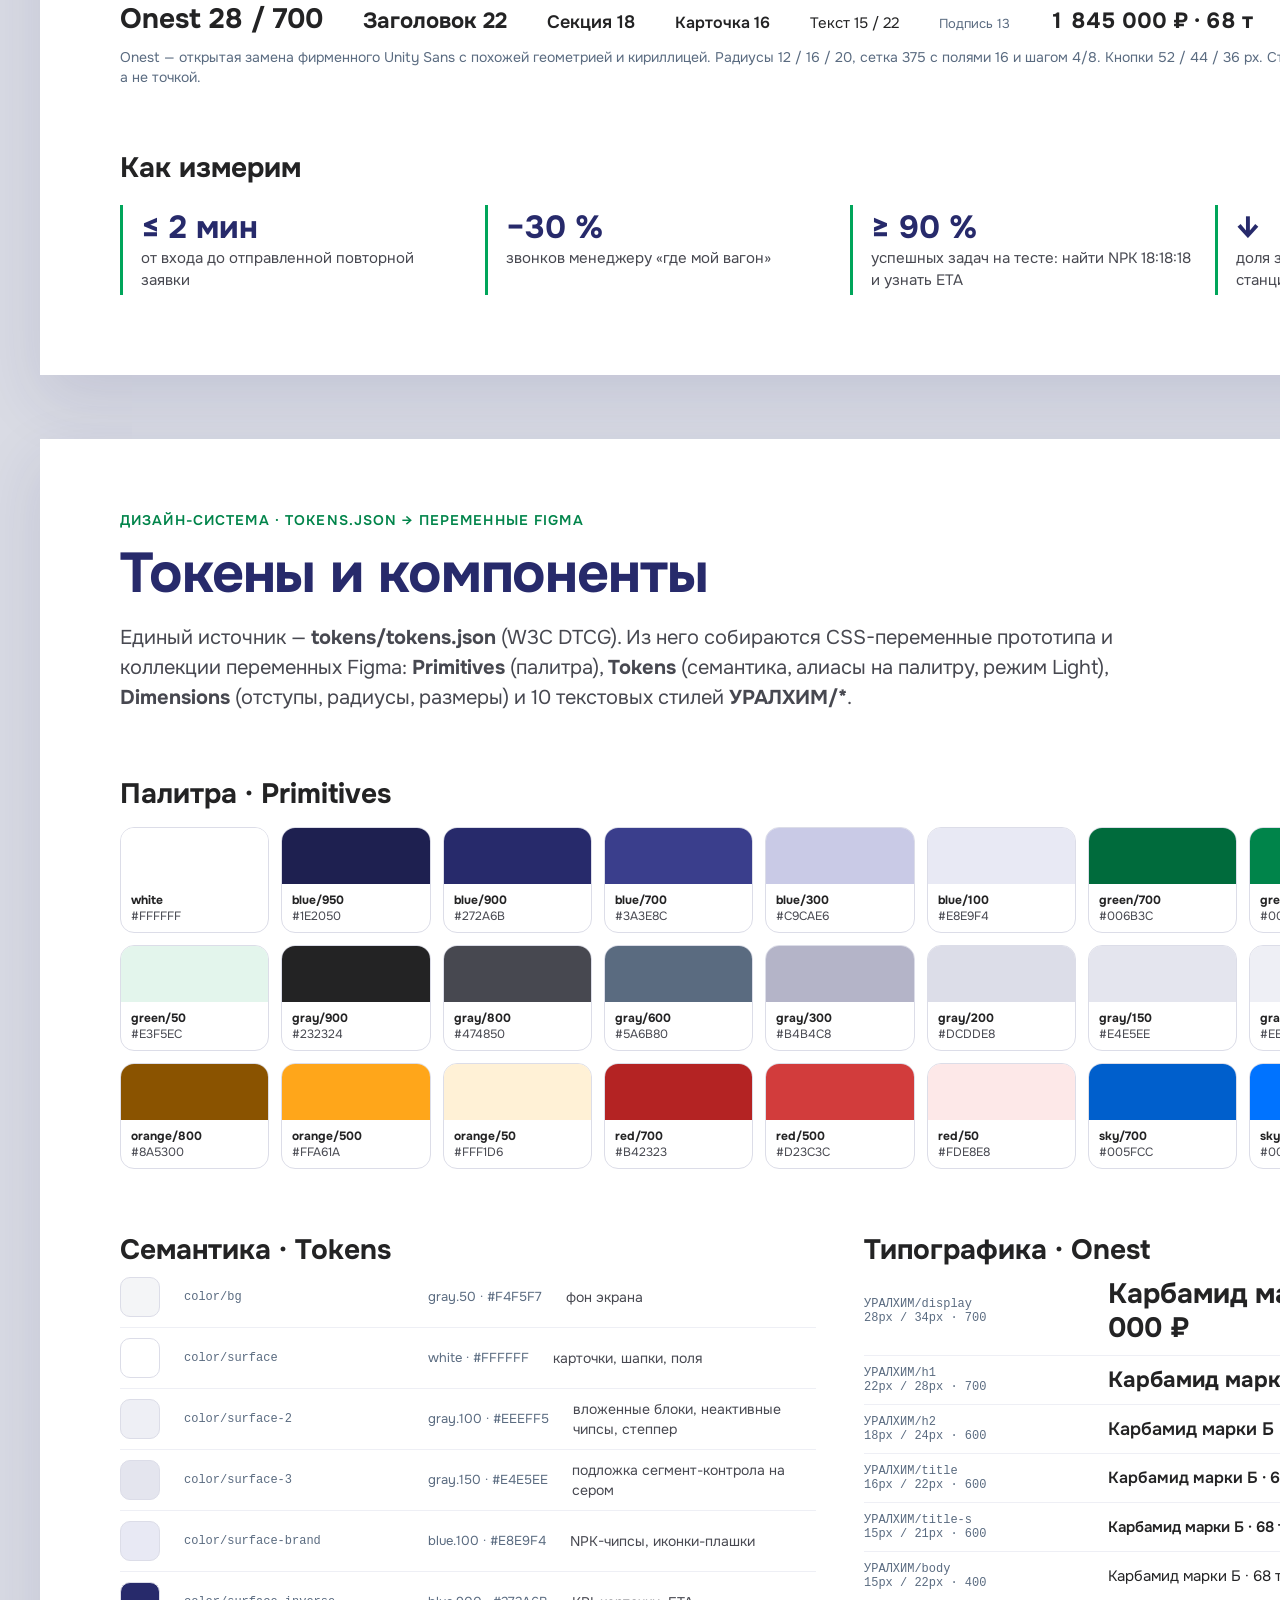
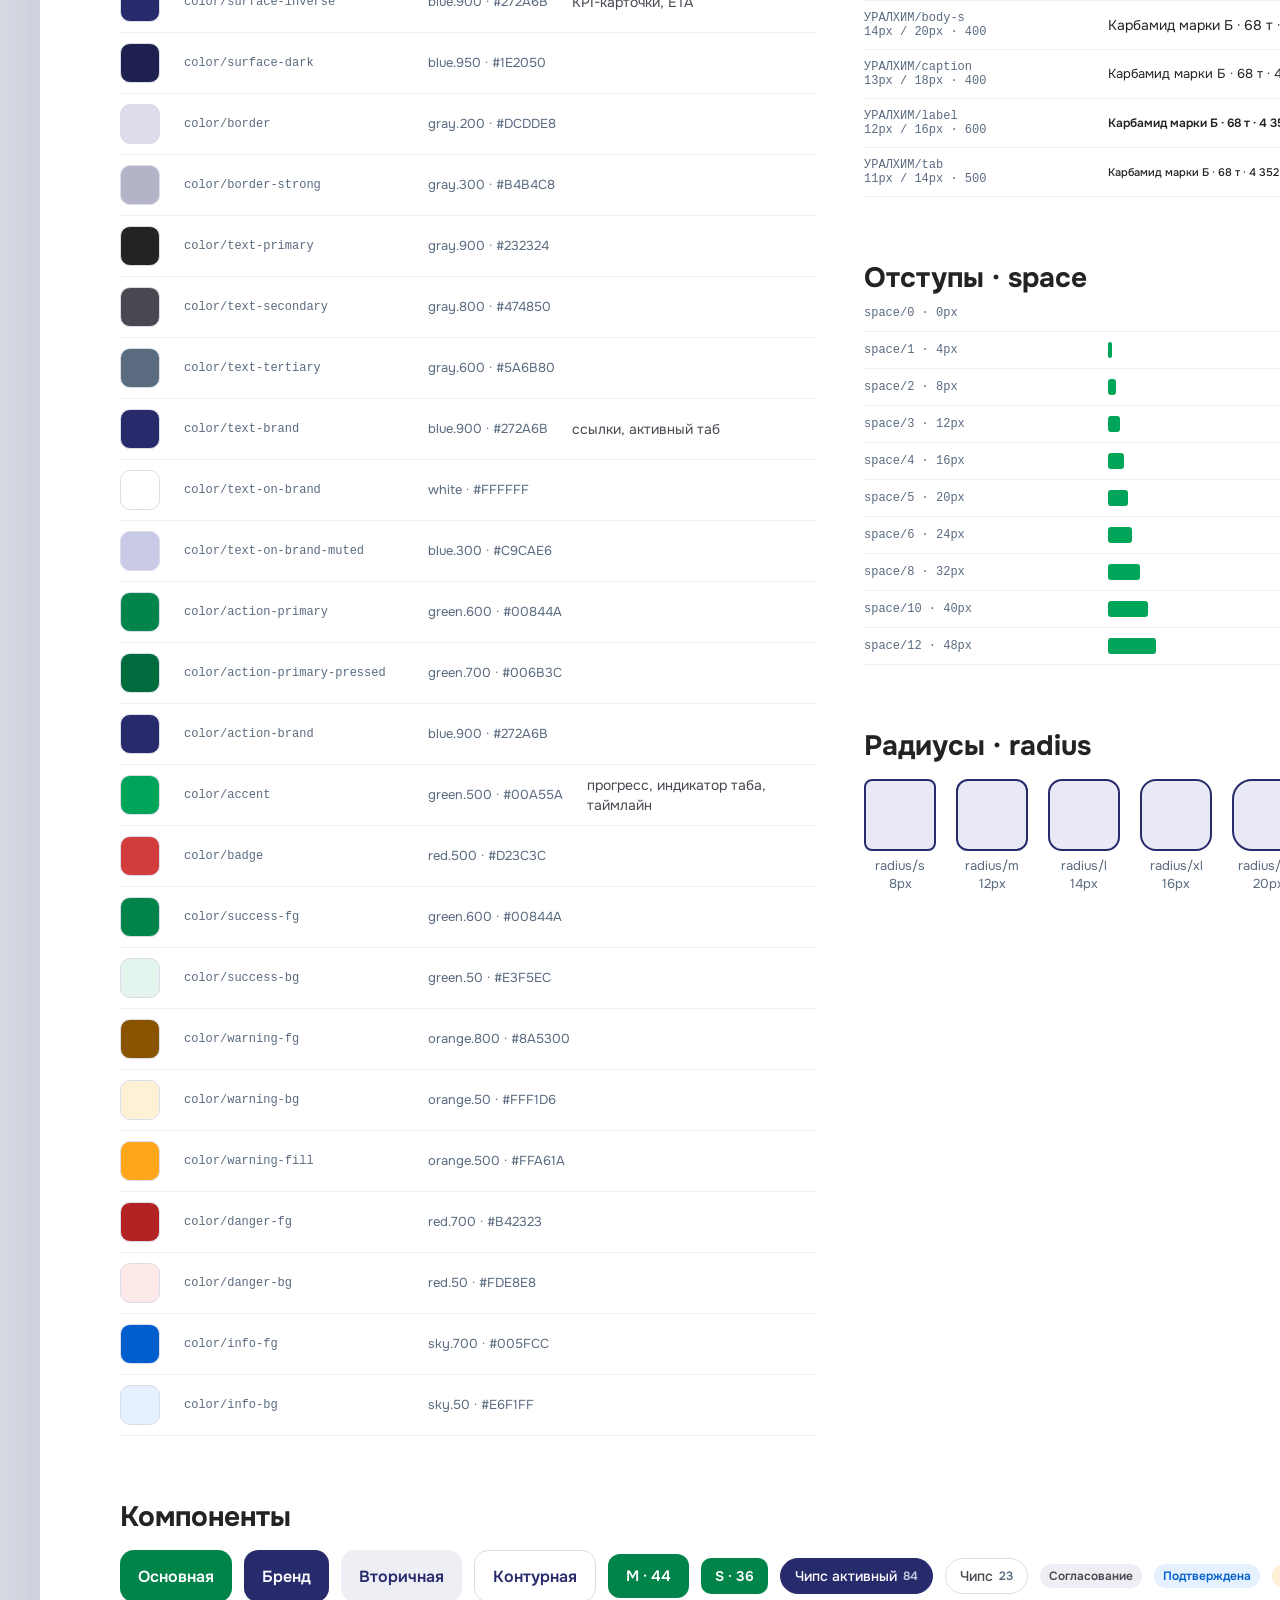
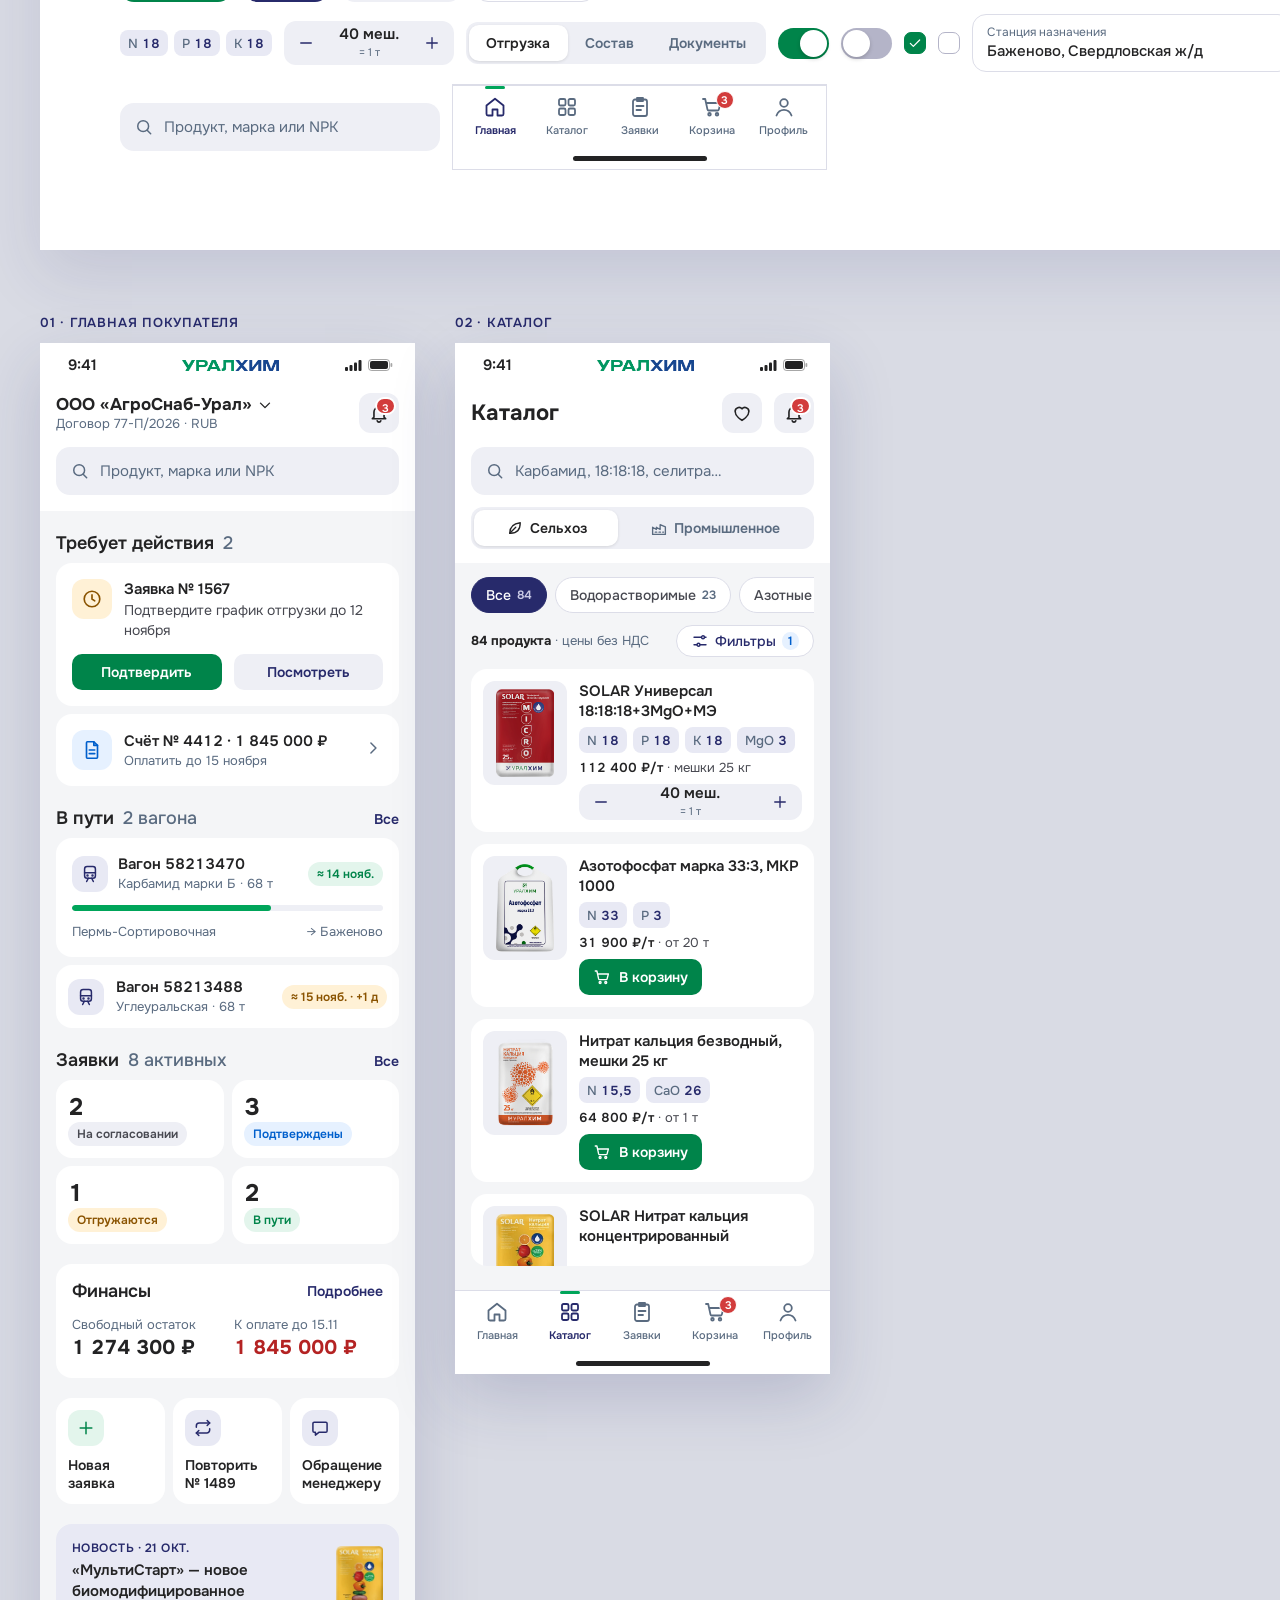
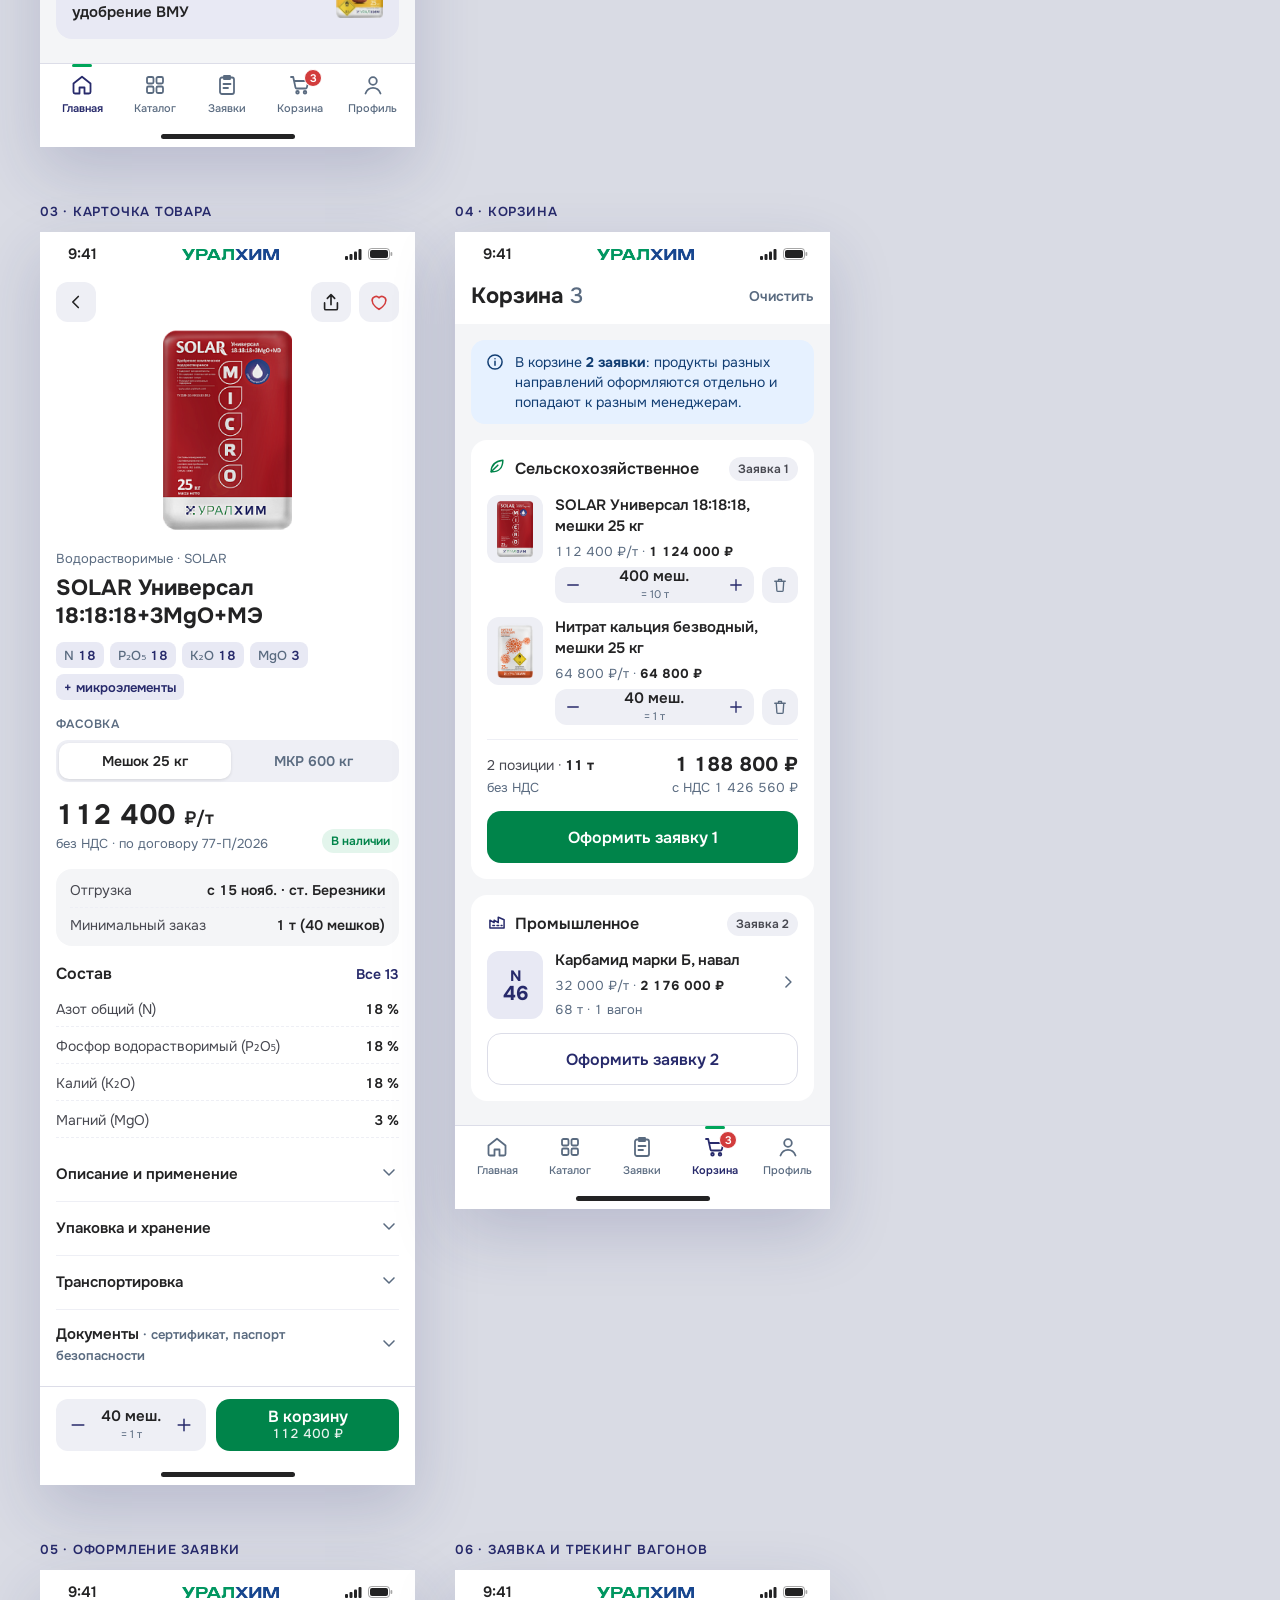
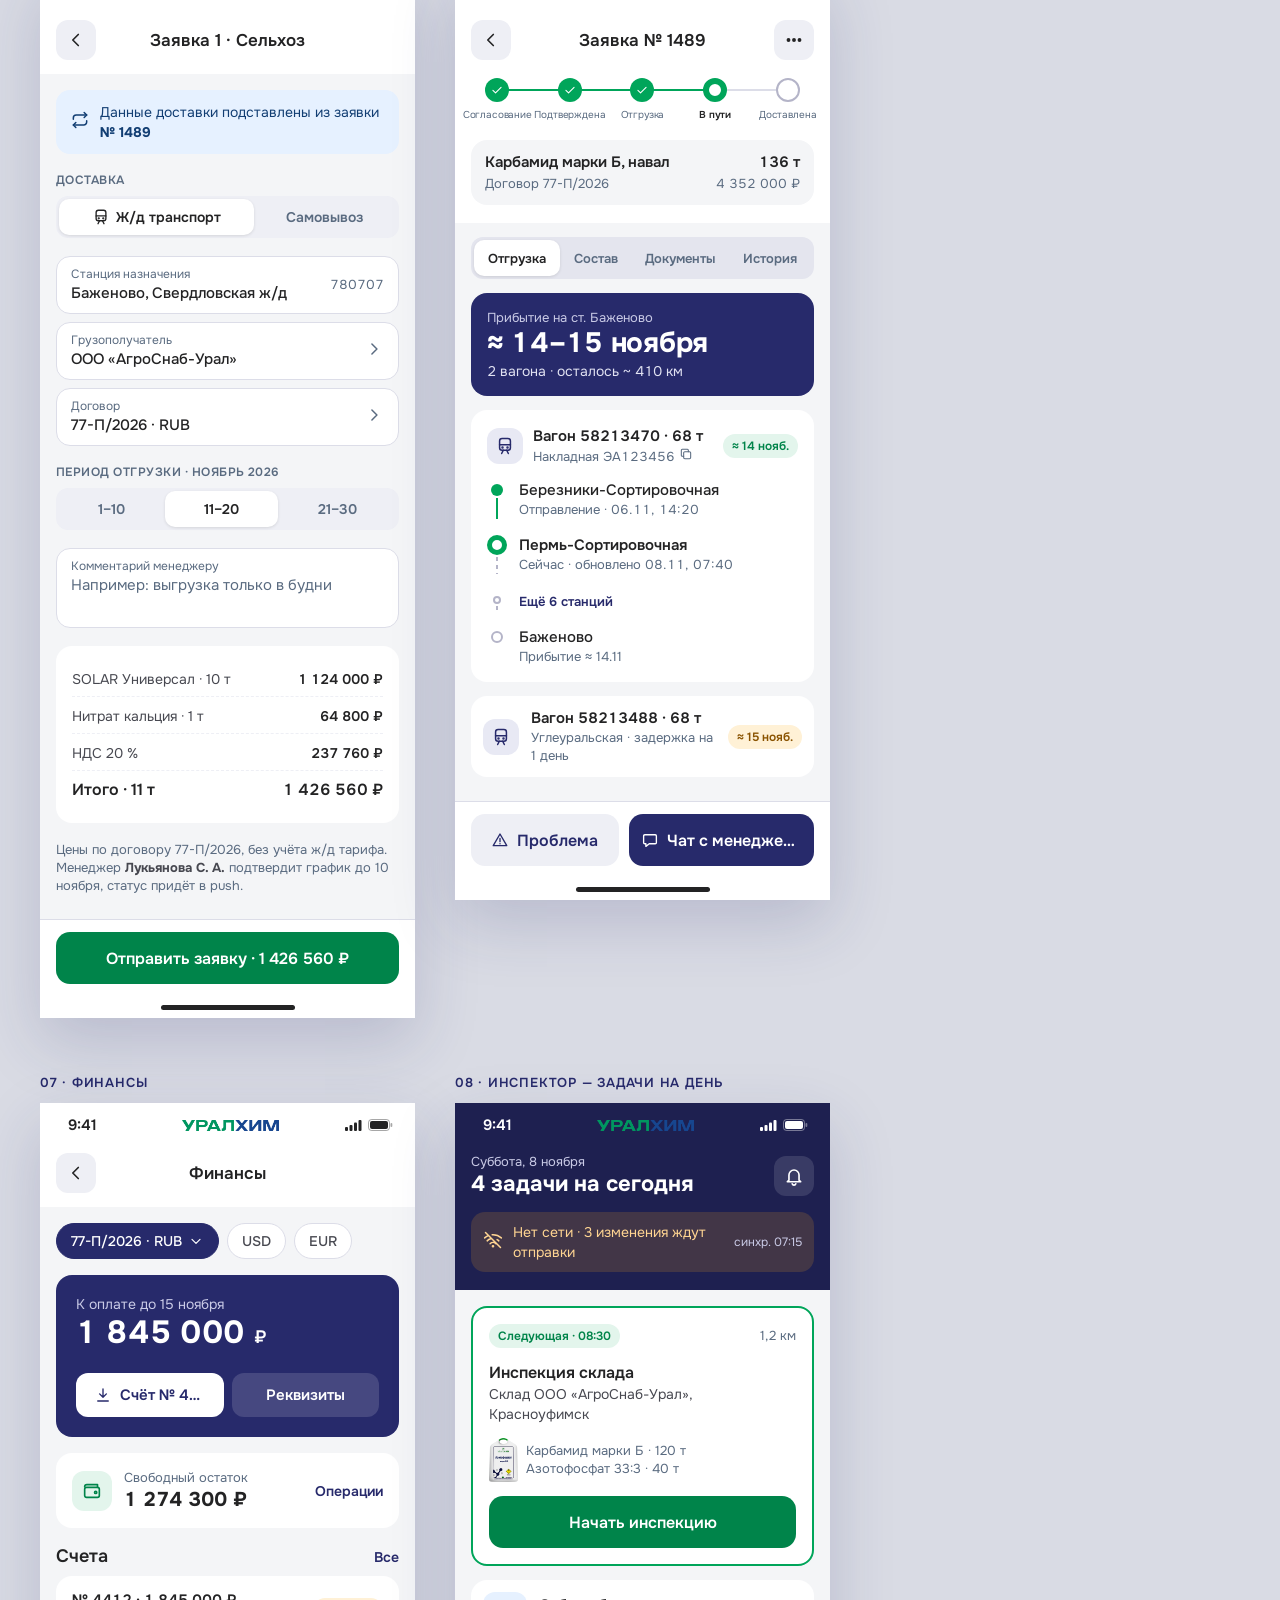
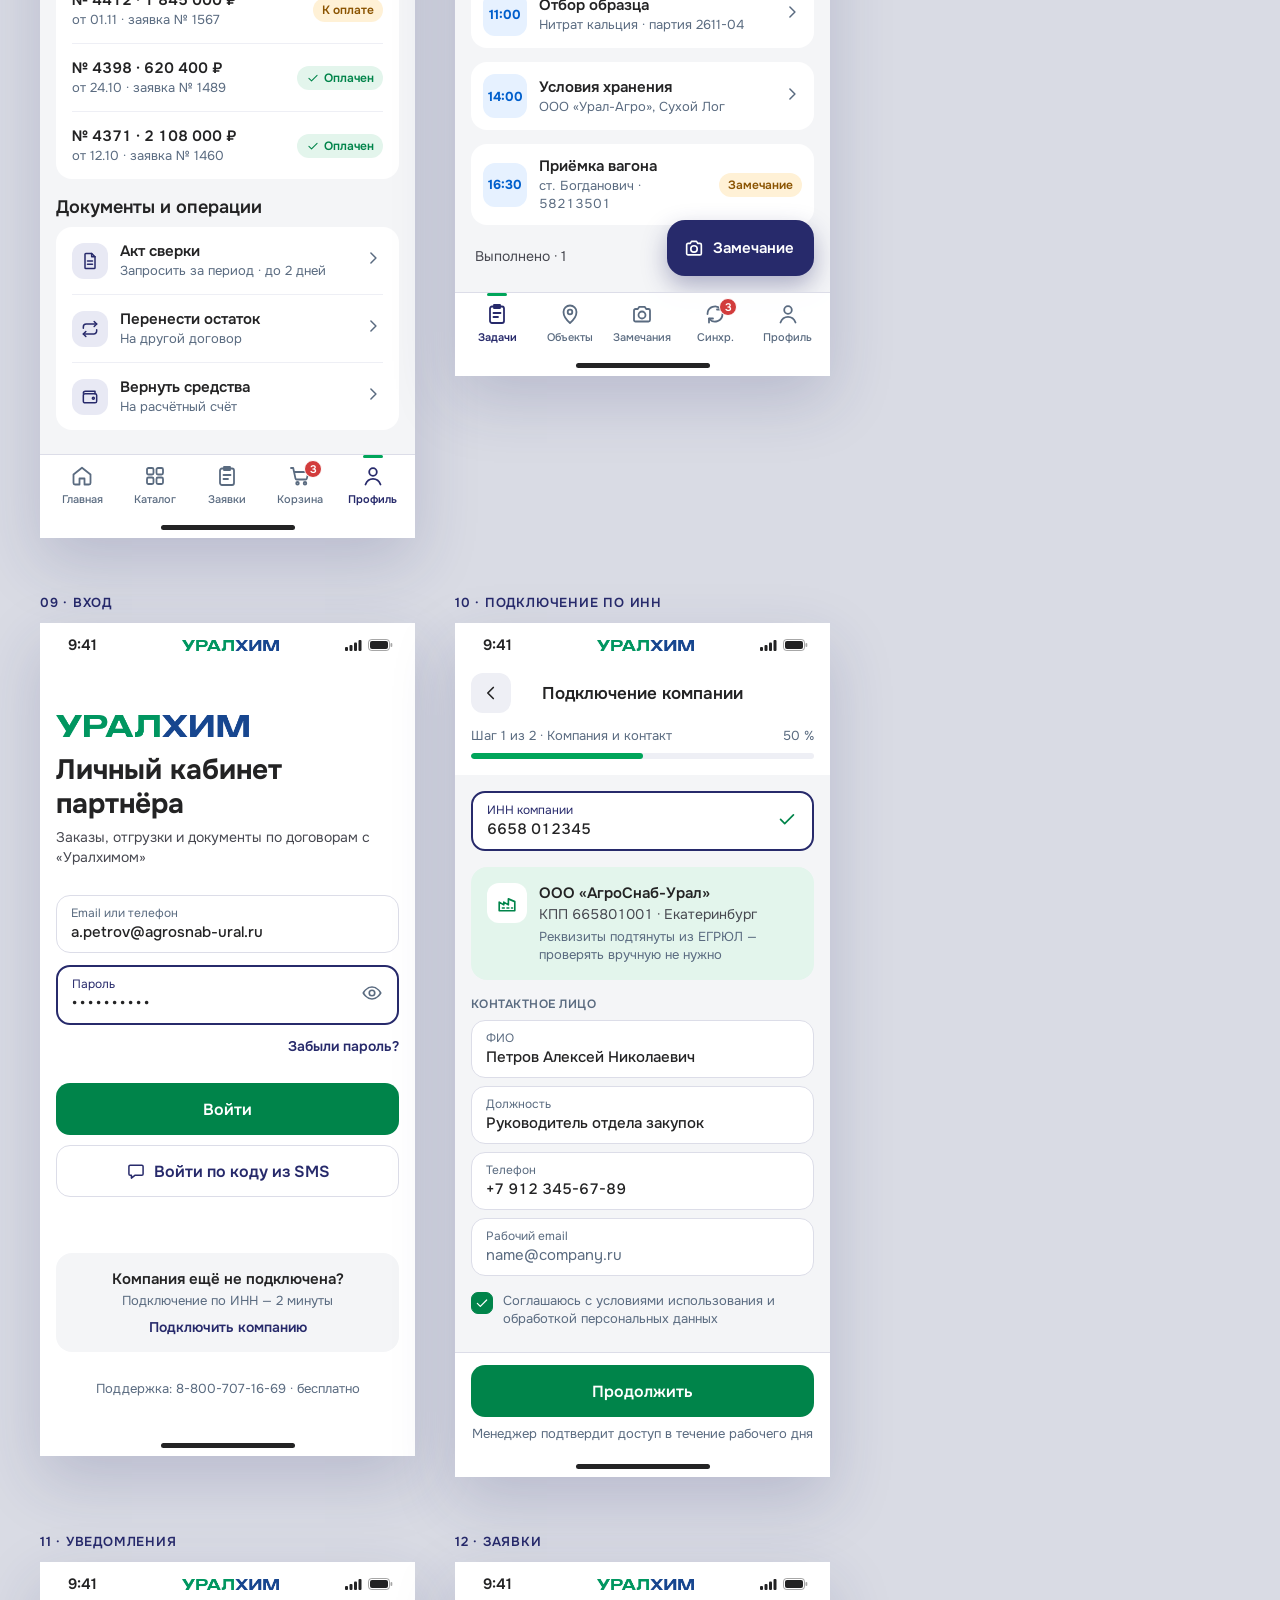
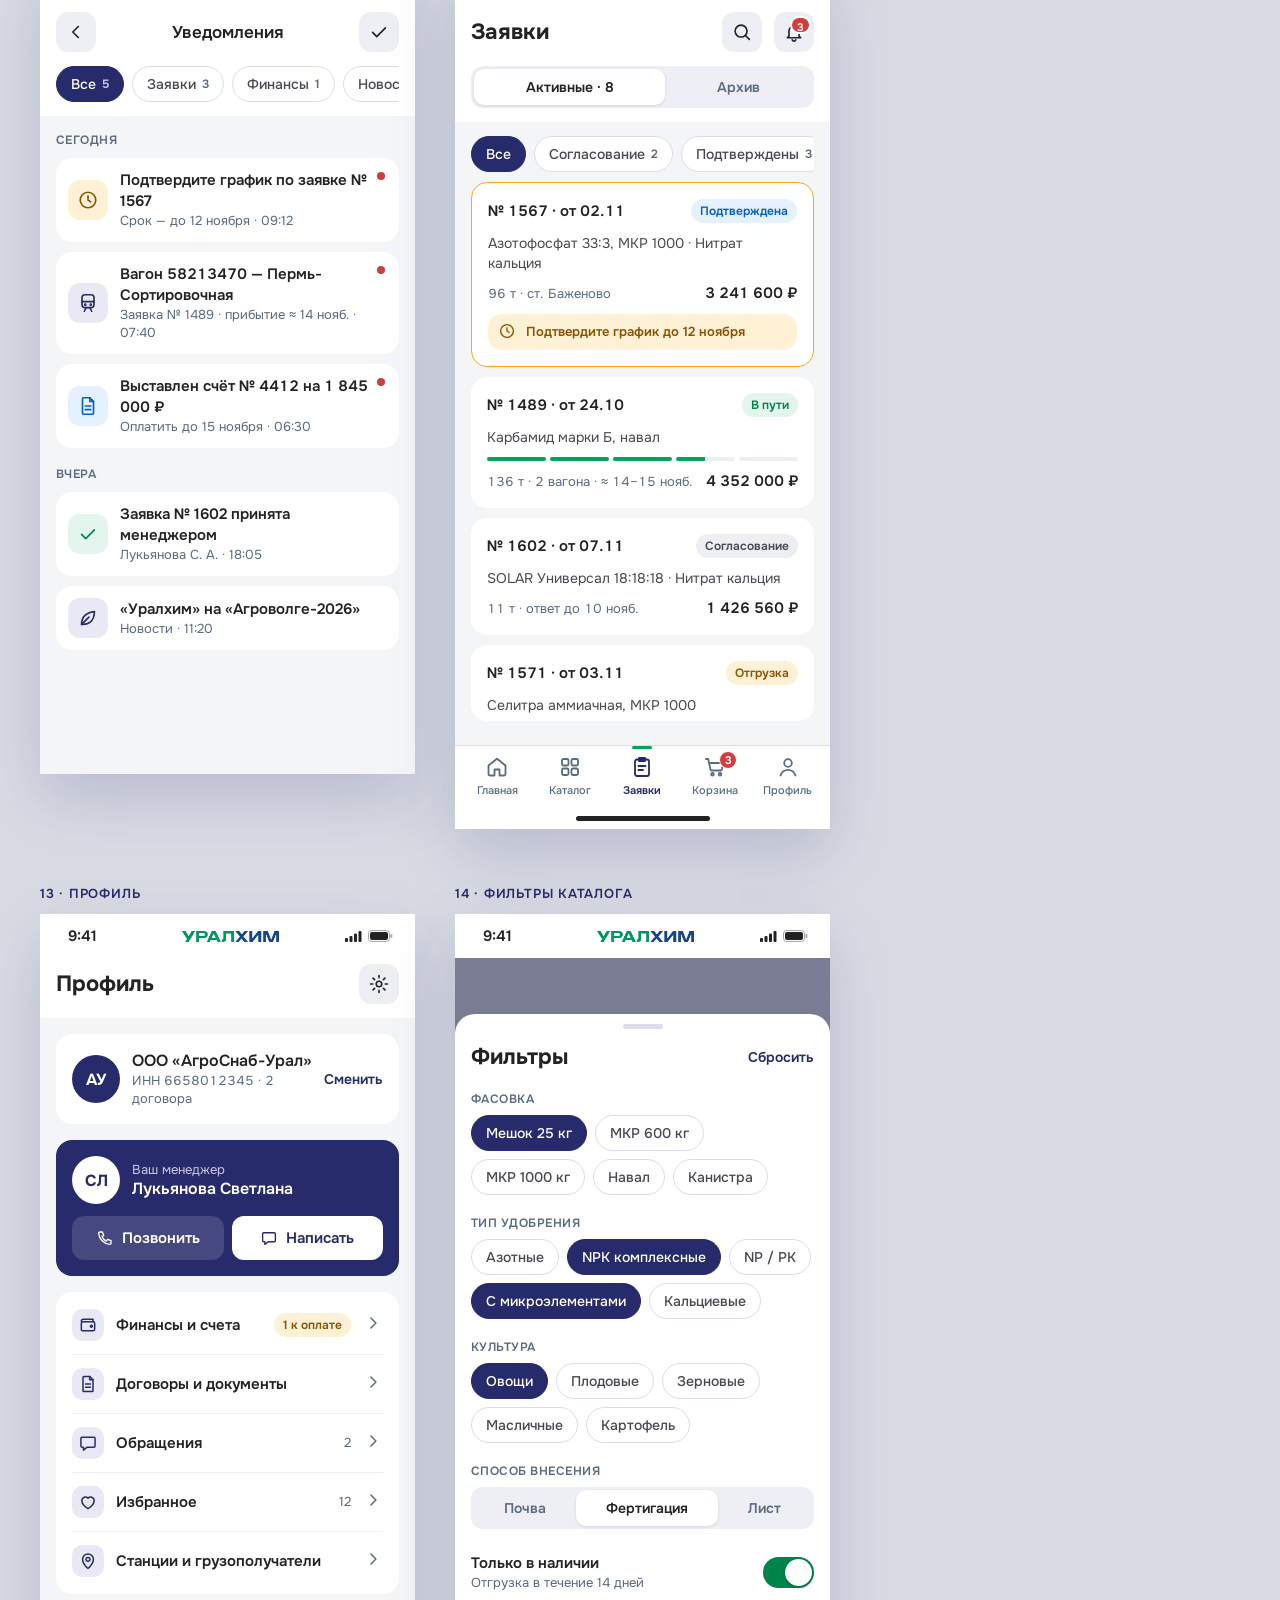
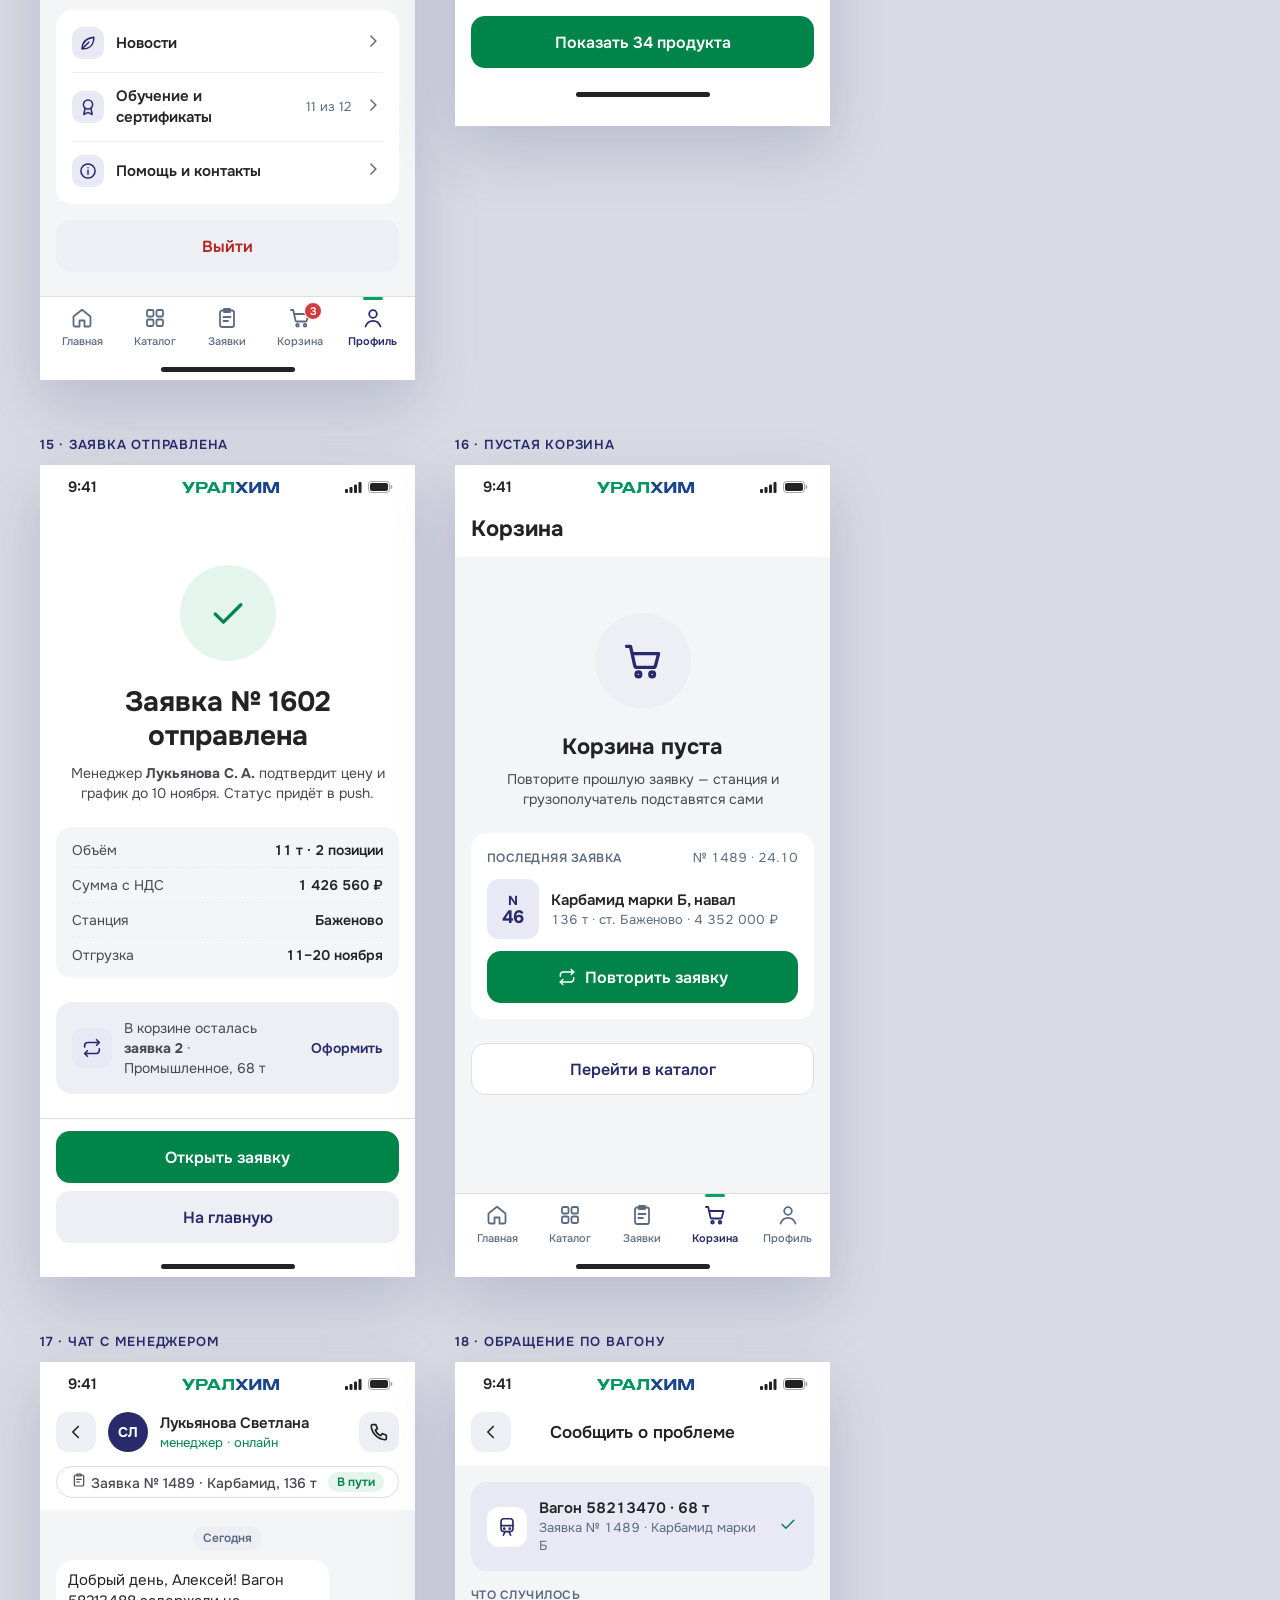
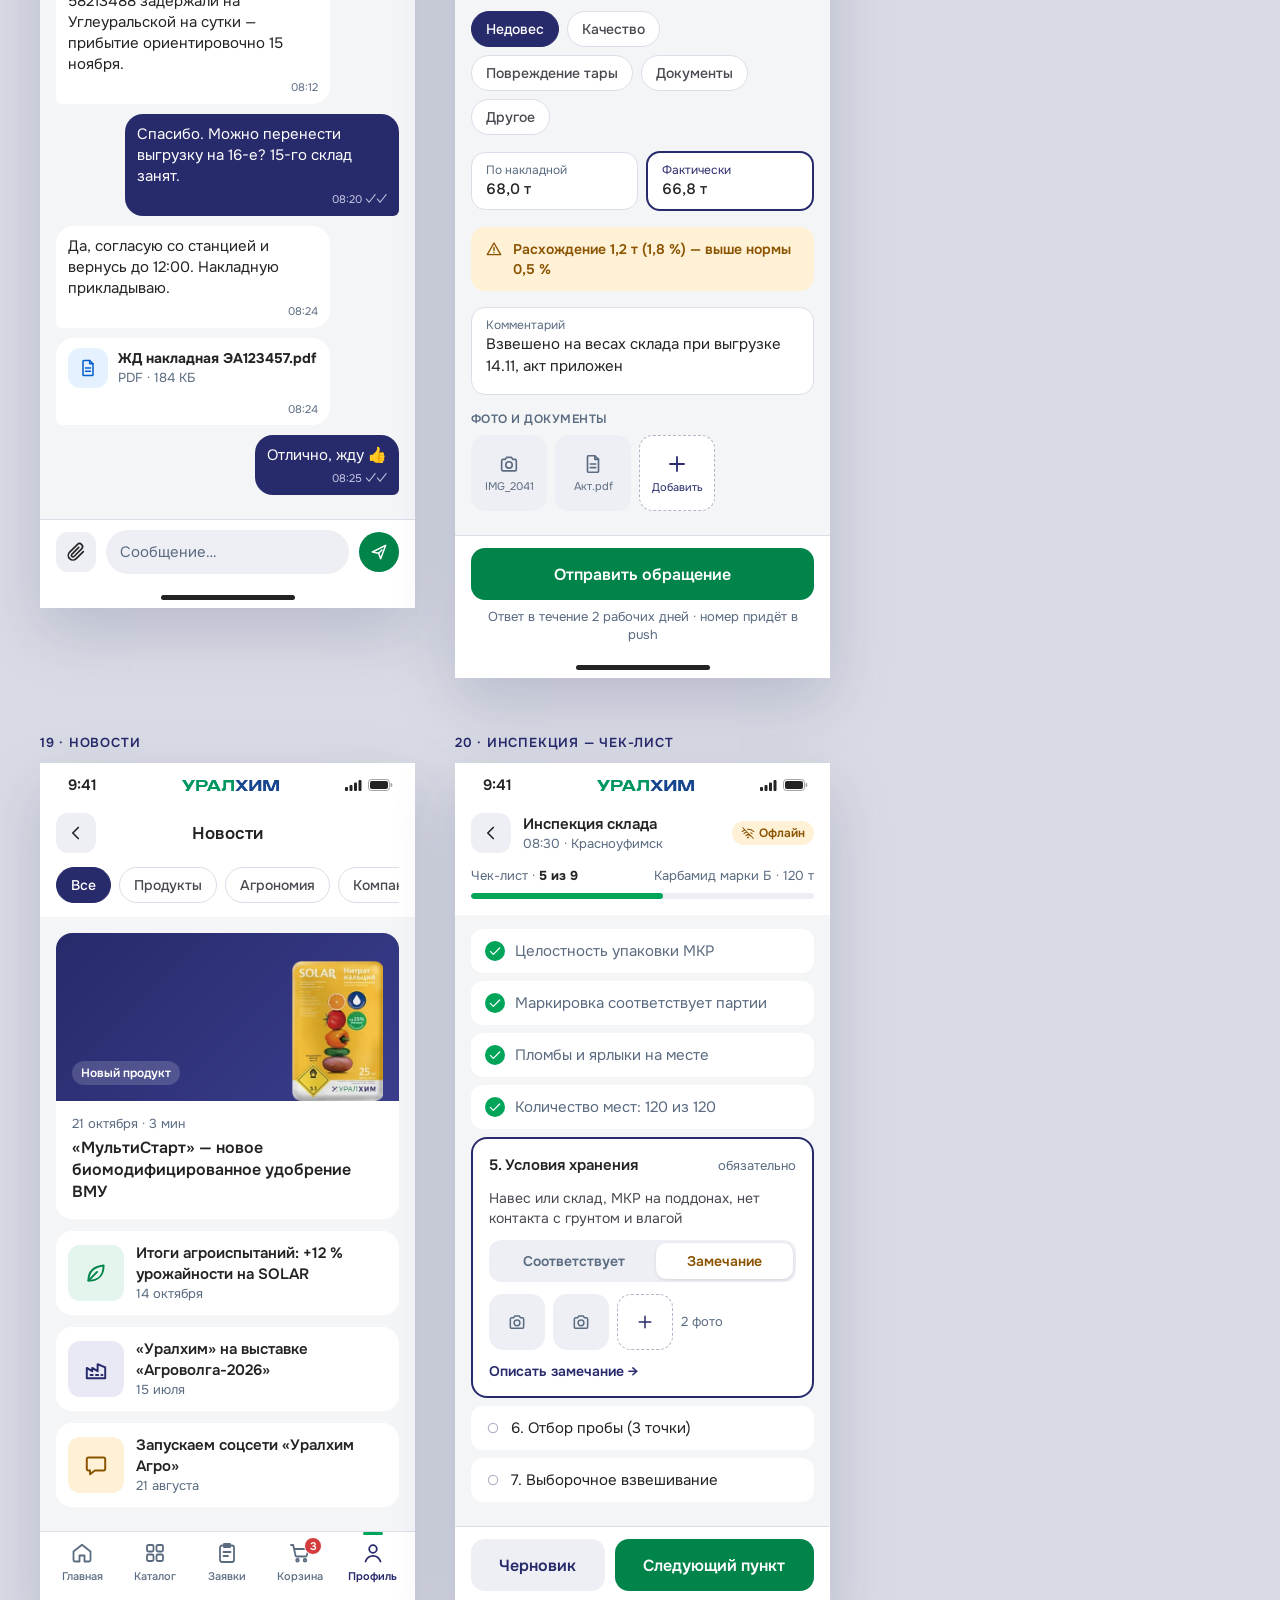
<file: prototypes.html>
<!doctype html>
<html lang="ru">
<head>
<meta charset="utf-8">
<meta name="viewport" content="width=device-width, initial-scale=1">
<title>УРАЛХИМ — редизайн ЛК партнёра</title>
<link rel="preconnect" href="https://fonts.googleapis.com">
<link href="https://fonts.googleapis.com/css2?family=Onest:wght@400;500;600;700&display=swap" rel="stylesheet">
<style>
:root{
  --p-white:#FFFFFF;
  --p-blue-950:#1E2050;
  --p-blue-900:#272A6B;
  --p-blue-700:#3A3E8C;
  --p-blue-300:#C9CAE6;
  --p-blue-100:#E8E9F4;
  --p-green-700:#006B3C;
  --p-green-600:#00844A;
  --p-green-500:#00A55A;
  --p-green-50:#E3F5EC;
  --p-gray-900:#232324;
  --p-gray-800:#474850;
  --p-gray-600:#5A6B80;
  --p-gray-300:#B4B4C8;
  --p-gray-200:#DCDDE8;
  --p-gray-150:#E4E5EE;
  --p-gray-100:#EEEFF5;
  --p-gray-50:#F4F5F7;
  --p-orange-800:#8A5300;
  --p-orange-500:#FFA61A;
  --p-orange-50:#FFF1D6;
  --p-red-700:#B42323;
  --p-red-500:#D23C3C;
  --p-red-50:#FDE8E8;
  --p-sky-700:#005FCC;
  --p-sky-500:#0073FF;
  --p-sky-50:#E6F1FF;
  --color-bg:var(--p-gray-50);
  --color-surface:var(--p-white);
  --color-surface-2:var(--p-gray-100);
  --color-surface-3:var(--p-gray-150);
  --color-surface-brand:var(--p-blue-100);
  --color-surface-inverse:var(--p-blue-900);
  --color-surface-dark:var(--p-blue-950);
  --color-border:var(--p-gray-200);
  --color-border-strong:var(--p-gray-300);
  --color-text-primary:var(--p-gray-900);
  --color-text-secondary:var(--p-gray-800);
  --color-text-tertiary:var(--p-gray-600);
  --color-text-brand:var(--p-blue-900);
  --color-text-on-brand:var(--p-white);
  --color-text-on-brand-muted:var(--p-blue-300);
  --color-action-primary:var(--p-green-600);
  --color-action-primary-pressed:var(--p-green-700);
  --color-action-brand:var(--p-blue-900);
  --color-accent:var(--p-green-500);
  --color-badge:var(--p-red-500);
  --color-success-fg:var(--p-green-600);
  --color-success-bg:var(--p-green-50);
  --color-warning-fg:var(--p-orange-800);
  --color-warning-bg:var(--p-orange-50);
  --color-warning-fill:var(--p-orange-500);
  --color-danger-fg:var(--p-red-700);
  --color-danger-bg:var(--p-red-50);
  --color-info-fg:var(--p-sky-700);
  --color-info-bg:var(--p-sky-50);
  --space-0:0px;
  --space-1:4px;
  --space-2:8px;
  --space-3:12px;
  --space-4:16px;
  --space-5:20px;
  --space-6:24px;
  --space-8:32px;
  --space-10:40px;
  --space-12:48px;
  --radius-s:8px;
  --radius-m:12px;
  --radius-l:14px;
  --radius-xl:16px;
  --radius-2xl:20px;
  --radius-full:999px;
  --size-button-l:52px;
  --size-button-m:44px;
  --size-button-s:36px;
  --size-field:56px;
  --size-tabbar:84px;
  --size-icon:24px;
  --size-icon-s:20px;
  --size-screen:375px;
  --font-display:700 28px/34px "Onest",system-ui,sans-serif;
  --font-h1:700 22px/28px "Onest",system-ui,sans-serif;
  --font-h2:600 18px/24px "Onest",system-ui,sans-serif;
  --font-title:600 16px/22px "Onest",system-ui,sans-serif;
  --font-title-s:600 15px/21px "Onest",system-ui,sans-serif;
  --font-body:400 15px/22px "Onest",system-ui,sans-serif;
  --font-body-s:400 14px/20px "Onest",system-ui,sans-serif;
  --font-caption:400 13px/18px "Onest",system-ui,sans-serif;
  --font-label:600 12px/16px "Onest",system-ui,sans-serif;
  --font-tab:500 11px/14px "Onest",system-ui,sans-serif;
  --bg:var(--color-bg);
  --surface:var(--color-surface);
  --surface-2:var(--color-surface-2);
  --border:var(--color-border);
  --border-strong:var(--color-border-strong);
  --t1:var(--color-text-primary);
  --t2:var(--color-text-secondary);
  --t3:var(--color-text-tertiary);
  --blue:var(--color-action-brand);
  --green:var(--color-accent);
  --green-a:var(--color-action-primary);
  --green-p:var(--color-action-primary-pressed);
  --ok:var(--color-success-fg);
  --ok-bg:var(--color-success-bg);
  --warn:var(--color-warning-fg);
  --warn-bg:var(--color-warning-bg);
  --warn-f:var(--color-warning-fill);
  --err:var(--color-danger-fg);
  --err-bg:var(--color-danger-bg);
  --info:var(--color-info-fg);
  --info-bg:var(--color-info-bg);
  --blue-2:var(--p-blue-700);
}

*{box-sizing:border-box;margin:0;padding:0}
body{font-family:"Onest",system-ui,sans-serif;background:#D9DBE4;color:var(--t1);-webkit-font-smoothing:antialiased;padding:48px 40px 80px}
.num{font-variant-numeric:tabular-nums}
/* шапка сайта кейса (общая для всех страниц) */
.hdr{position:sticky;top:0;z-index:20;background:rgba(255,255,255,.94);backdrop-filter:blur(12px);border-bottom:1px solid var(--border)}
.hdr-in{max-width:1240px;margin:0 auto;height:72px;padding:0 24px;display:flex;align-items:center;gap:20px}
.brand{display:flex;align-items:center;gap:14px;text-decoration:none;color:var(--t1);min-width:0}
.brand img{height:18px;flex:none}
.brand span{font-size:13px;color:var(--t3);border-left:1px solid var(--border);padding-left:14px;white-space:nowrap;overflow:hidden;text-overflow:ellipsis}
.menu-top{margin-left:auto;display:flex;gap:4px;align-items:center}
.menu-top a{height:40px;padding:0 16px;border-radius:12px;display:flex;align-items:center;gap:6px;font-size:15px;font-weight:600;color:var(--t2);text-decoration:none;white-space:nowrap}
.menu-top a:hover{background:var(--surface-2)}
.menu-top a.on{background:var(--blue);color:#fff}
.menu-top a.fig{border:1.5px solid var(--border);color:var(--blue);margin-left:8px}
.menu-top a.fig:hover{border-color:var(--blue);background:#fff}
.back-btn{height:40px;padding:0 14px 0 10px;border-radius:12px;display:flex;align-items:center;gap:4px;font-size:15px;font-weight:600;color:var(--blue);background:var(--surface-2);text-decoration:none;white-space:nowrap;flex:none}
.back-btn:hover{background:#E4E5EE}
.board-hdr{margin:-48px -40px 48px}
@media (max-width:760px){.hdr-in{height:auto;padding:12px 16px;flex-wrap:wrap;gap:10px}.menu-top{margin-left:0;width:100%;overflow-x:auto}.menu-top a{height:36px;padding:0 12px;font-size:14px}.brand span{display:none}}
.board{display:flex;flex-wrap:wrap;gap:56px 40px;align-items:flex-start;max-width:2000px;margin:0 auto}
.cap{width:375px}
.cap h3{font-size:13px;font-weight:600;color:var(--blue);letter-spacing:.06em;text-transform:uppercase;margin-bottom:12px}

/* ---------- screen ---------- */
.screen{width:375px;min-height:812px;background:var(--bg);border-radius:0;display:flex;flex-direction:column;position:relative;overflow:hidden;box-shadow:0 24px 60px rgba(39,42,107,.18)}
.sb{height:44px;display:flex;align-items:center;justify-content:space-between;padding:0 22px 0 28px;background:var(--surface);color:var(--t1);flex:none}
.sb-t{font-weight:600;font-size:15px;width:54px}
.sb-logo{height:11px}
.sb-r{display:flex;gap:6px;align-items:center;width:54px;justify-content:flex-end}
.sb-r svg{fill:currentColor}
.dark .sb{background:#1E2050;color:#fff}
.body{flex:1;padding:0 16px 24px;display:flex;flex-direction:column;gap:20px}

/* top bars */
.top{background:var(--surface);padding:6px 16px 14px;display:flex;align-items:center;gap:12px;flex:none}
.top h1{font-size:22px;line-height:28px;font-weight:700;flex:1}
.top .ttl{flex:1;font-size:17px;font-weight:600;text-align:center}
.icon-btn{width:40px;height:40px;border-radius:12px;display:flex;align-items:center;justify-content:center;color:var(--t1);position:relative;flex:none}
.icon-btn.soft{background:var(--surface-2)}
.dot-b{position:absolute;top:4px;right:3px;min-width:18px;height:18px;padding:0 5px;border-radius:9px;background:#D23C3C;color:#fff;font-size:11px;font-weight:600;line-height:18px;text-align:center;border:2px solid #fff}
.company{flex:1;display:flex;flex-direction:column}
.company b{font-size:17px;font-weight:700;display:flex;align-items:center;gap:4px}
.company span{font-size:13px;color:var(--t3)}

/* inputs */
.search{height:48px;border-radius:14px;background:var(--surface-2);display:flex;align-items:center;gap:10px;padding:0 14px;color:var(--t3);font-size:15px}
.top + .search-wrap{background:var(--surface);padding:0 16px 14px}
.field{background:var(--surface);border:1px solid var(--border);border-radius:14px;padding:9px 14px;min-height:56px;display:flex;align-items:center;gap:10px}
.field .fl{flex:1}
.field small{display:block;font-size:12px;color:var(--t3);line-height:16px}
.field b{font-size:15px;font-weight:500;line-height:22px}
.field.ph b{color:var(--t3);font-weight:400}
.field .chev{color:var(--t3)}

/* type */
.sec{display:flex;align-items:baseline;justify-content:space-between}
.sec h2{font-size:18px;line-height:24px;font-weight:600}
.sec h2 em{font-style:normal;color:var(--t3);font-weight:500;margin-left:4px}
.link{font-size:14px;font-weight:600;color:var(--blue)}
.cap-t{font-size:13px;line-height:18px;color:var(--t3)}
.label{font-size:12px;font-weight:600;letter-spacing:.04em;text-transform:uppercase;color:var(--t3)}

/* cards */
.card{background:var(--surface);border-radius:16px;padding:16px}
.card.tight{padding:12px}
.stack{display:flex;flex-direction:column;gap:8px}
.row{display:flex;align-items:center;gap:12px}
.between{display:flex;justify-content:space-between;align-items:center}
.ico{width:40px;height:40px;border-radius:12px;display:flex;align-items:center;justify-content:center;flex:none}
.ico.warn{background:var(--warn-bg);color:var(--warn)}
.ico.info{background:var(--info-bg);color:var(--info)}
.ico.ok{background:var(--ok-bg);color:var(--ok)}
.ico.blue{background:#E8E9F4;color:var(--blue)}
.ttl16{font-size:16px;line-height:22px;font-weight:600}
.ttl15{font-size:15px;line-height:21px;font-weight:600}
.t2{color:var(--t2);font-size:14px;line-height:20px}
.t3{color:var(--t3);font-size:13px;line-height:18px}
.amount{font-size:28px;line-height:34px;font-weight:700;font-variant-numeric:tabular-nums;letter-spacing:-.01em}
.amount small{font-size:18px;font-weight:600}

/* buttons */
.btn{height:52px;border-radius:14px;display:flex;align-items:center;justify-content:center;gap:8px;font-size:16px;font-weight:600;padding:0 18px;white-space:nowrap}
.btn svg,.row svg,.pill svg,.chip svg{flex:none}
.btn,.chip,.pill{min-width:0;max-width:100%}
.lbl{min-width:0;overflow:hidden;text-overflow:ellipsis;white-space:nowrap}
.btn.dis{background:var(--surface-2);color:var(--t3);pointer-events:none}
.field.err{border:2px solid var(--err)}
.field-err{font-size:12px;line-height:16px;color:var(--err);margin:-4px 0 0 14px}
.btn.m{height:44px;font-size:15px;border-radius:12px}
.btn.s{height:36px;font-size:14px;border-radius:10px;padding:0 14px}
.btn.pri{background:var(--green-a);color:#fff}
.btn.sec{background:var(--surface-2);color:var(--blue)}
.btn.out{background:var(--surface);color:var(--blue);border:1.5px solid var(--border)}
.btn.blue{background:var(--blue);color:#fff}
.btn.white{background:#fff;color:var(--blue)}
.btn.full{width:100%}

/* chips & pills */
.chips{display:flex;gap:8px;overflow:hidden;white-space:nowrap}
.chip{height:36px;padding:0 14px;border-radius:999px;background:var(--surface);border:1px solid var(--border);display:inline-flex;align-items:center;gap:6px;font-size:14px;font-weight:500;color:var(--t2);flex:none}
.chip.on{background:var(--blue);border-color:var(--blue);color:#fff}
.chip .n{font-size:12px;font-weight:600;color:var(--t3)}
.chip.on .n{color:#C9CAE6}
.pill{display:inline-flex;align-items:center;gap:4px;height:24px;padding:0 9px;border-radius:999px;font-size:12px;font-weight:600;white-space:nowrap}
.pill svg{width:14px;height:14px}
.pill.ok{background:var(--ok-bg);color:var(--ok)}
.pill.warn{background:var(--warn-bg);color:var(--warn)}
.pill.err{background:var(--err-bg);color:var(--err)}
.pill.info{background:var(--info-bg);color:var(--info)}
.pill.neu{background:var(--surface-2);color:var(--t2)}
.npk{display:flex;gap:6px;flex-wrap:wrap}
.npk span{height:26px;padding:0 8px;border-radius:8px;background:#E8E9F4;color:var(--blue);font-size:13px;font-weight:600;display:inline-flex;align-items:center;font-variant-numeric:tabular-nums}
.npk span i{font-style:normal;font-weight:500;color:var(--t3);margin-right:4px}

/* segmented */
.seg{display:flex;background:var(--surface-2);border-radius:12px;padding:3px}
.seg>div{flex:1 1 auto;min-width:0;height:36px;padding:0 12px;gap:6px;border-radius:10px;display:flex;align-items:center;justify-content:center;font-size:14px;font-weight:600;color:var(--t3);white-space:nowrap;cursor:pointer}
.seg>div svg{flex:none}
.seg>div:first-child:nth-last-child(n+4),.seg>div:first-child:nth-last-child(n+4)~div{padding:0 8px;font-size:13px}
.seg .on{background:#fff;color:var(--t1);box-shadow:0 1px 3px rgba(35,35,36,.12)}

/* progress */
.prog{height:6px;border-radius:3px;background:var(--surface-2);position:relative;overflow:hidden}
.prog i{position:absolute;left:0;top:0;bottom:0;border-radius:3px;background:var(--green)}

/* stepper */
.stepper{display:flex;align-items:center;height:44px;border-radius:12px;background:var(--surface-2);overflow:hidden}
.stepper .sbtn{width:44px;height:44px;display:flex;align-items:center;justify-content:center;color:var(--blue)}
.stepper .val{flex:1;text-align:center;line-height:1.1}
.stepper .val b{display:block;font-size:15px;font-weight:600;font-variant-numeric:tabular-nums}
.stepper .val small{font-size:11px;color:var(--t3)}

/* tabbar */
.tab{height:84px;background:rgba(255,255,255,.96);border-top:1px solid var(--border);display:flex;padding:6px 6px 0;position:relative;flex:none}
.tab-i{flex:1;display:flex;flex-direction:column;align-items:center;gap:3px;font-size:11px;font-weight:500;color:var(--t3);padding-top:2px}
.tab-i.on{color:var(--blue);font-weight:600}
.tab-ic{position:relative;height:26px;display:flex;align-items:center}
.tab-i.on .tab-ic::after{content:"";position:absolute;left:50%;top:-8px;width:20px;height:3px;border-radius:2px;background:var(--green);transform:translateX(-50%)}
.tab-b{position:absolute;top:-3px;left:16px;min-width:18px;height:18px;border-radius:9px;background:#D23C3C;color:#fff;font-size:11px;font-weight:600;line-height:16px;text-align:center;border:1.5px solid #fff;padding:0 4px}
.home-ind{position:absolute;bottom:8px;left:50%;transform:translateX(-50%);width:134px;height:5px;border-radius:3px;background:var(--t1)}

/* sticky bottom bar (non-tab screens) */
.dock{background:var(--surface);border-top:1px solid var(--border);padding:12px 16px 34px;display:flex;gap:10px;flex:none;position:relative}
.dock .home-ind{bottom:8px}
.dock .btn{min-width:0;padding:0 12px}

/* product */
.pcard{background:var(--surface);border-radius:16px;padding:12px;display:flex;gap:12px}
.pimg{width:84px;height:104px;border-radius:12px;background:var(--surface-2);display:flex;align-items:center;justify-content:center;flex:none}
.pimg img{height:88px}
.pinfo{flex:1;display:flex;flex-direction:column;gap:6px;min-width:0}
.pname{font-size:15px;line-height:20px;font-weight:600}
.price{font-size:13px;color:var(--t2)}
.price b{color:var(--t1);font-weight:600}

/* timeline */
.tl{display:flex;flex-direction:column}
.tl-i{display:flex;gap:12px;position:relative;padding-bottom:16px}
.tl-i:last-child{padding-bottom:0}
.tl-dot{width:20px;display:flex;flex-direction:column;align-items:center;flex:none}
.tl-dot b{width:12px;height:12px;border-radius:6px;background:var(--green);margin-top:4px;flex:none}
.tl-dot b.cur{width:20px;height:20px;border-radius:10px;background:#fff;border:5px solid var(--green);margin-top:0}
.tl-dot b.fut{background:#fff;border:2px solid var(--border-strong)}
.tl-dot i{flex:1;width:2px;background:var(--green);margin-top:2px}
.tl-dot i.fut{background:repeating-linear-gradient(var(--border-strong) 0 4px,transparent 4px 8px)}
.tl-c{flex:1}

/* list rows */
.lrow{display:flex;align-items:center;gap:12px;padding:14px 0;border-bottom:1px solid var(--surface-2)}
.lrow:last-child{border-bottom:0;padding-bottom:0}
.lrow:first-child{padding-top:0}
.lrow .chev{color:var(--t3)}
.kv{display:flex;justify-content:space-between;font-size:14px;line-height:20px;padding:7px 0;border-bottom:1px dashed var(--surface-2)}
.kv span{color:var(--t2)}
.kv b{font-weight:600;font-variant-numeric:tabular-nums}

/* banners */
.banner{border-radius:14px;padding:12px 14px;display:flex;gap:10px;font-size:14px;line-height:20px}
.banner.info{background:var(--info-bg);color:#123E73}
.banner.dark{background:#1E2050;color:#fff}

/* life-cycle stepper */
.lc{display:flex;align-items:flex-start;position:relative;margin:0 -10px;letter-spacing:-.01em}
.lc-line{position:absolute;top:11px;left:10%;right:10%;height:2px;background:var(--border)}
.lc-line i{position:absolute;left:0;top:0;bottom:0;background:var(--green)}
.lc-s{flex:1;display:flex;flex-direction:column;align-items:center;gap:6px;position:relative;font-size:10px;line-height:14px;color:var(--t3);text-align:center}
.lc-s b{width:24px;height:24px;border-radius:12px;background:var(--green);color:#fff;display:flex;align-items:center;justify-content:center;position:relative;z-index:1}
.lc-s b svg{width:14px;height:14px}
.lc-s.cur b{background:#fff;border:6px solid var(--green)}
.lc-s.cur{color:var(--t1);font-weight:600}
.lc-s.fut b{background:#fff;border:2px solid var(--border-strong)}

/* fab */
.fab{position:absolute;right:16px;bottom:100px;height:56px;padding:0 20px 0 16px;border-radius:18px;background:var(--blue);color:#fff;display:flex;align-items:center;gap:8px;font-weight:600;font-size:15px;box-shadow:0 10px 24px rgba(39,42,107,.35)}

/* ---------- cover sheet ---------- */
.sheet{width:1600px;background:#fff;padding:72px 80px 80px;color:var(--t1);box-shadow:0 24px 60px rgba(39,42,107,.12)}
.sheet .eyebrow{font-size:14px;font-weight:600;color:var(--green-a);letter-spacing:.08em;text-transform:uppercase}
.sheet h1{font-size:56px;line-height:62px;font-weight:700;color:var(--blue);margin:14px 0 18px;letter-spacing:-.02em}
.sheet .lead{font-size:20px;line-height:30px;color:var(--t2);max-width:1000px}
.sheet .grid3{display:grid;grid-template-columns:repeat(3,1fr);gap:24px;margin-top:48px}
.sheet .grid4{display:grid;grid-template-columns:repeat(4,1fr);gap:20px;margin-top:20px}
.sheet h2{font-size:28px;line-height:34px;font-weight:700;margin-top:64px}
.sheet .box{background:var(--bg);border-radius:20px;padding:24px}
.sheet .box h4{font-size:18px;line-height:24px;font-weight:600;margin:12px 0 8px}
.sheet .box p{font-size:15px;line-height:22px;color:var(--t2)}
.sheet .tag{display:inline-flex;height:26px;padding:0 10px;border-radius:999px;font-size:12px;font-weight:700;align-items:center;letter-spacing:.04em}
.sheet .was{font-size:14px;line-height:20px;color:var(--t3);margin-top:10px}
.sheet .sw{border-radius:16px;overflow:hidden;border:1px solid var(--border)}
.sheet .sw div{height:84px}
.sheet .sw p{padding:10px 14px;font-size:13px;line-height:18px;color:var(--t2)}
.sheet .sw p b{display:block;color:var(--t1);font-size:14px}
.sheet .metric{border-left:3px solid var(--green);padding:4px 0 4px 18px}
.sheet .metric b{font-size:32px;line-height:38px;color:var(--blue);display:block}
.sheet .metric span{font-size:15px;line-height:22px;color:var(--t2)}
.sheet .typo{display:flex;gap:40px;align-items:baseline;margin-top:20px;flex-wrap:wrap}
/* ---------- extra components ---------- */
.wrap{display:flex;flex-wrap:wrap;gap:8px}
.cbx{width:22px;height:22px;border-radius:7px;border:1.5px solid var(--border-strong);display:flex;align-items:center;justify-content:center;flex:none;color:#fff}
.cbx.on{background:var(--green-a);border-color:var(--green-a)}
.tgl{width:51px;height:31px;border-radius:16px;background:var(--border-strong);position:relative;flex:none}
.tgl i{position:absolute;top:2px;left:2px;width:27px;height:27px;border-radius:14px;background:#fff;box-shadow:0 2px 4px rgba(0,0,0,.18)}
.tgl.on{background:var(--green-a)}.tgl.on i{left:22px}
.nrow{position:relative}
.nrow.unread::after{content:"";position:absolute;top:14px;right:14px;width:8px;height:8px;border-radius:4px;background:#D23C3C}
.mini-lc{display:flex;gap:4px}.mini-lc i{flex:1;height:4px;border-radius:2px;background:var(--surface-2)}
.mini-lc i.d{background:var(--green)}.mini-lc i.c{background:linear-gradient(90deg,var(--green) 50%,var(--surface-2) 50%)}
.ava{width:48px;height:48px;border-radius:24px;background:var(--blue);color:#fff;display:flex;align-items:center;justify-content:center;font-weight:700;font-size:16px;flex:none}
.menu{padding:4px 16px}.menu .lrow{padding:13px 0}.menu .lrow:first-child{padding-top:13px}.menu .lrow:last-child{padding-bottom:13px}
.mi{width:32px;height:32px;border-radius:10px;background:#E8E9F4;color:var(--blue);display:flex;align-items:center;justify-content:center;flex:none}
.sheet-m{flex:1;background:var(--surface);border-radius:20px 20px 0 0;padding:10px 16px 10px;display:flex;flex-direction:column;gap:20px}
.handle{width:40px;height:5px;border-radius:3px;background:var(--border);margin:0 auto -6px}
.big-ok{width:96px;height:96px;border-radius:48px;background:var(--ok-bg);color:var(--ok);display:flex;align-items:center;justify-content:center}
.day{align-self:center;font-size:12px;font-weight:600;color:var(--t3);background:var(--surface-2);padding:4px 10px;border-radius:999px}
.bub{max-width:80%;padding:10px 12px 6px;border-radius:18px;font-size:15px;line-height:21px;background:var(--surface);align-self:flex-start;border-bottom-left-radius:6px}
.bub i{display:block;text-align:right;font-style:normal;font-size:11px;color:var(--t3);margin-top:2px}
.bub.out{align-self:flex-end;background:var(--blue);color:#fff;border-radius:18px;border-bottom-right-radius:6px}
.bub.out i{color:#C9CAE6}
.bub.file{display:flex;gap:10px;align-items:center;flex-wrap:wrap;font-size:14px;line-height:19px}.bub.file i{width:100%}
.ph-t{width:76px;height:76px;border-radius:14px;background:var(--surface-2);color:var(--t3);display:flex;flex-direction:column;align-items:center;justify-content:center;gap:4px;font-size:11px;flex:none}
.ph-t.s{width:56px;height:56px}
.ph-t.add{background:var(--surface);border:1.5px dashed var(--border-strong);color:var(--blue)}
.ph-l{flex:1.4;height:176px;border-radius:16px;background:linear-gradient(160deg,#8C8E78,#5E5A4A);color:#fff;display:flex;flex-direction:column;align-items:center;justify-content:center;gap:6px;font-size:12px}
.ph-l.s{flex:1;height:84px;background:linear-gradient(160deg,#A39F8A,#6E6A58)}
.ph-l.add{background:var(--surface);border:1.5px dashed var(--border-strong);color:var(--blue)}
.photos{display:flex;gap:8px}
.ck{display:flex;align-items:center;gap:10px;background:var(--surface);border-radius:12px;padding:12px 14px;font-size:15px;color:var(--t1)}
.ck svg{flex:none;color:var(--border-strong)}
.ck.done{color:var(--t3)}.ck.done svg{background:var(--green);color:#fff;border-radius:10px;padding:2px;width:20px;height:20px}
.nthumb{width:56px;height:56px;border-radius:12px;background:#E8E9F4;color:var(--blue);display:flex;align-items:center;justify-content:center;flex:none}
[data-go]{cursor:pointer}
/* ---------- design system sheet ---------- */
.ds-grid{display:grid;grid-template-columns:repeat(9,1fr);gap:12px;margin-top:16px}
.ds-sw{border-radius:14px;overflow:hidden;border:1px solid var(--border);background:#fff}
.ds-sw div{height:56px}
.ds-sw p{padding:8px 10px;font-size:12px;line-height:16px;color:var(--t2)}
.ds-sw p b{display:block;color:var(--t1);font-size:12px}
.ds-row{display:flex;gap:24px;align-items:center;padding:10px 0;border-bottom:1px solid var(--surface-2)}
.ds-row code{font-family:ui-monospace,Consolas,monospace;font-size:12px;color:var(--t3);width:220px;flex:none}
.ds-comp{display:flex;flex-wrap:wrap;gap:12px;align-items:center;margin-top:16px}
.ds-cols{display:grid;grid-template-columns:1fr 1fr;gap:48px}
/* ---------- prototype viewer ---------- */
body.proto{background:#2A2C45;padding:32px;display:flex;justify-content:center;gap:32px;align-items:flex-start;min-height:100vh}
body.proto .pv-phone{width:399px;height:836px;border-radius:52px;background:#0E0F1A;padding:12px;box-shadow:0 30px 80px rgba(0,0,0,.45);flex:none}
body.proto .pv-scroll{width:375px;height:812px;border-radius:40px;overflow-y:auto;overflow-x:hidden;background:#fff;scrollbar-width:none}
body.proto .pv-scroll .screen{box-shadow:none}
body.proto .pv-side{color:#fff;width:280px;font-size:14px;line-height:20px}
body.proto .pv-side h2{font-size:20px;margin-bottom:6px}
body.proto .pv-side p{color:#C9CAE6;margin-bottom:16px}
body.proto .pv-side a{display:block;color:#E1E2F2;text-decoration:none;padding:5px 10px;border-radius:8px}
body.proto .pv-side a.on{background:var(--green-a);color:#fff}
body.proto [data-go]:hover{outline:2px solid rgba(0,165,90,.55);outline-offset:2px;border-radius:12px}
</style>
</head>
<body>
<header class="hdr board-hdr"><div class="hdr-in"><a class="back-btn" href="index.html"><svg width="20" height="20" viewBox="0 0 24 24" fill="none" stroke="currentColor" stroke-width="1.8" stroke-linecap="round" stroke-linejoin="round"><path d="m14.5 6-6 6 6 6"/></svg>Назад к кейсу</a><a class="brand" href="index.html"><img src="assets/logo.png" alt="УРАЛХИМ"><span>Все макеты одним полотном</span></a><nav class="menu-top"><a href="index.html">Описание проекта</a><a href="prototip.html">Прототипы</a><a href="ui-kit.html">UI kit</a><a class="fig" href="https://www.figma.com/design/0ZiD08orz1A578mig90EW3/%D0%A3%D0%A0%D0%90%D0%9B%D0%A5%D0%98%D0%9C-%E2%80%94-%D0%9B%D0%9A-%D0%BF%D0%B0%D1%80%D1%82%D0%BD%D1%91%D1%80%D0%B0-%C2%B7-%D0%A0%D0%B5%D0%B4%D0%B8%D0%B7%D0%B0%D0%B9%D0%BD-2026?node-id=0-1&t=X1AbiOfTo47yDXY6-1" target="_blank" rel="noopener">Figma <svg width="16" height="16" viewBox="0 0 24 24" fill="none" stroke="currentColor" stroke-width="1.8" stroke-linecap="round" stroke-linejoin="round"><path d="M14 4h6v6M20 4l-9 9"/><path d="M18 14v4.5a1.5 1.5 0 0 1-1.5 1.5h-11A1.5 1.5 0 0 1 4 18.5v-11A1.5 1.5 0 0 1 5.5 6H10"/></svg></a></nav></div></header>

<!-- ======================= COVER ======================= -->
<section class="sheet" id="cover">
  <div class="eyebrow">Кейс · Мобильное приложение · B2B · 2026</div>
  <h1>УРАЛХИМ — Личный кабинет партнёра.<br>Редизайн ключевых сценариев</h1>
  <p class="lead">Дистрибьюторы минеральных удобрений заказывают продукцию вагонами и следят за отгрузками. Прежняя версия собрала все разделы на одной главной: девять равноценных блоков на 2300 px. Важное, то есть заявки, вагоны в пути и долг, терялось ниже новостей. Новая версия строится вокруг одного вопроса: «что требует моего внимания сейчас».</p>

  <div class="grid3">
    <div class="box"><span class="tag" style="background:var(--err-bg);color:var(--err)">ПРОБЛЕМА</span><h4>Главная без иерархии</h4><p>9 виджетов одного веса, одинаковые серые плашки. Новости стоят первыми, вагоны в пути — на четвёртом экране прокрутки.</p></div>
    <div class="box"><span class="tag" style="background:var(--err-bg);color:var(--err)">ПРОБЛЕМА</span><h4>Две сущности, одни статусы</h4><p>«Заявки» и «Заказы» показывают одинаковые 7 внутренних статусов: «Утверждена в ЛК», «Отправлена в клиентский сервис».</p></div>
    <div class="box"><span class="tag" style="background:var(--err-bg);color:var(--err)">ПРОБЛЕМА</span><h4>Количество в «0.025 т»</h4><p>Шаг степпера 25 кг для вагонных партий. Мешки и МКР не различаются. Цены и итога нет, есть только сноска под кнопкой.</p></div>
    <div class="box"><span class="tag" style="background:var(--err-bg);color:var(--err)">ПРОБЛЕМА</span><h4>Трекинг без ETA</h4><p>12 станций с одинаковым временем, станции повторяются. Нет ответа на главный вопрос: когда вагон прибудет на мою станцию.</p></div>
    <div class="box"><span class="tag" style="background:var(--err-bg);color:var(--err)">ПРОБЛЕМА</span><h4>Статусы — цветные точки</h4><p>Точка 8 px плохо различима при дальтонизме. Подписи серым на сером с контрастом ~3:1. Белый текст на #00A55A — 3,2:1.</p></div>
    <div class="box"><span class="tag" style="background:var(--err-bg);color:var(--err)">ПРОБЛЕМА</span><h4>Таббар не про работу</h4><p>В макете в таббаре стоят «Уведомления», в живом приложении — «Обращения». Самих заявок в таббаре нет, они спрятаны в профиле.</p></div>
  </div>

  <h2>Что изменили</h2>
  <div class="grid4">
    <div class="box"><span class="tag" style="background:var(--ok-bg);color:var(--ok)">РЕШЕНИЕ</span><h4>Главная = «требует действия»</h4><p>Сверху подтверждения и счета, ниже вагоны с ETA, счётчики заявок, финансы и быстрые действия. Новости и обучение перенесены в профиль.</p></div>
    <div class="box"><span class="tag" style="background:var(--ok-bg);color:var(--ok)">РЕШЕНИЕ</span><h4>Единый жизненный цикл</h4><p>Одна сущность «Заявка» и 5 понятных статусов: на согласовании → подтверждена → отгружается → в пути → доставлена.</p></div>
    <div class="box"><span class="tag" style="background:var(--ok-bg);color:var(--ok)">РЕШЕНИЕ</span><h4>Единицы от фасовки</h4><p>Мешки считаются в штуках с пересчётом в тонны, МКР и навал — в тоннах. Цена за тонну по договору видна в каталоге, итог с НДС — в корзине и на кнопке отправки.</p></div>
    <div class="box"><span class="tag" style="background:var(--ok-bg);color:var(--ok)">РЕШЕНИЕ</span><h4>Трекинг с ETA</h4><p>Дата прибытия, текущая станция, оставшиеся километры. Промежуточные станции свёрнуты, номер накладной копируется. Обращение создаётся из вагона.</p></div>
  </div>
  <p class="was">Таббар покупателя: Главная · Каталог · Заявки · Корзина · Профиль. Уведомления — колокольчик в шапке. Таббар инспектора: Задачи · Объекты · Замечания · Синхронизация · Профиль, всё работает офлайн.</p>

  <h2>Визуальная система</h2>
  <div class="grid4" style="grid-template-columns:repeat(8,1fr)">
    <div class="sw"><div style="background:#272A6B"></div><p><b>Blue</b>#272A6B бренд, заголовки</p></div>
    <div class="sw"><div style="background:#00A55A"></div><p><b>Green</b>#00A55A заливки, прогресс</p></div>
    <div class="sw"><div style="background:#00844A"></div><p><b>Green action</b>#00844A кнопки, 4,8:1</p></div>
    <div class="sw"><div style="background:#232324"></div><p><b>Text</b>#232324 / #474850 / #5A6B80</p></div>
    <div class="sw"><div style="background:#F4F5F7"></div><p><b>Bg</b>#F4F5F7 · surface-2 #EEEFF5</p></div>
    <div class="sw"><div style="background:#E3F5EC"></div><p><b>Success</b>#00844A на #E3F5EC</p></div>
    <div class="sw"><div style="background:#FFF1D6"></div><p><b>Warning</b>#8A5300 на #FFF1D6</p></div>
    <div class="sw"><div style="background:#E6F1FF"></div><p><b>Info</b>#005FCC на #E6F1FF</p></div>
  </div>
  <div class="typo">
    <span style="font-size:28px;font-weight:700">Onest 28 / 700</span>
    <span style="font-size:22px;font-weight:700">Заголовок 22</span>
    <span style="font-size:18px;font-weight:600">Секция 18</span>
    <span style="font-size:16px;font-weight:600">Карточка 16</span>
    <span style="font-size:15px">Текст 15 / 22</span>
    <span style="font-size:13px;color:var(--t3)">Подпись 13</span>
    <span class="num" style="font-size:22px;font-weight:700">1 845 000 ₽ · 68 т</span>
  </div>
  <p class="was">Onest — открытая замена фирменного Unity Sans с похожей геометрией и кириллицей. Радиусы 12 / 16 / 20, сетка 375 с полями 16 и шагом 4/8. Кнопки 52 / 44 / 36 px. Статус всегда показан пилюлей с текстом, а не точкой.</p>

  <h2>Как измерим</h2>
  <div class="grid4">
    <div class="metric"><b>≤ 2 мин</b><span>от входа до отправленной повторной заявки</span></div>
    <div class="metric"><b>−30 %</b><span>звонков менеджеру «где мой вагон»</span></div>
    <div class="metric"><b>≥ 90 %</b><span>успешных задач на тесте: найти NPK 18:18:18 и узнать ETA</span></div>
    <div class="metric"><b>↓</b><span>доля заявок, возвращённых из-за ошибок в станции и грузополучателе</span></div>
  </div>
</section>

<div style="height:64px"></div>
<section class="sheet" id="ds">
  <div class="eyebrow">Дизайн-система · tokens.json → переменные Figma</div>
  <h1>Токены и компоненты</h1>
  <p class="lead">Единый источник — <b>tokens/tokens.json</b> (W3C DTCG). Из него собираются CSS-переменные прототипа и коллекции переменных Figma: <b>Primitives</b> (палитра), <b>Tokens</b> (семантика, алиасы на палитру, режим Light), <b>Dimensions</b> (отступы, радиусы, размеры) и 10 текстовых стилей <b>УРАЛХИМ/*</b>.</p>
  <h2>Палитра · Primitives</h2><div class="ds-grid"><div class="ds-sw"><div style="background:#FFFFFF"></div><p><b>white</b>#FFFFFF</p></div><div class="ds-sw"><div style="background:#1E2050"></div><p><b>blue/950</b>#1E2050</p></div><div class="ds-sw"><div style="background:#272A6B"></div><p><b>blue/900</b>#272A6B</p></div><div class="ds-sw"><div style="background:#3A3E8C"></div><p><b>blue/700</b>#3A3E8C</p></div><div class="ds-sw"><div style="background:#C9CAE6"></div><p><b>blue/300</b>#C9CAE6</p></div><div class="ds-sw"><div style="background:#E8E9F4"></div><p><b>blue/100</b>#E8E9F4</p></div><div class="ds-sw"><div style="background:#006B3C"></div><p><b>green/700</b>#006B3C</p></div><div class="ds-sw"><div style="background:#00844A"></div><p><b>green/600</b>#00844A</p></div><div class="ds-sw"><div style="background:#00A55A"></div><p><b>green/500</b>#00A55A</p></div><div class="ds-sw"><div style="background:#E3F5EC"></div><p><b>green/50</b>#E3F5EC</p></div><div class="ds-sw"><div style="background:#232324"></div><p><b>gray/900</b>#232324</p></div><div class="ds-sw"><div style="background:#474850"></div><p><b>gray/800</b>#474850</p></div><div class="ds-sw"><div style="background:#5A6B80"></div><p><b>gray/600</b>#5A6B80</p></div><div class="ds-sw"><div style="background:#B4B4C8"></div><p><b>gray/300</b>#B4B4C8</p></div><div class="ds-sw"><div style="background:#DCDDE8"></div><p><b>gray/200</b>#DCDDE8</p></div><div class="ds-sw"><div style="background:#E4E5EE"></div><p><b>gray/150</b>#E4E5EE</p></div><div class="ds-sw"><div style="background:#EEEFF5"></div><p><b>gray/100</b>#EEEFF5</p></div><div class="ds-sw"><div style="background:#F4F5F7"></div><p><b>gray/50</b>#F4F5F7</p></div><div class="ds-sw"><div style="background:#8A5300"></div><p><b>orange/800</b>#8A5300</p></div><div class="ds-sw"><div style="background:#FFA61A"></div><p><b>orange/500</b>#FFA61A</p></div><div class="ds-sw"><div style="background:#FFF1D6"></div><p><b>orange/50</b>#FFF1D6</p></div><div class="ds-sw"><div style="background:#B42323"></div><p><b>red/700</b>#B42323</p></div><div class="ds-sw"><div style="background:#D23C3C"></div><p><b>red/500</b>#D23C3C</p></div><div class="ds-sw"><div style="background:#FDE8E8"></div><p><b>red/50</b>#FDE8E8</p></div><div class="ds-sw"><div style="background:#005FCC"></div><p><b>sky/700</b>#005FCC</p></div><div class="ds-sw"><div style="background:#0073FF"></div><p><b>sky/500</b>#0073FF</p></div><div class="ds-sw"><div style="background:#E6F1FF"></div><p><b>sky/50</b>#E6F1FF</p></div></div>
  <div class="ds-cols"><div><h2>Семантика · Tokens</h2><div class="ds-row"><span style="width:40px;height:40px;border-radius:10px;background:#F4F5F7;border:1px solid var(--border);flex:none"></span><code>color/bg</code><span class="t3">gray.50 · #F4F5F7</span><span class="t2" style="flex:1">фон экрана</span></div><div class="ds-row"><span style="width:40px;height:40px;border-radius:10px;background:#FFFFFF;border:1px solid var(--border);flex:none"></span><code>color/surface</code><span class="t3">white · #FFFFFF</span><span class="t2" style="flex:1">карточки, шапки, поля</span></div><div class="ds-row"><span style="width:40px;height:40px;border-radius:10px;background:#EEEFF5;border:1px solid var(--border);flex:none"></span><code>color/surface-2</code><span class="t3">gray.100 · #EEEFF5</span><span class="t2" style="flex:1">вложенные блоки, неактивные чипсы, степпер</span></div><div class="ds-row"><span style="width:40px;height:40px;border-radius:10px;background:#E4E5EE;border:1px solid var(--border);flex:none"></span><code>color/surface-3</code><span class="t3">gray.150 · #E4E5EE</span><span class="t2" style="flex:1">подложка сегмент-контрола на сером</span></div><div class="ds-row"><span style="width:40px;height:40px;border-radius:10px;background:#E8E9F4;border:1px solid var(--border);flex:none"></span><code>color/surface-brand</code><span class="t3">blue.100 · #E8E9F4</span><span class="t2" style="flex:1">NPK-чипсы, иконки-плашки</span></div><div class="ds-row"><span style="width:40px;height:40px;border-radius:10px;background:#272A6B;border:1px solid var(--border);flex:none"></span><code>color/surface-inverse</code><span class="t3">blue.900 · #272A6B</span><span class="t2" style="flex:1">KPI-карточки, ETA</span></div><div class="ds-row"><span style="width:40px;height:40px;border-radius:10px;background:#1E2050;border:1px solid var(--border);flex:none"></span><code>color/surface-dark</code><span class="t3">blue.950 · #1E2050</span><span class="t2" style="flex:1"></span></div><div class="ds-row"><span style="width:40px;height:40px;border-radius:10px;background:#DCDDE8;border:1px solid var(--border);flex:none"></span><code>color/border</code><span class="t3">gray.200 · #DCDDE8</span><span class="t2" style="flex:1"></span></div><div class="ds-row"><span style="width:40px;height:40px;border-radius:10px;background:#B4B4C8;border:1px solid var(--border);flex:none"></span><code>color/border-strong</code><span class="t3">gray.300 · #B4B4C8</span><span class="t2" style="flex:1"></span></div><div class="ds-row"><span style="width:40px;height:40px;border-radius:10px;background:#232324;border:1px solid var(--border);flex:none"></span><code>color/text-primary</code><span class="t3">gray.900 · #232324</span><span class="t2" style="flex:1"></span></div><div class="ds-row"><span style="width:40px;height:40px;border-radius:10px;background:#474850;border:1px solid var(--border);flex:none"></span><code>color/text-secondary</code><span class="t3">gray.800 · #474850</span><span class="t2" style="flex:1"></span></div><div class="ds-row"><span style="width:40px;height:40px;border-radius:10px;background:#5A6B80;border:1px solid var(--border);flex:none"></span><code>color/text-tertiary</code><span class="t3">gray.600 · #5A6B80</span><span class="t2" style="flex:1"></span></div><div class="ds-row"><span style="width:40px;height:40px;border-radius:10px;background:#272A6B;border:1px solid var(--border);flex:none"></span><code>color/text-brand</code><span class="t3">blue.900 · #272A6B</span><span class="t2" style="flex:1">ссылки, активный таб</span></div><div class="ds-row"><span style="width:40px;height:40px;border-radius:10px;background:#FFFFFF;border:1px solid var(--border);flex:none"></span><code>color/text-on-brand</code><span class="t3">white · #FFFFFF</span><span class="t2" style="flex:1"></span></div><div class="ds-row"><span style="width:40px;height:40px;border-radius:10px;background:#C9CAE6;border:1px solid var(--border);flex:none"></span><code>color/text-on-brand-muted</code><span class="t3">blue.300 · #C9CAE6</span><span class="t2" style="flex:1"></span></div><div class="ds-row"><span style="width:40px;height:40px;border-radius:10px;background:#00844A;border:1px solid var(--border);flex:none"></span><code>color/action-primary</code><span class="t3">green.600 · #00844A</span><span class="t2" style="flex:1"></span></div><div class="ds-row"><span style="width:40px;height:40px;border-radius:10px;background:#006B3C;border:1px solid var(--border);flex:none"></span><code>color/action-primary-pressed</code><span class="t3">green.700 · #006B3C</span><span class="t2" style="flex:1"></span></div><div class="ds-row"><span style="width:40px;height:40px;border-radius:10px;background:#272A6B;border:1px solid var(--border);flex:none"></span><code>color/action-brand</code><span class="t3">blue.900 · #272A6B</span><span class="t2" style="flex:1"></span></div><div class="ds-row"><span style="width:40px;height:40px;border-radius:10px;background:#00A55A;border:1px solid var(--border);flex:none"></span><code>color/accent</code><span class="t3">green.500 · #00A55A</span><span class="t2" style="flex:1">прогресс, индикатор таба, таймлайн</span></div><div class="ds-row"><span style="width:40px;height:40px;border-radius:10px;background:#D23C3C;border:1px solid var(--border);flex:none"></span><code>color/badge</code><span class="t3">red.500 · #D23C3C</span><span class="t2" style="flex:1"></span></div><div class="ds-row"><span style="width:40px;height:40px;border-radius:10px;background:#00844A;border:1px solid var(--border);flex:none"></span><code>color/success-fg</code><span class="t3">green.600 · #00844A</span><span class="t2" style="flex:1"></span></div><div class="ds-row"><span style="width:40px;height:40px;border-radius:10px;background:#E3F5EC;border:1px solid var(--border);flex:none"></span><code>color/success-bg</code><span class="t3">green.50 · #E3F5EC</span><span class="t2" style="flex:1"></span></div><div class="ds-row"><span style="width:40px;height:40px;border-radius:10px;background:#8A5300;border:1px solid var(--border);flex:none"></span><code>color/warning-fg</code><span class="t3">orange.800 · #8A5300</span><span class="t2" style="flex:1"></span></div><div class="ds-row"><span style="width:40px;height:40px;border-radius:10px;background:#FFF1D6;border:1px solid var(--border);flex:none"></span><code>color/warning-bg</code><span class="t3">orange.50 · #FFF1D6</span><span class="t2" style="flex:1"></span></div><div class="ds-row"><span style="width:40px;height:40px;border-radius:10px;background:#FFA61A;border:1px solid var(--border);flex:none"></span><code>color/warning-fill</code><span class="t3">orange.500 · #FFA61A</span><span class="t2" style="flex:1"></span></div><div class="ds-row"><span style="width:40px;height:40px;border-radius:10px;background:#B42323;border:1px solid var(--border);flex:none"></span><code>color/danger-fg</code><span class="t3">red.700 · #B42323</span><span class="t2" style="flex:1"></span></div><div class="ds-row"><span style="width:40px;height:40px;border-radius:10px;background:#FDE8E8;border:1px solid var(--border);flex:none"></span><code>color/danger-bg</code><span class="t3">red.50 · #FDE8E8</span><span class="t2" style="flex:1"></span></div><div class="ds-row"><span style="width:40px;height:40px;border-radius:10px;background:#005FCC;border:1px solid var(--border);flex:none"></span><code>color/info-fg</code><span class="t3">sky.700 · #005FCC</span><span class="t2" style="flex:1"></span></div><div class="ds-row"><span style="width:40px;height:40px;border-radius:10px;background:#E6F1FF;border:1px solid var(--border);flex:none"></span><code>color/info-bg</code><span class="t3">sky.50 · #E6F1FF</span><span class="t2" style="flex:1"></span></div></div>
  <div><h2>Типографика · Onest</h2><div class="ds-row"><code>УРАЛХИМ/display<br>28px / 34px · 700</code><span style="font:var(--font-display)">Карбамид марки Б · 68 т · 4 352 000 ₽</span></div><div class="ds-row"><code>УРАЛХИМ/h1<br>22px / 28px · 700</code><span style="font:var(--font-h1)">Карбамид марки Б · 68 т · 4 352 000 ₽</span></div><div class="ds-row"><code>УРАЛХИМ/h2<br>18px / 24px · 600</code><span style="font:var(--font-h2)">Карбамид марки Б · 68 т · 4 352 000 ₽</span></div><div class="ds-row"><code>УРАЛХИМ/title<br>16px / 22px · 600</code><span style="font:var(--font-title)">Карбамид марки Б · 68 т · 4 352 000 ₽</span></div><div class="ds-row"><code>УРАЛХИМ/title-s<br>15px / 21px · 600</code><span style="font:var(--font-title-s)">Карбамид марки Б · 68 т · 4 352 000 ₽</span></div><div class="ds-row"><code>УРАЛХИМ/body<br>15px / 22px · 400</code><span style="font:var(--font-body)">Карбамид марки Б · 68 т · 4 352 000 ₽</span></div><div class="ds-row"><code>УРАЛХИМ/body-s<br>14px / 20px · 400</code><span style="font:var(--font-body-s)">Карбамид марки Б · 68 т · 4 352 000 ₽</span></div><div class="ds-row"><code>УРАЛХИМ/caption<br>13px / 18px · 400</code><span style="font:var(--font-caption)">Карбамид марки Б · 68 т · 4 352 000 ₽</span></div><div class="ds-row"><code>УРАЛХИМ/label<br>12px / 16px · 600</code><span style="font:var(--font-label)">Карбамид марки Б · 68 т · 4 352 000 ₽</span></div><div class="ds-row"><code>УРАЛХИМ/tab<br>11px / 14px · 500</code><span style="font:var(--font-tab)">Карбамид марки Б · 68 т · 4 352 000 ₽</span></div><h2>Отступы · space</h2><div class="ds-row"><code>space/0 · 0px</code><span style="height:16px;width:0px;background:var(--green);border-radius:3px"></span></div><div class="ds-row"><code>space/1 · 4px</code><span style="height:16px;width:4px;background:var(--green);border-radius:3px"></span></div><div class="ds-row"><code>space/2 · 8px</code><span style="height:16px;width:8px;background:var(--green);border-radius:3px"></span></div><div class="ds-row"><code>space/3 · 12px</code><span style="height:16px;width:12px;background:var(--green);border-radius:3px"></span></div><div class="ds-row"><code>space/4 · 16px</code><span style="height:16px;width:16px;background:var(--green);border-radius:3px"></span></div><div class="ds-row"><code>space/5 · 20px</code><span style="height:16px;width:20px;background:var(--green);border-radius:3px"></span></div><div class="ds-row"><code>space/6 · 24px</code><span style="height:16px;width:24px;background:var(--green);border-radius:3px"></span></div><div class="ds-row"><code>space/8 · 32px</code><span style="height:16px;width:32px;background:var(--green);border-radius:3px"></span></div><div class="ds-row"><code>space/10 · 40px</code><span style="height:16px;width:40px;background:var(--green);border-radius:3px"></span></div><div class="ds-row"><code>space/12 · 48px</code><span style="height:16px;width:48px;background:var(--green);border-radius:3px"></span></div><h2>Радиусы · radius</h2><div class="ds-comp" style="gap:20px"><div style="text-align:center"><div style="width:72px;height:72px;background:#E8E9F4;border:2px solid var(--blue);border-radius:8px"></div><div class="t3" style="margin-top:6px">radius/s<br>8px</div></div><div style="text-align:center"><div style="width:72px;height:72px;background:#E8E9F4;border:2px solid var(--blue);border-radius:12px"></div><div class="t3" style="margin-top:6px">radius/m<br>12px</div></div><div style="text-align:center"><div style="width:72px;height:72px;background:#E8E9F4;border:2px solid var(--blue);border-radius:14px"></div><div class="t3" style="margin-top:6px">radius/l<br>14px</div></div><div style="text-align:center"><div style="width:72px;height:72px;background:#E8E9F4;border:2px solid var(--blue);border-radius:16px"></div><div class="t3" style="margin-top:6px">radius/xl<br>16px</div></div><div style="text-align:center"><div style="width:72px;height:72px;background:#E8E9F4;border:2px solid var(--blue);border-radius:20px"></div><div class="t3" style="margin-top:6px">radius/2xl<br>20px</div></div><div style="text-align:center"><div style="width:72px;height:72px;background:#E8E9F4;border:2px solid var(--blue);border-radius:999px"></div><div class="t3" style="margin-top:6px">radius/full<br>999px</div></div></div></div></div>
  <h2>Компоненты</h2><div class="ds-comp">
      <div class="btn pri"><span class="lbl">Основная</span></div><div class="btn blue"><span class="lbl">Бренд</span></div><div class="btn sec"><span class="lbl">Вторичная</span></div><div class="btn out"><span class="lbl">Контурная</span></div>
      <div class="btn m pri"><span class="lbl">M · 44</span></div><div class="btn s pri"><span class="lbl">S · 36</span></div>
      <span class="chip on"><span class="lbl">Чипс активный</span> <span class="n">84</span></span><span class="chip"><span class="lbl">Чипс</span> <span class="n">23</span></span>
      <span class="pill neu"><span class="lbl">Согласование</span></span><span class="pill info"><span class="lbl">Подтверждена</span></span><span class="pill warn"><span class="lbl">Отгрузка</span></span><span class="pill ok"><span class="lbl">В пути</span></span><span class="pill err"><span class="lbl">Отклонена</span></span>
      <div class="npk"><span><i>N</i>18</span><span><i>P</i>18</span><span><i>K</i>18</span></div>
      <div class="stepper" style="width:170px"><div class="sbtn"><svg width="18" height="18" viewBox="0 0 24 24" fill="none" stroke="currentColor" stroke-width="1.8" stroke-linecap="round" stroke-linejoin="round"><path d="M5 12h14"/></svg></div><div class="val"><b>40 меш.</b><small>= 1 т</small></div><div class="sbtn"><svg width="18" height="18" viewBox="0 0 24 24" fill="none" stroke="currentColor" stroke-width="1.8" stroke-linecap="round" stroke-linejoin="round"><path d="M12 5v14M5 12h14"/></svg></div></div>
      <div class="seg" style="width:300px"><div class="on">Отгрузка</div><div>Состав</div><div>Документы</div></div>
      <span class="tgl on"><i></i></span><span class="tgl"><i></i></span><span class="cbx on"><svg width="16" height="16" viewBox="0 0 24 24" fill="none" stroke="currentColor" stroke-width="1.8" stroke-linecap="round" stroke-linejoin="round"><path d="m5 12.5 4.5 4.5L19 7.5"/></svg></span><span class="cbx"></span>
      <div class="field" style="width:320px"><div class="fl"><small>Станция назначения</small><b>Баженово, Свердловская ж/д</b></div></div>
      <div class="search" style="width:320px"><svg width="20" height="20" viewBox="0 0 24 24" fill="none" stroke="currentColor" stroke-width="1.8" stroke-linecap="round" stroke-linejoin="round"><circle cx="11" cy="11" r="6.5"/><path d="m20 20-4.2-4.2"/></svg>Продукт, марка или NPK</div>
      <div style="width:375px;border:1px solid var(--border)"><nav class="tab"><div class="tab-i on" data-go="s-home"><span class="tab-ic"><svg width="24" height="24" viewBox="0 0 24 24" fill="none" stroke="currentColor" stroke-width="1.8" stroke-linecap="round" stroke-linejoin="round"><path d="M3.5 10.5 12 3.8l8.5 6.7V19a1.5 1.5 0 0 1-1.5 1.5h-4.5v-6h-5v6H5A1.5 1.5 0 0 1 3.5 19z"/></svg></span>Главная</div><div class="tab-i" data-go="s-cat"><span class="tab-ic"><svg width="24" height="24" viewBox="0 0 24 24" fill="none" stroke="currentColor" stroke-width="1.8" stroke-linecap="round" stroke-linejoin="round"><rect x="4" y="4" width="6.5" height="6.5" rx="1.5"/><rect x="13.5" y="4" width="6.5" height="6.5" rx="1.5"/><rect x="4" y="13.5" width="6.5" height="6.5" rx="1.5"/><rect x="13.5" y="13.5" width="6.5" height="6.5" rx="1.5"/></svg></span>Каталог</div><div class="tab-i" data-go="s-orders"><span class="tab-ic"><svg width="24" height="24" viewBox="0 0 24 24" fill="none" stroke="currentColor" stroke-width="1.8" stroke-linecap="round" stroke-linejoin="round"><rect x="5" y="4.5" width="14" height="16.5" rx="2"/><path d="M9 3h6v3H9zM8.5 11h7M8.5 15h4.5"/></svg></span>Заявки</div><div class="tab-i" data-go="s-cart"><span class="tab-ic"><svg width="24" height="24" viewBox="0 0 24 24" fill="none" stroke="currentColor" stroke-width="1.8" stroke-linecap="round" stroke-linejoin="round"><path d="M3 4h2.2l2.3 10.6a1.2 1.2 0 0 0 1.2.9h8.9a1.2 1.2 0 0 0 1.2-.9L20.5 8H6.1"/><circle cx="9.5" cy="19.3" r="1.3"/><circle cx="17" cy="19.3" r="1.3"/></svg><span class="tab-b">3</span></span>Корзина</div><div class="tab-i" data-go="s-profile"><span class="tab-ic"><svg width="24" height="24" viewBox="0 0 24 24" fill="none" stroke="currentColor" stroke-width="1.8" stroke-linecap="round" stroke-linejoin="round"><circle cx="12" cy="8" r="3.8"/><path d="M4.5 20.5c1.4-3.7 4.2-5.6 7.5-5.6s6.1 1.9 7.5 5.6"/></svg></span>Профиль</div><div class="home-ind"></div></nav></div></div>
</section>
<div style="height:64px"></div>

<div class="board">

<!-- ======================= 1. ГЛАВНАЯ ======================= -->
<div class="cap"><h3>01 · Главная покупателя</h3>
<section class="screen" id="s-home" data-name="01 Главная — покупатель">
  <div class="sb"><span class="sb-t">9:41</span><img class="sb-logo" src="assets/logo.png" alt="УРАЛХИМ"><span class="sb-r"><svg width="17" height="11" viewBox="0 0 17 11"><rect x="0" y="7" width="3" height="4" rx="1"/><rect x="4.5" y="5" width="3" height="6" rx="1"/><rect x="9" y="2.5" width="3" height="8.5" rx="1"/><rect x="13.5" y="0" width="3" height="11" rx="1"/></svg><svg width="25" height="12" viewBox="0 0 25 12"><rect x=".5" y=".5" width="21" height="11" rx="3" fill="none" stroke="currentColor" opacity=".4"/><rect x="2" y="2" width="18" height="8" rx="2"/><rect x="22.5" y="4" width="1.8" height="4" rx=".9" opacity=".4"/></svg></span></div>
  <div class="top">
    <div class="company"><b>ООО «АгроСнаб-Урал» <svg width="18" height="18" viewBox="0 0 24 24" fill="none" stroke="currentColor" stroke-width="1.8" stroke-linecap="round" stroke-linejoin="round"><path d="m6 9.5 6 6 6-6"/></svg></b><span>Договор 77-П/2026 · RUB</span></div>
    <div class="icon-btn soft" data-go="s-notif"><svg width="22" height="22" viewBox="0 0 24 24" fill="none" stroke="currentColor" stroke-width="1.8" stroke-linecap="round" stroke-linejoin="round"><path d="M6.5 16.5V11a5.5 5.5 0 0 1 11 0v5.5l1.8 1.8H4.7z"/><path d="M10 20.5a2.1 2.1 0 0 0 4 0"/></svg><span class="dot-b">3</span></div>
  </div>
  <div class="search-wrap" style="background:var(--surface);padding:0 16px 16px"><div class="search" data-go="s-cat"><svg width="20" height="20" viewBox="0 0 24 24" fill="none" stroke="currentColor" stroke-width="1.8" stroke-linecap="round" stroke-linejoin="round"><circle cx="11" cy="11" r="6.5"/><path d="m20 20-4.2-4.2"/></svg>Продукт, марка или NPK</div></div>
  <div class="body" style="padding-top:20px">

    <div class="stack">
      <div class="sec"><h2>Требует действия <em>2</em></h2></div>
      <div class="card stack" style="gap:14px">
        <div class="row" style="align-items:flex-start">
          <div class="ico warn"><svg width="22" height="22" viewBox="0 0 24 24" fill="none" stroke="currentColor" stroke-width="1.8" stroke-linecap="round" stroke-linejoin="round"><circle cx="12" cy="12" r="8.5"/><path d="M12 7.5V12l3 2"/></svg></div>
          <div style="flex:1"><div class="ttl15">Заявка № 1567</div><div class="t2">Подтвердите график отгрузки до 12 ноября</div></div>
        </div>
        <div class="row"><div class="btn s pri" style="flex:1" data-go="s-order"><span class="lbl">Подтвердить</span></div><div class="btn s sec" style="flex:1" data-go="s-order"><span class="lbl">Посмотреть</span></div></div>
      </div>
      <div class="card row" data-go="s-fin">
        <div class="ico info"><svg width="22" height="22" viewBox="0 0 24 24" fill="none" stroke="currentColor" stroke-width="1.8" stroke-linecap="round" stroke-linejoin="round"><path d="M7 3h7l4 4v13a1 1 0 0 1-1 1H7a1 1 0 0 1-1-1V4a1 1 0 0 1 1-1z"/><path d="M14 3v4h4M9 12h6M9 16h6"/></svg></div>
        <div style="flex:1"><div class="ttl15 num">Счёт № 4412 · 1 845 000 ₽</div><div class="t3">Оплатить до 15 ноября</div></div>
        <span style="color:var(--t3)"><svg width="20" height="20" viewBox="0 0 24 24" fill="none" stroke="currentColor" stroke-width="1.8" stroke-linecap="round" stroke-linejoin="round"><path d="m9.5 6 6 6-6 6"/></svg></span>
      </div>
    </div>

    <div class="stack">
      <div class="sec"><h2>В пути <em>2 вагона</em></h2><span class="link" data-go="s-orders">Все</span></div>
      <div class="card stack" style="gap:12px" data-go="s-order">
        <div class="between"><div class="row" style="gap:10px"><div class="ico blue" style="width:36px;height:36px"><svg width="20" height="20" viewBox="0 0 24 24" fill="none" stroke="currentColor" stroke-width="1.8" stroke-linecap="round" stroke-linejoin="round"><rect x="5.5" y="3" width="13" height="14" rx="3"/><path d="M5.5 10.5h13M8 21l2-4M16 21l-2-4"/><circle cx="9" cy="13.8" r=".6" fill="currentColor"/><circle cx="15" cy="13.8" r=".6" fill="currentColor"/></svg></div><div><div class="ttl15 num">Вагон 58213470</div><div class="t3">Карбамид марки Б · 68 т</div></div></div><span class="pill ok"><span class="lbl">≈ 14 нояб.</span></span></div>
        <div class="prog"><i style="width:64%"></i></div>
        <div class="between t3"><span>Пермь-Сортировочная</span><span>→ Баженово</span></div>
      </div>
      <div class="card tight row">
        <div class="ico blue" style="width:36px;height:36px"><svg width="20" height="20" viewBox="0 0 24 24" fill="none" stroke="currentColor" stroke-width="1.8" stroke-linecap="round" stroke-linejoin="round"><rect x="5.5" y="3" width="13" height="14" rx="3"/><path d="M5.5 10.5h13M8 21l2-4M16 21l-2-4"/><circle cx="9" cy="13.8" r=".6" fill="currentColor"/><circle cx="15" cy="13.8" r=".6" fill="currentColor"/></svg></div>
        <div style="flex:1"><div class="ttl15 num">Вагон 58213488</div><div class="t3">Углеуральская · 68 т</div></div>
        <span class="pill warn"><span class="lbl">≈ 15 нояб. · +1 д</span></span>
      </div>
    </div>

    <div class="stack">
      <div class="sec"><h2>Заявки <em>8 активных</em></h2><span class="link" data-go="s-orders">Все</span></div>
      <div style="display:grid;grid-template-columns:1fr 1fr;gap:8px">
        <div class="card tight"><div class="amount" style="font-size:24px;line-height:30px">2</div><span class="pill neu"><span class="lbl">На согласовании</span></span></div>
        <div class="card tight"><div class="amount" style="font-size:24px;line-height:30px">3</div><span class="pill info"><span class="lbl">Подтверждены</span></span></div>
        <div class="card tight"><div class="amount" style="font-size:24px;line-height:30px">1</div><span class="pill warn"><span class="lbl">Отгружаются</span></span></div>
        <div class="card tight"><div class="amount" style="font-size:24px;line-height:30px">2</div><span class="pill ok"><span class="lbl">В пути</span></span></div>
      </div>
    </div>

    <div class="card stack" style="gap:14px" data-go="s-fin">
      <div class="between"><h2 style="font-size:18px;font-weight:600">Финансы</h2><span class="link">Подробнее</span></div>
      <div style="display:grid;grid-template-columns:1fr 1fr;gap:12px">
        <div><div class="t3">Свободный остаток</div><div class="num" style="font-size:20px;font-weight:700;line-height:28px">1 274 300 ₽</div></div>
        <div><div class="t3">К оплате до 15.11</div><div class="num" style="font-size:20px;font-weight:700;line-height:28px;color:var(--err)">1 845 000 ₽</div></div>
      </div>
    </div>

    <div style="display:grid;grid-template-columns:repeat(3,1fr);gap:8px">
      <div class="card tight stack" style="gap:10px" data-go="s-cat"><div class="ico ok" style="width:36px;height:36px"><svg width="20" height="20" viewBox="0 0 24 24" fill="none" stroke="currentColor" stroke-width="1.8" stroke-linecap="round" stroke-linejoin="round"><path d="M12 5v14M5 12h14"/></svg></div><div style="font-size:14px;font-weight:600;line-height:18px">Новая<br>заявка</div></div>
      <div class="card tight stack" style="gap:10px" data-go="s-cart"><div class="ico blue" style="width:36px;height:36px"><svg width="20" height="20" viewBox="0 0 24 24" fill="none" stroke="currentColor" stroke-width="1.8" stroke-linecap="round" stroke-linejoin="round"><path d="M17 3l3 3-3 3"/><path d="M4 11V9.5A3.5 3.5 0 0 1 7.5 6H20M7 21l-3-3 3-3"/><path d="M20 13v1.5a3.5 3.5 0 0 1-3.5 3.5H4"/></svg></div><div style="font-size:14px;font-weight:600;line-height:18px">Повторить<br>№ 1489</div></div>
      <div class="card tight stack" style="gap:10px" data-go="s-chat"><div class="ico blue" style="width:36px;height:36px"><svg width="20" height="20" viewBox="0 0 24 24" fill="none" stroke="currentColor" stroke-width="1.8" stroke-linecap="round" stroke-linejoin="round"><path d="M5 5h14a1.5 1.5 0 0 1 1.5 1.5v9A1.5 1.5 0 0 1 19 17h-8l-4.5 3.5V17H5a1.5 1.5 0 0 1-1.5-1.5v-9A1.5 1.5 0 0 1 5 5z"/></svg></div><div style="font-size:14px;font-weight:600;line-height:18px">Обращение<br>менеджеру</div></div>
    </div>

    <div class="card row" style="background:#E8E9F4" data-go="s-news">
      <div style="flex:1"><div class="label" style="color:var(--blue)">Новость · 21 окт.</div><div class="ttl15" style="margin-top:4px">«МультиСтарт» — новое биомодифицированное удобрение ВМУ</div></div>
      <img src="assets/pack-solar-nitrat.png" style="height:72px">
    </div>
  </div>
  <nav class="tab"><div class="tab-i on" data-go="s-home"><span class="tab-ic"><svg width="24" height="24" viewBox="0 0 24 24" fill="none" stroke="currentColor" stroke-width="1.8" stroke-linecap="round" stroke-linejoin="round"><path d="M3.5 10.5 12 3.8l8.5 6.7V19a1.5 1.5 0 0 1-1.5 1.5h-4.5v-6h-5v6H5A1.5 1.5 0 0 1 3.5 19z"/></svg></span>Главная</div><div class="tab-i" data-go="s-cat"><span class="tab-ic"><svg width="24" height="24" viewBox="0 0 24 24" fill="none" stroke="currentColor" stroke-width="1.8" stroke-linecap="round" stroke-linejoin="round"><rect x="4" y="4" width="6.5" height="6.5" rx="1.5"/><rect x="13.5" y="4" width="6.5" height="6.5" rx="1.5"/><rect x="4" y="13.5" width="6.5" height="6.5" rx="1.5"/><rect x="13.5" y="13.5" width="6.5" height="6.5" rx="1.5"/></svg></span>Каталог</div><div class="tab-i" data-go="s-orders"><span class="tab-ic"><svg width="24" height="24" viewBox="0 0 24 24" fill="none" stroke="currentColor" stroke-width="1.8" stroke-linecap="round" stroke-linejoin="round"><rect x="5" y="4.5" width="14" height="16.5" rx="2"/><path d="M9 3h6v3H9zM8.5 11h7M8.5 15h4.5"/></svg></span>Заявки</div><div class="tab-i" data-go="s-cart"><span class="tab-ic"><svg width="24" height="24" viewBox="0 0 24 24" fill="none" stroke="currentColor" stroke-width="1.8" stroke-linecap="round" stroke-linejoin="round"><path d="M3 4h2.2l2.3 10.6a1.2 1.2 0 0 0 1.2.9h8.9a1.2 1.2 0 0 0 1.2-.9L20.5 8H6.1"/><circle cx="9.5" cy="19.3" r="1.3"/><circle cx="17" cy="19.3" r="1.3"/></svg><span class="tab-b">3</span></span>Корзина</div><div class="tab-i" data-go="s-profile"><span class="tab-ic"><svg width="24" height="24" viewBox="0 0 24 24" fill="none" stroke="currentColor" stroke-width="1.8" stroke-linecap="round" stroke-linejoin="round"><circle cx="12" cy="8" r="3.8"/><path d="M4.5 20.5c1.4-3.7 4.2-5.6 7.5-5.6s6.1 1.9 7.5 5.6"/></svg></span>Профиль</div><div class="home-ind"></div></nav>
</section></div>

<!-- ======================= 2. КАТАЛОГ ======================= -->
<div class="cap"><h3>02 · Каталог</h3>
<section class="screen" id="s-cat" data-name="02 Каталог">
  <div class="sb"><span class="sb-t">9:41</span><img class="sb-logo" src="assets/logo.png" alt="УРАЛХИМ"><span class="sb-r"><svg width="17" height="11" viewBox="0 0 17 11"><rect x="0" y="7" width="3" height="4" rx="1"/><rect x="4.5" y="5" width="3" height="6" rx="1"/><rect x="9" y="2.5" width="3" height="8.5" rx="1"/><rect x="13.5" y="0" width="3" height="11" rx="1"/></svg><svg width="25" height="12" viewBox="0 0 25 12"><rect x=".5" y=".5" width="21" height="11" rx="3" fill="none" stroke="currentColor" opacity=".4"/><rect x="2" y="2" width="18" height="8" rx="2"/><rect x="22.5" y="4" width="1.8" height="4" rx=".9" opacity=".4"/></svg></span></div>
  <div class="top"><h1>Каталог</h1><div class="icon-btn soft"><svg width="22" height="22" viewBox="0 0 24 24" fill="none" stroke="currentColor" stroke-width="1.8" stroke-linecap="round" stroke-linejoin="round"><path d="M12 20s-7.5-4.4-7.5-10A4.3 4.3 0 0 1 12 7.4 4.3 4.3 0 0 1 19.5 10c0 5.6-7.5 10-7.5 10z"/></svg></div><div class="icon-btn soft" data-go="s-notif"><svg width="22" height="22" viewBox="0 0 24 24" fill="none" stroke="currentColor" stroke-width="1.8" stroke-linecap="round" stroke-linejoin="round"><path d="M6.5 16.5V11a5.5 5.5 0 0 1 11 0v5.5l1.8 1.8H4.7z"/><path d="M10 20.5a2.1 2.1 0 0 0 4 0"/></svg><span class="dot-b">3</span></div></div>
  <div style="background:var(--surface);padding:0 16px 14px" class="stack">
    <div class="search"><svg width="20" height="20" viewBox="0 0 24 24" fill="none" stroke="currentColor" stroke-width="1.8" stroke-linecap="round" stroke-linejoin="round"><circle cx="11" cy="11" r="6.5"/><path d="m20 20-4.2-4.2"/></svg>Карбамид, 18:18:18, селитра…</div>
    <div class="seg" style="margin-top:4px"><div class="on"><svg width="18" height="18" viewBox="0 0 24 24" fill="none" stroke="currentColor" stroke-width="1.8" stroke-linecap="round" stroke-linejoin="round"><path d="M5 19c0-8 5-13 14-14 0 9-5 14-13 14z"/><path d="M5 19 13 11"/></svg>Сельхоз</div><div><svg width="18" height="18" viewBox="0 0 24 24" fill="none" stroke="currentColor" stroke-width="1.8" stroke-linecap="round" stroke-linejoin="round"><path d="M3.5 20.5V11l5 3V11l5 3V7.5l7 3v10z"/><path d="M7 17.5h2M12 17.5h2M17 17.5h1"/></svg>Промышленное</div></div>
  </div>
  <div class="body" style="padding-top:14px;gap:12px">
    <div class="chips"><span class="chip on"><span class="lbl">Все</span> <span class="n">84</span></span><span class="chip"><span class="lbl">Водорастворимые</span> <span class="n">23</span></span><span class="chip"><span class="lbl">Азотные</span> <span class="n">14</span></span><span class="chip"><span class="lbl">Комплексные</span></span></div>
    <div class="between"><span class="t3"><b style="color:var(--t1)">84 продукта</b> · цены без НДС</span><span class="chip" style="height:32px;color:var(--blue)" data-go="s-filters"><svg width="18" height="18" viewBox="0 0 24 24" fill="none" stroke="currentColor" stroke-width="1.8" stroke-linecap="round" stroke-linejoin="round"><path d="M4 7h10M18 7h2M4 17h4M12 17h8"/><circle cx="16" cy="7" r="2"/><circle cx="10" cy="17" r="2"/></svg><span class="lbl">Фильтры</span> <span class="pill info" style="height:18px;padding:0 6px"><span class="lbl">1</span></span></span></div>

    <div class="pcard" data-go="s-prod">
      <div class="pimg"><img src="assets/pack-solar-micro.png"></div>
      <div class="pinfo">
        <div class="pname">SOLAR Универсал 18:18:18+3MgO+МЭ</div>
        <div class="npk"><span><i>N</i>18</span><span><i>P</i>18</span><span><i>K</i>18</span><span><i>MgO</i>3</span></div>
        <div class="price"><b class="num">112 400 ₽/т</b> · мешки 25 кг</div>
        <div class="stepper" style="height:36px;margin-top:2px"><div class="sbtn" style="height:36px"><svg width="18" height="18" viewBox="0 0 24 24" fill="none" stroke="currentColor" stroke-width="1.8" stroke-linecap="round" stroke-linejoin="round"><path d="M5 12h14"/></svg></div><div class="val"><b>40 меш.</b><small>= 1 т</small></div><div class="sbtn" style="height:36px"><svg width="18" height="18" viewBox="0 0 24 24" fill="none" stroke="currentColor" stroke-width="1.8" stroke-linecap="round" stroke-linejoin="round"><path d="M12 5v14M5 12h14"/></svg></div></div>
      </div>
    </div>

    <div class="pcard">
      <div class="pimg"><img src="assets/pack-azotofosfat.png"></div>
      <div class="pinfo">
        <div class="pname">Азотофосфат марка 33:3, МКР 1000</div>
        <div class="npk"><span><i>N</i>33</span><span><i>P</i>3</span></div>
        <div class="price"><b class="num">31 900 ₽/т</b> · от 20 т</div>
        <div class="btn s pri" style="align-self:flex-start;margin-top:2px"><svg width="18" height="18" viewBox="0 0 24 24" fill="none" stroke="currentColor" stroke-width="1.8" stroke-linecap="round" stroke-linejoin="round"><path d="M3 4h2.2l2.3 10.6a1.2 1.2 0 0 0 1.2.9h8.9a1.2 1.2 0 0 0 1.2-.9L20.5 8H6.1"/><circle cx="9.5" cy="19.3" r="1.3"/><circle cx="17" cy="19.3" r="1.3"/></svg><span class="lbl">В корзину</span></div>
      </div>
    </div>

    <div class="pcard">
      <div class="pimg"><img src="assets/pack-nitrat-kalciya.png"></div>
      <div class="pinfo">
        <div class="pname">Нитрат кальция безводный, мешки 25 кг</div>
        <div class="npk"><span><i>N</i>15,5</span><span><i>CaO</i>26</span></div>
        <div class="price"><b class="num">64 800 ₽/т</b> · от 1 т</div>
        <div class="btn s pri" style="align-self:flex-start;margin-top:2px"><svg width="18" height="18" viewBox="0 0 24 24" fill="none" stroke="currentColor" stroke-width="1.8" stroke-linecap="round" stroke-linejoin="round"><path d="M3 4h2.2l2.3 10.6a1.2 1.2 0 0 0 1.2.9h8.9a1.2 1.2 0 0 0 1.2-.9L20.5 8H6.1"/><circle cx="9.5" cy="19.3" r="1.3"/><circle cx="17" cy="19.3" r="1.3"/></svg><span class="lbl">В корзину</span></div>
      </div>
    </div>

    <div class="pcard" style="padding-bottom:0;height:72px;overflow:hidden">
      <div class="pimg"><img src="assets/pack-solar-nitrat.png"></div>
      <div class="pinfo"><div class="pname">SOLAR Нитрат кальция концентрированный</div></div>
    </div>
  </div>
  <nav class="tab"><div class="tab-i" data-go="s-home"><span class="tab-ic"><svg width="24" height="24" viewBox="0 0 24 24" fill="none" stroke="currentColor" stroke-width="1.8" stroke-linecap="round" stroke-linejoin="round"><path d="M3.5 10.5 12 3.8l8.5 6.7V19a1.5 1.5 0 0 1-1.5 1.5h-4.5v-6h-5v6H5A1.5 1.5 0 0 1 3.5 19z"/></svg></span>Главная</div><div class="tab-i on" data-go="s-cat"><span class="tab-ic"><svg width="24" height="24" viewBox="0 0 24 24" fill="none" stroke="currentColor" stroke-width="1.8" stroke-linecap="round" stroke-linejoin="round"><rect x="4" y="4" width="6.5" height="6.5" rx="1.5"/><rect x="13.5" y="4" width="6.5" height="6.5" rx="1.5"/><rect x="4" y="13.5" width="6.5" height="6.5" rx="1.5"/><rect x="13.5" y="13.5" width="6.5" height="6.5" rx="1.5"/></svg></span>Каталог</div><div class="tab-i" data-go="s-orders"><span class="tab-ic"><svg width="24" height="24" viewBox="0 0 24 24" fill="none" stroke="currentColor" stroke-width="1.8" stroke-linecap="round" stroke-linejoin="round"><rect x="5" y="4.5" width="14" height="16.5" rx="2"/><path d="M9 3h6v3H9zM8.5 11h7M8.5 15h4.5"/></svg></span>Заявки</div><div class="tab-i" data-go="s-cart"><span class="tab-ic"><svg width="24" height="24" viewBox="0 0 24 24" fill="none" stroke="currentColor" stroke-width="1.8" stroke-linecap="round" stroke-linejoin="round"><path d="M3 4h2.2l2.3 10.6a1.2 1.2 0 0 0 1.2.9h8.9a1.2 1.2 0 0 0 1.2-.9L20.5 8H6.1"/><circle cx="9.5" cy="19.3" r="1.3"/><circle cx="17" cy="19.3" r="1.3"/></svg><span class="tab-b">3</span></span>Корзина</div><div class="tab-i" data-go="s-profile"><span class="tab-ic"><svg width="24" height="24" viewBox="0 0 24 24" fill="none" stroke="currentColor" stroke-width="1.8" stroke-linecap="round" stroke-linejoin="round"><circle cx="12" cy="8" r="3.8"/><path d="M4.5 20.5c1.4-3.7 4.2-5.6 7.5-5.6s6.1 1.9 7.5 5.6"/></svg></span>Профиль</div><div class="home-ind"></div></nav>
</section></div>

<!-- ======================= 3. КАРТОЧКА ======================= -->
<div class="cap"><h3>03 · Карточка товара</h3>
<section class="screen" id="s-prod" data-name="03 Карточка товара">
  <div class="sb"><span class="sb-t">9:41</span><img class="sb-logo" src="assets/logo.png" alt="УРАЛХИМ"><span class="sb-r"><svg width="17" height="11" viewBox="0 0 17 11"><rect x="0" y="7" width="3" height="4" rx="1"/><rect x="4.5" y="5" width="3" height="6" rx="1"/><rect x="9" y="2.5" width="3" height="8.5" rx="1"/><rect x="13.5" y="0" width="3" height="11" rx="1"/></svg><svg width="25" height="12" viewBox="0 0 25 12"><rect x=".5" y=".5" width="21" height="11" rx="3" fill="none" stroke="currentColor" opacity=".4"/><rect x="2" y="2" width="18" height="8" rx="2"/><rect x="22.5" y="4" width="1.8" height="4" rx=".9" opacity=".4"/></svg></span></div>
  <div style="background:var(--surface);padding:6px 16px 0;display:flex;gap:8px"><div class="icon-btn soft" data-go="back"><svg width="22" height="22" viewBox="0 0 24 24" fill="none" stroke="currentColor" stroke-width="1.8" stroke-linecap="round" stroke-linejoin="round"><path d="m14.5 6-6 6 6 6"/></svg></div><div style="flex:1"></div><div class="icon-btn soft"><svg width="22" height="22" viewBox="0 0 24 24" fill="none" stroke="currentColor" stroke-width="1.8" stroke-linecap="round" stroke-linejoin="round"><path d="M12 15V4M8 8l4-4 4 4M5 13v6a1.5 1.5 0 0 0 1.5 1.5h11A1.5 1.5 0 0 0 19 19v-6"/></svg></div><div class="icon-btn soft" style="color:#D23C3C"><svg width="22" height="22" viewBox="0 0 24 24" fill="none" stroke="currentColor" stroke-width="1.8" stroke-linecap="round" stroke-linejoin="round"><path d="M12 20s-7.5-4.4-7.5-10A4.3 4.3 0 0 1 12 7.4 4.3 4.3 0 0 1 19.5 10c0 5.6-7.5 10-7.5 10z"/></svg></div></div>
  <div style="background:var(--surface);display:flex;justify-content:center;padding:8px 0 20px"><img src="assets/pack-solar-micro.png" style="height:200px"></div>
  <div class="body" style="background:var(--surface);gap:16px;padding-bottom:20px">
    <div class="stack" style="gap:6px">
      <span class="t3">Водорастворимые · SOLAR</span>
      <div style="font-size:22px;line-height:28px;font-weight:700">SOLAR Универсал 18:18:18+3MgO+МЭ</div>
      <div class="npk" style="margin-top:6px"><span><i>N</i>18</span><span><i>P₂O₅</i>18</span><span><i>K₂O</i>18</span><span><i>MgO</i>3</span><span>+ микроэлементы</span></div>
    </div>
    <div class="stack" style="gap:8px"><span class="label">Фасовка</span><div class="seg"><div class="on">Мешок 25 кг</div><div>МКР 600 кг</div></div></div>
    <div class="between" style="align-items:flex-end">
      <div><div class="amount">112 400 <small>₽/т</small></div><div class="t3">без НДС · по договору 77-П/2026</div></div>
      <span class="pill ok"><span class="lbl">В наличии</span></span>
    </div>
    <div class="card" style="background:var(--bg);padding:4px 14px">
      <div class="kv"><span>Отгрузка</span><b>с 15 нояб. · ст. Березники</b></div>
      <div class="kv" style="border:0"><span>Минимальный заказ</span><b>1 т (40 мешков)</b></div>
    </div>
    <div class="stack" style="gap:2px">
      <div class="sec" style="margin-bottom:4px"><h2 style="font-size:16px">Состав</h2><span class="link">Все 13</span></div>
      <div class="kv"><span>Азот общий (N)</span><b>18 %</b></div>
      <div class="kv"><span>Фосфор водорастворимый (P₂O₅)</span><b>18 %</b></div>
      <div class="kv"><span>Калий (K₂O)</span><b>18 %</b></div>
      <div class="kv"><span>Магний (MgO)</span><b>3 %</b></div>
    </div>
    <div class="stack" style="gap:0">
      <div class="lrow" style="padding-top:8px"><span class="ttl15" style="flex:1">Описание и применение</span><span class="chev"><svg width="20" height="20" viewBox="0 0 24 24" fill="none" stroke="currentColor" stroke-width="1.8" stroke-linecap="round" stroke-linejoin="round"><path d="m6 9.5 6 6 6-6"/></svg></span></div>
      <div class="lrow"><span class="ttl15" style="flex:1">Упаковка и хранение</span><span class="chev"><svg width="20" height="20" viewBox="0 0 24 24" fill="none" stroke="currentColor" stroke-width="1.8" stroke-linecap="round" stroke-linejoin="round"><path d="m6 9.5 6 6 6-6"/></svg></span></div>
      <div class="lrow"><span class="ttl15" style="flex:1">Транспортировка</span><span class="chev"><svg width="20" height="20" viewBox="0 0 24 24" fill="none" stroke="currentColor" stroke-width="1.8" stroke-linecap="round" stroke-linejoin="round"><path d="m6 9.5 6 6 6-6"/></svg></span></div>
      <div class="lrow"><span class="ttl15" style="flex:1">Документы <em class="t3" style="font-style:normal">· сертификат, паспорт безопасности</em></span><span class="chev"><svg width="20" height="20" viewBox="0 0 24 24" fill="none" stroke="currentColor" stroke-width="1.8" stroke-linecap="round" stroke-linejoin="round"><path d="m6 9.5 6 6 6-6"/></svg></span></div>
    </div>
  </div>
  <div class="dock" style="align-items:center">
    <div class="stepper" style="width:150px;height:52px"><div class="sbtn" style="height:52px"><svg width="20" height="20" viewBox="0 0 24 24" fill="none" stroke="currentColor" stroke-width="1.8" stroke-linecap="round" stroke-linejoin="round"><path d="M5 12h14"/></svg></div><div class="val"><b>40 меш.</b><small>= 1 т</small></div><div class="sbtn" style="height:52px"><svg width="20" height="20" viewBox="0 0 24 24" fill="none" stroke="currentColor" stroke-width="1.8" stroke-linecap="round" stroke-linejoin="round"><path d="M12 5v14M5 12h14"/></svg></div></div>
    <div data-go="s-cart" class="btn pri" style="flex:1;flex-direction:column;gap:0;line-height:1.15"><span>В корзину</span><span class="num" style="font-size:13px;font-weight:500;opacity:.9">112 400 ₽</span></div>
    <div class="home-ind"></div>
  </div>
</section></div>

<!-- ======================= 4. КОРЗИНА ======================= -->
<div class="cap"><h3>04 · Корзина</h3>
<section class="screen" id="s-cart" data-name="04 Корзина">
  <div class="sb"><span class="sb-t">9:41</span><img class="sb-logo" src="assets/logo.png" alt="УРАЛХИМ"><span class="sb-r"><svg width="17" height="11" viewBox="0 0 17 11"><rect x="0" y="7" width="3" height="4" rx="1"/><rect x="4.5" y="5" width="3" height="6" rx="1"/><rect x="9" y="2.5" width="3" height="8.5" rx="1"/><rect x="13.5" y="0" width="3" height="11" rx="1"/></svg><svg width="25" height="12" viewBox="0 0 25 12"><rect x=".5" y=".5" width="21" height="11" rx="3" fill="none" stroke="currentColor" opacity=".4"/><rect x="2" y="2" width="18" height="8" rx="2"/><rect x="22.5" y="4" width="1.8" height="4" rx=".9" opacity=".4"/></svg></span></div>
  <div class="top"><h1>Корзина <span style="color:var(--t3);font-weight:500">3</span></h1><span class="link" style="color:var(--t3)" data-go="s-cart-empty">Очистить</span></div>
  <div class="body" style="padding-top:16px;gap:16px">
    <div class="banner info"><span><svg width="20" height="20" viewBox="0 0 24 24" fill="none" stroke="currentColor" stroke-width="1.8" stroke-linecap="round" stroke-linejoin="round"><circle cx="12" cy="12" r="8.5"/><path d="M12 11v5M12 8v.2"/></svg></span><span>В корзине <b>2 заявки</b>: продукты разных направлений оформляются отдельно и попадают к разным менеджерам.</span></div>

    <div class="card stack" style="gap:14px">
      <div class="between"><div class="row" style="gap:8px"><span style="color:var(--green-a)"><svg width="20" height="20" viewBox="0 0 24 24" fill="none" stroke="currentColor" stroke-width="1.8" stroke-linecap="round" stroke-linejoin="round"><path d="M5 19c0-8 5-13 14-14 0 9-5 14-13 14z"/><path d="M5 19 13 11"/></svg></span><span class="ttl16">Сельскохозяйственное</span></div><span class="pill neu"><span class="lbl">Заявка 1</span></span></div>
      <div class="row" style="align-items:flex-start"><div class="pimg" style="width:56px;height:68px"><img src="assets/pack-solar-micro.png" style="height:56px"></div>
        <div class="pinfo"><div class="ttl15">SOLAR Универсал 18:18:18, мешки 25 кг</div><div class="t3 num">112 400 ₽/т · <b style="color:var(--t1)">1 124 000 ₽</b></div>
          <div class="row" style="gap:8px"><div class="stepper" style="height:36px;flex:1"><div class="sbtn" style="height:36px;width:36px"><svg width="18" height="18" viewBox="0 0 24 24" fill="none" stroke="currentColor" stroke-width="1.8" stroke-linecap="round" stroke-linejoin="round"><path d="M5 12h14"/></svg></div><div class="val"><b>400 меш.</b><small>= 10 т</small></div><div class="sbtn" style="height:36px;width:36px"><svg width="18" height="18" viewBox="0 0 24 24" fill="none" stroke="currentColor" stroke-width="1.8" stroke-linecap="round" stroke-linejoin="round"><path d="M12 5v14M5 12h14"/></svg></div></div><div class="icon-btn soft" style="width:36px;height:36px;color:var(--t3)"><svg width="18" height="18" viewBox="0 0 24 24" fill="none" stroke="currentColor" stroke-width="1.8" stroke-linecap="round" stroke-linejoin="round"><path d="M5 7h14M10 7V4.5h4V7M7 7l.8 12.2a1.5 1.5 0 0 0 1.5 1.3h5.4a1.5 1.5 0 0 0 1.5-1.3L17 7"/></svg></div></div></div></div>
      <div class="row" style="align-items:flex-start"><div class="pimg" style="width:56px;height:68px"><img src="assets/pack-nitrat-kalciya.png" style="height:56px"></div>
        <div class="pinfo"><div class="ttl15">Нитрат кальция безводный, мешки 25 кг</div><div class="t3 num">64 800 ₽/т · <b style="color:var(--t1)">64 800 ₽</b></div>
          <div class="row" style="gap:8px"><div class="stepper" style="height:36px;flex:1"><div class="sbtn" style="height:36px;width:36px"><svg width="18" height="18" viewBox="0 0 24 24" fill="none" stroke="currentColor" stroke-width="1.8" stroke-linecap="round" stroke-linejoin="round"><path d="M5 12h14"/></svg></div><div class="val"><b>40 меш.</b><small>= 1 т</small></div><div class="sbtn" style="height:36px;width:36px"><svg width="18" height="18" viewBox="0 0 24 24" fill="none" stroke="currentColor" stroke-width="1.8" stroke-linecap="round" stroke-linejoin="round"><path d="M12 5v14M5 12h14"/></svg></div></div><div class="icon-btn soft" style="width:36px;height:36px;color:var(--t3)"><svg width="18" height="18" viewBox="0 0 24 24" fill="none" stroke="currentColor" stroke-width="1.8" stroke-linecap="round" stroke-linejoin="round"><path d="M5 7h14M10 7V4.5h4V7M7 7l.8 12.2a1.5 1.5 0 0 0 1.5 1.3h5.4a1.5 1.5 0 0 0 1.5-1.3L17 7"/></svg></div></div></div></div>
      <div style="border-top:1px solid var(--surface-2);padding-top:12px" class="stack" >
        <div class="between"><span class="t2">2 позиции · <b class="num" style="color:var(--t1)">11 т</b></span><span class="num" style="font-size:20px;font-weight:700">1 188 800 ₽</span></div>
        <div class="between t3" style="margin-top:-6px"><span>без НДС</span><span class="num">с НДС 1 426 560 ₽</span></div>
      </div>
      <div class="btn pri full" data-go="s-checkout"><span class="lbl">Оформить заявку 1</span></div>
    </div>

    <div class="card stack" style="gap:14px">
      <div class="between"><div class="row" style="gap:8px"><span style="color:var(--blue)"><svg width="20" height="20" viewBox="0 0 24 24" fill="none" stroke="currentColor" stroke-width="1.8" stroke-linecap="round" stroke-linejoin="round"><path d="M3.5 20.5V11l5 3V11l5 3V7.5l7 3v10z"/><path d="M7 17.5h2M12 17.5h2M17 17.5h1"/></svg></span><span class="ttl16">Промышленное</span></div><span class="pill neu"><span class="lbl">Заявка 2</span></span></div>
      <div class="row"><div class="pimg" style="width:56px;height:68px;background:#E8E9F4;color:var(--blue);flex-direction:column;font-weight:700;font-size:15px;line-height:18px">N<span style="font-size:20px">46</span></div>
        <div class="pinfo"><div class="ttl15">Карбамид марки Б, навал</div><div class="t3 num">32 000 ₽/т · <b style="color:var(--t1)">2 176 000 ₽</b></div><div class="t3 num">68 т · 1 вагон</div></div><span class="chev" style="color:var(--t3)"><svg width="20" height="20" viewBox="0 0 24 24" fill="none" stroke="currentColor" stroke-width="1.8" stroke-linecap="round" stroke-linejoin="round"><path d="m9.5 6 6 6-6 6"/></svg></span></div>
      <div class="btn out full"><span class="lbl">Оформить заявку 2</span></div>
    </div>
  </div>
  <nav class="tab"><div class="tab-i" data-go="s-home"><span class="tab-ic"><svg width="24" height="24" viewBox="0 0 24 24" fill="none" stroke="currentColor" stroke-width="1.8" stroke-linecap="round" stroke-linejoin="round"><path d="M3.5 10.5 12 3.8l8.5 6.7V19a1.5 1.5 0 0 1-1.5 1.5h-4.5v-6h-5v6H5A1.5 1.5 0 0 1 3.5 19z"/></svg></span>Главная</div><div class="tab-i" data-go="s-cat"><span class="tab-ic"><svg width="24" height="24" viewBox="0 0 24 24" fill="none" stroke="currentColor" stroke-width="1.8" stroke-linecap="round" stroke-linejoin="round"><rect x="4" y="4" width="6.5" height="6.5" rx="1.5"/><rect x="13.5" y="4" width="6.5" height="6.5" rx="1.5"/><rect x="4" y="13.5" width="6.5" height="6.5" rx="1.5"/><rect x="13.5" y="13.5" width="6.5" height="6.5" rx="1.5"/></svg></span>Каталог</div><div class="tab-i" data-go="s-orders"><span class="tab-ic"><svg width="24" height="24" viewBox="0 0 24 24" fill="none" stroke="currentColor" stroke-width="1.8" stroke-linecap="round" stroke-linejoin="round"><rect x="5" y="4.5" width="14" height="16.5" rx="2"/><path d="M9 3h6v3H9zM8.5 11h7M8.5 15h4.5"/></svg></span>Заявки</div><div class="tab-i on" data-go="s-cart"><span class="tab-ic"><svg width="24" height="24" viewBox="0 0 24 24" fill="none" stroke="currentColor" stroke-width="1.8" stroke-linecap="round" stroke-linejoin="round"><path d="M3 4h2.2l2.3 10.6a1.2 1.2 0 0 0 1.2.9h8.9a1.2 1.2 0 0 0 1.2-.9L20.5 8H6.1"/><circle cx="9.5" cy="19.3" r="1.3"/><circle cx="17" cy="19.3" r="1.3"/></svg><span class="tab-b">3</span></span>Корзина</div><div class="tab-i" data-go="s-profile"><span class="tab-ic"><svg width="24" height="24" viewBox="0 0 24 24" fill="none" stroke="currentColor" stroke-width="1.8" stroke-linecap="round" stroke-linejoin="round"><circle cx="12" cy="8" r="3.8"/><path d="M4.5 20.5c1.4-3.7 4.2-5.6 7.5-5.6s6.1 1.9 7.5 5.6"/></svg></span>Профиль</div><div class="home-ind"></div></nav>
</section></div>

<!-- ======================= 5. ОФОРМЛЕНИЕ ======================= -->
<div class="cap"><h3>05 · Оформление заявки</h3>
<section class="screen" id="s-checkout" data-name="05 Оформление заявки">
  <div class="sb"><span class="sb-t">9:41</span><img class="sb-logo" src="assets/logo.png" alt="УРАЛХИМ"><span class="sb-r"><svg width="17" height="11" viewBox="0 0 17 11"><rect x="0" y="7" width="3" height="4" rx="1"/><rect x="4.5" y="5" width="3" height="6" rx="1"/><rect x="9" y="2.5" width="3" height="8.5" rx="1"/><rect x="13.5" y="0" width="3" height="11" rx="1"/></svg><svg width="25" height="12" viewBox="0 0 25 12"><rect x=".5" y=".5" width="21" height="11" rx="3" fill="none" stroke="currentColor" opacity=".4"/><rect x="2" y="2" width="18" height="8" rx="2"/><rect x="22.5" y="4" width="1.8" height="4" rx=".9" opacity=".4"/></svg></span></div>
  <div class="top"><div class="icon-btn soft" data-go="back"><svg width="22" height="22" viewBox="0 0 24 24" fill="none" stroke="currentColor" stroke-width="1.8" stroke-linecap="round" stroke-linejoin="round"><path d="m14.5 6-6 6 6 6"/></svg></div><div class="ttl">Заявка 1 · Сельхоз</div><div class="icon-btn"></div></div>
  <div class="body" style="padding-top:16px;gap:18px">
    <div class="banner info" style="align-items:center"><span><svg width="20" height="20" viewBox="0 0 24 24" fill="none" stroke="currentColor" stroke-width="1.8" stroke-linecap="round" stroke-linejoin="round"><path d="M17 3l3 3-3 3"/><path d="M4 11V9.5A3.5 3.5 0 0 1 7.5 6H20M7 21l-3-3 3-3"/><path d="M20 13v1.5a3.5 3.5 0 0 1-3.5 3.5H4"/></svg></span><span>Данные доставки подставлены из заявки <b>№ 1489</b></span></div>
    <div class="stack"><span class="label">Доставка</span><div class="seg"><div class="on"><svg width="18" height="18" viewBox="0 0 24 24" fill="none" stroke="currentColor" stroke-width="1.8" stroke-linecap="round" stroke-linejoin="round"><rect x="5.5" y="3" width="13" height="14" rx="3"/><path d="M5.5 10.5h13M8 21l2-4M16 21l-2-4"/><circle cx="9" cy="13.8" r=".6" fill="currentColor"/><circle cx="15" cy="13.8" r=".6" fill="currentColor"/></svg>Ж/д транспорт</div><div>Самовывоз</div></div></div>
    <div class="stack">
      <div class="field"><div class="fl"><small>Станция назначения</small><b>Баженово, Свердловская ж/д</b></div><span class="t3 num">780707</span></div>
      <div class="field"><div class="fl"><small>Грузополучатель</small><b>ООО «АгроСнаб-Урал»</b></div><span class="chev"><svg width="20" height="20" viewBox="0 0 24 24" fill="none" stroke="currentColor" stroke-width="1.8" stroke-linecap="round" stroke-linejoin="round"><path d="m9.5 6 6 6-6 6"/></svg></span></div>
      <div class="field"><div class="fl"><small>Договор</small><b>77-П/2026 · RUB</b></div><span class="chev"><svg width="20" height="20" viewBox="0 0 24 24" fill="none" stroke="currentColor" stroke-width="1.8" stroke-linecap="round" stroke-linejoin="round"><path d="m9.5 6 6 6-6 6"/></svg></span></div>
    </div>
    <div class="stack"><span class="label">Период отгрузки · ноябрь 2026</span>
      <div class="seg"><div>1–10</div><div class="on">11–20</div><div>21–30</div></div></div>
    <div class="field ph" style="min-height:80px;align-items:flex-start"><div class="fl"><small>Комментарий менеджеру</small><b>Например: выгрузка только в будни</b></div></div>
    <div class="card stack" style="gap:2px">
      <div class="kv"><span>SOLAR Универсал · 10 т</span><b>1 124 000 ₽</b></div>
      <div class="kv"><span>Нитрат кальция · 1 т</span><b>64 800 ₽</b></div>
      <div class="kv"><span>НДС 20 %</span><b>237 760 ₽</b></div>
      <div class="kv" style="border:0;font-size:16px"><span style="color:var(--t1);font-weight:600">Итого · 11 т</span><b>1 426 560 ₽</b></div>
    </div>
    <p class="t3">Цены по договору 77-П/2026, без учёта ж/д тарифа. Менеджер <b style="color:var(--t2)">Лукьянова С. А.</b> подтвердит график до 10 ноября, статус придёт в push.</p>
  </div>
  <div class="dock"><div class="btn pri full" data-go="s-success"><span class="lbl">Отправить заявку · 1 426 560 ₽</span></div><div class="home-ind"></div></div>
</section></div>

<!-- ======================= 6. ЗАЯВКА + ТРЕКИНГ ======================= -->
<div class="cap"><h3>06 · Заявка и трекинг вагонов</h3>
<section class="screen" id="s-order" data-name="06 Заявка — трекинг">
  <div class="sb"><span class="sb-t">9:41</span><img class="sb-logo" src="assets/logo.png" alt="УРАЛХИМ"><span class="sb-r"><svg width="17" height="11" viewBox="0 0 17 11"><rect x="0" y="7" width="3" height="4" rx="1"/><rect x="4.5" y="5" width="3" height="6" rx="1"/><rect x="9" y="2.5" width="3" height="8.5" rx="1"/><rect x="13.5" y="0" width="3" height="11" rx="1"/></svg><svg width="25" height="12" viewBox="0 0 25 12"><rect x=".5" y=".5" width="21" height="11" rx="3" fill="none" stroke="currentColor" opacity=".4"/><rect x="2" y="2" width="18" height="8" rx="2"/><rect x="22.5" y="4" width="1.8" height="4" rx=".9" opacity=".4"/></svg></span></div>
  <div class="top"><div class="icon-btn soft" data-go="back"><svg width="22" height="22" viewBox="0 0 24 24" fill="none" stroke="currentColor" stroke-width="1.8" stroke-linecap="round" stroke-linejoin="round"><path d="m14.5 6-6 6 6 6"/></svg></div><div class="ttl">Заявка № 1489</div><div class="icon-btn soft"><svg width="22" height="22" viewBox="0 0 24 24" fill="none" stroke="currentColor" stroke-width="1.8" stroke-linecap="round" stroke-linejoin="round"><circle cx="6" cy="12" r="1.2" fill="currentColor"/><circle cx="12" cy="12" r="1.2" fill="currentColor"/><circle cx="18" cy="12" r="1.2" fill="currentColor"/></svg></div></div>
  <div style="background:var(--surface);padding:4px 16px 18px" class="stack">
    <div class="lc">
      <div class="lc-line"><i style="width:75%"></i></div>
      <div class="lc-s"><b><svg width="14" height="14" viewBox="0 0 24 24" fill="none" stroke="currentColor" stroke-width="1.8" stroke-linecap="round" stroke-linejoin="round"><path d="m5 12.5 4.5 4.5L19 7.5"/></svg></b>Согласование</div>
      <div class="lc-s"><b><svg width="14" height="14" viewBox="0 0 24 24" fill="none" stroke="currentColor" stroke-width="1.8" stroke-linecap="round" stroke-linejoin="round"><path d="m5 12.5 4.5 4.5L19 7.5"/></svg></b>Подтверждена</div>
      <div class="lc-s"><b><svg width="14" height="14" viewBox="0 0 24 24" fill="none" stroke="currentColor" stroke-width="1.8" stroke-linecap="round" stroke-linejoin="round"><path d="m5 12.5 4.5 4.5L19 7.5"/></svg></b>Отгрузка</div>
      <div class="lc-s cur"><b></b>В пути</div>
      <div class="lc-s fut"><b></b>Доставлена</div>
    </div>
    <div class="card" style="background:var(--bg);margin-top:10px;padding:12px 14px">
      <div class="between"><span class="ttl15">Карбамид марки Б, навал</span><span class="num ttl15">136 т</span></div>
      <div class="between t3" style="margin-top:2px"><span>Договор 77-П/2026</span><span class="num">4 352 000 ₽</span></div>
    </div>
  </div>
  <div class="body" style="padding-top:14px;gap:14px">
    <div class="seg" style="background:#E4E5EE"><div class="on">Отгрузка</div><div>Состав</div><div>Документы</div><div>История</div></div>

    <div class="card" style="background:var(--blue);color:#fff">
      <div style="font-size:13px;color:#C9CAE6">Прибытие на ст. Баженово</div>
      <div class="amount" style="color:#fff">≈ 14–15 ноября</div>
      <div style="font-size:14px;color:#E1E2F2;margin-top:2px" class="num">2 вагона · осталось ~ 410 км</div>
    </div>

    <div class="card stack" style="gap:14px">
      <div class="between"><div class="row" style="gap:10px"><div class="ico blue" style="width:36px;height:36px"><svg width="20" height="20" viewBox="0 0 24 24" fill="none" stroke="currentColor" stroke-width="1.8" stroke-linecap="round" stroke-linejoin="round"><rect x="5.5" y="3" width="13" height="14" rx="3"/><path d="M5.5 10.5h13M8 21l2-4M16 21l-2-4"/><circle cx="9" cy="13.8" r=".6" fill="currentColor"/><circle cx="15" cy="13.8" r=".6" fill="currentColor"/></svg></div><div><div class="ttl15 num">Вагон 58213470 · 68 т</div><div class="t3 num">Накладная ЭА123456 <svg width="14" height="14" viewBox="0 0 24 24" fill="none" stroke="currentColor" stroke-width="1.8" stroke-linecap="round" stroke-linejoin="round"><rect x="8" y="8" width="12" height="12" rx="2"/><path d="M16 8V5.5A1.5 1.5 0 0 0 14.5 4h-9A1.5 1.5 0 0 0 4 5.5v9A1.5 1.5 0 0 0 5.5 16H8"/></svg></div></div></div><span class="pill ok"><span class="lbl">≈ 14 нояб.</span></span></div>
      <div class="tl">
        <div class="tl-i"><div class="tl-dot"><b></b><i></i></div><div class="tl-c"><div class="ttl15" style="font-weight:500">Березники-Сортировочная</div><div class="t3 num">Отправление · 06.11, 14:20</div></div></div>
        <div class="tl-i"><div class="tl-dot"><b class="cur"></b><i class="fut"></i></div><div class="tl-c"><div class="ttl15">Пермь-Сортировочная</div><div class="t3 num">Сейчас · обновлено 08.11, 07:40</div></div></div>
        <div class="tl-i"><div class="tl-dot"><b class="fut" style="width:8px;height:8px;margin-top:6px"></b><i class="fut"></i></div><div class="tl-c"><span class="link" style="font-size:13px">Ещё 6 станций</span></div></div>
        <div class="tl-i"><div class="tl-dot"><b class="fut"></b></div><div class="tl-c"><div class="ttl15" style="font-weight:500">Баженово</div><div class="t3">Прибытие ≈ 14.11</div></div></div>
      </div>
    </div>

    <div class="card tight row">
      <div class="ico blue" style="width:36px;height:36px"><svg width="20" height="20" viewBox="0 0 24 24" fill="none" stroke="currentColor" stroke-width="1.8" stroke-linecap="round" stroke-linejoin="round"><rect x="5.5" y="3" width="13" height="14" rx="3"/><path d="M5.5 10.5h13M8 21l2-4M16 21l-2-4"/><circle cx="9" cy="13.8" r=".6" fill="currentColor"/><circle cx="15" cy="13.8" r=".6" fill="currentColor"/></svg></div>
      <div style="flex:1"><div class="ttl15 num">Вагон 58213488 · 68 т</div><div class="t3">Углеуральская · задержка на 1 день</div></div>
      <span class="pill warn"><span class="lbl">≈ 15 нояб.</span></span>
    </div>
  </div>
  <div class="dock"><div class="btn sec" style="flex:1" data-go="s-issue"><svg width="18" height="18" viewBox="0 0 24 24" fill="none" stroke="currentColor" stroke-width="1.8" stroke-linecap="round" stroke-linejoin="round"><path d="M12 4 21 19.5H3z"/><path d="M12 10v4.2M12 16.8v.2"/></svg><span class="lbl">Проблема</span></div><div class="btn blue" style="flex:1.3" data-go="s-chat"><svg width="18" height="18" viewBox="0 0 24 24" fill="none" stroke="currentColor" stroke-width="1.8" stroke-linecap="round" stroke-linejoin="round"><path d="M5 5h14a1.5 1.5 0 0 1 1.5 1.5v9A1.5 1.5 0 0 1 19 17h-8l-4.5 3.5V17H5a1.5 1.5 0 0 1-1.5-1.5v-9A1.5 1.5 0 0 1 5 5z"/></svg><span class="lbl">Чат с менеджером</span></div><div class="home-ind"></div></div>
</section></div>

<!-- ======================= 7. ФИНАНСЫ ======================= -->
<div class="cap"><h3>07 · Финансы</h3>
<section class="screen" id="s-fin" data-name="07 Финансы">
  <div class="sb"><span class="sb-t">9:41</span><img class="sb-logo" src="assets/logo.png" alt="УРАЛХИМ"><span class="sb-r"><svg width="17" height="11" viewBox="0 0 17 11"><rect x="0" y="7" width="3" height="4" rx="1"/><rect x="4.5" y="5" width="3" height="6" rx="1"/><rect x="9" y="2.5" width="3" height="8.5" rx="1"/><rect x="13.5" y="0" width="3" height="11" rx="1"/></svg><svg width="25" height="12" viewBox="0 0 25 12"><rect x=".5" y=".5" width="21" height="11" rx="3" fill="none" stroke="currentColor" opacity=".4"/><rect x="2" y="2" width="18" height="8" rx="2"/><rect x="22.5" y="4" width="1.8" height="4" rx=".9" opacity=".4"/></svg></span></div>
  <div class="top"><div class="icon-btn soft" data-go="back"><svg width="22" height="22" viewBox="0 0 24 24" fill="none" stroke="currentColor" stroke-width="1.8" stroke-linecap="round" stroke-linejoin="round"><path d="m14.5 6-6 6 6 6"/></svg></div><div class="ttl">Финансы</div><div class="icon-btn"></div></div>
  <div class="body" style="padding-top:16px;gap:16px">
    <div class="row" style="gap:8px"><span class="chip on"><span class="lbl">77-П/2026 · RUB</span> <svg width="16" height="16" viewBox="0 0 24 24" fill="none" stroke="currentColor" stroke-width="1.8" stroke-linecap="round" stroke-linejoin="round"><path d="m6 9.5 6 6 6-6"/></svg></span><span class="chip"><span class="lbl">USD</span></span><span class="chip"><span class="lbl">EUR</span></span></div>
    <div class="card" style="background:var(--blue);color:#fff;padding:20px">
      <div style="font-size:14px;color:#C9CAE6">К оплате до 15 ноября</div>
      <div class="amount" style="color:#fff;font-size:32px;line-height:40px">1 845 000 <small>₽</small></div>
      <div style="display:flex;gap:8px;margin-top:16px"><div class="btn m white" style="flex:1"><svg width="18" height="18" viewBox="0 0 24 24" fill="none" stroke="currentColor" stroke-width="1.8" stroke-linecap="round" stroke-linejoin="round"><path d="M12 4v11M7.5 10.5 12 15l4.5-4.5M5 20h14"/></svg><span class="lbl">Счёт № 4412</span></div><div class="btn m" style="flex:1;background:rgba(255,255,255,.14);color:#fff"><span class="lbl">Реквизиты</span></div></div>
    </div>
    <div class="card row"><div class="ico ok"><svg width="22" height="22" viewBox="0 0 24 24" fill="none" stroke="currentColor" stroke-width="1.8" stroke-linecap="round" stroke-linejoin="round"><path d="M4 7.5A2.5 2.5 0 0 1 6.5 5H18v3"/><rect x="4" y="8" width="16" height="11" rx="2"/><circle cx="16" cy="13.5" r="1.2"/></svg></div><div style="flex:1"><div class="t3">Свободный остаток</div><div class="num" style="font-size:20px;font-weight:700">1 274 300 ₽</div></div><span class="link">Операции</span></div>

    <div class="stack" style="gap:8px">
      <div class="sec"><h2>Счета</h2><span class="link">Все</span></div>
      <div class="card" style="padding:14px 16px">
        <div class="lrow"><div style="flex:1"><div class="ttl15 num">№ 4412 · 1 845 000 ₽</div><div class="t3">от 01.11 · заявка № 1567</div></div><span class="pill warn"><span class="lbl">К оплате</span></span></div>
        <div class="lrow"><div style="flex:1"><div class="ttl15 num">№ 4398 · 620 400 ₽</div><div class="t3">от 24.10 · заявка № 1489</div></div><span class="pill ok"><svg width="14" height="14" viewBox="0 0 24 24" fill="none" stroke="currentColor" stroke-width="1.8" stroke-linecap="round" stroke-linejoin="round"><path d="m5 12.5 4.5 4.5L19 7.5"/></svg><span class="lbl">Оплачен</span></span></div>
        <div class="lrow"><div style="flex:1"><div class="ttl15 num">№ 4371 · 2 108 000 ₽</div><div class="t3">от 12.10 · заявка № 1460</div></div><span class="pill ok"><svg width="14" height="14" viewBox="0 0 24 24" fill="none" stroke="currentColor" stroke-width="1.8" stroke-linecap="round" stroke-linejoin="round"><path d="m5 12.5 4.5 4.5L19 7.5"/></svg><span class="lbl">Оплачен</span></span></div>
      </div>
    </div>

    <div class="stack" style="gap:8px">
      <div class="sec"><h2>Документы и операции</h2></div>
      <div class="card" style="padding:14px 16px">
        <div class="lrow"><div class="ico blue" style="width:36px;height:36px"><svg width="20" height="20" viewBox="0 0 24 24" fill="none" stroke="currentColor" stroke-width="1.8" stroke-linecap="round" stroke-linejoin="round"><path d="M7 3h7l4 4v13a1 1 0 0 1-1 1H7a1 1 0 0 1-1-1V4a1 1 0 0 1 1-1z"/><path d="M14 3v4h4M9 12h6M9 16h6"/></svg></div><div style="flex:1"><div class="ttl15">Акт сверки</div><div class="t3">Запросить за период · до 2 дней</div></div><span class="chev"><svg width="20" height="20" viewBox="0 0 24 24" fill="none" stroke="currentColor" stroke-width="1.8" stroke-linecap="round" stroke-linejoin="round"><path d="m9.5 6 6 6-6 6"/></svg></span></div>
        <div class="lrow"><div class="ico blue" style="width:36px;height:36px"><svg width="20" height="20" viewBox="0 0 24 24" fill="none" stroke="currentColor" stroke-width="1.8" stroke-linecap="round" stroke-linejoin="round"><path d="M17 3l3 3-3 3"/><path d="M4 11V9.5A3.5 3.5 0 0 1 7.5 6H20M7 21l-3-3 3-3"/><path d="M20 13v1.5a3.5 3.5 0 0 1-3.5 3.5H4"/></svg></div><div style="flex:1"><div class="ttl15">Перенести остаток</div><div class="t3">На другой договор</div></div><span class="chev"><svg width="20" height="20" viewBox="0 0 24 24" fill="none" stroke="currentColor" stroke-width="1.8" stroke-linecap="round" stroke-linejoin="round"><path d="m9.5 6 6 6-6 6"/></svg></span></div>
        <div class="lrow"><div class="ico blue" style="width:36px;height:36px"><svg width="20" height="20" viewBox="0 0 24 24" fill="none" stroke="currentColor" stroke-width="1.8" stroke-linecap="round" stroke-linejoin="round"><path d="M4 7.5A2.5 2.5 0 0 1 6.5 5H18v3"/><rect x="4" y="8" width="16" height="11" rx="2"/><circle cx="16" cy="13.5" r="1.2"/></svg></div><div style="flex:1"><div class="ttl15">Вернуть средства</div><div class="t3">На расчётный счёт</div></div><span class="chev"><svg width="20" height="20" viewBox="0 0 24 24" fill="none" stroke="currentColor" stroke-width="1.8" stroke-linecap="round" stroke-linejoin="round"><path d="m9.5 6 6 6-6 6"/></svg></span></div>
      </div>
    </div>
  </div>
  <nav class="tab"><div class="tab-i" data-go="s-home"><span class="tab-ic"><svg width="24" height="24" viewBox="0 0 24 24" fill="none" stroke="currentColor" stroke-width="1.8" stroke-linecap="round" stroke-linejoin="round"><path d="M3.5 10.5 12 3.8l8.5 6.7V19a1.5 1.5 0 0 1-1.5 1.5h-4.5v-6h-5v6H5A1.5 1.5 0 0 1 3.5 19z"/></svg></span>Главная</div><div class="tab-i" data-go="s-cat"><span class="tab-ic"><svg width="24" height="24" viewBox="0 0 24 24" fill="none" stroke="currentColor" stroke-width="1.8" stroke-linecap="round" stroke-linejoin="round"><rect x="4" y="4" width="6.5" height="6.5" rx="1.5"/><rect x="13.5" y="4" width="6.5" height="6.5" rx="1.5"/><rect x="4" y="13.5" width="6.5" height="6.5" rx="1.5"/><rect x="13.5" y="13.5" width="6.5" height="6.5" rx="1.5"/></svg></span>Каталог</div><div class="tab-i" data-go="s-orders"><span class="tab-ic"><svg width="24" height="24" viewBox="0 0 24 24" fill="none" stroke="currentColor" stroke-width="1.8" stroke-linecap="round" stroke-linejoin="round"><rect x="5" y="4.5" width="14" height="16.5" rx="2"/><path d="M9 3h6v3H9zM8.5 11h7M8.5 15h4.5"/></svg></span>Заявки</div><div class="tab-i" data-go="s-cart"><span class="tab-ic"><svg width="24" height="24" viewBox="0 0 24 24" fill="none" stroke="currentColor" stroke-width="1.8" stroke-linecap="round" stroke-linejoin="round"><path d="M3 4h2.2l2.3 10.6a1.2 1.2 0 0 0 1.2.9h8.9a1.2 1.2 0 0 0 1.2-.9L20.5 8H6.1"/><circle cx="9.5" cy="19.3" r="1.3"/><circle cx="17" cy="19.3" r="1.3"/></svg><span class="tab-b">3</span></span>Корзина</div><div class="tab-i on" data-go="s-profile"><span class="tab-ic"><svg width="24" height="24" viewBox="0 0 24 24" fill="none" stroke="currentColor" stroke-width="1.8" stroke-linecap="round" stroke-linejoin="round"><circle cx="12" cy="8" r="3.8"/><path d="M4.5 20.5c1.4-3.7 4.2-5.6 7.5-5.6s6.1 1.9 7.5 5.6"/></svg></span>Профиль</div><div class="home-ind"></div></nav>
</section></div>

<!-- ======================= 8. ИНСПЕКТОР ======================= -->
<div class="cap"><h3>08 · Инспектор — задачи на день</h3>
<section class="screen dark" id="s-insp" data-name="08 Инспектор — задачи, офлайн">
  <div class="sb"><span class="sb-t">9:41</span><img class="sb-logo" src="assets/logo.png" alt="УРАЛХИМ"><span class="sb-r"><svg width="17" height="11" viewBox="0 0 17 11"><rect x="0" y="7" width="3" height="4" rx="1"/><rect x="4.5" y="5" width="3" height="6" rx="1"/><rect x="9" y="2.5" width="3" height="8.5" rx="1"/><rect x="13.5" y="0" width="3" height="11" rx="1"/></svg><svg width="25" height="12" viewBox="0 0 25 12"><rect x=".5" y=".5" width="21" height="11" rx="3" fill="none" stroke="currentColor" opacity=".4"/><rect x="2" y="2" width="18" height="8" rx="2"/><rect x="22.5" y="4" width="1.8" height="4" rx=".9" opacity=".4"/></svg></span></div>
  <div style="background:#1E2050;color:#fff;padding:6px 16px 18px" class="stack">
    <div class="between"><div><div style="font-size:13px;color:#C9CAE6">Суббота, 8 ноября</div><div style="font-size:22px;line-height:28px;font-weight:700">4 задачи на сегодня</div></div><div class="icon-btn" style="background:rgba(255,255,255,.12);color:#fff"><svg width="22" height="22" viewBox="0 0 24 24" fill="none" stroke="currentColor" stroke-width="1.8" stroke-linecap="round" stroke-linejoin="round"><path d="M6.5 16.5V11a5.5 5.5 0 0 1 11 0v5.5l1.8 1.8H4.7z"/><path d="M10 20.5a2.1 2.1 0 0 0 4 0"/></svg></div></div>
    <div class="banner" style="background:rgba(255,166,26,.16);color:#FFD592;padding:10px 12px;align-items:center;margin-top:6px"><span><svg width="20" height="20" viewBox="0 0 24 24" fill="none" stroke="currentColor" stroke-width="1.8" stroke-linecap="round" stroke-linejoin="round"><path d="M3 3l18 18M8.5 16.5a5 5 0 0 1 7 0M5 13a10 10 0 0 1 4.2-2.4M19 13a10 10 0 0 0-2.1-1.5M2 9.5a15 15 0 0 1 4.3-2.8M22 9.5A15 15 0 0 0 11 5.6"/><circle cx="12" cy="19.5" r=".7" fill="currentColor"/></svg></span><span style="flex:1">Нет сети · 3 изменения ждут отправки</span><span style="font-size:12px;color:#C9CAE6">синхр. 07:15</span></div>
  </div>
  <div class="body" style="padding-top:16px;gap:14px">
    <div class="card stack" style="gap:14px;border:2px solid var(--green)">
      <div class="between"><span class="pill ok"><span class="lbl">Следующая · 08:30</span></span><span class="t3">1,2 км</span></div>
      <div><div class="ttl16">Инспекция склада</div><div class="t2">Склад ООО «АгроСнаб-Урал», Красноуфимск</div></div>
      <div class="row" style="gap:8px"><img src="assets/pack-azotofosfat.png" style="height:44px"><div class="t3" style="flex:1">Карбамид марки Б · 120 т<br>Азотофосфат 33:3 · 40 т</div></div>
      <div class="btn pri full" data-go="s-insp-run"><span class="lbl">Начать инспекцию</span></div>
    </div>
    <div class="card tight row"><div class="ico info" style="width:44px;height:44px;font-weight:700;font-size:13px" >11:00</div><div style="flex:1"><div class="ttl15">Отбор образца</div><div class="t3">Нитрат кальция · партия 2611-04</div></div><span class="chev" style="color:var(--t3)"><svg width="20" height="20" viewBox="0 0 24 24" fill="none" stroke="currentColor" stroke-width="1.8" stroke-linecap="round" stroke-linejoin="round"><path d="m9.5 6 6 6-6 6"/></svg></span></div>
    <div class="card tight row"><div class="ico info" style="width:44px;height:44px;font-weight:700;font-size:13px">14:00</div><div style="flex:1"><div class="ttl15">Условия хранения</div><div class="t3">ООО «Урал-Агро», Сухой Лог</div></div><span class="chev" style="color:var(--t3)"><svg width="20" height="20" viewBox="0 0 24 24" fill="none" stroke="currentColor" stroke-width="1.8" stroke-linecap="round" stroke-linejoin="round"><path d="m9.5 6 6 6-6 6"/></svg></span></div>
    <div class="card tight row"><div class="ico info" style="width:44px;height:44px;font-weight:700;font-size:13px">16:30</div><div style="flex:1"><div class="ttl15">Приёмка вагона</div><div class="t3 num">ст. Богданович · 58213501</div></div><span class="pill warn"><span class="lbl">Замечание</span></span></div>
    <div class="between" style="padding:4px 4px 0"><span class="t2">Выполнено · 1</span><span style="color:var(--t3)"><svg width="20" height="20" viewBox="0 0 24 24" fill="none" stroke="currentColor" stroke-width="1.8" stroke-linecap="round" stroke-linejoin="round"><path d="m6 9.5 6 6 6-6"/></svg></span></div>
  </div>
  <div class="fab" data-go="s-remark"><svg width="22" height="22" viewBox="0 0 24 24" fill="none" stroke="currentColor" stroke-width="1.8" stroke-linecap="round" stroke-linejoin="round"><path d="M4 8.5A1.5 1.5 0 0 1 5.5 7h2.3l1.5-2.2h5.4L16.2 7h2.3A1.5 1.5 0 0 1 20 8.5v9.5a1.5 1.5 0 0 1-1.5 1.5h-13A1.5 1.5 0 0 1 4 18z"/><circle cx="12" cy="13" r="3.5"/></svg>Замечание</div>
  <nav class="tab"><div class="tab-i on" data-go="s-insp"><span class="tab-ic"><svg width="24" height="24" viewBox="0 0 24 24" fill="none" stroke="currentColor" stroke-width="1.8" stroke-linecap="round" stroke-linejoin="round"><rect x="5" y="4.5" width="14" height="16.5" rx="2"/><path d="M9 3h6v3H9zM8.5 11h7M8.5 15h4.5"/></svg></span>Задачи</div><div class="tab-i" data-go="s-insp-run"><span class="tab-ic"><svg width="24" height="24" viewBox="0 0 24 24" fill="none" stroke="currentColor" stroke-width="1.8" stroke-linecap="round" stroke-linejoin="round"><path d="M12 21s-6.5-5.6-6.5-11a6.5 6.5 0 0 1 13 0c0 5.4-6.5 11-6.5 11z"/><circle cx="12" cy="10" r="2.3"/></svg></span>Объекты</div><div class="tab-i" data-go="s-remark"><span class="tab-ic"><svg width="24" height="24" viewBox="0 0 24 24" fill="none" stroke="currentColor" stroke-width="1.8" stroke-linecap="round" stroke-linejoin="round"><path d="M4 8.5A1.5 1.5 0 0 1 5.5 7h2.3l1.5-2.2h5.4L16.2 7h2.3A1.5 1.5 0 0 1 20 8.5v9.5a1.5 1.5 0 0 1-1.5 1.5h-13A1.5 1.5 0 0 1 4 18z"/><circle cx="12" cy="13" r="3.5"/></svg></span>Замечания</div><div class="tab-i" data-go="s-sync"><span class="tab-ic"><svg width="24" height="24" viewBox="0 0 24 24" fill="none" stroke="currentColor" stroke-width="1.8" stroke-linecap="round" stroke-linejoin="round"><path d="M19.5 12a7.5 7.5 0 0 1-13.3 4.8M4.5 12A7.5 7.5 0 0 1 17.8 7.2"/><path d="M18 3.5v4h-4M6 20.5v-4h4"/></svg><span class="tab-b">3</span></span>Синхр.</div><div class="tab-i" data-go="s-insp"><span class="tab-ic"><svg width="24" height="24" viewBox="0 0 24 24" fill="none" stroke="currentColor" stroke-width="1.8" stroke-linecap="round" stroke-linejoin="round"><circle cx="12" cy="8" r="3.8"/><path d="M4.5 20.5c1.4-3.7 4.2-5.6 7.5-5.6s6.1 1.9 7.5 5.6"/></svg></span>Профиль</div><div class="home-ind"></div></nav>
</section></div>

<!-- ======================= 09. ВХОД ======================= -->
<div class="cap"><h3>09 · Вход</h3>
<section class="screen" id="s-login" data-name="09 Вход">
  <div class="sb"><span class="sb-t">9:41</span><img class="sb-logo" src="assets/logo.png" alt="УРАЛХИМ"><span class="sb-r"><svg width="17" height="11" viewBox="0 0 17 11"><rect x="0" y="7" width="3" height="4" rx="1"/><rect x="4.5" y="5" width="3" height="6" rx="1"/><rect x="9" y="2.5" width="3" height="8.5" rx="1"/><rect x="13.5" y="0" width="3" height="11" rx="1"/></svg><svg width="25" height="12" viewBox="0 0 25 12"><rect x=".5" y=".5" width="21" height="11" rx="3" fill="none" stroke="currentColor" opacity=".4"/><rect x="2" y="2" width="18" height="8" rx="2"/><rect x="22.5" y="4" width="1.8" height="4" rx=".9" opacity=".4"/></svg></span></div>
  <div class="body" style="background:var(--surface);padding:48px 16px 24px;gap:28px">
    <div class="stack" style="gap:16px;align-items:flex-start">
      <img src="assets/logo.png" style="height:22px">
      <div><div style="font:var(--font-display)">Личный кабинет партнёра</div><div class="t2" style="margin-top:6px">Заказы, отгрузки и документы по договорам с «Уралхимом»</div></div>
    </div>
    <div class="stack" style="gap:12px">
      <div class="field"><div class="fl"><small>Email или телефон</small><b>a.petrov@agrosnab-ural.ru</b></div></div>
      <div class="field" style="border:2px solid var(--blue)"><div class="fl"><small style="color:var(--blue)">Пароль</small><b style="letter-spacing:.2em">••••••••••</b></div><span style="color:var(--t3)"><svg width="22" height="22" viewBox="0 0 24 24" fill="none" stroke="currentColor" stroke-width="1.8" stroke-linecap="round" stroke-linejoin="round"><path d="M2.5 12S6 5.5 12 5.5 21.5 12 21.5 12 18 18.5 12 18.5 2.5 12 2.5 12z"/><circle cx="12" cy="12" r="3"/></svg></span></div>
      <span class="link" style="align-self:flex-end">Забыли пароль?</span>
    </div>
    <div class="stack" style="gap:10px">
      <div class="btn pri full" data-go="s-home"><span class="lbl">Войти</span></div>
      <div class="btn out full"><svg width="20" height="20" viewBox="0 0 24 24" fill="none" stroke="currentColor" stroke-width="1.8" stroke-linecap="round" stroke-linejoin="round"><path d="M5 5h14a1.5 1.5 0 0 1 1.5 1.5v9A1.5 1.5 0 0 1 19 17h-8l-4.5 3.5V17H5a1.5 1.5 0 0 1-1.5-1.5v-9A1.5 1.5 0 0 1 5 5z"/></svg><span class="lbl">Войти по коду из SMS</span></div>
    </div>
    <div style="flex:1"></div>
    <div class="card" style="background:var(--bg);text-align:center" data-go="s-reg">
      <div class="ttl15">Компания ещё не подключена?</div>
      <div class="t3" style="margin-top:2px">Подключение по ИНН — 2 минуты</div>
      <div class="link" style="margin-top:8px">Подключить компанию</div>
    </div>
    <div class="t3" style="text-align:center">Поддержка: 8-800-707-16-69 · бесплатно</div>
  </div>
  <div class="dock" style="padding:0;height:34px;border:0"><div class="home-ind"></div></div>
</section></div>

<!-- ======================= 10. РЕГИСТРАЦИЯ ======================= -->
<div class="cap"><h3>10 · Подключение по ИНН</h3>
<section class="screen" id="s-reg" data-name="10 Подключение компании по ИНН">
  <div class="sb"><span class="sb-t">9:41</span><img class="sb-logo" src="assets/logo.png" alt="УРАЛХИМ"><span class="sb-r"><svg width="17" height="11" viewBox="0 0 17 11"><rect x="0" y="7" width="3" height="4" rx="1"/><rect x="4.5" y="5" width="3" height="6" rx="1"/><rect x="9" y="2.5" width="3" height="8.5" rx="1"/><rect x="13.5" y="0" width="3" height="11" rx="1"/></svg><svg width="25" height="12" viewBox="0 0 25 12"><rect x=".5" y=".5" width="21" height="11" rx="3" fill="none" stroke="currentColor" opacity=".4"/><rect x="2" y="2" width="18" height="8" rx="2"/><rect x="22.5" y="4" width="1.8" height="4" rx=".9" opacity=".4"/></svg></span></div>
  <div class="top"><div class="icon-btn soft" data-go="back"><svg width="22" height="22" viewBox="0 0 24 24" fill="none" stroke="currentColor" stroke-width="1.8" stroke-linecap="round" stroke-linejoin="round"><path d="m14.5 6-6 6 6 6"/></svg></div><div class="ttl">Подключение компании</div><div class="icon-btn"></div></div>
  <div style="background:var(--surface);padding:0 16px 16px" class="stack"><div class="between t3"><span>Шаг 1 из 2 · Компания и контакт</span><span>50 %</span></div><div class="prog"><i style="width:50%"></i></div></div>
  <div class="body" style="padding-top:16px;gap:16px">
    <div class="field" style="border:2px solid var(--blue)"><div class="fl"><small style="color:var(--blue)">ИНН компании</small><b class="num">6658 012345</b></div><span style="color:var(--ok)"><svg width="22" height="22" viewBox="0 0 24 24" fill="none" stroke="currentColor" stroke-width="1.8" stroke-linecap="round" stroke-linejoin="round"><path d="m5 12.5 4.5 4.5L19 7.5"/></svg></span></div>
    <div class="card" style="background:var(--ok-bg)">
      <div class="row" style="align-items:flex-start"><div class="ico" style="background:#fff;color:var(--ok)"><svg width="22" height="22" viewBox="0 0 24 24" fill="none" stroke="currentColor" stroke-width="1.8" stroke-linecap="round" stroke-linejoin="round"><path d="M3.5 20.5V11l5 3V11l5 3V7.5l7 3v10z"/><path d="M7 17.5h2M12 17.5h2M17 17.5h1"/></svg></div>
        <div style="flex:1"><div class="ttl15">ООО «АгроСнаб-Урал»</div><div class="t2 num">КПП 665801001 · Екатеринбург</div><div class="t3" style="margin-top:4px">Реквизиты подтянуты из ЕГРЮЛ — проверять вручную не нужно</div></div></div>
    </div>
    <div class="stack"><span class="label">Контактное лицо</span>
      <div class="field"><div class="fl"><small>ФИО</small><b>Петров Алексей Николаевич</b></div></div>
      <div class="field"><div class="fl"><small>Должность</small><b>Руководитель отдела закупок</b></div></div>
      <div class="field"><div class="fl"><small>Телефон</small><b class="num">+7 912 345-67-89</b></div></div>
      <div class="field ph"><div class="fl"><small>Рабочий email</small><b>name@company.ru</b></div></div>
    </div>
    <div class="row" style="align-items:flex-start;gap:10px"><span class="cbx on"><svg width="16" height="16" viewBox="0 0 24 24" fill="none" stroke="currentColor" stroke-width="1.8" stroke-linecap="round" stroke-linejoin="round"><path d="m5 12.5 4.5 4.5L19 7.5"/></svg></span><span class="t3">Соглашаюсь с условиями использования и обработкой персональных данных</span></div>
  </div>
  <div class="dock" style="flex-direction:column;gap:8px"><div class="btn pri full"><span class="lbl">Продолжить</span></div><div class="t3" style="text-align:center">Менеджер подтвердит доступ в течение рабочего дня</div><div class="home-ind"></div></div>
</section></div>

<!-- ======================= 11. УВЕДОМЛЕНИЯ ======================= -->
<div class="cap"><h3>11 · Уведомления</h3>
<section class="screen" id="s-notif" data-name="11 Уведомления">
  <div class="sb"><span class="sb-t">9:41</span><img class="sb-logo" src="assets/logo.png" alt="УРАЛХИМ"><span class="sb-r"><svg width="17" height="11" viewBox="0 0 17 11"><rect x="0" y="7" width="3" height="4" rx="1"/><rect x="4.5" y="5" width="3" height="6" rx="1"/><rect x="9" y="2.5" width="3" height="8.5" rx="1"/><rect x="13.5" y="0" width="3" height="11" rx="1"/></svg><svg width="25" height="12" viewBox="0 0 25 12"><rect x=".5" y=".5" width="21" height="11" rx="3" fill="none" stroke="currentColor" opacity=".4"/><rect x="2" y="2" width="18" height="8" rx="2"/><rect x="22.5" y="4" width="1.8" height="4" rx=".9" opacity=".4"/></svg></span></div>
  <div class="top"><div class="icon-btn soft" data-go="back"><svg width="22" height="22" viewBox="0 0 24 24" fill="none" stroke="currentColor" stroke-width="1.8" stroke-linecap="round" stroke-linejoin="round"><path d="m14.5 6-6 6 6 6"/></svg></div><div class="ttl">Уведомления</div><div class="icon-btn soft"><svg width="22" height="22" viewBox="0 0 24 24" fill="none" stroke="currentColor" stroke-width="1.8" stroke-linecap="round" stroke-linejoin="round"><path d="m5 12.5 4.5 4.5L19 7.5"/></svg></div></div>
  <div style="background:var(--surface);padding:0 16px 14px"><div class="chips"><span class="chip on"><span class="lbl">Все</span> <span class="n">5</span></span><span class="chip"><span class="lbl">Заявки</span> <span class="n">3</span></span><span class="chip"><span class="lbl">Финансы</span> <span class="n">1</span></span><span class="chip"><span class="lbl">Новости</span></span></div></div>
  <div class="body" style="padding-top:16px;gap:10px">
    <span class="label">Сегодня</span>
    <div class="card tight row nrow unread" data-go="s-order"><div class="ico warn"><svg width="22" height="22" viewBox="0 0 24 24" fill="none" stroke="currentColor" stroke-width="1.8" stroke-linecap="round" stroke-linejoin="round"><circle cx="12" cy="12" r="8.5"/><path d="M12 7.5V12l3 2"/></svg></div><div style="flex:1"><div class="ttl15">Подтвердите график по заявке № 1567</div><div class="t3">Срок — до 12 ноября · 09:12</div></div></div>
    <div class="card tight row nrow unread" data-go="s-order"><div class="ico blue"><svg width="22" height="22" viewBox="0 0 24 24" fill="none" stroke="currentColor" stroke-width="1.8" stroke-linecap="round" stroke-linejoin="round"><rect x="5.5" y="3" width="13" height="14" rx="3"/><path d="M5.5 10.5h13M8 21l2-4M16 21l-2-4"/><circle cx="9" cy="13.8" r=".6" fill="currentColor"/><circle cx="15" cy="13.8" r=".6" fill="currentColor"/></svg></div><div style="flex:1"><div class="ttl15 num">Вагон 58213470 — Пермь-Сортировочная</div><div class="t3">Заявка № 1489 · прибытие ≈ 14 нояб. · 07:40</div></div></div>
    <div class="card tight row nrow unread" data-go="s-fin"><div class="ico info"><svg width="22" height="22" viewBox="0 0 24 24" fill="none" stroke="currentColor" stroke-width="1.8" stroke-linecap="round" stroke-linejoin="round"><path d="M7 3h7l4 4v13a1 1 0 0 1-1 1H7a1 1 0 0 1-1-1V4a1 1 0 0 1 1-1z"/><path d="M14 3v4h4M9 12h6M9 16h6"/></svg></div><div style="flex:1"><div class="ttl15 num">Выставлен счёт № 4412 на 1 845 000 ₽</div><div class="t3">Оплатить до 15 ноября · 06:30</div></div></div>
    <span class="label" style="margin-top:8px">Вчера</span>
    <div class="card tight row nrow" data-go="s-orders"><div class="ico ok"><svg width="22" height="22" viewBox="0 0 24 24" fill="none" stroke="currentColor" stroke-width="1.8" stroke-linecap="round" stroke-linejoin="round"><path d="m5 12.5 4.5 4.5L19 7.5"/></svg></div><div style="flex:1"><div class="ttl15">Заявка № 1602 принята менеджером</div><div class="t3">Лукьянова С. А. · 18:05</div></div></div>
    <div class="card tight row nrow" data-go="s-news"><div class="ico blue"><svg width="22" height="22" viewBox="0 0 24 24" fill="none" stroke="currentColor" stroke-width="1.8" stroke-linecap="round" stroke-linejoin="round"><path d="M5 19c0-8 5-13 14-14 0 9-5 14-13 14z"/><path d="M5 19 13 11"/></svg></div><div style="flex:1"><div class="ttl15">«Уралхим» на «Агроволге-2026»</div><div class="t3">Новости · 11:20</div></div></div>
  </div>
</section></div>

<!-- ======================= 12. ЗАЯВКИ ======================= -->
<div class="cap"><h3>12 · Заявки</h3>
<section class="screen" id="s-orders" data-name="12 Заявки — список">
  <div class="sb"><span class="sb-t">9:41</span><img class="sb-logo" src="assets/logo.png" alt="УРАЛХИМ"><span class="sb-r"><svg width="17" height="11" viewBox="0 0 17 11"><rect x="0" y="7" width="3" height="4" rx="1"/><rect x="4.5" y="5" width="3" height="6" rx="1"/><rect x="9" y="2.5" width="3" height="8.5" rx="1"/><rect x="13.5" y="0" width="3" height="11" rx="1"/></svg><svg width="25" height="12" viewBox="0 0 25 12"><rect x=".5" y=".5" width="21" height="11" rx="3" fill="none" stroke="currentColor" opacity=".4"/><rect x="2" y="2" width="18" height="8" rx="2"/><rect x="22.5" y="4" width="1.8" height="4" rx=".9" opacity=".4"/></svg></span></div>
  <div class="top"><h1>Заявки</h1><div class="icon-btn soft"><svg width="22" height="22" viewBox="0 0 24 24" fill="none" stroke="currentColor" stroke-width="1.8" stroke-linecap="round" stroke-linejoin="round"><circle cx="11" cy="11" r="6.5"/><path d="m20 20-4.2-4.2"/></svg></div><div class="icon-btn soft" data-go="s-notif"><svg width="22" height="22" viewBox="0 0 24 24" fill="none" stroke="currentColor" stroke-width="1.8" stroke-linecap="round" stroke-linejoin="round"><path d="M6.5 16.5V11a5.5 5.5 0 0 1 11 0v5.5l1.8 1.8H4.7z"/><path d="M10 20.5a2.1 2.1 0 0 0 4 0"/></svg><span class="dot-b">3</span></div></div>
  <div style="background:var(--surface);padding:0 16px 14px" class="stack" >
    <div class="seg"><div class="on">Активные · 8</div><div>Архив</div></div>
  </div>
  <div class="body" style="padding-top:14px;gap:10px">
    <div class="chips"><span class="chip on"><span class="lbl">Все</span></span><span class="chip"><span class="lbl">Согласование</span> <span class="n">2</span></span><span class="chip"><span class="lbl">Подтверждены</span> <span class="n">3</span></span><span class="chip"><span class="lbl">В пути</span></span></div>
    <div class="card stack" style="gap:10px;border:1.5px solid var(--warn-f)" data-go="s-order">
      <div class="between"><span class="ttl15 num">№ 1567 · от 02.11</span><span class="pill info"><span class="lbl">Подтверждена</span></span></div>
      <div class="t2">Азотофосфат 33:3, МКР 1000 · Нитрат кальция</div>
      <div class="between"><span class="t3 num">96 т · ст. Баженово</span><span class="num ttl15">3 241 600 ₽</span></div>
      <div class="banner" style="background:var(--warn-bg);color:var(--warn);padding:8px 10px;font-weight:600;font-size:13px"><svg width="18" height="18" viewBox="0 0 24 24" fill="none" stroke="currentColor" stroke-width="1.8" stroke-linecap="round" stroke-linejoin="round"><circle cx="12" cy="12" r="8.5"/><path d="M12 7.5V12l3 2"/></svg> Подтвердите график до 12 ноября</div>
    </div>
    <div class="card stack" style="gap:10px" data-go="s-order">
      <div class="between"><span class="ttl15 num">№ 1489 · от 24.10</span><span class="pill ok"><span class="lbl">В пути</span></span></div>
      <div class="t2">Карбамид марки Б, навал</div>
      <div class="mini-lc"><i class="d"></i><i class="d"></i><i class="d"></i><i class="c"></i><i></i></div>
      <div class="between"><span class="t3 num">136 т · 2 вагона · ≈ 14–15 нояб.</span><span class="num ttl15">4 352 000 ₽</span></div>
    </div>
    <div class="card stack" style="gap:10px" data-go="s-order">
      <div class="between"><span class="ttl15 num">№ 1602 · от 07.11</span><span class="pill neu"><span class="lbl">Согласование</span></span></div>
      <div class="t2">SOLAR Универсал 18:18:18 · Нитрат кальция</div>
      <div class="between"><span class="t3 num">11 т · ответ до 10 нояб.</span><span class="num ttl15">1 426 560 ₽</span></div>
    </div>
    <div class="card stack" style="gap:10px;height:76px;overflow:hidden">
      <div class="between"><span class="ttl15 num">№ 1571 · от 03.11</span><span class="pill warn"><span class="lbl">Отгрузка</span></span></div>
      <div class="t2">Селитра аммиачная, МКР 1000</div>
    </div>
  </div>
  <nav class="tab"><div class="tab-i" data-go="s-home"><span class="tab-ic"><svg width="24" height="24" viewBox="0 0 24 24" fill="none" stroke="currentColor" stroke-width="1.8" stroke-linecap="round" stroke-linejoin="round"><path d="M3.5 10.5 12 3.8l8.5 6.7V19a1.5 1.5 0 0 1-1.5 1.5h-4.5v-6h-5v6H5A1.5 1.5 0 0 1 3.5 19z"/></svg></span>Главная</div><div class="tab-i" data-go="s-cat"><span class="tab-ic"><svg width="24" height="24" viewBox="0 0 24 24" fill="none" stroke="currentColor" stroke-width="1.8" stroke-linecap="round" stroke-linejoin="round"><rect x="4" y="4" width="6.5" height="6.5" rx="1.5"/><rect x="13.5" y="4" width="6.5" height="6.5" rx="1.5"/><rect x="4" y="13.5" width="6.5" height="6.5" rx="1.5"/><rect x="13.5" y="13.5" width="6.5" height="6.5" rx="1.5"/></svg></span>Каталог</div><div class="tab-i on" data-go="s-orders"><span class="tab-ic"><svg width="24" height="24" viewBox="0 0 24 24" fill="none" stroke="currentColor" stroke-width="1.8" stroke-linecap="round" stroke-linejoin="round"><rect x="5" y="4.5" width="14" height="16.5" rx="2"/><path d="M9 3h6v3H9zM8.5 11h7M8.5 15h4.5"/></svg></span>Заявки</div><div class="tab-i" data-go="s-cart"><span class="tab-ic"><svg width="24" height="24" viewBox="0 0 24 24" fill="none" stroke="currentColor" stroke-width="1.8" stroke-linecap="round" stroke-linejoin="round"><path d="M3 4h2.2l2.3 10.6a1.2 1.2 0 0 0 1.2.9h8.9a1.2 1.2 0 0 0 1.2-.9L20.5 8H6.1"/><circle cx="9.5" cy="19.3" r="1.3"/><circle cx="17" cy="19.3" r="1.3"/></svg><span class="tab-b">3</span></span>Корзина</div><div class="tab-i" data-go="s-profile"><span class="tab-ic"><svg width="24" height="24" viewBox="0 0 24 24" fill="none" stroke="currentColor" stroke-width="1.8" stroke-linecap="round" stroke-linejoin="round"><circle cx="12" cy="8" r="3.8"/><path d="M4.5 20.5c1.4-3.7 4.2-5.6 7.5-5.6s6.1 1.9 7.5 5.6"/></svg></span>Профиль</div><div class="home-ind"></div></nav>
</section></div>

<!-- ======================= 13. ПРОФИЛЬ ======================= -->
<div class="cap"><h3>13 · Профиль</h3>
<section class="screen" id="s-profile" data-name="13 Профиль">
  <div class="sb"><span class="sb-t">9:41</span><img class="sb-logo" src="assets/logo.png" alt="УРАЛХИМ"><span class="sb-r"><svg width="17" height="11" viewBox="0 0 17 11"><rect x="0" y="7" width="3" height="4" rx="1"/><rect x="4.5" y="5" width="3" height="6" rx="1"/><rect x="9" y="2.5" width="3" height="8.5" rx="1"/><rect x="13.5" y="0" width="3" height="11" rx="1"/></svg><svg width="25" height="12" viewBox="0 0 25 12"><rect x=".5" y=".5" width="21" height="11" rx="3" fill="none" stroke="currentColor" opacity=".4"/><rect x="2" y="2" width="18" height="8" rx="2"/><rect x="22.5" y="4" width="1.8" height="4" rx=".9" opacity=".4"/></svg></span></div>
  <div class="top"><h1>Профиль</h1><div class="icon-btn soft"><svg width="22" height="22" viewBox="0 0 24 24" fill="none" stroke="currentColor" stroke-width="1.8" stroke-linecap="round" stroke-linejoin="round"><circle cx="12" cy="12" r="3"/><path d="M12 2.8v2.4M12 18.8v2.4M2.8 12h2.4M18.8 12h2.4M5.5 5.5l1.7 1.7M16.8 16.8l1.7 1.7M5.5 18.5l1.7-1.7M16.8 7.2l1.7-1.7"/></svg></div></div>
  <div class="body" style="padding-top:16px;gap:16px">
    <div class="card row">
      <div class="ava">АУ</div>
      <div style="flex:1"><div class="ttl16">ООО «АгроСнаб-Урал»</div><div class="t3 num">ИНН 6658012345 · 2 договора</div></div>
      <span class="link">Сменить</span>
    </div>
    <div class="card stack" style="gap:12px;background:var(--blue);color:#fff">
      <div class="row"><div class="ava" style="background:#fff;color:var(--blue)">СЛ</div><div style="flex:1"><div style="font-size:13px;color:#C9CAE6">Ваш менеджер</div><div class="ttl16">Лукьянова Светлана</div></div></div>
      <div class="row" style="gap:8px"><div class="btn m" style="flex:1;background:rgba(255,255,255,.14);color:#fff"><svg width="18" height="18" viewBox="0 0 24 24" fill="none" stroke="currentColor" stroke-width="1.8" stroke-linecap="round" stroke-linejoin="round"><path d="M5 4h3.5l1.8 4.5-2.3 1.4a11 11 0 0 0 6.1 6.1l1.4-2.3L20 15.5V19a1.5 1.5 0 0 1-1.6 1.5A16.5 16.5 0 0 1 3.5 5.6 1.5 1.5 0 0 1 5 4z"/></svg><span class="lbl">Позвонить</span></div><div class="btn m white" style="flex:1" data-go="s-chat"><svg width="18" height="18" viewBox="0 0 24 24" fill="none" stroke="currentColor" stroke-width="1.8" stroke-linecap="round" stroke-linejoin="round"><path d="M5 5h14a1.5 1.5 0 0 1 1.5 1.5v9A1.5 1.5 0 0 1 19 17h-8l-4.5 3.5V17H5a1.5 1.5 0 0 1-1.5-1.5v-9A1.5 1.5 0 0 1 5 5z"/></svg><span class="lbl">Написать</span></div></div>
    </div>
    <div class="card menu">
      <div class="lrow" data-go="s-fin"><span class="mi"><svg width="20" height="20" viewBox="0 0 24 24" fill="none" stroke="currentColor" stroke-width="1.8" stroke-linecap="round" stroke-linejoin="round"><path d="M4 7.5A2.5 2.5 0 0 1 6.5 5H18v3"/><rect x="4" y="8" width="16" height="11" rx="2"/><circle cx="16" cy="13.5" r="1.2"/></svg></span><span class="ttl15" style="flex:1">Финансы и счета</span><span class="pill warn"><span class="lbl">1 к оплате</span></span><span class="chev"><svg width="20" height="20" viewBox="0 0 24 24" fill="none" stroke="currentColor" stroke-width="1.8" stroke-linecap="round" stroke-linejoin="round"><path d="m9.5 6 6 6-6 6"/></svg></span></div>
      <div class="lrow"><span class="mi"><svg width="20" height="20" viewBox="0 0 24 24" fill="none" stroke="currentColor" stroke-width="1.8" stroke-linecap="round" stroke-linejoin="round"><path d="M7 3h7l4 4v13a1 1 0 0 1-1 1H7a1 1 0 0 1-1-1V4a1 1 0 0 1 1-1z"/><path d="M14 3v4h4M9 12h6M9 16h6"/></svg></span><span class="ttl15" style="flex:1">Договоры и документы</span><span class="chev"><svg width="20" height="20" viewBox="0 0 24 24" fill="none" stroke="currentColor" stroke-width="1.8" stroke-linecap="round" stroke-linejoin="round"><path d="m9.5 6 6 6-6 6"/></svg></span></div>
      <div class="lrow" data-go="s-issue"><span class="mi"><svg width="20" height="20" viewBox="0 0 24 24" fill="none" stroke="currentColor" stroke-width="1.8" stroke-linecap="round" stroke-linejoin="round"><path d="M5 5h14a1.5 1.5 0 0 1 1.5 1.5v9A1.5 1.5 0 0 1 19 17h-8l-4.5 3.5V17H5a1.5 1.5 0 0 1-1.5-1.5v-9A1.5 1.5 0 0 1 5 5z"/></svg></span><span class="ttl15" style="flex:1">Обращения</span><span class="t3">2</span><span class="chev"><svg width="20" height="20" viewBox="0 0 24 24" fill="none" stroke="currentColor" stroke-width="1.8" stroke-linecap="round" stroke-linejoin="round"><path d="m9.5 6 6 6-6 6"/></svg></span></div>
      <div class="lrow"><span class="mi"><svg width="20" height="20" viewBox="0 0 24 24" fill="none" stroke="currentColor" stroke-width="1.8" stroke-linecap="round" stroke-linejoin="round"><path d="M12 20s-7.5-4.4-7.5-10A4.3 4.3 0 0 1 12 7.4 4.3 4.3 0 0 1 19.5 10c0 5.6-7.5 10-7.5 10z"/></svg></span><span class="ttl15" style="flex:1">Избранное</span><span class="t3">12</span><span class="chev"><svg width="20" height="20" viewBox="0 0 24 24" fill="none" stroke="currentColor" stroke-width="1.8" stroke-linecap="round" stroke-linejoin="round"><path d="m9.5 6 6 6-6 6"/></svg></span></div>
      <div class="lrow"><span class="mi"><svg width="20" height="20" viewBox="0 0 24 24" fill="none" stroke="currentColor" stroke-width="1.8" stroke-linecap="round" stroke-linejoin="round"><path d="M12 21s-6.5-5.6-6.5-11a6.5 6.5 0 0 1 13 0c0 5.4-6.5 11-6.5 11z"/><circle cx="12" cy="10" r="2.3"/></svg></span><span class="ttl15" style="flex:1">Станции и грузополучатели</span><span class="chev"><svg width="20" height="20" viewBox="0 0 24 24" fill="none" stroke="currentColor" stroke-width="1.8" stroke-linecap="round" stroke-linejoin="round"><path d="m9.5 6 6 6-6 6"/></svg></span></div>
    </div>
    <div class="card menu">
      <div class="lrow" data-go="s-news"><span class="mi"><svg width="20" height="20" viewBox="0 0 24 24" fill="none" stroke="currentColor" stroke-width="1.8" stroke-linecap="round" stroke-linejoin="round"><path d="M5 19c0-8 5-13 14-14 0 9-5 14-13 14z"/><path d="M5 19 13 11"/></svg></span><span class="ttl15" style="flex:1">Новости</span><span class="chev"><svg width="20" height="20" viewBox="0 0 24 24" fill="none" stroke="currentColor" stroke-width="1.8" stroke-linecap="round" stroke-linejoin="round"><path d="m9.5 6 6 6-6 6"/></svg></span></div>
      <div class="lrow"><span class="mi"><svg width="20" height="20" viewBox="0 0 24 24" fill="none" stroke="currentColor" stroke-width="1.8" stroke-linecap="round" stroke-linejoin="round"><circle cx="12" cy="9" r="5.5"/><path d="M8.5 13.5 7 21l5-2.5 5 2.5-1.5-7.5"/></svg></span><span class="ttl15" style="flex:1">Обучение и сертификаты</span><span class="t3">11 из 12</span><span class="chev"><svg width="20" height="20" viewBox="0 0 24 24" fill="none" stroke="currentColor" stroke-width="1.8" stroke-linecap="round" stroke-linejoin="round"><path d="m9.5 6 6 6-6 6"/></svg></span></div>
      <div class="lrow"><span class="mi"><svg width="20" height="20" viewBox="0 0 24 24" fill="none" stroke="currentColor" stroke-width="1.8" stroke-linecap="round" stroke-linejoin="round"><circle cx="12" cy="12" r="8.5"/><path d="M12 11v5M12 8v.2"/></svg></span><span class="ttl15" style="flex:1">Помощь и контакты</span><span class="chev"><svg width="20" height="20" viewBox="0 0 24 24" fill="none" stroke="currentColor" stroke-width="1.8" stroke-linecap="round" stroke-linejoin="round"><path d="m9.5 6 6 6-6 6"/></svg></span></div>
    </div>
    <div class="btn sec full" data-go="s-login" style="color:var(--err)"><span class="lbl">Выйти</span></div>
  </div>
  <nav class="tab"><div class="tab-i" data-go="s-home"><span class="tab-ic"><svg width="24" height="24" viewBox="0 0 24 24" fill="none" stroke="currentColor" stroke-width="1.8" stroke-linecap="round" stroke-linejoin="round"><path d="M3.5 10.5 12 3.8l8.5 6.7V19a1.5 1.5 0 0 1-1.5 1.5h-4.5v-6h-5v6H5A1.5 1.5 0 0 1 3.5 19z"/></svg></span>Главная</div><div class="tab-i" data-go="s-cat"><span class="tab-ic"><svg width="24" height="24" viewBox="0 0 24 24" fill="none" stroke="currentColor" stroke-width="1.8" stroke-linecap="round" stroke-linejoin="round"><rect x="4" y="4" width="6.5" height="6.5" rx="1.5"/><rect x="13.5" y="4" width="6.5" height="6.5" rx="1.5"/><rect x="4" y="13.5" width="6.5" height="6.5" rx="1.5"/><rect x="13.5" y="13.5" width="6.5" height="6.5" rx="1.5"/></svg></span>Каталог</div><div class="tab-i" data-go="s-orders"><span class="tab-ic"><svg width="24" height="24" viewBox="0 0 24 24" fill="none" stroke="currentColor" stroke-width="1.8" stroke-linecap="round" stroke-linejoin="round"><rect x="5" y="4.5" width="14" height="16.5" rx="2"/><path d="M9 3h6v3H9zM8.5 11h7M8.5 15h4.5"/></svg></span>Заявки</div><div class="tab-i" data-go="s-cart"><span class="tab-ic"><svg width="24" height="24" viewBox="0 0 24 24" fill="none" stroke="currentColor" stroke-width="1.8" stroke-linecap="round" stroke-linejoin="round"><path d="M3 4h2.2l2.3 10.6a1.2 1.2 0 0 0 1.2.9h8.9a1.2 1.2 0 0 0 1.2-.9L20.5 8H6.1"/><circle cx="9.5" cy="19.3" r="1.3"/><circle cx="17" cy="19.3" r="1.3"/></svg><span class="tab-b">3</span></span>Корзина</div><div class="tab-i on" data-go="s-profile"><span class="tab-ic"><svg width="24" height="24" viewBox="0 0 24 24" fill="none" stroke="currentColor" stroke-width="1.8" stroke-linecap="round" stroke-linejoin="round"><circle cx="12" cy="8" r="3.8"/><path d="M4.5 20.5c1.4-3.7 4.2-5.6 7.5-5.6s6.1 1.9 7.5 5.6"/></svg></span>Профиль</div><div class="home-ind"></div></nav>
</section></div>

<!-- ======================= 14. ФИЛЬТРЫ ======================= -->
<div class="cap"><h3>14 · Фильтры каталога</h3>
<section class="screen" id="s-filters" data-name="14 Фильтры каталога" style="background:#7A7C93">
  <div class="sb"><span class="sb-t">9:41</span><img class="sb-logo" src="assets/logo.png" alt="УРАЛХИМ"><span class="sb-r"><svg width="17" height="11" viewBox="0 0 17 11"><rect x="0" y="7" width="3" height="4" rx="1"/><rect x="4.5" y="5" width="3" height="6" rx="1"/><rect x="9" y="2.5" width="3" height="8.5" rx="1"/><rect x="13.5" y="0" width="3" height="11" rx="1"/></svg><svg width="25" height="12" viewBox="0 0 25 12"><rect x=".5" y=".5" width="21" height="11" rx="3" fill="none" stroke="currentColor" opacity=".4"/><rect x="2" y="2" width="18" height="8" rx="2"/><rect x="22.5" y="4" width="1.8" height="4" rx=".9" opacity=".4"/></svg></span></div>
  <div style="height:56px"></div>
  <div class="sheet-m">
    <div class="handle"></div>
    <div class="between"><span style="font:var(--font-h1)">Фильтры</span><span class="link">Сбросить</span></div>
    <div class="stack"><span class="label">Фасовка</span><div class="wrap"><span class="chip on"><span class="lbl">Мешок 25 кг</span></span><span class="chip"><span class="lbl">МКР 600 кг</span></span><span class="chip"><span class="lbl">МКР 1000 кг</span></span><span class="chip"><span class="lbl">Навал</span></span><span class="chip"><span class="lbl">Канистра</span></span></div></div>
    <div class="stack"><span class="label">Тип удобрения</span><div class="wrap"><span class="chip"><span class="lbl">Азотные</span></span><span class="chip on"><span class="lbl">NPK комплексные</span></span><span class="chip"><span class="lbl">NP / PK</span></span><span class="chip on"><span class="lbl">С микроэлементами</span></span><span class="chip"><span class="lbl">Кальциевые</span></span></div></div>
    <div class="stack"><span class="label">Культура</span><div class="wrap"><span class="chip on"><span class="lbl">Овощи</span></span><span class="chip"><span class="lbl">Плодовые</span></span><span class="chip"><span class="lbl">Зерновые</span></span><span class="chip"><span class="lbl">Масличные</span></span><span class="chip"><span class="lbl">Картофель</span></span></div></div>
    <div class="stack"><span class="label">Способ внесения</span><div class="seg"><div>Почва</div><div class="on">Фертигация</div><div>Лист</div></div></div>
    <div class="between" style="padding:4px 0"><div><div class="ttl15">Только в наличии</div><div class="t3">Отгрузка в течение 14 дней</div></div><span class="tgl on"><i></i></span></div>
    <div class="btn pri full" data-go="s-cat"><span class="lbl">Показать 34 продукта</span></div>
    <div class="home-ind" style="position:static;transform:none;margin:4px auto 0"></div>
  </div>
</section></div>

<!-- ======================= 15. УСПЕХ ======================= -->
<div class="cap"><h3>15 · Заявка отправлена</h3>
<section class="screen" id="s-success" data-name="15 Заявка отправлена">
  <div class="sb"><span class="sb-t">9:41</span><img class="sb-logo" src="assets/logo.png" alt="УРАЛХИМ"><span class="sb-r"><svg width="17" height="11" viewBox="0 0 17 11"><rect x="0" y="7" width="3" height="4" rx="1"/><rect x="4.5" y="5" width="3" height="6" rx="1"/><rect x="9" y="2.5" width="3" height="8.5" rx="1"/><rect x="13.5" y="0" width="3" height="11" rx="1"/></svg><svg width="25" height="12" viewBox="0 0 25 12"><rect x=".5" y=".5" width="21" height="11" rx="3" fill="none" stroke="currentColor" opacity=".4"/><rect x="2" y="2" width="18" height="8" rx="2"/><rect x="22.5" y="4" width="1.8" height="4" rx=".9" opacity=".4"/></svg></span></div>
  <div class="body" style="background:var(--surface);padding:56px 16px 24px;gap:24px;align-items:center;text-align:center">
    <div class="big-ok"><svg width="44" height="44" viewBox="0 0 24 24" fill="none" stroke="currentColor" stroke-width="1.8" stroke-linecap="round" stroke-linejoin="round"><path d="m5 12.5 4.5 4.5L19 7.5"/></svg></div>
    <div><div style="font:var(--font-display)">Заявка № 1602<br>отправлена</div><div class="t2" style="margin-top:10px">Менеджер <b>Лукьянова С. А.</b> подтвердит цену и график до 10 ноября. Статус придёт в push.</div></div>
    <div class="card" style="background:var(--bg);width:100%;text-align:left;padding:6px 16px">
      <div class="kv"><span>Объём</span><b>11 т · 2 позиции</b></div>
      <div class="kv"><span>Сумма с НДС</span><b>1 426 560 ₽</b></div>
      <div class="kv"><span>Станция</span><b>Баженово</b></div>
      <div class="kv" style="border:0"><span>Отгрузка</span><b>11–20 ноября</b></div>
    </div>
    <div class="card row" style="width:100%;text-align:left;background:var(--surface-2)"><div class="ico blue"><svg width="22" height="22" viewBox="0 0 24 24" fill="none" stroke="currentColor" stroke-width="1.8" stroke-linecap="round" stroke-linejoin="round"><path d="M17 3l3 3-3 3"/><path d="M4 11V9.5A3.5 3.5 0 0 1 7.5 6H20M7 21l-3-3 3-3"/><path d="M20 13v1.5a3.5 3.5 0 0 1-3.5 3.5H4"/></svg></div><div style="flex:1" class="t2">В корзине осталась <b>заявка 2</b> · Промышленное, 68 т</div><span class="link" data-go="s-cart">Оформить</span></div>
  </div>
  <div class="dock" style="flex-direction:column;gap:8px"><div class="btn pri full" data-go="s-order"><span class="lbl">Открыть заявку</span></div><div class="btn sec full" data-go="s-home"><span class="lbl">На главную</span></div><div class="home-ind"></div></div>
</section></div>

<!-- ======================= 16. ПУСТАЯ КОРЗИНА ======================= -->
<div class="cap"><h3>16 · Пустая корзина</h3>
<section class="screen" id="s-cart-empty" data-name="16 Пустая корзина">
  <div class="sb"><span class="sb-t">9:41</span><img class="sb-logo" src="assets/logo.png" alt="УРАЛХИМ"><span class="sb-r"><svg width="17" height="11" viewBox="0 0 17 11"><rect x="0" y="7" width="3" height="4" rx="1"/><rect x="4.5" y="5" width="3" height="6" rx="1"/><rect x="9" y="2.5" width="3" height="8.5" rx="1"/><rect x="13.5" y="0" width="3" height="11" rx="1"/></svg><svg width="25" height="12" viewBox="0 0 25 12"><rect x=".5" y=".5" width="21" height="11" rx="3" fill="none" stroke="currentColor" opacity=".4"/><rect x="2" y="2" width="18" height="8" rx="2"/><rect x="22.5" y="4" width="1.8" height="4" rx=".9" opacity=".4"/></svg></span></div>
  <div class="top"><h1>Корзина</h1></div>
  <div class="body" style="padding-top:56px;gap:24px;align-items:center;text-align:center">
    <div class="big-ok" style="background:var(--surface-2);color:var(--blue)"><svg width="44" height="44" viewBox="0 0 24 24" fill="none" stroke="currentColor" stroke-width="1.8" stroke-linecap="round" stroke-linejoin="round"><path d="M3 4h2.2l2.3 10.6a1.2 1.2 0 0 0 1.2.9h8.9a1.2 1.2 0 0 0 1.2-.9L20.5 8H6.1"/><circle cx="9.5" cy="19.3" r="1.3"/><circle cx="17" cy="19.3" r="1.3"/></svg></div>
    <div><div style="font:var(--font-h1)">Корзина пуста</div><div class="t2" style="margin-top:8px;padding:0 24px">Повторите прошлую заявку — станция и грузополучатель подставятся сами</div></div>
    <div class="card stack" style="width:100%;text-align:left;gap:12px">
      <div class="between"><span class="label">Последняя заявка</span><span class="t3 num">№ 1489 · 24.10</span></div>
      <div class="row"><div class="pimg" style="width:52px;height:60px;background:var(--surface-brand,#E8E9F4);color:var(--blue);flex-direction:column;font-weight:700;font-size:13px;line-height:16px">N<span style="font-size:18px">46</span></div><div style="flex:1"><div class="ttl15">Карбамид марки Б, навал</div><div class="t3 num">136 т · ст. Баженово · 4 352 000 ₽</div></div></div>
      <div class="btn pri full" data-go="s-cart"><svg width="20" height="20" viewBox="0 0 24 24" fill="none" stroke="currentColor" stroke-width="1.8" stroke-linecap="round" stroke-linejoin="round"><path d="M17 3l3 3-3 3"/><path d="M4 11V9.5A3.5 3.5 0 0 1 7.5 6H20M7 21l-3-3 3-3"/><path d="M20 13v1.5a3.5 3.5 0 0 1-3.5 3.5H4"/></svg><span class="lbl">Повторить заявку</span></div>
    </div>
    <div class="btn out full" data-go="s-cat"><span class="lbl">Перейти в каталог</span></div>
  </div>
  <nav class="tab"><div class="tab-i" data-go="s-home"><span class="tab-ic"><svg width="24" height="24" viewBox="0 0 24 24" fill="none" stroke="currentColor" stroke-width="1.8" stroke-linecap="round" stroke-linejoin="round"><path d="M3.5 10.5 12 3.8l8.5 6.7V19a1.5 1.5 0 0 1-1.5 1.5h-4.5v-6h-5v6H5A1.5 1.5 0 0 1 3.5 19z"/></svg></span>Главная</div><div class="tab-i" data-go="s-cat"><span class="tab-ic"><svg width="24" height="24" viewBox="0 0 24 24" fill="none" stroke="currentColor" stroke-width="1.8" stroke-linecap="round" stroke-linejoin="round"><rect x="4" y="4" width="6.5" height="6.5" rx="1.5"/><rect x="13.5" y="4" width="6.5" height="6.5" rx="1.5"/><rect x="4" y="13.5" width="6.5" height="6.5" rx="1.5"/><rect x="13.5" y="13.5" width="6.5" height="6.5" rx="1.5"/></svg></span>Каталог</div><div class="tab-i" data-go="s-orders"><span class="tab-ic"><svg width="24" height="24" viewBox="0 0 24 24" fill="none" stroke="currentColor" stroke-width="1.8" stroke-linecap="round" stroke-linejoin="round"><rect x="5" y="4.5" width="14" height="16.5" rx="2"/><path d="M9 3h6v3H9zM8.5 11h7M8.5 15h4.5"/></svg></span>Заявки</div><div class="tab-i on" data-go="s-cart"><span class="tab-ic"><svg width="24" height="24" viewBox="0 0 24 24" fill="none" stroke="currentColor" stroke-width="1.8" stroke-linecap="round" stroke-linejoin="round"><path d="M3 4h2.2l2.3 10.6a1.2 1.2 0 0 0 1.2.9h8.9a1.2 1.2 0 0 0 1.2-.9L20.5 8H6.1"/><circle cx="9.5" cy="19.3" r="1.3"/><circle cx="17" cy="19.3" r="1.3"/></svg></span>Корзина</div><div class="tab-i" data-go="s-profile"><span class="tab-ic"><svg width="24" height="24" viewBox="0 0 24 24" fill="none" stroke="currentColor" stroke-width="1.8" stroke-linecap="round" stroke-linejoin="round"><circle cx="12" cy="8" r="3.8"/><path d="M4.5 20.5c1.4-3.7 4.2-5.6 7.5-5.6s6.1 1.9 7.5 5.6"/></svg></span>Профиль</div><div class="home-ind"></div></nav>
</section></div>

<!-- ======================= 17. ЧАТ ======================= -->
<div class="cap"><h3>17 · Чат с менеджером</h3>
<section class="screen" id="s-chat" data-name="17 Чат с менеджером">
  <div class="sb"><span class="sb-t">9:41</span><img class="sb-logo" src="assets/logo.png" alt="УРАЛХИМ"><span class="sb-r"><svg width="17" height="11" viewBox="0 0 17 11"><rect x="0" y="7" width="3" height="4" rx="1"/><rect x="4.5" y="5" width="3" height="6" rx="1"/><rect x="9" y="2.5" width="3" height="8.5" rx="1"/><rect x="13.5" y="0" width="3" height="11" rx="1"/></svg><svg width="25" height="12" viewBox="0 0 25 12"><rect x=".5" y=".5" width="21" height="11" rx="3" fill="none" stroke="currentColor" opacity=".4"/><rect x="2" y="2" width="18" height="8" rx="2"/><rect x="22.5" y="4" width="1.8" height="4" rx=".9" opacity=".4"/></svg></span></div>
  <div class="top"><div class="icon-btn soft" data-go="back"><svg width="22" height="22" viewBox="0 0 24 24" fill="none" stroke="currentColor" stroke-width="1.8" stroke-linecap="round" stroke-linejoin="round"><path d="m14.5 6-6 6 6 6"/></svg></div><div class="ava" style="width:40px;height:40px;font-size:14px">СЛ</div><div style="flex:1"><div class="ttl15">Лукьянова Светлана</div><div class="t3" style="color:var(--ok)">менеджер · онлайн</div></div><div class="icon-btn soft"><svg width="22" height="22" viewBox="0 0 24 24" fill="none" stroke="currentColor" stroke-width="1.8" stroke-linecap="round" stroke-linejoin="round"><path d="M5 4h3.5l1.8 4.5-2.3 1.4a11 11 0 0 0 6.1 6.1l1.4-2.3L20 15.5V19a1.5 1.5 0 0 1-1.6 1.5A16.5 16.5 0 0 1 3.5 5.6 1.5 1.5 0 0 1 5 4z"/></svg></div></div>
  <div style="background:var(--surface);padding:0 16px 12px"><div class="chip" style="height:32px;width:100%;justify-content:space-between" data-go="s-order"><span><svg width="16" height="16" viewBox="0 0 24 24" fill="none" stroke="currentColor" stroke-width="1.8" stroke-linecap="round" stroke-linejoin="round"><rect x="5" y="4.5" width="14" height="16.5" rx="2"/><path d="M9 3h6v3H9zM8.5 11h7M8.5 15h4.5"/></svg> Заявка № 1489 · Карбамид, 136 т</span><span class="pill ok" style="height:20px"><span class="lbl">В пути</span></span></div></div>
  <div class="body" style="padding-top:16px;gap:10px">
    <div class="day">Сегодня</div>
    <div class="bub in">Добрый день, Алексей! Вагон 58213488 задержали на Углеуральской на сутки — прибытие ориентировочно 15 ноября.<i>08:12</i></div>
    <div class="bub out">Спасибо. Можно перенести выгрузку на 16-е? 15-го склад занят.<i>08:20 ✓✓</i></div>
    <div class="bub in">Да, согласую со станцией и вернусь до 12:00. Накладную прикладываю.<i>08:24</i></div>
    <div class="bub in file"><span class="ico info" style="width:40px;height:40px"><svg width="20" height="20" viewBox="0 0 24 24" fill="none" stroke="currentColor" stroke-width="1.8" stroke-linecap="round" stroke-linejoin="round"><path d="M7 3h7l4 4v13a1 1 0 0 1-1 1H7a1 1 0 0 1-1-1V4a1 1 0 0 1 1-1z"/><path d="M14 3v4h4M9 12h6M9 16h6"/></svg></span><span style="flex:1"><b>ЖД накладная ЭА123457.pdf</b><br><span class="t3">PDF · 184 КБ</span></span><i>08:24</i></div>
    <div class="bub out">Отлично, жду 👍<i>08:25 ✓✓</i></div>
  </div>
  <div class="dock" style="align-items:center;padding-top:10px">
    <div class="icon-btn soft"><svg width="22" height="22" viewBox="0 0 24 24" fill="none" stroke="currentColor" stroke-width="1.8" stroke-linecap="round" stroke-linejoin="round"><path d="m20 11.5-7.8 7.8a5 5 0 0 1-7.1-7.1l8.3-8.3a3.3 3.3 0 0 1 4.7 4.7l-8.3 8.3a1.7 1.7 0 0 1-2.4-2.4l7.6-7.6"/></svg></div>
    <div class="search" style="flex:1;height:44px;border-radius:22px">Сообщение…</div>
    <div class="icon-btn" style="background:var(--green-a);color:#fff;border-radius:22px"><svg width="20" height="20" viewBox="0 0 24 24" fill="none" stroke="currentColor" stroke-width="1.8" stroke-linecap="round" stroke-linejoin="round"><path d="M4 12 20 4l-6 16-2.5-6.5z"/><path d="m11.5 13.5 4-4"/></svg></div>
    <div class="home-ind"></div>
  </div>
</section></div>

<!-- ======================= 18. ОБРАЩЕНИЕ ======================= -->
<div class="cap"><h3>18 · Обращение по вагону</h3>
<section class="screen" id="s-issue" data-name="18 Обращение по вагону">
  <div class="sb"><span class="sb-t">9:41</span><img class="sb-logo" src="assets/logo.png" alt="УРАЛХИМ"><span class="sb-r"><svg width="17" height="11" viewBox="0 0 17 11"><rect x="0" y="7" width="3" height="4" rx="1"/><rect x="4.5" y="5" width="3" height="6" rx="1"/><rect x="9" y="2.5" width="3" height="8.5" rx="1"/><rect x="13.5" y="0" width="3" height="11" rx="1"/></svg><svg width="25" height="12" viewBox="0 0 25 12"><rect x=".5" y=".5" width="21" height="11" rx="3" fill="none" stroke="currentColor" opacity=".4"/><rect x="2" y="2" width="18" height="8" rx="2"/><rect x="22.5" y="4" width="1.8" height="4" rx=".9" opacity=".4"/></svg></span></div>
  <div class="top"><div class="icon-btn soft" data-go="back"><svg width="22" height="22" viewBox="0 0 24 24" fill="none" stroke="currentColor" stroke-width="1.8" stroke-linecap="round" stroke-linejoin="round"><path d="m14.5 6-6 6 6 6"/></svg></div><div class="ttl">Сообщить о проблеме</div><div class="icon-btn"></div></div>
  <div class="body" style="padding-top:16px;gap:16px">
    <div class="card row" style="background:#E8E9F4"><div class="ico" style="background:#fff;color:var(--blue)"><svg width="22" height="22" viewBox="0 0 24 24" fill="none" stroke="currentColor" stroke-width="1.8" stroke-linecap="round" stroke-linejoin="round"><rect x="5.5" y="3" width="13" height="14" rx="3"/><path d="M5.5 10.5h13M8 21l2-4M16 21l-2-4"/><circle cx="9" cy="13.8" r=".6" fill="currentColor"/><circle cx="15" cy="13.8" r=".6" fill="currentColor"/></svg></div><div style="flex:1"><div class="ttl15 num">Вагон 58213470 · 68 т</div><div class="t3 num">Заявка № 1489 · Карбамид марки Б</div></div><span style="color:var(--ok)"><svg width="20" height="20" viewBox="0 0 24 24" fill="none" stroke="currentColor" stroke-width="1.8" stroke-linecap="round" stroke-linejoin="round"><path d="m5 12.5 4.5 4.5L19 7.5"/></svg></span></div>
    <div class="stack"><span class="label">Что случилось</span><div class="wrap"><span class="chip on"><span class="lbl">Недовес</span></span><span class="chip"><span class="lbl">Качество</span></span><span class="chip"><span class="lbl">Повреждение тары</span></span><span class="chip"><span class="lbl">Документы</span></span><span class="chip"><span class="lbl">Другое</span></span></div></div>
    <div class="row" style="gap:8px">
      <div class="field" style="flex:1"><div class="fl"><small>По накладной</small><b class="num">68,0 т</b></div></div>
      <div class="field" style="flex:1;border:2px solid var(--blue)"><div class="fl"><small style="color:var(--blue)">Фактически</small><b class="num">66,8 т</b></div></div>
    </div>
    <div class="banner" style="background:var(--warn-bg);color:var(--warn);font-weight:600"><svg width="20" height="20" viewBox="0 0 24 24" fill="none" stroke="currentColor" stroke-width="1.8" stroke-linecap="round" stroke-linejoin="round"><path d="M12 4 21 19.5H3z"/><path d="M12 10v4.2M12 16.8v.2"/></svg> Расхождение 1,2 т (1,8 %) — выше нормы 0,5 %</div>
    <div class="field" style="min-height:88px;align-items:flex-start"><div class="fl"><small>Комментарий</small><b style="font-weight:400">Взвешено на весах склада при выгрузке 14.11, акт приложен</b></div></div>
    <div class="stack"><span class="label">Фото и документы</span>
      <div class="row" style="gap:8px"><div class="ph-t"><svg width="22" height="22" viewBox="0 0 24 24" fill="none" stroke="currentColor" stroke-width="1.8" stroke-linecap="round" stroke-linejoin="round"><path d="M4 8.5A1.5 1.5 0 0 1 5.5 7h2.3l1.5-2.2h5.4L16.2 7h2.3A1.5 1.5 0 0 1 20 8.5v9.5a1.5 1.5 0 0 1-1.5 1.5h-13A1.5 1.5 0 0 1 4 18z"/><circle cx="12" cy="13" r="3.5"/></svg><span>IMG_2041</span></div><div class="ph-t"><svg width="22" height="22" viewBox="0 0 24 24" fill="none" stroke="currentColor" stroke-width="1.8" stroke-linecap="round" stroke-linejoin="round"><path d="M7 3h7l4 4v13a1 1 0 0 1-1 1H7a1 1 0 0 1-1-1V4a1 1 0 0 1 1-1z"/><path d="M14 3v4h4M9 12h6M9 16h6"/></svg><span>Акт.pdf</span></div><div class="ph-t add"><svg width="24" height="24" viewBox="0 0 24 24" fill="none" stroke="currentColor" stroke-width="1.8" stroke-linecap="round" stroke-linejoin="round"><path d="M12 5v14M5 12h14"/></svg><span>Добавить</span></div></div></div>
  </div>
  <div class="dock" style="flex-direction:column;gap:8px"><div class="btn pri full" data-go="s-order"><span class="lbl">Отправить обращение</span></div><div class="t3" style="text-align:center">Ответ в течение 2 рабочих дней · номер придёт в push</div><div class="home-ind"></div></div>
</section></div>

<!-- ======================= 19. НОВОСТИ ======================= -->
<div class="cap"><h3>19 · Новости</h3>
<section class="screen" id="s-news" data-name="19 Новости">
  <div class="sb"><span class="sb-t">9:41</span><img class="sb-logo" src="assets/logo.png" alt="УРАЛХИМ"><span class="sb-r"><svg width="17" height="11" viewBox="0 0 17 11"><rect x="0" y="7" width="3" height="4" rx="1"/><rect x="4.5" y="5" width="3" height="6" rx="1"/><rect x="9" y="2.5" width="3" height="8.5" rx="1"/><rect x="13.5" y="0" width="3" height="11" rx="1"/></svg><svg width="25" height="12" viewBox="0 0 25 12"><rect x=".5" y=".5" width="21" height="11" rx="3" fill="none" stroke="currentColor" opacity=".4"/><rect x="2" y="2" width="18" height="8" rx="2"/><rect x="22.5" y="4" width="1.8" height="4" rx=".9" opacity=".4"/></svg></span></div>
  <div class="top"><div class="icon-btn soft" data-go="back"><svg width="22" height="22" viewBox="0 0 24 24" fill="none" stroke="currentColor" stroke-width="1.8" stroke-linecap="round" stroke-linejoin="round"><path d="m14.5 6-6 6 6 6"/></svg></div><div class="ttl">Новости</div><div class="icon-btn"></div></div>
  <div style="background:var(--surface);padding:0 16px 14px"><div class="chips"><span class="chip on"><span class="lbl">Все</span></span><span class="chip"><span class="lbl">Продукты</span></span><span class="chip"><span class="lbl">Агрономия</span></span><span class="chip"><span class="lbl">Компания</span></span></div></div>
  <div class="body" style="padding-top:16px;gap:12px">
    <div class="card" style="padding:0;overflow:hidden">
      <div style="height:168px;background:linear-gradient(135deg,#272A6B,#3A3E8C);display:flex;align-items:flex-end;justify-content:space-between;padding:16px">
        <span class="pill" style="background:rgba(255,255,255,.16);color:#fff"><span class="lbl">Новый продукт</span></span>
        <img src="assets/pack-solar-nitrat.png" style="height:140px;margin-bottom:-16px">
      </div>
      <div style="padding:14px 16px 16px"><div class="t3">21 октября · 3 мин</div><div class="ttl16" style="margin-top:4px">«МультиСтарт» — новое биомодифицированное удобрение ВМУ</div></div>
    </div>
    <div class="card tight row"><div class="nthumb" style="background:#E3F5EC;color:var(--ok)"><svg width="26" height="26" viewBox="0 0 24 24" fill="none" stroke="currentColor" stroke-width="1.8" stroke-linecap="round" stroke-linejoin="round"><path d="M5 19c0-8 5-13 14-14 0 9-5 14-13 14z"/><path d="M5 19 13 11"/></svg></div><div style="flex:1"><div class="ttl15">Итоги агроиспытаний: +12 % урожайности на SOLAR</div><div class="t3">14 октября</div></div></div>
    <div class="card tight row"><div class="nthumb"><svg width="26" height="26" viewBox="0 0 24 24" fill="none" stroke="currentColor" stroke-width="1.8" stroke-linecap="round" stroke-linejoin="round"><path d="M3.5 20.5V11l5 3V11l5 3V7.5l7 3v10z"/><path d="M7 17.5h2M12 17.5h2M17 17.5h1"/></svg></div><div style="flex:1"><div class="ttl15">«Уралхим» на выставке «Агроволга-2026»</div><div class="t3">15 июля</div></div></div>
    <div class="card tight row"><div class="nthumb" style="background:#FFF1D6;color:var(--warn)"><svg width="26" height="26" viewBox="0 0 24 24" fill="none" stroke="currentColor" stroke-width="1.8" stroke-linecap="round" stroke-linejoin="round"><path d="M5 5h14a1.5 1.5 0 0 1 1.5 1.5v9A1.5 1.5 0 0 1 19 17h-8l-4.5 3.5V17H5a1.5 1.5 0 0 1-1.5-1.5v-9A1.5 1.5 0 0 1 5 5z"/></svg></div><div style="flex:1"><div class="ttl15">Запускаем соцсети «Уралхим Агро»</div><div class="t3">21 августа</div></div></div>
  </div>
  <nav class="tab"><div class="tab-i" data-go="s-home"><span class="tab-ic"><svg width="24" height="24" viewBox="0 0 24 24" fill="none" stroke="currentColor" stroke-width="1.8" stroke-linecap="round" stroke-linejoin="round"><path d="M3.5 10.5 12 3.8l8.5 6.7V19a1.5 1.5 0 0 1-1.5 1.5h-4.5v-6h-5v6H5A1.5 1.5 0 0 1 3.5 19z"/></svg></span>Главная</div><div class="tab-i" data-go="s-cat"><span class="tab-ic"><svg width="24" height="24" viewBox="0 0 24 24" fill="none" stroke="currentColor" stroke-width="1.8" stroke-linecap="round" stroke-linejoin="round"><rect x="4" y="4" width="6.5" height="6.5" rx="1.5"/><rect x="13.5" y="4" width="6.5" height="6.5" rx="1.5"/><rect x="4" y="13.5" width="6.5" height="6.5" rx="1.5"/><rect x="13.5" y="13.5" width="6.5" height="6.5" rx="1.5"/></svg></span>Каталог</div><div class="tab-i" data-go="s-orders"><span class="tab-ic"><svg width="24" height="24" viewBox="0 0 24 24" fill="none" stroke="currentColor" stroke-width="1.8" stroke-linecap="round" stroke-linejoin="round"><rect x="5" y="4.5" width="14" height="16.5" rx="2"/><path d="M9 3h6v3H9zM8.5 11h7M8.5 15h4.5"/></svg></span>Заявки</div><div class="tab-i" data-go="s-cart"><span class="tab-ic"><svg width="24" height="24" viewBox="0 0 24 24" fill="none" stroke="currentColor" stroke-width="1.8" stroke-linecap="round" stroke-linejoin="round"><path d="M3 4h2.2l2.3 10.6a1.2 1.2 0 0 0 1.2.9h8.9a1.2 1.2 0 0 0 1.2-.9L20.5 8H6.1"/><circle cx="9.5" cy="19.3" r="1.3"/><circle cx="17" cy="19.3" r="1.3"/></svg><span class="tab-b">3</span></span>Корзина</div><div class="tab-i on" data-go="s-profile"><span class="tab-ic"><svg width="24" height="24" viewBox="0 0 24 24" fill="none" stroke="currentColor" stroke-width="1.8" stroke-linecap="round" stroke-linejoin="round"><circle cx="12" cy="8" r="3.8"/><path d="M4.5 20.5c1.4-3.7 4.2-5.6 7.5-5.6s6.1 1.9 7.5 5.6"/></svg></span>Профиль</div><div class="home-ind"></div></nav>
</section></div>

<!-- ======================= 20. ИНСПЕКЦИЯ ======================= -->
<div class="cap"><h3>20 · Инспекция — чек-лист</h3>
<section class="screen" id="s-insp-run" data-name="20 Инспекция — чек-лист">
  <div class="sb"><span class="sb-t">9:41</span><img class="sb-logo" src="assets/logo.png" alt="УРАЛХИМ"><span class="sb-r"><svg width="17" height="11" viewBox="0 0 17 11"><rect x="0" y="7" width="3" height="4" rx="1"/><rect x="4.5" y="5" width="3" height="6" rx="1"/><rect x="9" y="2.5" width="3" height="8.5" rx="1"/><rect x="13.5" y="0" width="3" height="11" rx="1"/></svg><svg width="25" height="12" viewBox="0 0 25 12"><rect x=".5" y=".5" width="21" height="11" rx="3" fill="none" stroke="currentColor" opacity=".4"/><rect x="2" y="2" width="18" height="8" rx="2"/><rect x="22.5" y="4" width="1.8" height="4" rx=".9" opacity=".4"/></svg></span></div>
  <div class="top"><div class="icon-btn soft" data-go="back"><svg width="22" height="22" viewBox="0 0 24 24" fill="none" stroke="currentColor" stroke-width="1.8" stroke-linecap="round" stroke-linejoin="round"><path d="m14.5 6-6 6 6 6"/></svg></div><div style="flex:1"><div class="ttl15">Инспекция склада</div><div class="t3">08:30 · Красноуфимск</div></div><span class="pill warn"><svg width="14" height="14" viewBox="0 0 24 24" fill="none" stroke="currentColor" stroke-width="1.8" stroke-linecap="round" stroke-linejoin="round"><path d="M3 3l18 18M8.5 16.5a5 5 0 0 1 7 0M5 13a10 10 0 0 1 4.2-2.4M19 13a10 10 0 0 0-2.1-1.5M2 9.5a15 15 0 0 1 4.3-2.8M22 9.5A15 15 0 0 0 11 5.6"/><circle cx="12" cy="19.5" r=".7" fill="currentColor"/></svg><span class="lbl">Офлайн</span></span></div>
  <div style="background:var(--surface);padding:0 16px 16px" class="stack"><div class="between t3"><span>Чек-лист · <b style="color:var(--t1)">5 из 9</b></span><span>Карбамид марки Б · 120 т</span></div><div class="prog"><i style="width:56%"></i></div></div>
  <div class="body" style="padding-top:14px;gap:8px">
    <div class="ck done"><svg width="16" height="16" viewBox="0 0 24 24" fill="none" stroke="currentColor" stroke-width="1.8" stroke-linecap="round" stroke-linejoin="round"><path d="m5 12.5 4.5 4.5L19 7.5"/></svg><span>Целостность упаковки МКР</span></div>
    <div class="ck done"><svg width="16" height="16" viewBox="0 0 24 24" fill="none" stroke="currentColor" stroke-width="1.8" stroke-linecap="round" stroke-linejoin="round"><path d="m5 12.5 4.5 4.5L19 7.5"/></svg><span>Маркировка соответствует партии</span></div>
    <div class="ck done"><svg width="16" height="16" viewBox="0 0 24 24" fill="none" stroke="currentColor" stroke-width="1.8" stroke-linecap="round" stroke-linejoin="round"><path d="m5 12.5 4.5 4.5L19 7.5"/></svg><span>Пломбы и ярлыки на месте</span></div>
    <div class="ck done"><svg width="16" height="16" viewBox="0 0 24 24" fill="none" stroke="currentColor" stroke-width="1.8" stroke-linecap="round" stroke-linejoin="round"><path d="m5 12.5 4.5 4.5L19 7.5"/></svg><span>Количество мест: 120 из 120</span></div>
    <div class="card stack" style="gap:12px;border:2px solid var(--blue)">
      <div class="between"><span class="ttl15">5. Условия хранения</span><span class="t3">обязательно</span></div>
      <div class="t2">Навес или склад, МКР на поддонах, нет контакта с грунтом и влагой</div>
      <div class="seg"><div>Соответствует</div><div class="on" style="color:var(--warn)">Замечание</div></div>
      <div class="row" style="gap:8px"><div class="ph-t s"><svg width="20" height="20" viewBox="0 0 24 24" fill="none" stroke="currentColor" stroke-width="1.8" stroke-linecap="round" stroke-linejoin="round"><path d="M4 8.5A1.5 1.5 0 0 1 5.5 7h2.3l1.5-2.2h5.4L16.2 7h2.3A1.5 1.5 0 0 1 20 8.5v9.5a1.5 1.5 0 0 1-1.5 1.5h-13A1.5 1.5 0 0 1 4 18z"/><circle cx="12" cy="13" r="3.5"/></svg></div><div class="ph-t s"><svg width="20" height="20" viewBox="0 0 24 24" fill="none" stroke="currentColor" stroke-width="1.8" stroke-linecap="round" stroke-linejoin="round"><path d="M4 8.5A1.5 1.5 0 0 1 5.5 7h2.3l1.5-2.2h5.4L16.2 7h2.3A1.5 1.5 0 0 1 20 8.5v9.5a1.5 1.5 0 0 1-1.5 1.5h-13A1.5 1.5 0 0 1 4 18z"/><circle cx="12" cy="13" r="3.5"/></svg></div><div class="ph-t s add"><svg width="20" height="20" viewBox="0 0 24 24" fill="none" stroke="currentColor" stroke-width="1.8" stroke-linecap="round" stroke-linejoin="round"><path d="M12 5v14M5 12h14"/></svg></div><span class="t3" style="flex:1">2 фото</span></div>
      <div class="link" data-go="s-remark">Описать замечание →</div>
    </div>
    <div class="ck"><svg width="16" height="16" viewBox="0 0 24 24" fill="none" stroke="currentColor" stroke-width="1.8" stroke-linecap="round" stroke-linejoin="round"><circle cx="12" cy="12" r="7"/></svg><span>6. Отбор пробы (3 точки)</span></div>
    <div class="ck"><svg width="16" height="16" viewBox="0 0 24 24" fill="none" stroke="currentColor" stroke-width="1.8" stroke-linecap="round" stroke-linejoin="round"><circle cx="12" cy="12" r="7"/></svg><span>7. Выборочное взвешивание</span></div>
  </div>
  <div class="dock"><div class="btn sec" style="flex:1"><span class="lbl">Черновик</span></div><div class="btn pri" style="flex:1.6"><span class="lbl">Следующий пункт</span></div><div class="home-ind"></div></div>
</section></div>

<!-- ======================= 21. ЗАМЕЧАНИЕ ======================= -->
<div class="cap"><h3>21 · Новое замечание</h3>
<section class="screen" id="s-remark" data-name="21 Новое замечание">
  <div class="sb"><span class="sb-t">9:41</span><img class="sb-logo" src="assets/logo.png" alt="УРАЛХИМ"><span class="sb-r"><svg width="17" height="11" viewBox="0 0 17 11"><rect x="0" y="7" width="3" height="4" rx="1"/><rect x="4.5" y="5" width="3" height="6" rx="1"/><rect x="9" y="2.5" width="3" height="8.5" rx="1"/><rect x="13.5" y="0" width="3" height="11" rx="1"/></svg><svg width="25" height="12" viewBox="0 0 25 12"><rect x=".5" y=".5" width="21" height="11" rx="3" fill="none" stroke="currentColor" opacity=".4"/><rect x="2" y="2" width="18" height="8" rx="2"/><rect x="22.5" y="4" width="1.8" height="4" rx=".9" opacity=".4"/></svg></span></div>
  <div class="top"><div class="icon-btn soft" data-go="back"><svg width="22" height="22" viewBox="0 0 24 24" fill="none" stroke="currentColor" stroke-width="1.8" stroke-linecap="round" stroke-linejoin="round"><path d="M6 6l12 12M18 6 6 18"/></svg></div><div class="ttl">Новое замечание</div><div class="icon-btn"></div></div>
  <div class="body" style="padding-top:16px;gap:16px">
    <div class="photos"><div class="ph-l"><svg width="28" height="28" viewBox="0 0 24 24" fill="none" stroke="currentColor" stroke-width="1.8" stroke-linecap="round" stroke-linejoin="round"><path d="M4 8.5A1.5 1.5 0 0 1 5.5 7h2.3l1.5-2.2h5.4L16.2 7h2.3A1.5 1.5 0 0 1 20 8.5v9.5a1.5 1.5 0 0 1-1.5 1.5h-13A1.5 1.5 0 0 1 4 18z"/><circle cx="12" cy="13" r="3.5"/></svg><span>Фото 1 · 08:47</span></div><div class="stack" style="gap:8px;flex:1"><div class="ph-l s"><svg width="22" height="22" viewBox="0 0 24 24" fill="none" stroke="currentColor" stroke-width="1.8" stroke-linecap="round" stroke-linejoin="round"><path d="M4 8.5A1.5 1.5 0 0 1 5.5 7h2.3l1.5-2.2h5.4L16.2 7h2.3A1.5 1.5 0 0 1 20 8.5v9.5a1.5 1.5 0 0 1-1.5 1.5h-13A1.5 1.5 0 0 1 4 18z"/><circle cx="12" cy="13" r="3.5"/></svg></div><div class="ph-l s add"><svg width="24" height="24" viewBox="0 0 24 24" fill="none" stroke="currentColor" stroke-width="1.8" stroke-linecap="round" stroke-linejoin="round"><path d="M12 5v14M5 12h14"/></svg><span>Ещё фото</span></div></div></div>
    <div class="stack"><span class="label">Категория</span><div class="wrap"><span class="chip on"><span class="lbl">Хранение</span></span><span class="chip"><span class="lbl">Упаковка</span></span><span class="chip"><span class="lbl">Маркировка</span></span><span class="chip"><span class="lbl">Количество</span></span></div></div>
    <div class="stack"><span class="label">Критичность</span><div class="seg"><div>Низкая</div><div class="on" style="color:var(--warn)">Средняя</div><div>Высокая</div></div></div>
    <div class="field" style="min-height:88px;align-items:flex-start;border:2px solid var(--blue)"><div class="fl"><small style="color:var(--blue)">Описание</small><b style="font-weight:400">12 МКР стоят без поддонов у ворот № 3, контакт с грунтом</b></div></div>
    <div class="card row tight" style="background:var(--surface-2)"><span style="color:var(--t3)"><svg width="20" height="20" viewBox="0 0 24 24" fill="none" stroke="currentColor" stroke-width="1.8" stroke-linecap="round" stroke-linejoin="round"><rect x="5" y="4.5" width="14" height="16.5" rx="2"/><path d="M9 3h6v3H9zM8.5 11h7M8.5 15h4.5"/></svg></span><span class="t2" style="flex:1">Инспекция склада · пункт 5 · Карбамид марки Б</span></div>
    <div class="banner" style="background:var(--warn-bg);color:var(--warn)"><span><svg width="20" height="20" viewBox="0 0 24 24" fill="none" stroke="currentColor" stroke-width="1.8" stroke-linecap="round" stroke-linejoin="round"><path d="M3 3l18 18M8.5 16.5a5 5 0 0 1 7 0M5 13a10 10 0 0 1 4.2-2.4M19 13a10 10 0 0 0-2.1-1.5M2 9.5a15 15 0 0 1 4.3-2.8M22 9.5A15 15 0 0 0 11 5.6"/><circle cx="12" cy="19.5" r=".7" fill="currentColor"/></svg></span><span>Нет сети. Сохраним на устройстве и отправим при подключении</span></div>
  </div>
  <div class="dock"><div class="btn pri full" data-go="s-sync"><span class="lbl">Сохранить замечание</span></div><div class="home-ind"></div></div>
</section></div>

<!-- ======================= 22. СИНХРОНИЗАЦИЯ ======================= -->
<div class="cap"><h3>22 · Синхронизация</h3>
<section class="screen" id="s-sync" data-name="22 Синхронизация">
  <div class="sb"><span class="sb-t">9:41</span><img class="sb-logo" src="assets/logo.png" alt="УРАЛХИМ"><span class="sb-r"><svg width="17" height="11" viewBox="0 0 17 11"><rect x="0" y="7" width="3" height="4" rx="1"/><rect x="4.5" y="5" width="3" height="6" rx="1"/><rect x="9" y="2.5" width="3" height="8.5" rx="1"/><rect x="13.5" y="0" width="3" height="11" rx="1"/></svg><svg width="25" height="12" viewBox="0 0 25 12"><rect x=".5" y=".5" width="21" height="11" rx="3" fill="none" stroke="currentColor" opacity=".4"/><rect x="2" y="2" width="18" height="8" rx="2"/><rect x="22.5" y="4" width="1.8" height="4" rx=".9" opacity=".4"/></svg></span></div>
  <div class="top"><h1>Синхронизация</h1></div>
  <div class="body" style="padding-top:16px;gap:16px">
    <div class="card stack" style="background:#1E2050;color:#fff;gap:12px">
      <div class="row"><div class="ico" style="background:rgba(255,166,26,.18);color:#FFD592"><svg width="22" height="22" viewBox="0 0 24 24" fill="none" stroke="currentColor" stroke-width="1.8" stroke-linecap="round" stroke-linejoin="round"><path d="M3 3l18 18M8.5 16.5a5 5 0 0 1 7 0M5 13a10 10 0 0 1 4.2-2.4M19 13a10 10 0 0 0-2.1-1.5M2 9.5a15 15 0 0 1 4.3-2.8M22 9.5A15 15 0 0 0 11 5.6"/><circle cx="12" cy="19.5" r=".7" fill="currentColor"/></svg></div><div style="flex:1"><div class="ttl16">Нет сети</div><div style="font-size:13px;color:#C9CAE6">Последняя синхронизация сегодня в 07:15</div></div></div>
      <div class="btn m white"><svg width="18" height="18" viewBox="0 0 24 24" fill="none" stroke="currentColor" stroke-width="1.8" stroke-linecap="round" stroke-linejoin="round"><path d="M19.5 12a7.5 7.5 0 0 1-13.3 4.8M4.5 12A7.5 7.5 0 0 1 17.8 7.2"/><path d="M18 3.5v4h-4M6 20.5v-4h4"/></svg><span class="lbl">Повторить сейчас</span></div>
    </div>
    <div class="stack" style="gap:8px"><div class="sec"><h2>Ждут отправки <em>3</em></h2><span class="t3">7,8 МБ</span></div>
      <div class="card" style="padding:14px 16px">
        <div class="lrow"><div class="ico warn" style="width:36px;height:36px"><svg width="18" height="18" viewBox="0 0 24 24" fill="none" stroke="currentColor" stroke-width="1.8" stroke-linecap="round" stroke-linejoin="round"><path d="M4 8.5A1.5 1.5 0 0 1 5.5 7h2.3l1.5-2.2h5.4L16.2 7h2.3A1.5 1.5 0 0 1 20 8.5v9.5a1.5 1.5 0 0 1-1.5 1.5h-13A1.5 1.5 0 0 1 4 18z"/><circle cx="12" cy="13" r="3.5"/></svg></div><div style="flex:1"><div class="ttl15">Замечание · Хранение</div><div class="t3">2 фото · 4,1 МБ · 08:49</div></div><span style="color:var(--t3)"><svg width="18" height="18" viewBox="0 0 24 24" fill="none" stroke="currentColor" stroke-width="1.8" stroke-linecap="round" stroke-linejoin="round"><circle cx="12" cy="12" r="8.5"/><path d="M12 7.5V12l3 2"/></svg></span></div>
        <div class="lrow"><div class="ico blue" style="width:36px;height:36px"><svg width="18" height="18" viewBox="0 0 24 24" fill="none" stroke="currentColor" stroke-width="1.8" stroke-linecap="round" stroke-linejoin="round"><rect x="5" y="4.5" width="14" height="16.5" rx="2"/><path d="M9 3h6v3H9zM8.5 11h7M8.5 15h4.5"/></svg></div><div style="flex:1"><div class="ttl15">Чек-лист · склад Красноуфимск</div><div class="t3">5 из 9 пунктов · 08:52</div></div><span style="color:var(--t3)"><svg width="18" height="18" viewBox="0 0 24 24" fill="none" stroke="currentColor" stroke-width="1.8" stroke-linecap="round" stroke-linejoin="round"><circle cx="12" cy="12" r="8.5"/><path d="M12 7.5V12l3 2"/></svg></span></div>
        <div class="lrow"><div class="ico blue" style="width:36px;height:36px"><svg width="18" height="18" viewBox="0 0 24 24" fill="none" stroke="currentColor" stroke-width="1.8" stroke-linecap="round" stroke-linejoin="round"><path d="M9.5 3.5h5M10.5 3.5v5.2L5 18.3A1.5 1.5 0 0 0 6.3 20.5h11.4a1.5 1.5 0 0 0 1.3-2.2l-5.5-9.6V3.5"/><path d="M7.5 14h9"/></svg></div><div style="flex:1"><div class="ttl15">Проба · партия 2611-04</div><div class="t3">1 фото · 3,7 МБ · 11:14</div></div><span style="color:var(--t3)"><svg width="18" height="18" viewBox="0 0 24 24" fill="none" stroke="currentColor" stroke-width="1.8" stroke-linecap="round" stroke-linejoin="round"><circle cx="12" cy="12" r="8.5"/><path d="M12 7.5V12l3 2"/></svg></span></div>
      </div></div>
    <div class="stack" style="gap:8px"><div class="sec"><h2>Загружено</h2></div>
      <div class="card row tight"><div class="ico ok" style="width:36px;height:36px"><svg width="18" height="18" viewBox="0 0 24 24" fill="none" stroke="currentColor" stroke-width="1.8" stroke-linecap="round" stroke-linejoin="round"><path d="m5 12.5 4.5 4.5L19 7.5"/></svg></div><div style="flex:1"><div class="ttl15">Задачи на 8 ноября</div><div class="t3">4 задачи · карты объектов · 07:15</div></div></div></div>
    <div class="card" style="padding:14px 16px">
      <div class="lrow"><span class="ttl15" style="flex:1">Фото только по Wi-Fi</span><span class="tgl on"><i></i></span></div>
      <div class="lrow"><span class="ttl15" style="flex:1">Хранить офлайн-данные</span><span class="t3">7 дней</span><span class="chev"><svg width="18" height="18" viewBox="0 0 24 24" fill="none" stroke="currentColor" stroke-width="1.8" stroke-linecap="round" stroke-linejoin="round"><path d="m9.5 6 6 6-6 6"/></svg></span></div>
    </div>
  </div>
  <nav class="tab"><div class="tab-i" data-go="s-insp"><span class="tab-ic"><svg width="24" height="24" viewBox="0 0 24 24" fill="none" stroke="currentColor" stroke-width="1.8" stroke-linecap="round" stroke-linejoin="round"><rect x="5" y="4.5" width="14" height="16.5" rx="2"/><path d="M9 3h6v3H9zM8.5 11h7M8.5 15h4.5"/></svg></span>Задачи</div><div class="tab-i" data-go="s-insp-run"><span class="tab-ic"><svg width="24" height="24" viewBox="0 0 24 24" fill="none" stroke="currentColor" stroke-width="1.8" stroke-linecap="round" stroke-linejoin="round"><path d="M12 21s-6.5-5.6-6.5-11a6.5 6.5 0 0 1 13 0c0 5.4-6.5 11-6.5 11z"/><circle cx="12" cy="10" r="2.3"/></svg></span>Объекты</div><div class="tab-i" data-go="s-remark"><span class="tab-ic"><svg width="24" height="24" viewBox="0 0 24 24" fill="none" stroke="currentColor" stroke-width="1.8" stroke-linecap="round" stroke-linejoin="round"><path d="M4 8.5A1.5 1.5 0 0 1 5.5 7h2.3l1.5-2.2h5.4L16.2 7h2.3A1.5 1.5 0 0 1 20 8.5v9.5a1.5 1.5 0 0 1-1.5 1.5h-13A1.5 1.5 0 0 1 4 18z"/><circle cx="12" cy="13" r="3.5"/></svg></span>Замечания</div><div class="tab-i on" data-go="s-sync"><span class="tab-ic"><svg width="24" height="24" viewBox="0 0 24 24" fill="none" stroke="currentColor" stroke-width="1.8" stroke-linecap="round" stroke-linejoin="round"><path d="M19.5 12a7.5 7.5 0 0 1-13.3 4.8M4.5 12A7.5 7.5 0 0 1 17.8 7.2"/><path d="M18 3.5v4h-4M6 20.5v-4h4"/></svg><span class="tab-b">3</span></span>Синхр.</div><div class="tab-i" data-go="s-insp"><span class="tab-ic"><svg width="24" height="24" viewBox="0 0 24 24" fill="none" stroke="currentColor" stroke-width="1.8" stroke-linecap="round" stroke-linejoin="round"><circle cx="12" cy="8" r="3.8"/><path d="M4.5 20.5c1.4-3.7 4.2-5.6 7.5-5.6s6.1 1.9 7.5 5.6"/></svg></span>Профиль</div><div class="home-ind"></div></nav>
</section></div>

</div>
<script>
const params = new URLSearchParams(location.hash.slice(1));
/* #only=<id> — один экран или лист без полей (экспорт PNG); фон-маркер обрезается при экспорте */
const only = params.get('only');
if (only) {
  const el = document.getElementById(only);
  document.body.innerHTML = ''; document.body.style.padding = '0'; document.body.style.background = params.has('mark') ? '#FF00FF' : '#FFFFFF';
  el.style.boxShadow = 'none'; document.body.appendChild(el);
}
/* #proto=<id> — кликабельный прототип в рамке телефона */
if (params.has('proto')) {
  const screens = [...document.querySelectorAll('section.screen')];
  const store = Object.fromEntries(screens.map(s => [s.id, s]));
  document.body.innerHTML = '';
  document.body.className = 'proto';
  document.body.insertAdjacentHTML('beforeend', '<div class="pv-phone"><div class="pv-scroll"></div></div><div class="pv-side"><h2>УРАЛХИМ · прототип</h2><p>Кликайте по таббару, кнопкам и карточкам — кликабельные зоны подсвечиваются при наведении. «Назад» — стрелка в шапке.</p><nav></nav></div>');
  const scroll = document.querySelector('.pv-scroll'), nav = document.querySelector('.pv-side nav');
  nav.innerHTML = screens.map(s => '<a href="#proto=' + s.id + '" data-id="' + s.id + '">' + s.dataset.name + '</a>').join('');
  const hist = [];
  function show(id, push) {
    if (!store[id]) id = 's-home';
    const cur = scroll.firstElementChild;
    if (push && cur && cur.id !== id) hist.push(cur.id);
    scroll.innerHTML = ''; scroll.appendChild(store[id]); scroll.scrollTop = 0;
    nav.querySelectorAll('a').forEach(a => a.classList.toggle('on', a.dataset.id === id));
    history.replaceState(null, '', '#proto=' + id);
  }
  scroll.addEventListener('click', e => {
    const t = e.target.closest('[data-go]'); if (!t) return;
    const go = t.dataset.go;
    if (go === 'back') show(hist.pop() || 's-home', false); else show(go, true);
  });
  nav.addEventListener('click', e => { const a = e.target.closest('a'); if (!a) return; e.preventDefault(); show(a.dataset.id, true); });
  show(params.get('proto') || 's-login', false);
}
</script>
</body>
</html>
</file>
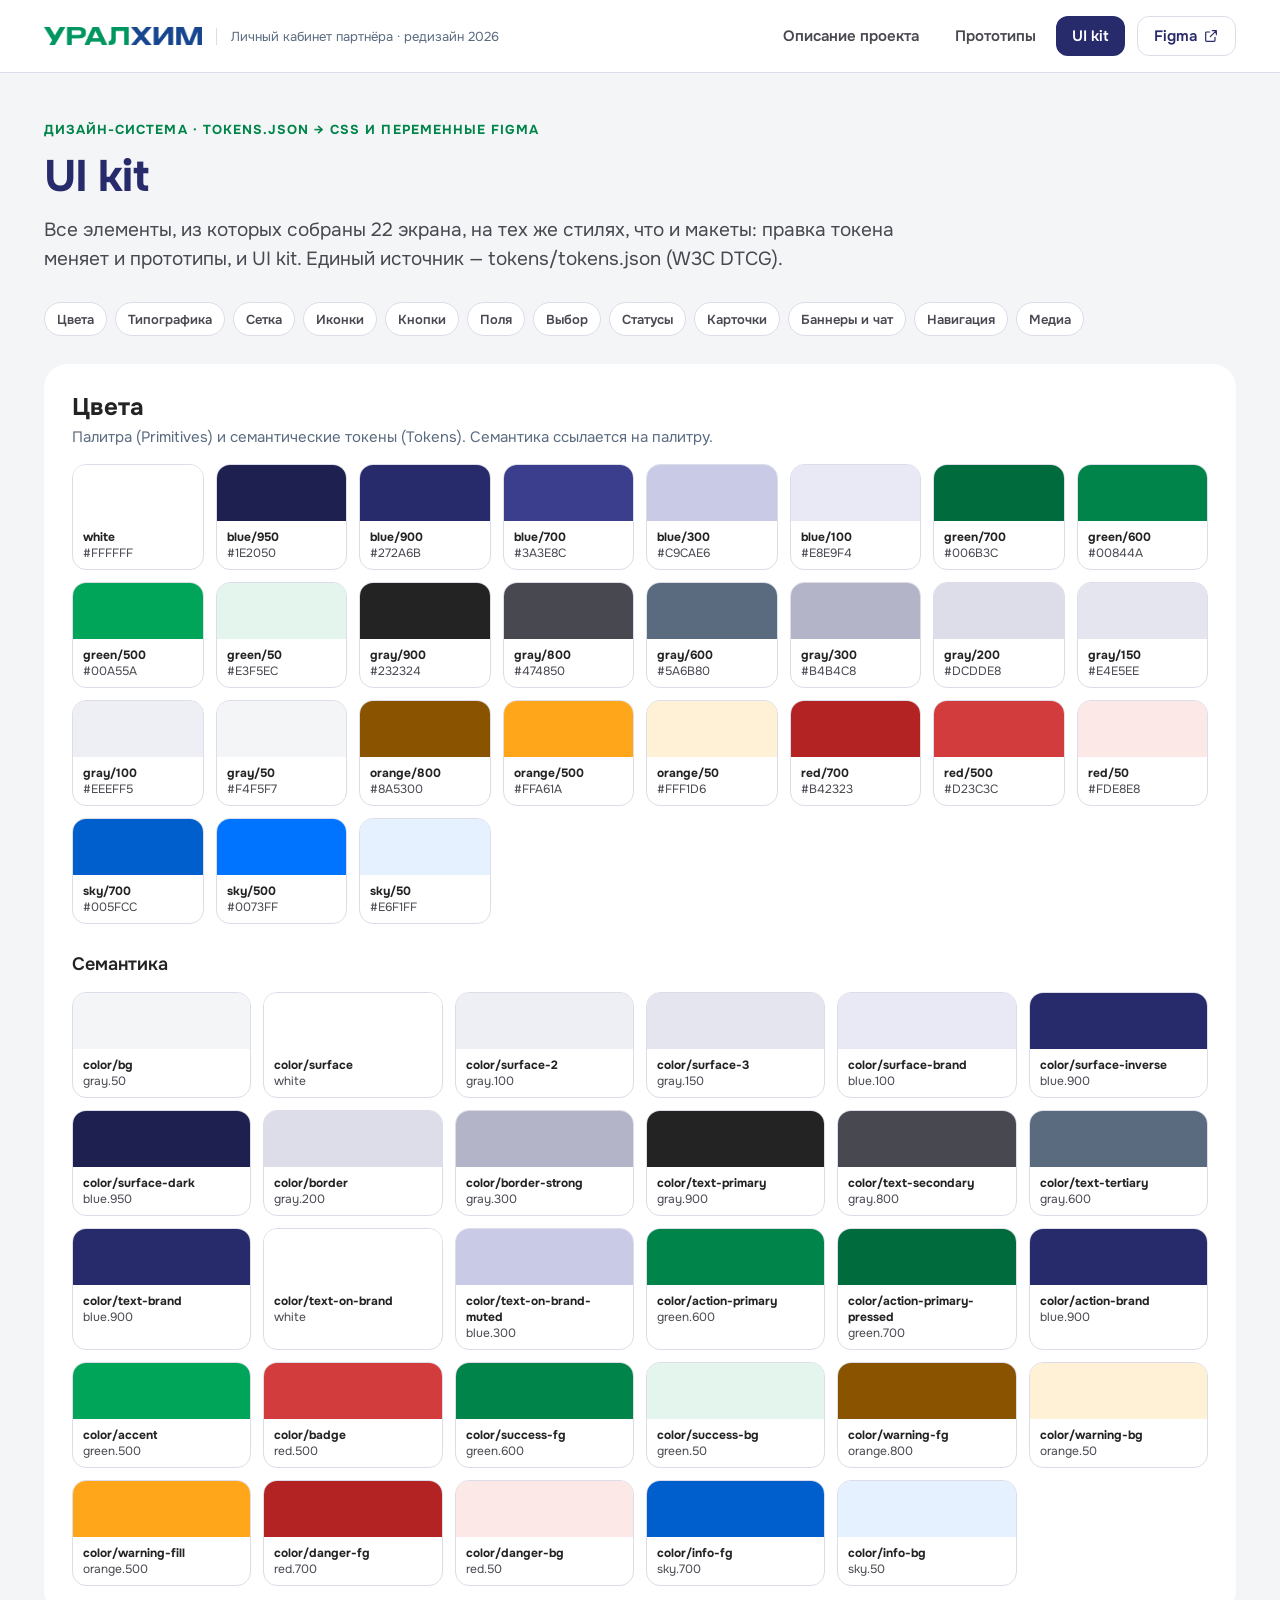
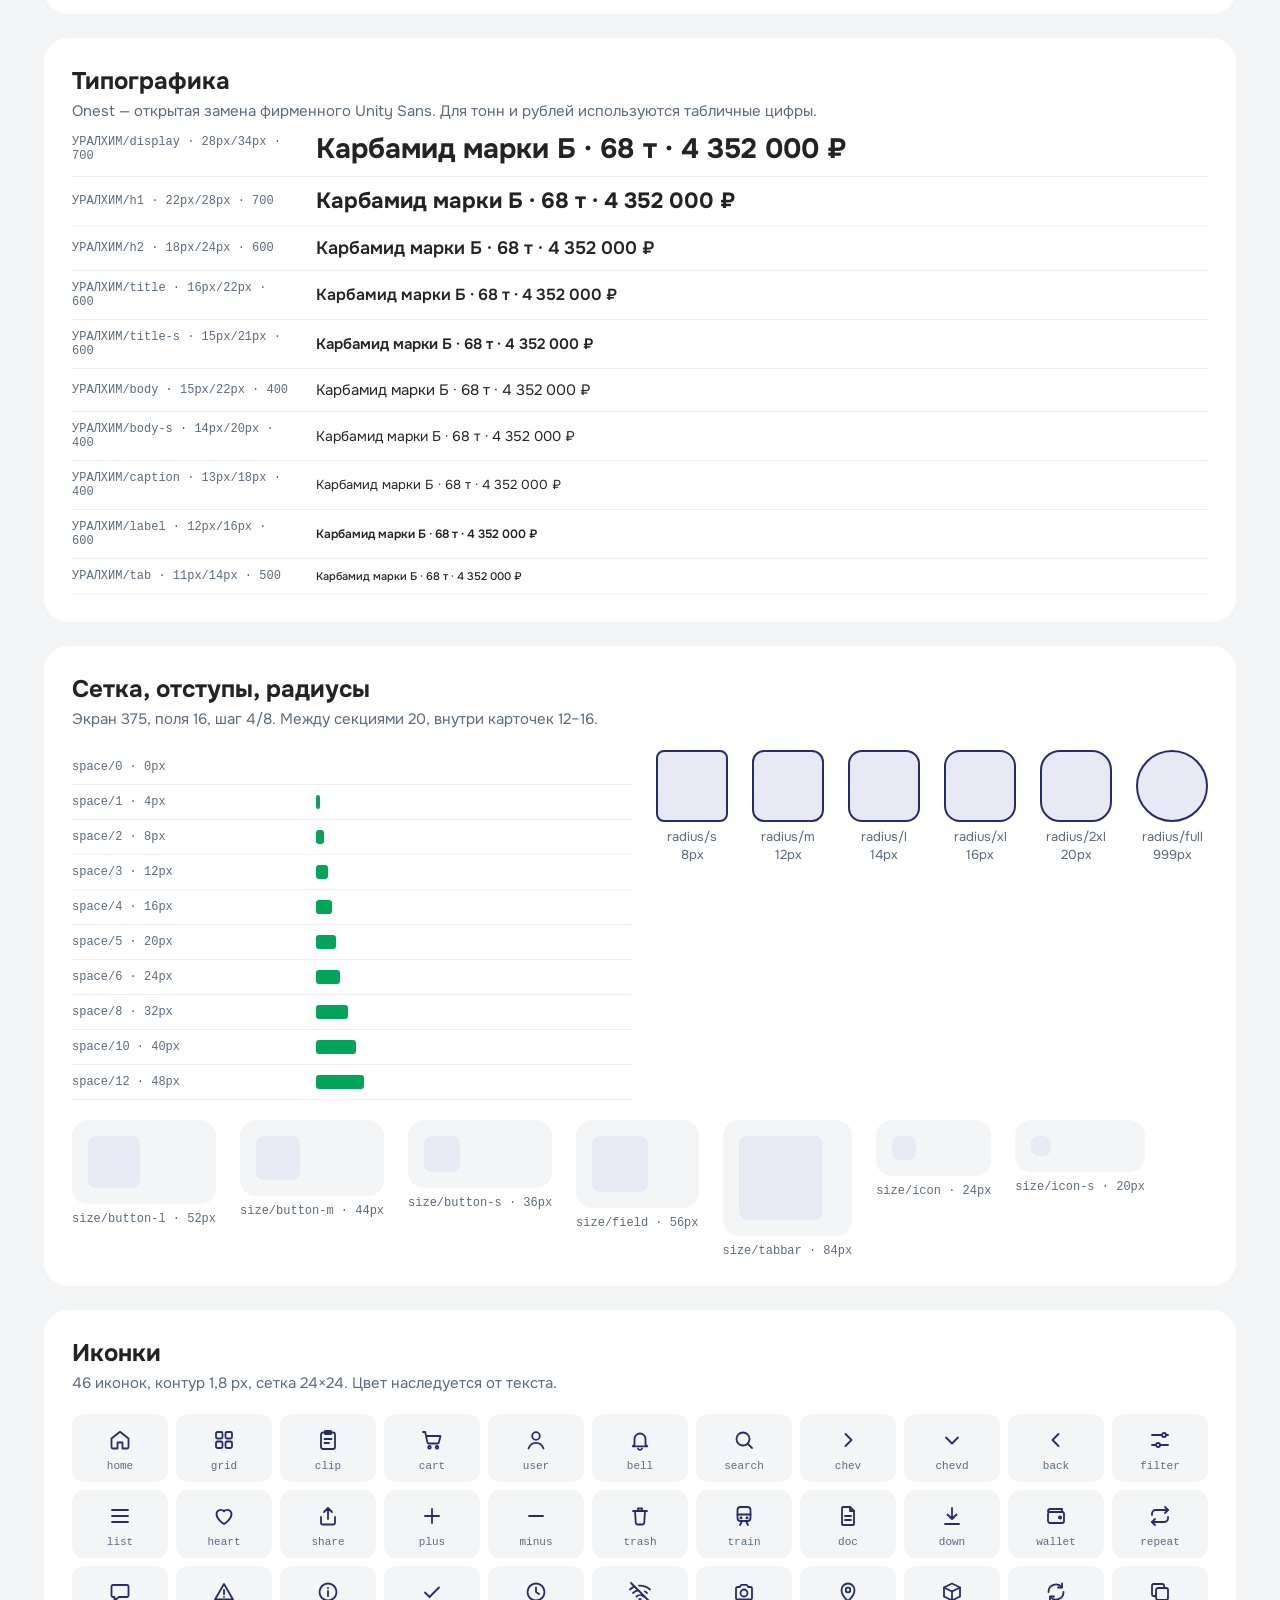
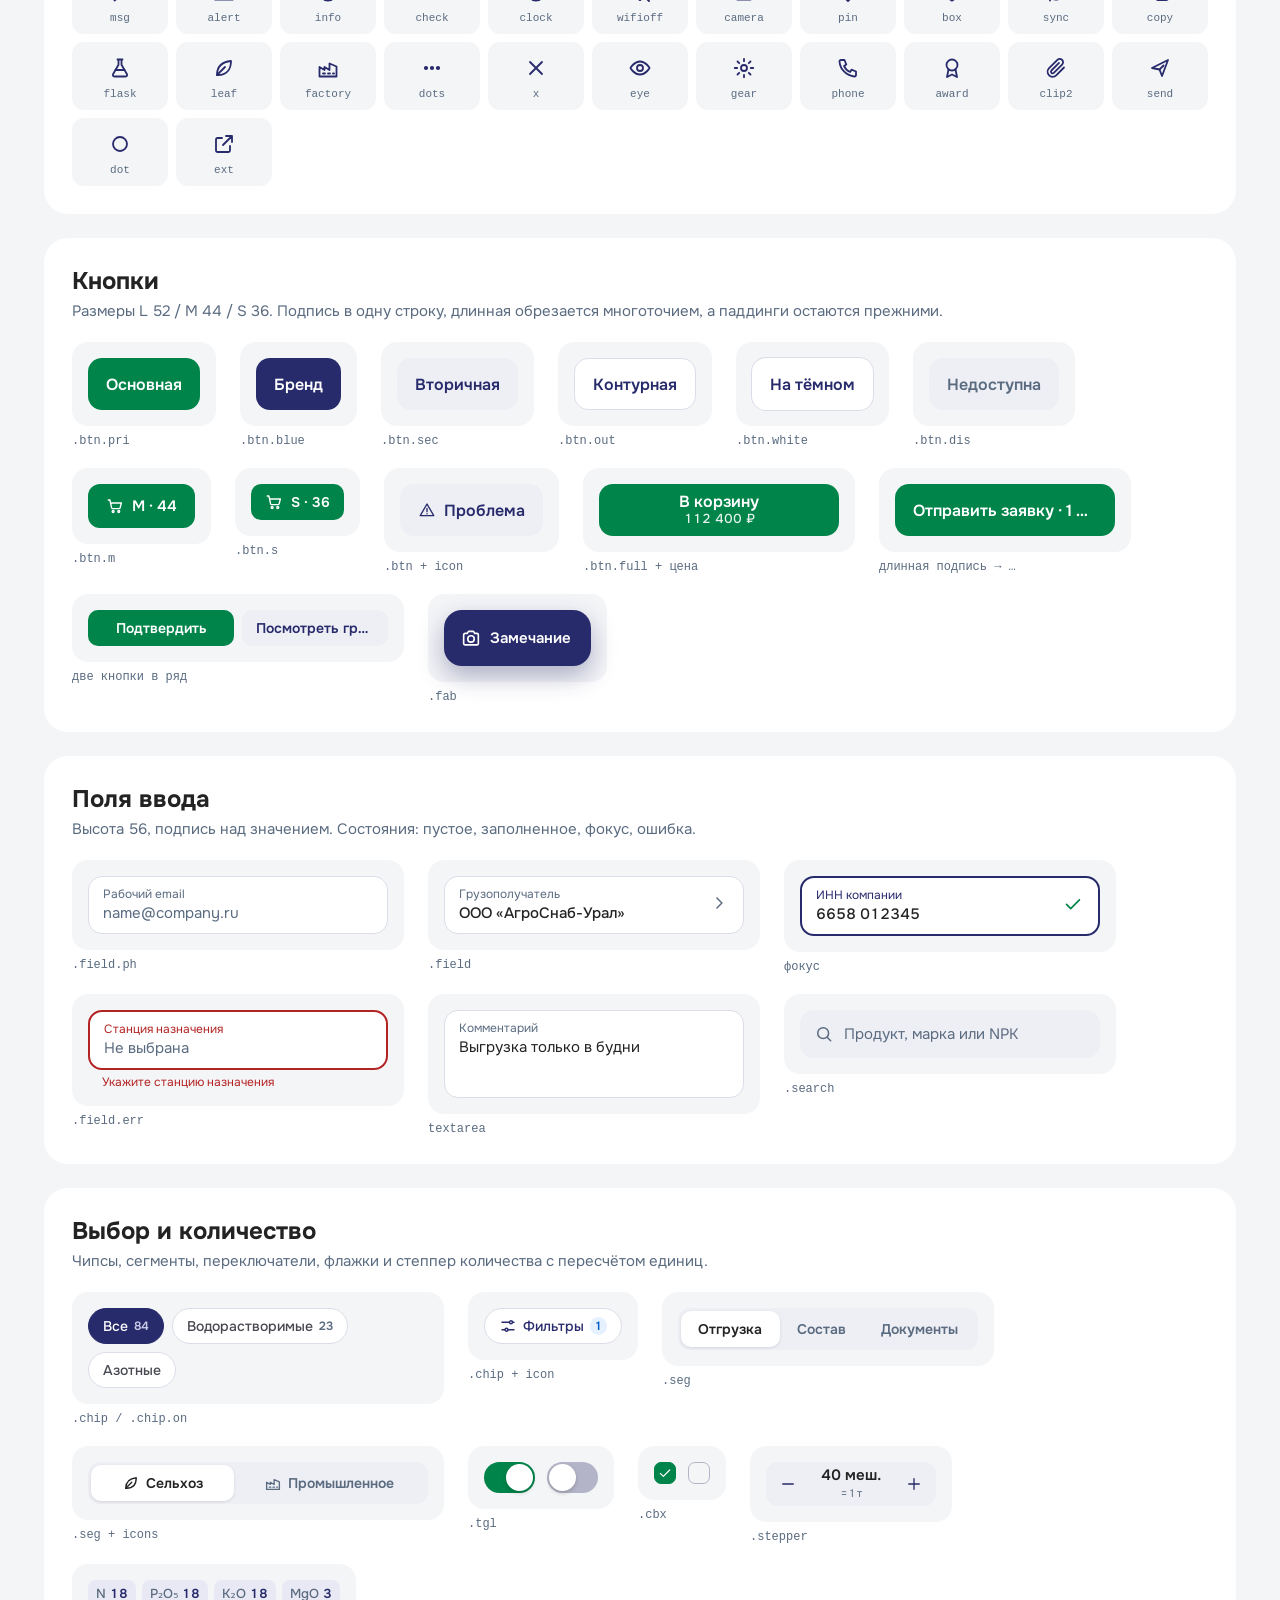
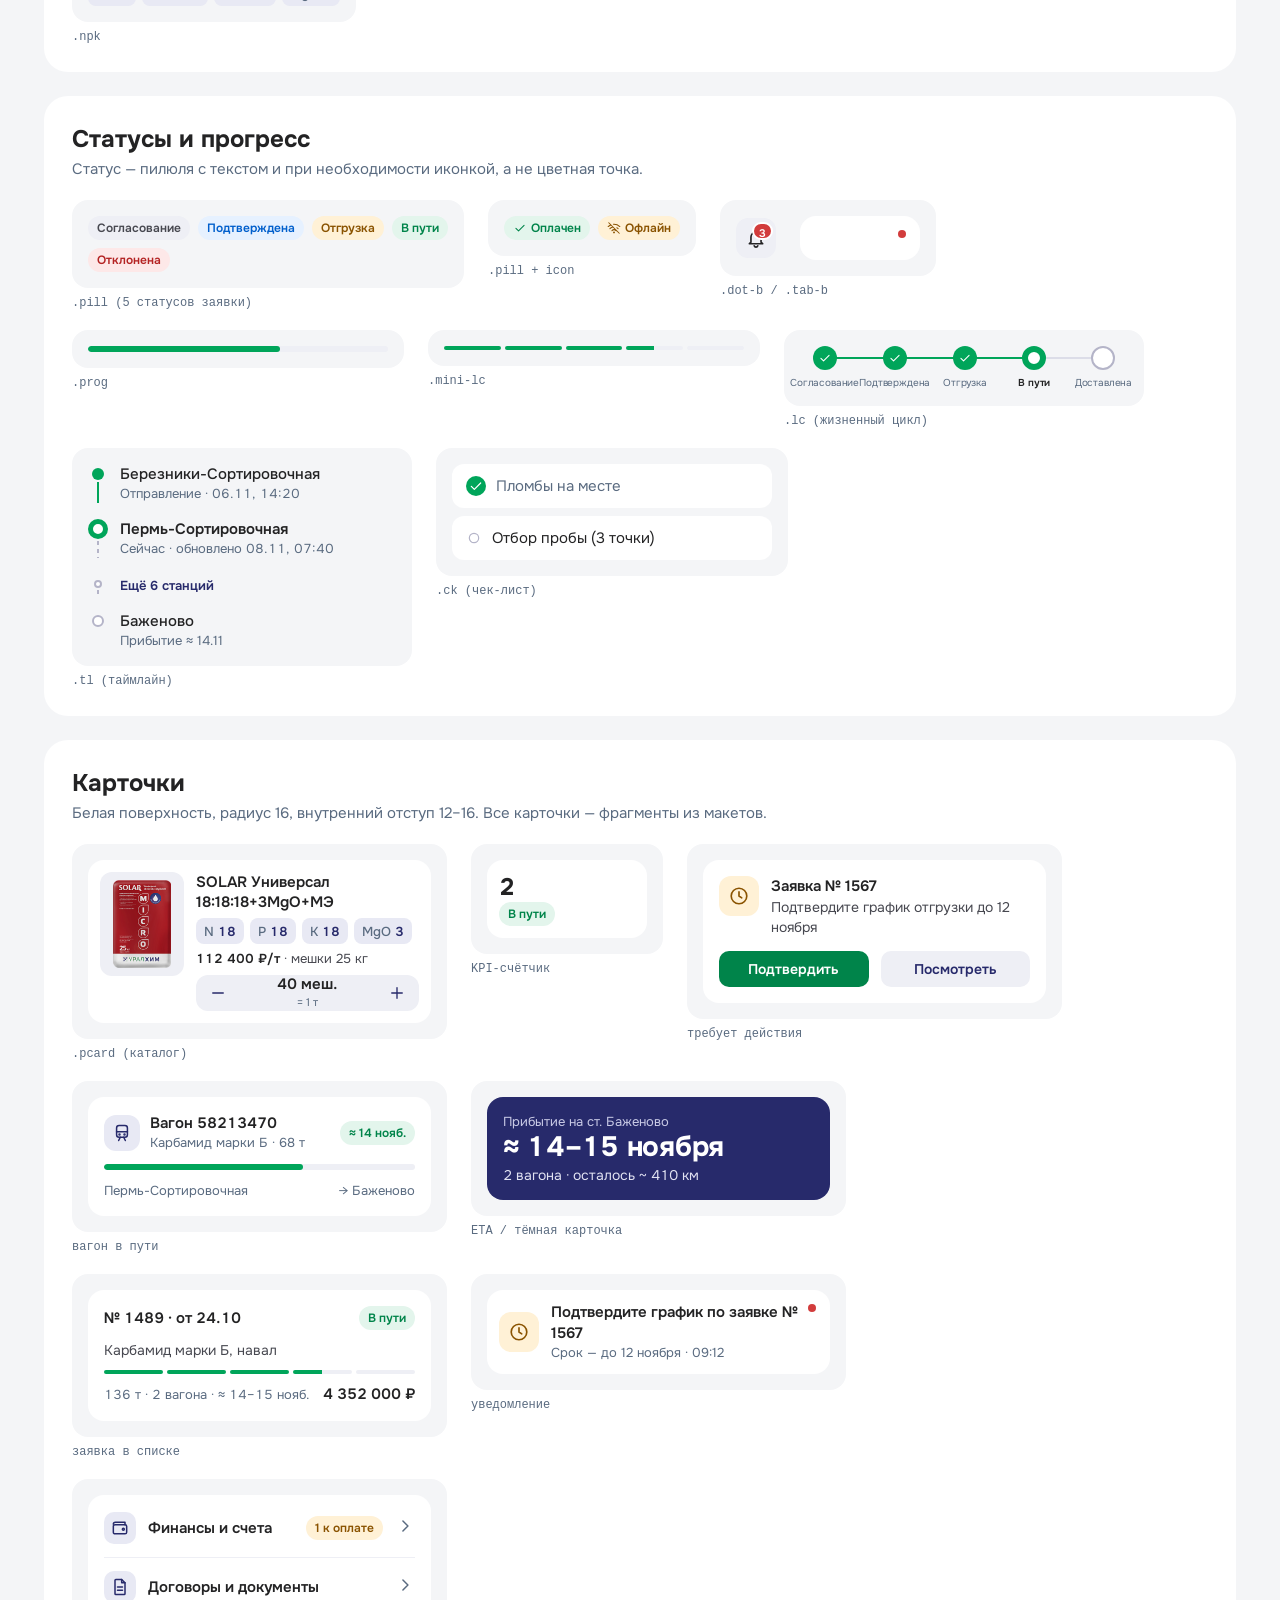
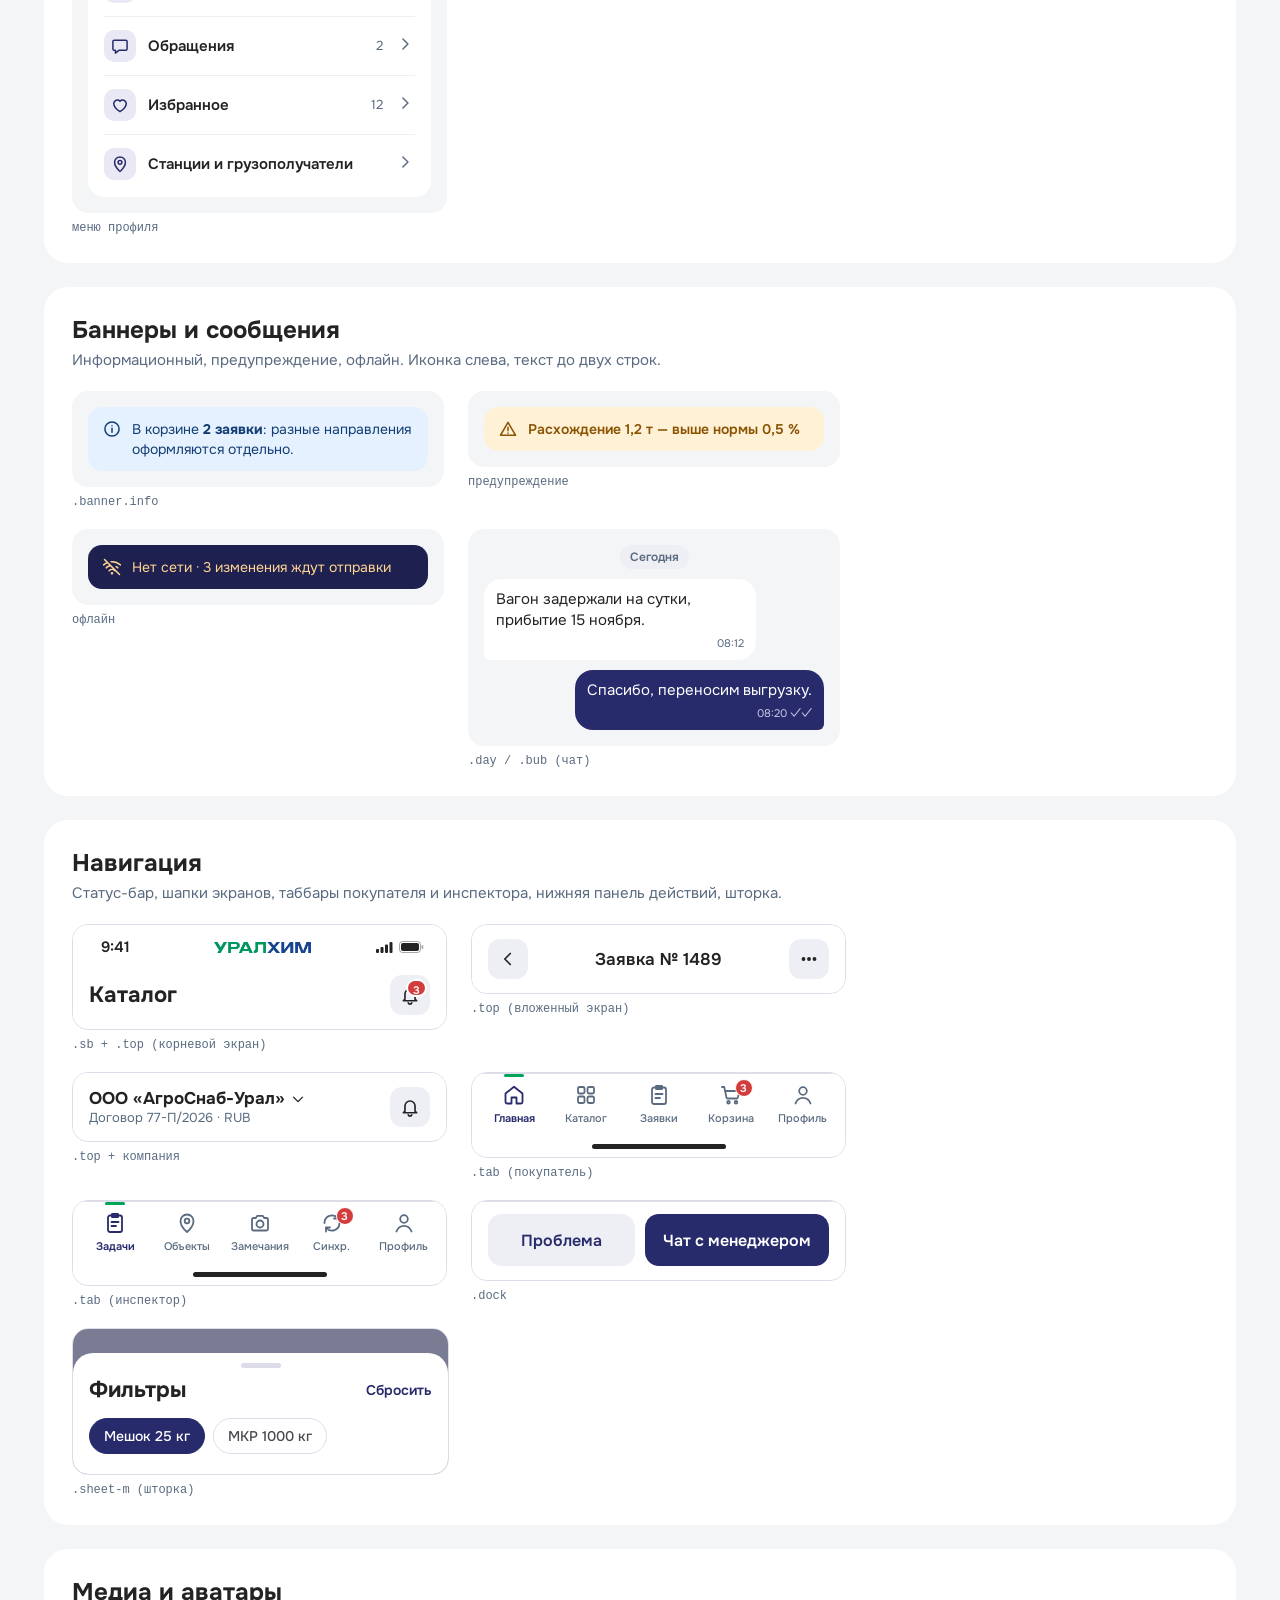
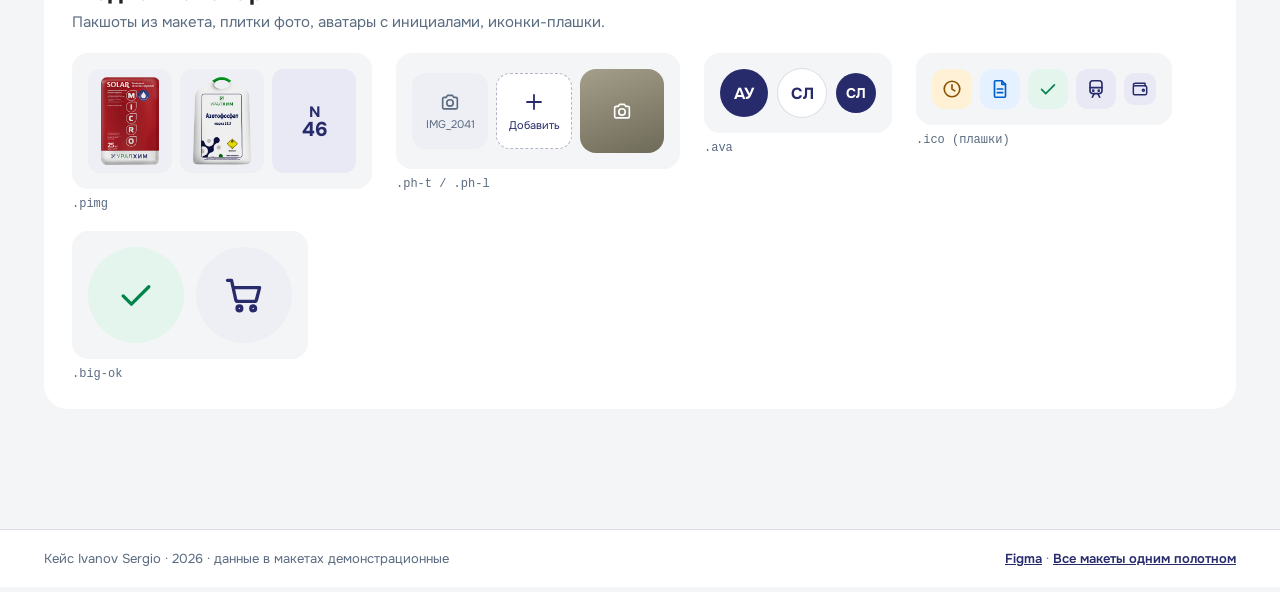
<file: ui-kit.html>
<!doctype html>
<html lang="ru"><head><meta charset="utf-8"><meta name="viewport" content="width=device-width, initial-scale=1">
<title>UI kit · УРАЛХИМ — ЛК партнёра</title>
<link rel="preconnect" href="https://fonts.googleapis.com"><link href="https://fonts.googleapis.com/css2?family=Onest:wght@400;500;600;700&display=swap" rel="stylesheet">
<style>
:root{
  --p-white:#FFFFFF;
  --p-blue-950:#1E2050;
  --p-blue-900:#272A6B;
  --p-blue-700:#3A3E8C;
  --p-blue-300:#C9CAE6;
  --p-blue-100:#E8E9F4;
  --p-green-700:#006B3C;
  --p-green-600:#00844A;
  --p-green-500:#00A55A;
  --p-green-50:#E3F5EC;
  --p-gray-900:#232324;
  --p-gray-800:#474850;
  --p-gray-600:#5A6B80;
  --p-gray-300:#B4B4C8;
  --p-gray-200:#DCDDE8;
  --p-gray-150:#E4E5EE;
  --p-gray-100:#EEEFF5;
  --p-gray-50:#F4F5F7;
  --p-orange-800:#8A5300;
  --p-orange-500:#FFA61A;
  --p-orange-50:#FFF1D6;
  --p-red-700:#B42323;
  --p-red-500:#D23C3C;
  --p-red-50:#FDE8E8;
  --p-sky-700:#005FCC;
  --p-sky-500:#0073FF;
  --p-sky-50:#E6F1FF;
  --color-bg:var(--p-gray-50);
  --color-surface:var(--p-white);
  --color-surface-2:var(--p-gray-100);
  --color-surface-3:var(--p-gray-150);
  --color-surface-brand:var(--p-blue-100);
  --color-surface-inverse:var(--p-blue-900);
  --color-surface-dark:var(--p-blue-950);
  --color-border:var(--p-gray-200);
  --color-border-strong:var(--p-gray-300);
  --color-text-primary:var(--p-gray-900);
  --color-text-secondary:var(--p-gray-800);
  --color-text-tertiary:var(--p-gray-600);
  --color-text-brand:var(--p-blue-900);
  --color-text-on-brand:var(--p-white);
  --color-text-on-brand-muted:var(--p-blue-300);
  --color-action-primary:var(--p-green-600);
  --color-action-primary-pressed:var(--p-green-700);
  --color-action-brand:var(--p-blue-900);
  --color-accent:var(--p-green-500);
  --color-badge:var(--p-red-500);
  --color-success-fg:var(--p-green-600);
  --color-success-bg:var(--p-green-50);
  --color-warning-fg:var(--p-orange-800);
  --color-warning-bg:var(--p-orange-50);
  --color-warning-fill:var(--p-orange-500);
  --color-danger-fg:var(--p-red-700);
  --color-danger-bg:var(--p-red-50);
  --color-info-fg:var(--p-sky-700);
  --color-info-bg:var(--p-sky-50);
  --space-0:0px;
  --space-1:4px;
  --space-2:8px;
  --space-3:12px;
  --space-4:16px;
  --space-5:20px;
  --space-6:24px;
  --space-8:32px;
  --space-10:40px;
  --space-12:48px;
  --radius-s:8px;
  --radius-m:12px;
  --radius-l:14px;
  --radius-xl:16px;
  --radius-2xl:20px;
  --radius-full:999px;
  --size-button-l:52px;
  --size-button-m:44px;
  --size-button-s:36px;
  --size-field:56px;
  --size-tabbar:84px;
  --size-icon:24px;
  --size-icon-s:20px;
  --size-screen:375px;
  --font-display:700 28px/34px "Onest",system-ui,sans-serif;
  --font-h1:700 22px/28px "Onest",system-ui,sans-serif;
  --font-h2:600 18px/24px "Onest",system-ui,sans-serif;
  --font-title:600 16px/22px "Onest",system-ui,sans-serif;
  --font-title-s:600 15px/21px "Onest",system-ui,sans-serif;
  --font-body:400 15px/22px "Onest",system-ui,sans-serif;
  --font-body-s:400 14px/20px "Onest",system-ui,sans-serif;
  --font-caption:400 13px/18px "Onest",system-ui,sans-serif;
  --font-label:600 12px/16px "Onest",system-ui,sans-serif;
  --font-tab:500 11px/14px "Onest",system-ui,sans-serif;
  --bg:var(--color-bg);
  --surface:var(--color-surface);
  --surface-2:var(--color-surface-2);
  --border:var(--color-border);
  --border-strong:var(--color-border-strong);
  --t1:var(--color-text-primary);
  --t2:var(--color-text-secondary);
  --t3:var(--color-text-tertiary);
  --blue:var(--color-action-brand);
  --green:var(--color-accent);
  --green-a:var(--color-action-primary);
  --green-p:var(--color-action-primary-pressed);
  --ok:var(--color-success-fg);
  --ok-bg:var(--color-success-bg);
  --warn:var(--color-warning-fg);
  --warn-bg:var(--color-warning-bg);
  --warn-f:var(--color-warning-fill);
  --err:var(--color-danger-fg);
  --err-bg:var(--color-danger-bg);
  --info:var(--color-info-fg);
  --info-bg:var(--color-info-bg);
  --blue-2:var(--p-blue-700);
}

*{box-sizing:border-box;margin:0;padding:0}
body{font-family:"Onest",system-ui,sans-serif;background:#D9DBE4;color:var(--t1);-webkit-font-smoothing:antialiased;padding:48px 40px 80px}
.num{font-variant-numeric:tabular-nums}
/* шапка сайта кейса (общая для всех страниц) */
.hdr{position:sticky;top:0;z-index:20;background:rgba(255,255,255,.94);backdrop-filter:blur(12px);border-bottom:1px solid var(--border)}
.hdr-in{max-width:1240px;margin:0 auto;height:72px;padding:0 24px;display:flex;align-items:center;gap:20px}
.brand{display:flex;align-items:center;gap:14px;text-decoration:none;color:var(--t1);min-width:0}
.brand img{height:18px;flex:none}
.brand span{font-size:13px;color:var(--t3);border-left:1px solid var(--border);padding-left:14px;white-space:nowrap;overflow:hidden;text-overflow:ellipsis}
.menu-top{margin-left:auto;display:flex;gap:4px;align-items:center}
.menu-top a{height:40px;padding:0 16px;border-radius:12px;display:flex;align-items:center;gap:6px;font-size:15px;font-weight:600;color:var(--t2);text-decoration:none;white-space:nowrap}
.menu-top a:hover{background:var(--surface-2)}
.menu-top a.on{background:var(--blue);color:#fff}
.menu-top a.fig{border:1.5px solid var(--border);color:var(--blue);margin-left:8px}
.menu-top a.fig:hover{border-color:var(--blue);background:#fff}
.back-btn{height:40px;padding:0 14px 0 10px;border-radius:12px;display:flex;align-items:center;gap:4px;font-size:15px;font-weight:600;color:var(--blue);background:var(--surface-2);text-decoration:none;white-space:nowrap;flex:none}
.back-btn:hover{background:#E4E5EE}
.board-hdr{margin:-48px -40px 48px}
@media (max-width:760px){.hdr-in{height:auto;padding:12px 16px;flex-wrap:wrap;gap:10px}.menu-top{margin-left:0;width:100%;overflow-x:auto}.menu-top a{height:36px;padding:0 12px;font-size:14px}.brand span{display:none}}
.board{display:flex;flex-wrap:wrap;gap:56px 40px;align-items:flex-start;max-width:2000px;margin:0 auto}
.cap{width:375px}
.cap h3{font-size:13px;font-weight:600;color:var(--blue);letter-spacing:.06em;text-transform:uppercase;margin-bottom:12px}

/* ---------- screen ---------- */
.screen{width:375px;min-height:812px;background:var(--bg);border-radius:0;display:flex;flex-direction:column;position:relative;overflow:hidden;box-shadow:0 24px 60px rgba(39,42,107,.18)}
.sb{height:44px;display:flex;align-items:center;justify-content:space-between;padding:0 22px 0 28px;background:var(--surface);color:var(--t1);flex:none}
.sb-t{font-weight:600;font-size:15px;width:54px}
.sb-logo{height:11px}
.sb-r{display:flex;gap:6px;align-items:center;width:54px;justify-content:flex-end}
.sb-r svg{fill:currentColor}
.dark .sb{background:#1E2050;color:#fff}
.body{flex:1;padding:0 16px 24px;display:flex;flex-direction:column;gap:20px}

/* top bars */
.top{background:var(--surface);padding:6px 16px 14px;display:flex;align-items:center;gap:12px;flex:none}
.top h1{font-size:22px;line-height:28px;font-weight:700;flex:1}
.top .ttl{flex:1;font-size:17px;font-weight:600;text-align:center}
.icon-btn{width:40px;height:40px;border-radius:12px;display:flex;align-items:center;justify-content:center;color:var(--t1);position:relative;flex:none}
.icon-btn.soft{background:var(--surface-2)}
.dot-b{position:absolute;top:4px;right:3px;min-width:18px;height:18px;padding:0 5px;border-radius:9px;background:#D23C3C;color:#fff;font-size:11px;font-weight:600;line-height:18px;text-align:center;border:2px solid #fff}
.company{flex:1;display:flex;flex-direction:column}
.company b{font-size:17px;font-weight:700;display:flex;align-items:center;gap:4px}
.company span{font-size:13px;color:var(--t3)}

/* inputs */
.search{height:48px;border-radius:14px;background:var(--surface-2);display:flex;align-items:center;gap:10px;padding:0 14px;color:var(--t3);font-size:15px}
.top + .search-wrap{background:var(--surface);padding:0 16px 14px}
.field{background:var(--surface);border:1px solid var(--border);border-radius:14px;padding:9px 14px;min-height:56px;display:flex;align-items:center;gap:10px}
.field .fl{flex:1}
.field small{display:block;font-size:12px;color:var(--t3);line-height:16px}
.field b{font-size:15px;font-weight:500;line-height:22px}
.field.ph b{color:var(--t3);font-weight:400}
.field .chev{color:var(--t3)}

/* type */
.sec{display:flex;align-items:baseline;justify-content:space-between}
.sec h2{font-size:18px;line-height:24px;font-weight:600}
.sec h2 em{font-style:normal;color:var(--t3);font-weight:500;margin-left:4px}
.link{font-size:14px;font-weight:600;color:var(--blue)}
.cap-t{font-size:13px;line-height:18px;color:var(--t3)}
.label{font-size:12px;font-weight:600;letter-spacing:.04em;text-transform:uppercase;color:var(--t3)}

/* cards */
.card{background:var(--surface);border-radius:16px;padding:16px}
.card.tight{padding:12px}
.stack{display:flex;flex-direction:column;gap:8px}
.row{display:flex;align-items:center;gap:12px}
.between{display:flex;justify-content:space-between;align-items:center}
.ico{width:40px;height:40px;border-radius:12px;display:flex;align-items:center;justify-content:center;flex:none}
.ico.warn{background:var(--warn-bg);color:var(--warn)}
.ico.info{background:var(--info-bg);color:var(--info)}
.ico.ok{background:var(--ok-bg);color:var(--ok)}
.ico.blue{background:#E8E9F4;color:var(--blue)}
.ttl16{font-size:16px;line-height:22px;font-weight:600}
.ttl15{font-size:15px;line-height:21px;font-weight:600}
.t2{color:var(--t2);font-size:14px;line-height:20px}
.t3{color:var(--t3);font-size:13px;line-height:18px}
.amount{font-size:28px;line-height:34px;font-weight:700;font-variant-numeric:tabular-nums;letter-spacing:-.01em}
.amount small{font-size:18px;font-weight:600}

/* buttons */
.btn{height:52px;border-radius:14px;display:flex;align-items:center;justify-content:center;gap:8px;font-size:16px;font-weight:600;padding:0 18px;white-space:nowrap}
.btn svg,.row svg,.pill svg,.chip svg{flex:none}
.btn,.chip,.pill{min-width:0;max-width:100%}
.lbl{min-width:0;overflow:hidden;text-overflow:ellipsis;white-space:nowrap}
.btn.dis{background:var(--surface-2);color:var(--t3);pointer-events:none}
.field.err{border:2px solid var(--err)}
.field-err{font-size:12px;line-height:16px;color:var(--err);margin:-4px 0 0 14px}
.btn.m{height:44px;font-size:15px;border-radius:12px}
.btn.s{height:36px;font-size:14px;border-radius:10px;padding:0 14px}
.btn.pri{background:var(--green-a);color:#fff}
.btn.sec{background:var(--surface-2);color:var(--blue)}
.btn.out{background:var(--surface);color:var(--blue);border:1.5px solid var(--border)}
.btn.blue{background:var(--blue);color:#fff}
.btn.white{background:#fff;color:var(--blue)}
.btn.full{width:100%}

/* chips & pills */
.chips{display:flex;gap:8px;overflow:hidden;white-space:nowrap}
.chip{height:36px;padding:0 14px;border-radius:999px;background:var(--surface);border:1px solid var(--border);display:inline-flex;align-items:center;gap:6px;font-size:14px;font-weight:500;color:var(--t2);flex:none}
.chip.on{background:var(--blue);border-color:var(--blue);color:#fff}
.chip .n{font-size:12px;font-weight:600;color:var(--t3)}
.chip.on .n{color:#C9CAE6}
.pill{display:inline-flex;align-items:center;gap:4px;height:24px;padding:0 9px;border-radius:999px;font-size:12px;font-weight:600;white-space:nowrap}
.pill svg{width:14px;height:14px}
.pill.ok{background:var(--ok-bg);color:var(--ok)}
.pill.warn{background:var(--warn-bg);color:var(--warn)}
.pill.err{background:var(--err-bg);color:var(--err)}
.pill.info{background:var(--info-bg);color:var(--info)}
.pill.neu{background:var(--surface-2);color:var(--t2)}
.npk{display:flex;gap:6px;flex-wrap:wrap}
.npk span{height:26px;padding:0 8px;border-radius:8px;background:#E8E9F4;color:var(--blue);font-size:13px;font-weight:600;display:inline-flex;align-items:center;font-variant-numeric:tabular-nums}
.npk span i{font-style:normal;font-weight:500;color:var(--t3);margin-right:4px}

/* segmented */
.seg{display:flex;background:var(--surface-2);border-radius:12px;padding:3px}
.seg>div{flex:1 1 auto;min-width:0;height:36px;padding:0 12px;gap:6px;border-radius:10px;display:flex;align-items:center;justify-content:center;font-size:14px;font-weight:600;color:var(--t3);white-space:nowrap;cursor:pointer}
.seg>div svg{flex:none}
.seg>div:first-child:nth-last-child(n+4),.seg>div:first-child:nth-last-child(n+4)~div{padding:0 8px;font-size:13px}
.seg .on{background:#fff;color:var(--t1);box-shadow:0 1px 3px rgba(35,35,36,.12)}

/* progress */
.prog{height:6px;border-radius:3px;background:var(--surface-2);position:relative;overflow:hidden}
.prog i{position:absolute;left:0;top:0;bottom:0;border-radius:3px;background:var(--green)}

/* stepper */
.stepper{display:flex;align-items:center;height:44px;border-radius:12px;background:var(--surface-2);overflow:hidden}
.stepper .sbtn{width:44px;height:44px;display:flex;align-items:center;justify-content:center;color:var(--blue)}
.stepper .val{flex:1;text-align:center;line-height:1.1}
.stepper .val b{display:block;font-size:15px;font-weight:600;font-variant-numeric:tabular-nums}
.stepper .val small{font-size:11px;color:var(--t3)}

/* tabbar */
.tab{height:84px;background:rgba(255,255,255,.96);border-top:1px solid var(--border);display:flex;padding:6px 6px 0;position:relative;flex:none}
.tab-i{flex:1;display:flex;flex-direction:column;align-items:center;gap:3px;font-size:11px;font-weight:500;color:var(--t3);padding-top:2px}
.tab-i.on{color:var(--blue);font-weight:600}
.tab-ic{position:relative;height:26px;display:flex;align-items:center}
.tab-i.on .tab-ic::after{content:"";position:absolute;left:50%;top:-8px;width:20px;height:3px;border-radius:2px;background:var(--green);transform:translateX(-50%)}
.tab-b{position:absolute;top:-3px;left:16px;min-width:18px;height:18px;border-radius:9px;background:#D23C3C;color:#fff;font-size:11px;font-weight:600;line-height:16px;text-align:center;border:1.5px solid #fff;padding:0 4px}
.home-ind{position:absolute;bottom:8px;left:50%;transform:translateX(-50%);width:134px;height:5px;border-radius:3px;background:var(--t1)}

/* sticky bottom bar (non-tab screens) */
.dock{background:var(--surface);border-top:1px solid var(--border);padding:12px 16px 34px;display:flex;gap:10px;flex:none;position:relative}
.dock .home-ind{bottom:8px}
.dock .btn{min-width:0;padding:0 12px}

/* product */
.pcard{background:var(--surface);border-radius:16px;padding:12px;display:flex;gap:12px}
.pimg{width:84px;height:104px;border-radius:12px;background:var(--surface-2);display:flex;align-items:center;justify-content:center;flex:none}
.pimg img{height:88px}
.pinfo{flex:1;display:flex;flex-direction:column;gap:6px;min-width:0}
.pname{font-size:15px;line-height:20px;font-weight:600}
.price{font-size:13px;color:var(--t2)}
.price b{color:var(--t1);font-weight:600}

/* timeline */
.tl{display:flex;flex-direction:column}
.tl-i{display:flex;gap:12px;position:relative;padding-bottom:16px}
.tl-i:last-child{padding-bottom:0}
.tl-dot{width:20px;display:flex;flex-direction:column;align-items:center;flex:none}
.tl-dot b{width:12px;height:12px;border-radius:6px;background:var(--green);margin-top:4px;flex:none}
.tl-dot b.cur{width:20px;height:20px;border-radius:10px;background:#fff;border:5px solid var(--green);margin-top:0}
.tl-dot b.fut{background:#fff;border:2px solid var(--border-strong)}
.tl-dot i{flex:1;width:2px;background:var(--green);margin-top:2px}
.tl-dot i.fut{background:repeating-linear-gradient(var(--border-strong) 0 4px,transparent 4px 8px)}
.tl-c{flex:1}

/* list rows */
.lrow{display:flex;align-items:center;gap:12px;padding:14px 0;border-bottom:1px solid var(--surface-2)}
.lrow:last-child{border-bottom:0;padding-bottom:0}
.lrow:first-child{padding-top:0}
.lrow .chev{color:var(--t3)}
.kv{display:flex;justify-content:space-between;font-size:14px;line-height:20px;padding:7px 0;border-bottom:1px dashed var(--surface-2)}
.kv span{color:var(--t2)}
.kv b{font-weight:600;font-variant-numeric:tabular-nums}

/* banners */
.banner{border-radius:14px;padding:12px 14px;display:flex;gap:10px;font-size:14px;line-height:20px}
.banner.info{background:var(--info-bg);color:#123E73}
.banner.dark{background:#1E2050;color:#fff}

/* life-cycle stepper */
.lc{display:flex;align-items:flex-start;position:relative;margin:0 -10px;letter-spacing:-.01em}
.lc-line{position:absolute;top:11px;left:10%;right:10%;height:2px;background:var(--border)}
.lc-line i{position:absolute;left:0;top:0;bottom:0;background:var(--green)}
.lc-s{flex:1;display:flex;flex-direction:column;align-items:center;gap:6px;position:relative;font-size:10px;line-height:14px;color:var(--t3);text-align:center}
.lc-s b{width:24px;height:24px;border-radius:12px;background:var(--green);color:#fff;display:flex;align-items:center;justify-content:center;position:relative;z-index:1}
.lc-s b svg{width:14px;height:14px}
.lc-s.cur b{background:#fff;border:6px solid var(--green)}
.lc-s.cur{color:var(--t1);font-weight:600}
.lc-s.fut b{background:#fff;border:2px solid var(--border-strong)}

/* fab */
.fab{position:absolute;right:16px;bottom:100px;height:56px;padding:0 20px 0 16px;border-radius:18px;background:var(--blue);color:#fff;display:flex;align-items:center;gap:8px;font-weight:600;font-size:15px;box-shadow:0 10px 24px rgba(39,42,107,.35)}

/* ---------- cover sheet ---------- */
.sheet{width:1600px;background:#fff;padding:72px 80px 80px;color:var(--t1);box-shadow:0 24px 60px rgba(39,42,107,.12)}
.sheet .eyebrow{font-size:14px;font-weight:600;color:var(--green-a);letter-spacing:.08em;text-transform:uppercase}
.sheet h1{font-size:56px;line-height:62px;font-weight:700;color:var(--blue);margin:14px 0 18px;letter-spacing:-.02em}
.sheet .lead{font-size:20px;line-height:30px;color:var(--t2);max-width:1000px}
.sheet .grid3{display:grid;grid-template-columns:repeat(3,1fr);gap:24px;margin-top:48px}
.sheet .grid4{display:grid;grid-template-columns:repeat(4,1fr);gap:20px;margin-top:20px}
.sheet h2{font-size:28px;line-height:34px;font-weight:700;margin-top:64px}
.sheet .box{background:var(--bg);border-radius:20px;padding:24px}
.sheet .box h4{font-size:18px;line-height:24px;font-weight:600;margin:12px 0 8px}
.sheet .box p{font-size:15px;line-height:22px;color:var(--t2)}
.sheet .tag{display:inline-flex;height:26px;padding:0 10px;border-radius:999px;font-size:12px;font-weight:700;align-items:center;letter-spacing:.04em}
.sheet .was{font-size:14px;line-height:20px;color:var(--t3);margin-top:10px}
.sheet .sw{border-radius:16px;overflow:hidden;border:1px solid var(--border)}
.sheet .sw div{height:84px}
.sheet .sw p{padding:10px 14px;font-size:13px;line-height:18px;color:var(--t2)}
.sheet .sw p b{display:block;color:var(--t1);font-size:14px}
.sheet .metric{border-left:3px solid var(--green);padding:4px 0 4px 18px}
.sheet .metric b{font-size:32px;line-height:38px;color:var(--blue);display:block}
.sheet .metric span{font-size:15px;line-height:22px;color:var(--t2)}
.sheet .typo{display:flex;gap:40px;align-items:baseline;margin-top:20px;flex-wrap:wrap}
/* ---------- extra components ---------- */
.wrap{display:flex;flex-wrap:wrap;gap:8px}
.cbx{width:22px;height:22px;border-radius:7px;border:1.5px solid var(--border-strong);display:flex;align-items:center;justify-content:center;flex:none;color:#fff}
.cbx.on{background:var(--green-a);border-color:var(--green-a)}
.tgl{width:51px;height:31px;border-radius:16px;background:var(--border-strong);position:relative;flex:none}
.tgl i{position:absolute;top:2px;left:2px;width:27px;height:27px;border-radius:14px;background:#fff;box-shadow:0 2px 4px rgba(0,0,0,.18)}
.tgl.on{background:var(--green-a)}.tgl.on i{left:22px}
.nrow{position:relative}
.nrow.unread::after{content:"";position:absolute;top:14px;right:14px;width:8px;height:8px;border-radius:4px;background:#D23C3C}
.mini-lc{display:flex;gap:4px}.mini-lc i{flex:1;height:4px;border-radius:2px;background:var(--surface-2)}
.mini-lc i.d{background:var(--green)}.mini-lc i.c{background:linear-gradient(90deg,var(--green) 50%,var(--surface-2) 50%)}
.ava{width:48px;height:48px;border-radius:24px;background:var(--blue);color:#fff;display:flex;align-items:center;justify-content:center;font-weight:700;font-size:16px;flex:none}
.menu{padding:4px 16px}.menu .lrow{padding:13px 0}.menu .lrow:first-child{padding-top:13px}.menu .lrow:last-child{padding-bottom:13px}
.mi{width:32px;height:32px;border-radius:10px;background:#E8E9F4;color:var(--blue);display:flex;align-items:center;justify-content:center;flex:none}
.sheet-m{flex:1;background:var(--surface);border-radius:20px 20px 0 0;padding:10px 16px 10px;display:flex;flex-direction:column;gap:20px}
.handle{width:40px;height:5px;border-radius:3px;background:var(--border);margin:0 auto -6px}
.big-ok{width:96px;height:96px;border-radius:48px;background:var(--ok-bg);color:var(--ok);display:flex;align-items:center;justify-content:center}
.day{align-self:center;font-size:12px;font-weight:600;color:var(--t3);background:var(--surface-2);padding:4px 10px;border-radius:999px}
.bub{max-width:80%;padding:10px 12px 6px;border-radius:18px;font-size:15px;line-height:21px;background:var(--surface);align-self:flex-start;border-bottom-left-radius:6px}
.bub i{display:block;text-align:right;font-style:normal;font-size:11px;color:var(--t3);margin-top:2px}
.bub.out{align-self:flex-end;background:var(--blue);color:#fff;border-radius:18px;border-bottom-right-radius:6px}
.bub.out i{color:#C9CAE6}
.bub.file{display:flex;gap:10px;align-items:center;flex-wrap:wrap;font-size:14px;line-height:19px}.bub.file i{width:100%}
.ph-t{width:76px;height:76px;border-radius:14px;background:var(--surface-2);color:var(--t3);display:flex;flex-direction:column;align-items:center;justify-content:center;gap:4px;font-size:11px;flex:none}
.ph-t.s{width:56px;height:56px}
.ph-t.add{background:var(--surface);border:1.5px dashed var(--border-strong);color:var(--blue)}
.ph-l{flex:1.4;height:176px;border-radius:16px;background:linear-gradient(160deg,#8C8E78,#5E5A4A);color:#fff;display:flex;flex-direction:column;align-items:center;justify-content:center;gap:6px;font-size:12px}
.ph-l.s{flex:1;height:84px;background:linear-gradient(160deg,#A39F8A,#6E6A58)}
.ph-l.add{background:var(--surface);border:1.5px dashed var(--border-strong);color:var(--blue)}
.photos{display:flex;gap:8px}
.ck{display:flex;align-items:center;gap:10px;background:var(--surface);border-radius:12px;padding:12px 14px;font-size:15px;color:var(--t1)}
.ck svg{flex:none;color:var(--border-strong)}
.ck.done{color:var(--t3)}.ck.done svg{background:var(--green);color:#fff;border-radius:10px;padding:2px;width:20px;height:20px}
.nthumb{width:56px;height:56px;border-radius:12px;background:#E8E9F4;color:var(--blue);display:flex;align-items:center;justify-content:center;flex:none}
[data-go]{cursor:pointer}
/* ---------- design system sheet ---------- */
.ds-grid{display:grid;grid-template-columns:repeat(9,1fr);gap:12px;margin-top:16px}
.ds-sw{border-radius:14px;overflow:hidden;border:1px solid var(--border);background:#fff}
.ds-sw div{height:56px}
.ds-sw p{padding:8px 10px;font-size:12px;line-height:16px;color:var(--t2)}
.ds-sw p b{display:block;color:var(--t1);font-size:12px}
.ds-row{display:flex;gap:24px;align-items:center;padding:10px 0;border-bottom:1px solid var(--surface-2)}
.ds-row code{font-family:ui-monospace,Consolas,monospace;font-size:12px;color:var(--t3);width:220px;flex:none}
.ds-comp{display:flex;flex-wrap:wrap;gap:12px;align-items:center;margin-top:16px}
.ds-cols{display:grid;grid-template-columns:1fr 1fr;gap:48px}
/* ---------- prototype viewer ---------- */
body.proto{background:#2A2C45;padding:32px;display:flex;justify-content:center;gap:32px;align-items:flex-start;min-height:100vh}
body.proto .pv-phone{width:399px;height:836px;border-radius:52px;background:#0E0F1A;padding:12px;box-shadow:0 30px 80px rgba(0,0,0,.45);flex:none}
body.proto .pv-scroll{width:375px;height:812px;border-radius:40px;overflow-y:auto;overflow-x:hidden;background:#fff;scrollbar-width:none}
body.proto .pv-scroll .screen{box-shadow:none}
body.proto .pv-side{color:#fff;width:280px;font-size:14px;line-height:20px}
body.proto .pv-side h2{font-size:20px;margin-bottom:6px}
body.proto .pv-side p{color:#C9CAE6;margin-bottom:16px}
body.proto .pv-side a{display:block;color:#E1E2F2;text-decoration:none;padding:5px 10px;border-radius:8px}
body.proto .pv-side a.on{background:var(--green-a);color:#fff}
body.proto [data-go]:hover{outline:2px solid rgba(0,165,90,.55);outline-offset:2px;border-radius:12px}

.h2s,.kit-sec,.ba{scroll-margin-top:92px}
body.site{padding:0;background:var(--bg);min-height:100vh;display:flex;flex-direction:column}
.hdr{position:sticky;top:0;z-index:20;background:rgba(255,255,255,.92);backdrop-filter:blur(12px);border-bottom:1px solid var(--border)}
.hdr-in{max-width:1240px;margin:0 auto;height:72px;padding:0 24px;display:flex;align-items:center;gap:24px}
.brand{display:flex;align-items:center;gap:14px;text-decoration:none;color:var(--t1);min-width:0}
.brand img{height:18px;flex:none}
.brand span{font-size:13px;color:var(--t3);border-left:1px solid var(--border);padding-left:14px;white-space:nowrap;overflow:hidden;text-overflow:ellipsis}
.menu-top{margin-left:auto;display:flex;gap:4px}
.menu-top a{height:40px;padding:0 16px;border-radius:12px;display:flex;align-items:center;font-size:15px;font-weight:600;color:var(--t2);text-decoration:none;white-space:nowrap}
.menu-top a:hover{background:var(--surface-2)}
.menu-top a.on{background:var(--blue);color:#fff}
.wrapx{max-width:1240px;margin:0 auto;padding:48px 24px 96px;width:100%;flex:1}
.ph1{font-size:44px;line-height:52px;font-weight:700;color:var(--blue);letter-spacing:-.02em}
.plead{font-size:19px;line-height:29px;color:var(--t2);max-width:860px;margin-top:14px}
.eyeb{font-size:13px;font-weight:700;letter-spacing:.08em;text-transform:uppercase;color:var(--green-a);margin-bottom:12px}
.h2s{font-size:28px;line-height:34px;font-weight:700;margin:64px 0 20px;color:var(--t1)}
.h3s{font-size:18px;line-height:24px;font-weight:600;margin:28px 0 12px}
.g2{display:grid;grid-template-columns:repeat(2,1fr);gap:20px}
.g3{display:grid;grid-template-columns:repeat(3,1fr);gap:20px}
.g4{display:grid;grid-template-columns:repeat(4,1fr);gap:16px}
.box{background:var(--surface);border-radius:20px;padding:24px}
.box h4{font-size:18px;line-height:24px;font-weight:600;margin:12px 0 8px}
.box p,.box li{font-size:15px;line-height:23px;color:var(--t2)}
.box ul{padding-left:18px}
.tagx{display:inline-flex;height:26px;padding:0 10px;border-radius:999px;font-size:12px;font-weight:700;align-items:center;letter-spacing:.04em}
.meta{display:grid;grid-template-columns:repeat(5,1fr);gap:1px;background:var(--border);border-radius:20px;overflow:hidden;margin-top:36px}
.meta div{background:var(--surface);padding:18px 20px}
.meta small{display:block;font-size:12px;font-weight:600;letter-spacing:.04em;text-transform:uppercase;color:var(--t3)}
.meta b{display:block;font-size:16px;line-height:22px;font-weight:600;margin-top:6px}
.hero-row{display:grid;grid-template-columns:1fr 360px;gap:48px;align-items:center}
.hero-phone{zoom:.82;justify-self:center;border-radius:40px;overflow:hidden;box-shadow:0 30px 70px rgba(39,42,107,.22);height:812px}
.metric2{border-left:3px solid var(--green);padding:4px 0 4px 18px}
.metric2 b{font-size:32px;line-height:40px;color:var(--blue);display:block}
.metric2 span{font-size:15px;line-height:22px;color:var(--t2)}
.links a{color:var(--blue);font-weight:600}
.cta{display:inline-flex;align-items:center;gap:8px;height:52px;padding:0 22px;border-radius:14px;background:var(--green-a);color:#fff;font-weight:600;text-decoration:none;margin-top:28px;margin-right:10px}
.cta.sec{background:var(--surface);color:var(--blue);border:1.5px solid var(--border)}
.foot{border-top:1px solid var(--border);background:var(--surface)}
.foot div{max-width:1240px;margin:0 auto;padding:20px 24px;font-size:13px;color:var(--t3);display:flex;justify-content:space-between;gap:16px;flex-wrap:wrap}
/* прототип */
.pv{display:grid;grid-template-columns:240px 399px minmax(0,1fr);gap:28px;align-items:start}
.pv-list{background:var(--surface);border-radius:20px;padding:12px;position:sticky;top:96px;max-height:calc(100vh - 120px);overflow:auto}
.pv-list .grp{font-size:12px;font-weight:700;letter-spacing:.06em;text-transform:uppercase;color:var(--t3);padding:12px 10px 6px}
.pv-list a{display:block;padding:8px 10px;border-radius:10px;font-size:14px;line-height:19px;color:var(--t2);text-decoration:none;white-space:nowrap;overflow:hidden;text-overflow:ellipsis}
.pv-list a:hover{background:var(--surface-2)}
.pv-list a.on{background:var(--blue);color:#fff;font-weight:600}
.phone{width:399px;height:836px;border-radius:54px;background:#111226;padding:12px;box-shadow:0 30px 80px rgba(17,18,38,.35);position:sticky;top:96px}
.phone-in{width:375px;height:812px;border-radius:42px;overflow-y:auto;overflow-x:hidden;background:#fff;scrollbar-width:none}
.phone-in::-webkit-scrollbar{display:none}
.phone-in .screen{box-shadow:none}
.phone-in .screen{overflow:clip}
.phone-in .sb{position:sticky;top:0;z-index:7}
.phone-in .tab,.phone-in .dock{position:sticky;bottom:0;z-index:7}
.phone-in .tab-i{cursor:pointer;border-radius:12px;transition:color .15s}
.phone-in .tab-i:hover{color:var(--blue)}
.phone-in .fab{z-index:8}
.phone-in .btn:active,.phone-in .card:active,.phone-in .chip:active,.phone-in .lrow:active,.phone-in .tab-i:active{transform:scale(.98);transition:transform .08s}
.phone-in.pv-hint [data-go],.phone-in.pv-hint .btn,.phone-in.pv-hint .chip,.phone-in.pv-hint .card.row,.phone-in.pv-hint .card.tight,.phone-in.pv-hint .lrow,.phone-in.pv-hint .icon-btn,.phone-in.pv-hint .field,.phone-in.pv-hint .search,.phone-in.pv-hint .sbtn,.phone-in.pv-hint .seg>div,.phone-in.pv-hint .link,.phone-in.pv-hint .pcard,.phone-in.pv-hint .ck,.phone-in.pv-hint .tgl,.phone-in.pv-hint .cbx{box-shadow:inset 0 0 0 2px rgba(0,95,204,.55);background-color:rgba(0,115,255,.07)}
.phone{position:sticky}
.pv-toast{position:absolute;left:24px;right:24px;bottom:110px;z-index:30;background:#1E2050;color:#fff;border-radius:14px;padding:12px 14px;font-size:14px;line-height:19px;display:flex;gap:12px;align-items:center;box-shadow:0 10px 30px rgba(17,18,38,.35);animation:pvIn .2s ease-out}
.pv-toast[hidden],.pv-ov[hidden]{display:none!important}
.phone-in .chips{overflow-x:auto;scrollbar-width:none;margin-right:-16px;padding-right:16px}
.phone-in .chips::-webkit-scrollbar{display:none}
.pv-toast span{flex:1}.pv-toast b{color:#7BE3AE;cursor:pointer;white-space:nowrap}
.pv-toast.out{opacity:0;transform:translateY(8px);transition:.2s}
.pv-ov{position:absolute;inset:12px;border-radius:42px;overflow:hidden;z-index:40;background:rgba(17,18,38,0);display:flex;align-items:flex-end;transition:background .2s}
.pv-ov.in{background:rgba(17,18,38,.42)}
.pv-sheet{width:100%;background:#fff;border-radius:22px 22px 0 0;padding:10px 16px 30px;transform:translateY(100%);transition:transform .22s ease-out;max-height:80%;overflow:auto}
.pv-ov.in .pv-sheet{transform:none}
.pv-sheet .handle{margin:0 auto 12px}
.ps-t{font-size:18px;line-height:24px;font-weight:700;color:var(--t1)}
.ps-x{font-size:14px;line-height:21px;color:var(--t2);margin-top:6px}
.ps-list{margin-top:10px}
.ps-i{display:flex;align-items:center;gap:12px;padding:12px 0;border-bottom:1px solid var(--surface-2);cursor:pointer}
.ps-i>div{flex:1;min-width:0}.ps-i b{display:block;font-size:15px;line-height:21px;font-weight:600;color:var(--t1)}.ps-i span{display:block;font-size:13px;color:var(--t3)}
.ps-i em{font-style:normal;color:var(--t3);font-size:18px}.ps-i.on em{color:var(--ok)}
.ps-btns{display:flex;flex-direction:column;gap:8px;margin-top:16px}
.pv-danger{background:var(--err)!important}
@keyframes pvIn{from{opacity:0;transform:translateY(8px)}}
.pv-focus{border:2px solid var(--blue)!important}
.pv-edit{outline:none;display:block;min-height:22px}
.pv-input{flex:1;outline:none;color:var(--t1);min-width:0}
.pv-input:empty::before{content:attr(data-ph);color:var(--t3)}
.acc{padding:0 0 14px;font-size:14px;line-height:21px;color:var(--t2);display:flex;flex-direction:column;gap:6px}
.pv-doc{color:var(--blue);font-weight:600;cursor:pointer}
.lrow.open .chev svg{transform:rotate(180deg)}
.fav-off{color:var(--t3)!important}
.pv-new{box-shadow:inset 0 0 0 2px var(--green)}
.pv-path{margin-top:20px;background:var(--bg);border-radius:16px;padding:14px 16px;font-size:14px;line-height:21px;color:var(--t2)}
.pv-path b{color:var(--t1)}.pv-path ol{margin:6px 0 0 18px}
.pv-demo{cursor:pointer}
.pv-note{background:var(--surface);border-radius:20px;padding:24px;position:sticky;top:96px}
.pv-note h3{font-size:22px;line-height:28px;font-weight:700}
.pv-note .lead2{font-size:15px;line-height:23px;color:var(--t2);margin-top:8px}
.pv-note ul{margin:14px 0 0 18px;font-size:15px;line-height:23px;color:var(--t2)}
.pv-note .nav2{display:flex;gap:8px;margin-top:20px;flex-wrap:wrap}.pv-note .nav2 .btn{flex:1 1 auto;min-width:0}
.hint{font-size:13px;color:var(--t3);margin-top:16px;line-height:19px}
.ba{background:var(--surface);border-radius:24px;padding:28px;margin-bottom:24px}
.ba-head{display:flex;justify-content:space-between;align-items:baseline;gap:16px;flex-wrap:wrap}
.ba-head h3{font-size:22px;line-height:28px;font-weight:700}
.ba-grid{display:grid;grid-template-columns:auto auto 1fr;gap:32px;margin-top:20px;align-items:start}
.ba-col small{display:block;font-size:12px;font-weight:700;letter-spacing:.06em;text-transform:uppercase;margin-bottom:10px}
.ba-old{display:flex;gap:12px}
.ba-old .sc{width:240px;max-height:650px;overflow-y:auto;border-radius:24px;border:1px solid var(--border);background:#fff;scrollbar-width:thin}
.ba-old img{width:100%;display:block}
.ba-new{width:300px;height:650px;border-radius:30px;overflow-y:auto;overflow-x:hidden;border:1px solid var(--border);scrollbar-width:thin}
.ba-new .screen{zoom:.8;box-shadow:none}
.ba-list{font-size:15px;line-height:23px;color:var(--t2);padding-left:18px}
.ba-list li{margin-bottom:8px}
.subnav{display:flex;gap:8px;margin:28px 0 8px;flex-wrap:wrap}
.subnav a{height:36px;padding:0 14px;border-radius:999px;border:1px solid var(--border);background:var(--surface);display:flex;align-items:center;font-size:14px;font-weight:600;color:var(--t2);text-decoration:none}
/* ui kit */
.kit-sec{background:var(--surface);border-radius:24px;padding:28px;margin-bottom:24px}
.kit-sec>h2{font-size:24px;line-height:30px;font-weight:700}
.kit-sec>p{font-size:15px;line-height:22px;color:var(--t3);margin-top:4px}
.kit-row{display:flex;flex-wrap:wrap;gap:20px 24px;align-items:flex-start;margin-top:20px}
.kit-item{display:flex;flex-direction:column;gap:8px;min-width:0}
.kit-item>code{font-family:ui-monospace,Consolas,monospace;font-size:12px;color:var(--t3)}
.kit-pad{background:var(--bg);border-radius:16px;padding:16px}
.kit-bare{border:1px solid var(--border);border-radius:16px;overflow:hidden;background:var(--surface)}
.kit-bare .tab{position:relative}
.kit-375{width:375px;max-width:100%}
.ic-grid{display:grid;grid-template-columns:repeat(auto-fill,minmax(96px,1fr));gap:8px;margin-top:20px}
.ic-grid div{background:var(--bg);border-radius:12px;padding:14px 6px 10px;display:flex;flex-direction:column;align-items:center;gap:8px;color:var(--blue)}
.ic-grid code{font-family:ui-monospace,Consolas,monospace;font-size:11px;color:var(--t3)}
.kit-toc{display:flex;flex-wrap:wrap;gap:8px;margin:28px 0 28px}
.kit-toc a{height:34px;padding:0 12px;border-radius:999px;background:var(--surface);border:1px solid var(--border);display:flex;align-items:center;font-size:13px;font-weight:600;color:var(--t2);text-decoration:none}
@media (max-width:1100px){.pv{grid-template-columns:1fr 399px}.pv-note{grid-column:1 / -1;position:static}.ba-grid{grid-template-columns:1fr}.meta{grid-template-columns:repeat(2,1fr)}.g4{grid-template-columns:repeat(2,1fr)}.hero-row{grid-template-columns:1fr}}
@media (max-width:760px){.hdr-in{height:auto;padding:12px 16px;flex-wrap:wrap;gap:10px}.menu-top{margin-left:0;width:100%;overflow-x:auto}.menu-top a{height:36px;padding:0 12px;font-size:14px}
 .wrapx{padding:28px 16px 64px}.ph1{font-size:32px;line-height:38px}.plead{font-size:17px;line-height:26px}
 .g2,.g3,.g4,.meta{grid-template-columns:1fr}.pv{grid-template-columns:1fr}.pv-list{position:static;max-height:220px}
 .pv{grid-template-columns:minmax(0,1fr)}
 .phone{width:auto;height:auto;padding:0;background:none;box-shadow:none;position:relative;border-radius:0}
 .pv-ov{inset:0;border-radius:24px}
 .phone-in{width:100%;height:740px;border-radius:24px;border:1px solid var(--border)}
 .phone-in .screen{zoom:.9}
 .ds-row{flex-wrap:wrap;gap:6px 16px}.ds-row code{width:100%}
 .kit-375,.kit-bare,.kit-pad{max-width:100%;overflow-x:auto}.ba-old{flex-wrap:wrap}.ba-old .sc{width:46%}
 .kit-sec,.ba{padding:18px}.hero-phone{display:none}.box{padding:18px}}
</style></head>
<body class="site">
<header class="hdr"><div class="hdr-in"><a class="brand" href="index.html"><img src="assets/logo.png" alt="УРАЛХИМ"><span>Личный кабинет партнёра · редизайн 2026</span></a><nav class="menu-top"><a href="index.html">Описание проекта</a><a href="prototip.html">Прототипы</a><a href="ui-kit.html" class="on">UI kit</a><a class="fig" href="https://www.figma.com/design/0ZiD08orz1A578mig90EW3/%D0%A3%D0%A0%D0%90%D0%9B%D0%A5%D0%98%D0%9C-%E2%80%94-%D0%9B%D0%9A-%D0%BF%D0%B0%D1%80%D1%82%D0%BD%D1%91%D1%80%D0%B0-%C2%B7-%D0%A0%D0%B5%D0%B4%D0%B8%D0%B7%D0%B0%D0%B9%D0%BD-2026?node-id=0-1&t=X1AbiOfTo47yDXY6-1" target="_blank" rel="noopener">Figma <svg width="16" height="16" viewBox="0 0 24 24" fill="none" stroke="currentColor" stroke-width="1.8" stroke-linecap="round" stroke-linejoin="round"><path d="M14 4h6v6M20 4l-9 9"/><path d="M18 14v4.5a1.5 1.5 0 0 1-1.5 1.5h-11A1.5 1.5 0 0 1 4 18.5v-11A1.5 1.5 0 0 1 5.5 6H10"/></svg></a></nav></div></header>
<main class="wrapx"><div class="eyeb">Дизайн-система · tokens.json → CSS и переменные Figma</div>
<h1 class="ph1">UI kit</h1>
<p class="plead">Все элементы, из которых собраны 22 экрана, на тех же стилях, что и макеты: правка токена меняет и прототипы, и UI kit. Единый источник — tokens/tokens.json (W3C DTCG).</p>
<div class="kit-toc"><a href="#colors">Цвета</a><a href="#type">Типографика</a><a href="#grid">Сетка</a><a href="#icons">Иконки</a><a href="#buttons">Кнопки</a><a href="#inputs">Поля</a><a href="#choice">Выбор</a><a href="#status">Статусы</a><a href="#cards">Карточки</a><a href="#banners">Баннеры и чат</a><a href="#nav">Навигация</a><a href="#media">Медиа</a></div>
<section class="kit-sec" id="colors"><h2>Цвета</h2><p>Палитра (Primitives) и семантические токены (Tokens). Семантика ссылается на палитру.</p><div class="ds-grid" style="grid-template-columns:repeat(auto-fill,minmax(120px,1fr))"><div class="ds-sw"><div style="background:#FFFFFF"></div><p><b>white</b>#FFFFFF</p></div><div class="ds-sw"><div style="background:#1E2050"></div><p><b>blue/950</b>#1E2050</p></div><div class="ds-sw"><div style="background:#272A6B"></div><p><b>blue/900</b>#272A6B</p></div><div class="ds-sw"><div style="background:#3A3E8C"></div><p><b>blue/700</b>#3A3E8C</p></div><div class="ds-sw"><div style="background:#C9CAE6"></div><p><b>blue/300</b>#C9CAE6</p></div><div class="ds-sw"><div style="background:#E8E9F4"></div><p><b>blue/100</b>#E8E9F4</p></div><div class="ds-sw"><div style="background:#006B3C"></div><p><b>green/700</b>#006B3C</p></div><div class="ds-sw"><div style="background:#00844A"></div><p><b>green/600</b>#00844A</p></div><div class="ds-sw"><div style="background:#00A55A"></div><p><b>green/500</b>#00A55A</p></div><div class="ds-sw"><div style="background:#E3F5EC"></div><p><b>green/50</b>#E3F5EC</p></div><div class="ds-sw"><div style="background:#232324"></div><p><b>gray/900</b>#232324</p></div><div class="ds-sw"><div style="background:#474850"></div><p><b>gray/800</b>#474850</p></div><div class="ds-sw"><div style="background:#5A6B80"></div><p><b>gray/600</b>#5A6B80</p></div><div class="ds-sw"><div style="background:#B4B4C8"></div><p><b>gray/300</b>#B4B4C8</p></div><div class="ds-sw"><div style="background:#DCDDE8"></div><p><b>gray/200</b>#DCDDE8</p></div><div class="ds-sw"><div style="background:#E4E5EE"></div><p><b>gray/150</b>#E4E5EE</p></div><div class="ds-sw"><div style="background:#EEEFF5"></div><p><b>gray/100</b>#EEEFF5</p></div><div class="ds-sw"><div style="background:#F4F5F7"></div><p><b>gray/50</b>#F4F5F7</p></div><div class="ds-sw"><div style="background:#8A5300"></div><p><b>orange/800</b>#8A5300</p></div><div class="ds-sw"><div style="background:#FFA61A"></div><p><b>orange/500</b>#FFA61A</p></div><div class="ds-sw"><div style="background:#FFF1D6"></div><p><b>orange/50</b>#FFF1D6</p></div><div class="ds-sw"><div style="background:#B42323"></div><p><b>red/700</b>#B42323</p></div><div class="ds-sw"><div style="background:#D23C3C"></div><p><b>red/500</b>#D23C3C</p></div><div class="ds-sw"><div style="background:#FDE8E8"></div><p><b>red/50</b>#FDE8E8</p></div><div class="ds-sw"><div style="background:#005FCC"></div><p><b>sky/700</b>#005FCC</p></div><div class="ds-sw"><div style="background:#0073FF"></div><p><b>sky/500</b>#0073FF</p></div><div class="ds-sw"><div style="background:#E6F1FF"></div><p><b>sky/50</b>#E6F1FF</p></div></div><h3 class="h3s">Семантика</h3><div class="ds-grid" style="grid-template-columns:repeat(auto-fill,minmax(170px,1fr))"><div class="ds-sw"><div style="background:#F4F5F7"></div><p><b>color/bg</b>gray.50</p></div><div class="ds-sw"><div style="background:#FFFFFF"></div><p><b>color/surface</b>white</p></div><div class="ds-sw"><div style="background:#EEEFF5"></div><p><b>color/surface-2</b>gray.100</p></div><div class="ds-sw"><div style="background:#E4E5EE"></div><p><b>color/surface-3</b>gray.150</p></div><div class="ds-sw"><div style="background:#E8E9F4"></div><p><b>color/surface-brand</b>blue.100</p></div><div class="ds-sw"><div style="background:#272A6B"></div><p><b>color/surface-inverse</b>blue.900</p></div><div class="ds-sw"><div style="background:#1E2050"></div><p><b>color/surface-dark</b>blue.950</p></div><div class="ds-sw"><div style="background:#DCDDE8"></div><p><b>color/border</b>gray.200</p></div><div class="ds-sw"><div style="background:#B4B4C8"></div><p><b>color/border-strong</b>gray.300</p></div><div class="ds-sw"><div style="background:#232324"></div><p><b>color/text-primary</b>gray.900</p></div><div class="ds-sw"><div style="background:#474850"></div><p><b>color/text-secondary</b>gray.800</p></div><div class="ds-sw"><div style="background:#5A6B80"></div><p><b>color/text-tertiary</b>gray.600</p></div><div class="ds-sw"><div style="background:#272A6B"></div><p><b>color/text-brand</b>blue.900</p></div><div class="ds-sw"><div style="background:#FFFFFF"></div><p><b>color/text-on-brand</b>white</p></div><div class="ds-sw"><div style="background:#C9CAE6"></div><p><b>color/text-on-brand-muted</b>blue.300</p></div><div class="ds-sw"><div style="background:#00844A"></div><p><b>color/action-primary</b>green.600</p></div><div class="ds-sw"><div style="background:#006B3C"></div><p><b>color/action-primary-pressed</b>green.700</p></div><div class="ds-sw"><div style="background:#272A6B"></div><p><b>color/action-brand</b>blue.900</p></div><div class="ds-sw"><div style="background:#00A55A"></div><p><b>color/accent</b>green.500</p></div><div class="ds-sw"><div style="background:#D23C3C"></div><p><b>color/badge</b>red.500</p></div><div class="ds-sw"><div style="background:#00844A"></div><p><b>color/success-fg</b>green.600</p></div><div class="ds-sw"><div style="background:#E3F5EC"></div><p><b>color/success-bg</b>green.50</p></div><div class="ds-sw"><div style="background:#8A5300"></div><p><b>color/warning-fg</b>orange.800</p></div><div class="ds-sw"><div style="background:#FFF1D6"></div><p><b>color/warning-bg</b>orange.50</p></div><div class="ds-sw"><div style="background:#FFA61A"></div><p><b>color/warning-fill</b>orange.500</p></div><div class="ds-sw"><div style="background:#B42323"></div><p><b>color/danger-fg</b>red.700</p></div><div class="ds-sw"><div style="background:#FDE8E8"></div><p><b>color/danger-bg</b>red.50</p></div><div class="ds-sw"><div style="background:#005FCC"></div><p><b>color/info-fg</b>sky.700</p></div><div class="ds-sw"><div style="background:#E6F1FF"></div><p><b>color/info-bg</b>sky.50</p></div></div></section><section class="kit-sec" id="type"><h2>Типографика</h2><p>Onest — открытая замена фирменного Unity Sans. Для тонн и рублей используются табличные цифры.</p><div class="ds-row"><code>УРАЛХИМ/display · 28px/34px · 700</code><span style="font:var(--font-display)" class="num">Карбамид марки Б · 68 т · 4 352 000 ₽</span></div><div class="ds-row"><code>УРАЛХИМ/h1 · 22px/28px · 700</code><span style="font:var(--font-h1)" class="num">Карбамид марки Б · 68 т · 4 352 000 ₽</span></div><div class="ds-row"><code>УРАЛХИМ/h2 · 18px/24px · 600</code><span style="font:var(--font-h2)" class="num">Карбамид марки Б · 68 т · 4 352 000 ₽</span></div><div class="ds-row"><code>УРАЛХИМ/title · 16px/22px · 600</code><span style="font:var(--font-title)" class="num">Карбамид марки Б · 68 т · 4 352 000 ₽</span></div><div class="ds-row"><code>УРАЛХИМ/title-s · 15px/21px · 600</code><span style="font:var(--font-title-s)" class="num">Карбамид марки Б · 68 т · 4 352 000 ₽</span></div><div class="ds-row"><code>УРАЛХИМ/body · 15px/22px · 400</code><span style="font:var(--font-body)" class="num">Карбамид марки Б · 68 т · 4 352 000 ₽</span></div><div class="ds-row"><code>УРАЛХИМ/body-s · 14px/20px · 400</code><span style="font:var(--font-body-s)" class="num">Карбамид марки Б · 68 т · 4 352 000 ₽</span></div><div class="ds-row"><code>УРАЛХИМ/caption · 13px/18px · 400</code><span style="font:var(--font-caption)" class="num">Карбамид марки Б · 68 т · 4 352 000 ₽</span></div><div class="ds-row"><code>УРАЛХИМ/label · 12px/16px · 600</code><span style="font:var(--font-label)" class="num">Карбамид марки Б · 68 т · 4 352 000 ₽</span></div><div class="ds-row"><code>УРАЛХИМ/tab · 11px/14px · 500</code><span style="font:var(--font-tab)" class="num">Карбамид марки Б · 68 т · 4 352 000 ₽</span></div></section><section class="kit-sec" id="grid"><h2>Сетка, отступы, радиусы</h2><p>Экран 375, поля 16, шаг 4/8. Между секциями 20, внутри карточек 12–16.</p><div class="kit-row"><div style="flex:1;min-width:280px"><div class="ds-row"><code>space/0 · 0px</code><span style="height:14px;width:0px;background:var(--green);border-radius:3px"></span></div><div class="ds-row"><code>space/1 · 4px</code><span style="height:14px;width:4px;background:var(--green);border-radius:3px"></span></div><div class="ds-row"><code>space/2 · 8px</code><span style="height:14px;width:8px;background:var(--green);border-radius:3px"></span></div><div class="ds-row"><code>space/3 · 12px</code><span style="height:14px;width:12px;background:var(--green);border-radius:3px"></span></div><div class="ds-row"><code>space/4 · 16px</code><span style="height:14px;width:16px;background:var(--green);border-radius:3px"></span></div><div class="ds-row"><code>space/5 · 20px</code><span style="height:14px;width:20px;background:var(--green);border-radius:3px"></span></div><div class="ds-row"><code>space/6 · 24px</code><span style="height:14px;width:24px;background:var(--green);border-radius:3px"></span></div><div class="ds-row"><code>space/8 · 32px</code><span style="height:14px;width:32px;background:var(--green);border-radius:3px"></span></div><div class="ds-row"><code>space/10 · 40px</code><span style="height:14px;width:40px;background:var(--green);border-radius:3px"></span></div><div class="ds-row"><code>space/12 · 48px</code><span style="height:14px;width:48px;background:var(--green);border-radius:3px"></span></div></div><div class="kit-row" style="margin-top:0"><div style="text-align:center"><div style="width:72px;height:72px;background:#E8E9F4;border:2px solid var(--blue);border-radius:8px"></div><div class="t3" style="margin-top:6px">radius/s<br>8px</div></div><div style="text-align:center"><div style="width:72px;height:72px;background:#E8E9F4;border:2px solid var(--blue);border-radius:12px"></div><div class="t3" style="margin-top:6px">radius/m<br>12px</div></div><div style="text-align:center"><div style="width:72px;height:72px;background:#E8E9F4;border:2px solid var(--blue);border-radius:14px"></div><div class="t3" style="margin-top:6px">radius/l<br>14px</div></div><div style="text-align:center"><div style="width:72px;height:72px;background:#E8E9F4;border:2px solid var(--blue);border-radius:16px"></div><div class="t3" style="margin-top:6px">radius/xl<br>16px</div></div><div style="text-align:center"><div style="width:72px;height:72px;background:#E8E9F4;border:2px solid var(--blue);border-radius:20px"></div><div class="t3" style="margin-top:6px">radius/2xl<br>20px</div></div><div style="text-align:center"><div style="width:72px;height:72px;background:#E8E9F4;border:2px solid var(--blue);border-radius:999px"></div><div class="t3" style="margin-top:6px">radius/full<br>999px</div></div></div></div><div class="kit-row"><div class="kit-item"><div class="kit-pad"><div style="width:52px;height:52px;background:#E8E9F4;border-radius:8px"></div></div><code>size/button-l · 52px</code></div><div class="kit-item"><div class="kit-pad"><div style="width:44px;height:44px;background:#E8E9F4;border-radius:8px"></div></div><code>size/button-m · 44px</code></div><div class="kit-item"><div class="kit-pad"><div style="width:36px;height:36px;background:#E8E9F4;border-radius:8px"></div></div><code>size/button-s · 36px</code></div><div class="kit-item"><div class="kit-pad"><div style="width:56px;height:56px;background:#E8E9F4;border-radius:8px"></div></div><code>size/field · 56px</code></div><div class="kit-item"><div class="kit-pad"><div style="width:84px;height:84px;background:#E8E9F4;border-radius:8px"></div></div><code>size/tabbar · 84px</code></div><div class="kit-item"><div class="kit-pad"><div style="width:24px;height:24px;background:#E8E9F4;border-radius:8px"></div></div><code>size/icon · 24px</code></div><div class="kit-item"><div class="kit-pad"><div style="width:20px;height:20px;background:#E8E9F4;border-radius:8px"></div></div><code>size/icon-s · 20px</code></div></div></section><section class="kit-sec" id="icons"><h2>Иконки</h2><p>46 иконок, контур 1,8 px, сетка 24×24. Цвет наследуется от текста.</p><div class="ic-grid"><div><svg width="24" height="24" viewBox="0 0 24 24" fill="none" stroke="currentColor" stroke-width="1.8" stroke-linecap="round" stroke-linejoin="round"><path d="M3.5 10.5 12 3.8l8.5 6.7V19a1.5 1.5 0 0 1-1.5 1.5h-4.5v-6h-5v6H5A1.5 1.5 0 0 1 3.5 19z"/></svg><code>home</code></div><div><svg width="24" height="24" viewBox="0 0 24 24" fill="none" stroke="currentColor" stroke-width="1.8" stroke-linecap="round" stroke-linejoin="round"><rect x="4" y="4" width="6.5" height="6.5" rx="1.5"/><rect x="13.5" y="4" width="6.5" height="6.5" rx="1.5"/><rect x="4" y="13.5" width="6.5" height="6.5" rx="1.5"/><rect x="13.5" y="13.5" width="6.5" height="6.5" rx="1.5"/></svg><code>grid</code></div><div><svg width="24" height="24" viewBox="0 0 24 24" fill="none" stroke="currentColor" stroke-width="1.8" stroke-linecap="round" stroke-linejoin="round"><rect x="5" y="4.5" width="14" height="16.5" rx="2"/><path d="M9 3h6v3H9zM8.5 11h7M8.5 15h4.5"/></svg><code>clip</code></div><div><svg width="24" height="24" viewBox="0 0 24 24" fill="none" stroke="currentColor" stroke-width="1.8" stroke-linecap="round" stroke-linejoin="round"><path d="M3 4h2.2l2.3 10.6a1.2 1.2 0 0 0 1.2.9h8.9a1.2 1.2 0 0 0 1.2-.9L20.5 8H6.1"/><circle cx="9.5" cy="19.3" r="1.3"/><circle cx="17" cy="19.3" r="1.3"/></svg><code>cart</code></div><div><svg width="24" height="24" viewBox="0 0 24 24" fill="none" stroke="currentColor" stroke-width="1.8" stroke-linecap="round" stroke-linejoin="round"><circle cx="12" cy="8" r="3.8"/><path d="M4.5 20.5c1.4-3.7 4.2-5.6 7.5-5.6s6.1 1.9 7.5 5.6"/></svg><code>user</code></div><div><svg width="24" height="24" viewBox="0 0 24 24" fill="none" stroke="currentColor" stroke-width="1.8" stroke-linecap="round" stroke-linejoin="round"><path d="M6.5 16.5V11a5.5 5.5 0 0 1 11 0v5.5l1.8 1.8H4.7z"/><path d="M10 20.5a2.1 2.1 0 0 0 4 0"/></svg><code>bell</code></div><div><svg width="24" height="24" viewBox="0 0 24 24" fill="none" stroke="currentColor" stroke-width="1.8" stroke-linecap="round" stroke-linejoin="round"><circle cx="11" cy="11" r="6.5"/><path d="m20 20-4.2-4.2"/></svg><code>search</code></div><div><svg width="24" height="24" viewBox="0 0 24 24" fill="none" stroke="currentColor" stroke-width="1.8" stroke-linecap="round" stroke-linejoin="round"><path d="m9.5 6 6 6-6 6"/></svg><code>chev</code></div><div><svg width="24" height="24" viewBox="0 0 24 24" fill="none" stroke="currentColor" stroke-width="1.8" stroke-linecap="round" stroke-linejoin="round"><path d="m6 9.5 6 6 6-6"/></svg><code>chevd</code></div><div><svg width="24" height="24" viewBox="0 0 24 24" fill="none" stroke="currentColor" stroke-width="1.8" stroke-linecap="round" stroke-linejoin="round"><path d="m14.5 6-6 6 6 6"/></svg><code>back</code></div><div><svg width="24" height="24" viewBox="0 0 24 24" fill="none" stroke="currentColor" stroke-width="1.8" stroke-linecap="round" stroke-linejoin="round"><path d="M4 7h10M18 7h2M4 17h4M12 17h8"/><circle cx="16" cy="7" r="2"/><circle cx="10" cy="17" r="2"/></svg><code>filter</code></div><div><svg width="24" height="24" viewBox="0 0 24 24" fill="none" stroke="currentColor" stroke-width="1.8" stroke-linecap="round" stroke-linejoin="round"><path d="M4 6h16M4 12h16M4 18h16"/></svg><code>list</code></div><div><svg width="24" height="24" viewBox="0 0 24 24" fill="none" stroke="currentColor" stroke-width="1.8" stroke-linecap="round" stroke-linejoin="round"><path d="M12 20s-7.5-4.4-7.5-10A4.3 4.3 0 0 1 12 7.4 4.3 4.3 0 0 1 19.5 10c0 5.6-7.5 10-7.5 10z"/></svg><code>heart</code></div><div><svg width="24" height="24" viewBox="0 0 24 24" fill="none" stroke="currentColor" stroke-width="1.8" stroke-linecap="round" stroke-linejoin="round"><path d="M12 15V4M8 8l4-4 4 4M5 13v6a1.5 1.5 0 0 0 1.5 1.5h11A1.5 1.5 0 0 0 19 19v-6"/></svg><code>share</code></div><div><svg width="24" height="24" viewBox="0 0 24 24" fill="none" stroke="currentColor" stroke-width="1.8" stroke-linecap="round" stroke-linejoin="round"><path d="M12 5v14M5 12h14"/></svg><code>plus</code></div><div><svg width="24" height="24" viewBox="0 0 24 24" fill="none" stroke="currentColor" stroke-width="1.8" stroke-linecap="round" stroke-linejoin="round"><path d="M5 12h14"/></svg><code>minus</code></div><div><svg width="24" height="24" viewBox="0 0 24 24" fill="none" stroke="currentColor" stroke-width="1.8" stroke-linecap="round" stroke-linejoin="round"><path d="M5 7h14M10 7V4.5h4V7M7 7l.8 12.2a1.5 1.5 0 0 0 1.5 1.3h5.4a1.5 1.5 0 0 0 1.5-1.3L17 7"/></svg><code>trash</code></div><div><svg width="24" height="24" viewBox="0 0 24 24" fill="none" stroke="currentColor" stroke-width="1.8" stroke-linecap="round" stroke-linejoin="round"><rect x="5.5" y="3" width="13" height="14" rx="3"/><path d="M5.5 10.5h13M8 21l2-4M16 21l-2-4"/><circle cx="9" cy="13.8" r=".6" fill="currentColor"/><circle cx="15" cy="13.8" r=".6" fill="currentColor"/></svg><code>train</code></div><div><svg width="24" height="24" viewBox="0 0 24 24" fill="none" stroke="currentColor" stroke-width="1.8" stroke-linecap="round" stroke-linejoin="round"><path d="M7 3h7l4 4v13a1 1 0 0 1-1 1H7a1 1 0 0 1-1-1V4a1 1 0 0 1 1-1z"/><path d="M14 3v4h4M9 12h6M9 16h6"/></svg><code>doc</code></div><div><svg width="24" height="24" viewBox="0 0 24 24" fill="none" stroke="currentColor" stroke-width="1.8" stroke-linecap="round" stroke-linejoin="round"><path d="M12 4v11M7.5 10.5 12 15l4.5-4.5M5 20h14"/></svg><code>down</code></div><div><svg width="24" height="24" viewBox="0 0 24 24" fill="none" stroke="currentColor" stroke-width="1.8" stroke-linecap="round" stroke-linejoin="round"><path d="M4 7.5A2.5 2.5 0 0 1 6.5 5H18v3"/><rect x="4" y="8" width="16" height="11" rx="2"/><circle cx="16" cy="13.5" r="1.2"/></svg><code>wallet</code></div><div><svg width="24" height="24" viewBox="0 0 24 24" fill="none" stroke="currentColor" stroke-width="1.8" stroke-linecap="round" stroke-linejoin="round"><path d="M17 3l3 3-3 3"/><path d="M4 11V9.5A3.5 3.5 0 0 1 7.5 6H20M7 21l-3-3 3-3"/><path d="M20 13v1.5a3.5 3.5 0 0 1-3.5 3.5H4"/></svg><code>repeat</code></div><div><svg width="24" height="24" viewBox="0 0 24 24" fill="none" stroke="currentColor" stroke-width="1.8" stroke-linecap="round" stroke-linejoin="round"><path d="M5 5h14a1.5 1.5 0 0 1 1.5 1.5v9A1.5 1.5 0 0 1 19 17h-8l-4.5 3.5V17H5a1.5 1.5 0 0 1-1.5-1.5v-9A1.5 1.5 0 0 1 5 5z"/></svg><code>msg</code></div><div><svg width="24" height="24" viewBox="0 0 24 24" fill="none" stroke="currentColor" stroke-width="1.8" stroke-linecap="round" stroke-linejoin="round"><path d="M12 4 21 19.5H3z"/><path d="M12 10v4.2M12 16.8v.2"/></svg><code>alert</code></div><div><svg width="24" height="24" viewBox="0 0 24 24" fill="none" stroke="currentColor" stroke-width="1.8" stroke-linecap="round" stroke-linejoin="round"><circle cx="12" cy="12" r="8.5"/><path d="M12 11v5M12 8v.2"/></svg><code>info</code></div><div><svg width="24" height="24" viewBox="0 0 24 24" fill="none" stroke="currentColor" stroke-width="1.8" stroke-linecap="round" stroke-linejoin="round"><path d="m5 12.5 4.5 4.5L19 7.5"/></svg><code>check</code></div><div><svg width="24" height="24" viewBox="0 0 24 24" fill="none" stroke="currentColor" stroke-width="1.8" stroke-linecap="round" stroke-linejoin="round"><circle cx="12" cy="12" r="8.5"/><path d="M12 7.5V12l3 2"/></svg><code>clock</code></div><div><svg width="24" height="24" viewBox="0 0 24 24" fill="none" stroke="currentColor" stroke-width="1.8" stroke-linecap="round" stroke-linejoin="round"><path d="M3 3l18 18M8.5 16.5a5 5 0 0 1 7 0M5 13a10 10 0 0 1 4.2-2.4M19 13a10 10 0 0 0-2.1-1.5M2 9.5a15 15 0 0 1 4.3-2.8M22 9.5A15 15 0 0 0 11 5.6"/><circle cx="12" cy="19.5" r=".7" fill="currentColor"/></svg><code>wifioff</code></div><div><svg width="24" height="24" viewBox="0 0 24 24" fill="none" stroke="currentColor" stroke-width="1.8" stroke-linecap="round" stroke-linejoin="round"><path d="M4 8.5A1.5 1.5 0 0 1 5.5 7h2.3l1.5-2.2h5.4L16.2 7h2.3A1.5 1.5 0 0 1 20 8.5v9.5a1.5 1.5 0 0 1-1.5 1.5h-13A1.5 1.5 0 0 1 4 18z"/><circle cx="12" cy="13" r="3.5"/></svg><code>camera</code></div><div><svg width="24" height="24" viewBox="0 0 24 24" fill="none" stroke="currentColor" stroke-width="1.8" stroke-linecap="round" stroke-linejoin="round"><path d="M12 21s-6.5-5.6-6.5-11a6.5 6.5 0 0 1 13 0c0 5.4-6.5 11-6.5 11z"/><circle cx="12" cy="10" r="2.3"/></svg><code>pin</code></div><div><svg width="24" height="24" viewBox="0 0 24 24" fill="none" stroke="currentColor" stroke-width="1.8" stroke-linecap="round" stroke-linejoin="round"><path d="M4 7.5 12 3.5l8 4v9l-8 4-8-4z"/><path d="M4 7.5l8 4 8-4M12 11.5v9"/></svg><code>box</code></div><div><svg width="24" height="24" viewBox="0 0 24 24" fill="none" stroke="currentColor" stroke-width="1.8" stroke-linecap="round" stroke-linejoin="round"><path d="M19.5 12a7.5 7.5 0 0 1-13.3 4.8M4.5 12A7.5 7.5 0 0 1 17.8 7.2"/><path d="M18 3.5v4h-4M6 20.5v-4h4"/></svg><code>sync</code></div><div><svg width="24" height="24" viewBox="0 0 24 24" fill="none" stroke="currentColor" stroke-width="1.8" stroke-linecap="round" stroke-linejoin="round"><rect x="8" y="8" width="12" height="12" rx="2"/><path d="M16 8V5.5A1.5 1.5 0 0 0 14.5 4h-9A1.5 1.5 0 0 0 4 5.5v9A1.5 1.5 0 0 0 5.5 16H8"/></svg><code>copy</code></div><div><svg width="24" height="24" viewBox="0 0 24 24" fill="none" stroke="currentColor" stroke-width="1.8" stroke-linecap="round" stroke-linejoin="round"><path d="M9.5 3.5h5M10.5 3.5v5.2L5 18.3A1.5 1.5 0 0 0 6.3 20.5h11.4a1.5 1.5 0 0 0 1.3-2.2l-5.5-9.6V3.5"/><path d="M7.5 14h9"/></svg><code>flask</code></div><div><svg width="24" height="24" viewBox="0 0 24 24" fill="none" stroke="currentColor" stroke-width="1.8" stroke-linecap="round" stroke-linejoin="round"><path d="M5 19c0-8 5-13 14-14 0 9-5 14-13 14z"/><path d="M5 19 13 11"/></svg><code>leaf</code></div><div><svg width="24" height="24" viewBox="0 0 24 24" fill="none" stroke="currentColor" stroke-width="1.8" stroke-linecap="round" stroke-linejoin="round"><path d="M3.5 20.5V11l5 3V11l5 3V7.5l7 3v10z"/><path d="M7 17.5h2M12 17.5h2M17 17.5h1"/></svg><code>factory</code></div><div><svg width="24" height="24" viewBox="0 0 24 24" fill="none" stroke="currentColor" stroke-width="1.8" stroke-linecap="round" stroke-linejoin="round"><circle cx="6" cy="12" r="1.2" fill="currentColor"/><circle cx="12" cy="12" r="1.2" fill="currentColor"/><circle cx="18" cy="12" r="1.2" fill="currentColor"/></svg><code>dots</code></div><div><svg width="24" height="24" viewBox="0 0 24 24" fill="none" stroke="currentColor" stroke-width="1.8" stroke-linecap="round" stroke-linejoin="round"><path d="M6 6l12 12M18 6 6 18"/></svg><code>x</code></div><div><svg width="24" height="24" viewBox="0 0 24 24" fill="none" stroke="currentColor" stroke-width="1.8" stroke-linecap="round" stroke-linejoin="round"><path d="M2.5 12S6 5.5 12 5.5 21.5 12 21.5 12 18 18.5 12 18.5 2.5 12 2.5 12z"/><circle cx="12" cy="12" r="3"/></svg><code>eye</code></div><div><svg width="24" height="24" viewBox="0 0 24 24" fill="none" stroke="currentColor" stroke-width="1.8" stroke-linecap="round" stroke-linejoin="round"><circle cx="12" cy="12" r="3"/><path d="M12 2.8v2.4M12 18.8v2.4M2.8 12h2.4M18.8 12h2.4M5.5 5.5l1.7 1.7M16.8 16.8l1.7 1.7M5.5 18.5l1.7-1.7M16.8 7.2l1.7-1.7"/></svg><code>gear</code></div><div><svg width="24" height="24" viewBox="0 0 24 24" fill="none" stroke="currentColor" stroke-width="1.8" stroke-linecap="round" stroke-linejoin="round"><path d="M5 4h3.5l1.8 4.5-2.3 1.4a11 11 0 0 0 6.1 6.1l1.4-2.3L20 15.5V19a1.5 1.5 0 0 1-1.6 1.5A16.5 16.5 0 0 1 3.5 5.6 1.5 1.5 0 0 1 5 4z"/></svg><code>phone</code></div><div><svg width="24" height="24" viewBox="0 0 24 24" fill="none" stroke="currentColor" stroke-width="1.8" stroke-linecap="round" stroke-linejoin="round"><circle cx="12" cy="9" r="5.5"/><path d="M8.5 13.5 7 21l5-2.5 5 2.5-1.5-7.5"/></svg><code>award</code></div><div><svg width="24" height="24" viewBox="0 0 24 24" fill="none" stroke="currentColor" stroke-width="1.8" stroke-linecap="round" stroke-linejoin="round"><path d="m20 11.5-7.8 7.8a5 5 0 0 1-7.1-7.1l8.3-8.3a3.3 3.3 0 0 1 4.7 4.7l-8.3 8.3a1.7 1.7 0 0 1-2.4-2.4l7.6-7.6"/></svg><code>clip2</code></div><div><svg width="24" height="24" viewBox="0 0 24 24" fill="none" stroke="currentColor" stroke-width="1.8" stroke-linecap="round" stroke-linejoin="round"><path d="M4 12 20 4l-6 16-2.5-6.5z"/><path d="m11.5 13.5 4-4"/></svg><code>send</code></div><div><svg width="24" height="24" viewBox="0 0 24 24" fill="none" stroke="currentColor" stroke-width="1.8" stroke-linecap="round" stroke-linejoin="round"><circle cx="12" cy="12" r="7"/></svg><code>dot</code></div><div><svg width="24" height="24" viewBox="0 0 24 24" fill="none" stroke="currentColor" stroke-width="1.8" stroke-linecap="round" stroke-linejoin="round"><path d="M14 4h6v6M20 4l-9 9"/><path d="M18 14v4.5a1.5 1.5 0 0 1-1.5 1.5h-11A1.5 1.5 0 0 1 4 18.5v-11A1.5 1.5 0 0 1 5.5 6H10"/></svg><code>ext</code></div></div></section><section class="kit-sec" id="buttons"><h2>Кнопки</h2><p>Размеры L 52 / M 44 / S 36. Подпись в одну строку, длинная обрезается многоточием, а паддинги остаются прежними.</p><div class="kit-row"><div class="kit-item"><div class="kit-pad"><div class="btn pri"><span class="lbl">Основная</span></div></div><code>.btn.pri</code></div><div class="kit-item"><div class="kit-pad"><div class="btn blue"><span class="lbl">Бренд</span></div></div><code>.btn.blue</code></div><div class="kit-item"><div class="kit-pad"><div class="btn sec"><span class="lbl">Вторичная</span></div></div><code>.btn.sec</code></div><div class="kit-item"><div class="kit-pad"><div class="btn out"><span class="lbl">Контурная</span></div></div><code>.btn.out</code></div><div class="kit-item"><div class="kit-pad"><div class="btn white" style="box-shadow:0 0 0 1px var(--border)"><span class="lbl">На тёмном</span></div></div><code>.btn.white</code></div><div class="kit-item"><div class="kit-pad"><div class="btn dis"><span class="lbl">Недоступна</span></div></div><code>.btn.dis</code></div></div><div class="kit-row"><div class="kit-item"><div class="kit-pad"><div class="btn m pri"><svg width="18" height="18" viewBox="0 0 24 24" fill="none" stroke="currentColor" stroke-width="1.8" stroke-linecap="round" stroke-linejoin="round"><path d="M3 4h2.2l2.3 10.6a1.2 1.2 0 0 0 1.2.9h8.9a1.2 1.2 0 0 0 1.2-.9L20.5 8H6.1"/><circle cx="9.5" cy="19.3" r="1.3"/><circle cx="17" cy="19.3" r="1.3"/></svg><span class="lbl">M · 44</span></div></div><code>.btn.m</code></div><div class="kit-item"><div class="kit-pad"><div class="btn s pri"><svg width="18" height="18" viewBox="0 0 24 24" fill="none" stroke="currentColor" stroke-width="1.8" stroke-linecap="round" stroke-linejoin="round"><path d="M3 4h2.2l2.3 10.6a1.2 1.2 0 0 0 1.2.9h8.9a1.2 1.2 0 0 0 1.2-.9L20.5 8H6.1"/><circle cx="9.5" cy="19.3" r="1.3"/><circle cx="17" cy="19.3" r="1.3"/></svg><span class="lbl">S · 36</span></div></div><code>.btn.s</code></div><div class="kit-item"><div class="kit-pad"><div class="btn sec"><svg width="18" height="18" viewBox="0 0 24 24" fill="none" stroke="currentColor" stroke-width="1.8" stroke-linecap="round" stroke-linejoin="round"><path d="M12 4 21 19.5H3z"/><path d="M12 10v4.2M12 16.8v.2"/></svg><span class="lbl">Проблема</span></div></div><code>.btn + icon</code></div><div class="kit-item"><div class="kit-pad"><div class="btn pri" style="width:240px;flex-direction:column;gap:0;line-height:1.15"><span class="lbl">В корзину</span><span class="num" style="font-size:13px;font-weight:500;opacity:.9">112 400 ₽</span></div></div><code>.btn.full + цена</code></div><div class="kit-item"><div class="kit-pad"><div class="btn pri" style="width:220px"><span class="lbl">Отправить заявку · 1 426 560 ₽</span></div></div><code>длинная подпись → …</code></div><div class="kit-item"><div class="kit-pad"><div class="row" style="gap:8px;width:300px"><div class="btn s pri" style="flex:1"><span class="lbl">Подтвердить</span></div><div class="btn s sec" style="flex:1"><span class="lbl">Посмотреть график</span></div></div></div><code>две кнопки в ряд</code></div><div class="kit-item"><div class="kit-pad"><div class="fab" style="position:static"><svg width="22" height="22" viewBox="0 0 24 24" fill="none" stroke="currentColor" stroke-width="1.8" stroke-linecap="round" stroke-linejoin="round"><path d="M4 8.5A1.5 1.5 0 0 1 5.5 7h2.3l1.5-2.2h5.4L16.2 7h2.3A1.5 1.5 0 0 1 20 8.5v9.5a1.5 1.5 0 0 1-1.5 1.5h-13A1.5 1.5 0 0 1 4 18z"/><circle cx="12" cy="13" r="3.5"/></svg><span class="lbl">Замечание</span></div></div><code>.fab</code></div></div></section><section class="kit-sec" id="inputs"><h2>Поля ввода</h2><p>Высота 56, подпись над значением. Состояния: пустое, заполненное, фокус, ошибка.</p><div class="kit-row"><div class="kit-item"><div class="kit-pad"><div class="field ph" style="width:300px"><div class="fl"><small>Рабочий email</small><b>name@company.ru</b></div></div></div><code>.field.ph</code></div><div class="kit-item"><div class="kit-pad"><div class="field" style="width:300px"><div class="fl"><small>Грузополучатель</small><b>ООО «АгроСнаб-Урал»</b></div><span class="chev"><svg width="20" height="20" viewBox="0 0 24 24" fill="none" stroke="currentColor" stroke-width="1.8" stroke-linecap="round" stroke-linejoin="round"><path d="m9.5 6 6 6-6 6"/></svg></span></div></div><code>.field</code></div><div class="kit-item"><div class="kit-pad"><div class="field" style="width:300px;border:2px solid var(--blue)"><div class="fl"><small style="color:var(--blue)">ИНН компании</small><b class="num">6658 012345</b></div><span style="color:var(--ok)"><svg width="22" height="22" viewBox="0 0 24 24" fill="none" stroke="currentColor" stroke-width="1.8" stroke-linecap="round" stroke-linejoin="round"><path d="m5 12.5 4.5 4.5L19 7.5"/></svg></span></div></div><code>фокус</code></div><div class="kit-item"><div class="kit-pad"><div class="stack" style="width:300px;gap:8px"><div class="field err"><div class="fl"><small style="color:var(--err)">Станция назначения</small><b class="ph" style="color:var(--t3);font-weight:400">Не выбрана</b></div></div><div class="field-err">Укажите станцию назначения</div></div></div><code>.field.err</code></div><div class="kit-item"><div class="kit-pad"><div class="field" style="width:300px;min-height:88px;align-items:flex-start"><div class="fl"><small>Комментарий</small><b style="font-weight:400">Выгрузка только в будни</b></div></div></div><code>textarea</code></div><div class="kit-item"><div class="kit-pad"><div class="search" style="width:300px"><svg width="20" height="20" viewBox="0 0 24 24" fill="none" stroke="currentColor" stroke-width="1.8" stroke-linecap="round" stroke-linejoin="round"><circle cx="11" cy="11" r="6.5"/><path d="m20 20-4.2-4.2"/></svg>Продукт, марка или NPK</div></div><code>.search</code></div></div></section><section class="kit-sec" id="choice"><h2>Выбор и количество</h2><p>Чипсы, сегменты, переключатели, флажки и степпер количества с пересчётом единиц.</p><div class="kit-row"><div class="kit-item"><div class="kit-pad"><div class="wrap" style="width:340px"><span class="chip on"><span class="lbl">Все</span> <span class="n">84</span></span><span class="chip"><span class="lbl">Водорастворимые</span> <span class="n">23</span></span><span class="chip"><span class="lbl">Азотные</span></span></div></div><code>.chip / .chip.on</code></div><div class="kit-item"><div class="kit-pad"><span class="chip" style="color:var(--blue)"><svg width="18" height="18" viewBox="0 0 24 24" fill="none" stroke="currentColor" stroke-width="1.8" stroke-linecap="round" stroke-linejoin="round"><path d="M4 7h10M18 7h2M4 17h4M12 17h8"/><circle cx="16" cy="7" r="2"/><circle cx="10" cy="17" r="2"/></svg><span class="lbl">Фильтры</span> <span class="pill info" style="height:18px;padding:0 6px">1</span></span></div><code>.chip + icon</code></div><div class="kit-item"><div class="kit-pad"><div class="seg" style="width:300px"><div class="on">Отгрузка</div><div>Состав</div><div>Документы</div></div></div><code>.seg</code></div><div class="kit-item"><div class="kit-pad"><div class="seg" style="width:340px"><div class="on"><svg width="18" height="18" viewBox="0 0 24 24" fill="none" stroke="currentColor" stroke-width="1.8" stroke-linecap="round" stroke-linejoin="round"><path d="M5 19c0-8 5-13 14-14 0 9-5 14-13 14z"/><path d="M5 19 13 11"/></svg>Сельхоз</div><div><svg width="18" height="18" viewBox="0 0 24 24" fill="none" stroke="currentColor" stroke-width="1.8" stroke-linecap="round" stroke-linejoin="round"><path d="M3.5 20.5V11l5 3V11l5 3V7.5l7 3v10z"/><path d="M7 17.5h2M12 17.5h2M17 17.5h1"/></svg>Промышленное</div></div></div><code>.seg + icons</code></div><div class="kit-item"><div class="kit-pad"><div class="row"><span class="tgl on"><i></i></span><span class="tgl"><i></i></span></div></div><code>.tgl</code></div><div class="kit-item"><div class="kit-pad"><div class="row"><span class="cbx on"><svg width="16" height="16" viewBox="0 0 24 24" fill="none" stroke="currentColor" stroke-width="1.8" stroke-linecap="round" stroke-linejoin="round"><path d="m5 12.5 4.5 4.5L19 7.5"/></svg></span><span class="cbx"></span></div></div><code>.cbx</code></div><div class="kit-item"><div class="kit-pad"><div class="stepper" style="width:170px"><div class="sbtn"><svg width="18" height="18" viewBox="0 0 24 24" fill="none" stroke="currentColor" stroke-width="1.8" stroke-linecap="round" stroke-linejoin="round"><path d="M5 12h14"/></svg></div><div class="val"><b>40 меш.</b><small>= 1 т</small></div><div class="sbtn"><svg width="18" height="18" viewBox="0 0 24 24" fill="none" stroke="currentColor" stroke-width="1.8" stroke-linecap="round" stroke-linejoin="round"><path d="M12 5v14M5 12h14"/></svg></div></div></div><code>.stepper</code></div><div class="kit-item"><div class="kit-pad"><div class="npk"><span><i>N</i>18</span><span><i>P₂O₅</i>18</span><span><i>K₂O</i>18</span><span><i>MgO</i>3</span></div></div><code>.npk</code></div></div></section><section class="kit-sec" id="status"><h2>Статусы и прогресс</h2><p>Статус — пилюля с текстом и при необходимости иконкой, а не цветная точка.</p><div class="kit-row"><div class="kit-item"><div class="kit-pad"><div class="wrap" style="width:360px"><span class="pill neu"><span class="lbl">Согласование</span></span><span class="pill info"><span class="lbl">Подтверждена</span></span><span class="pill warn"><span class="lbl">Отгрузка</span></span><span class="pill ok"><span class="lbl">В пути</span></span><span class="pill err"><span class="lbl">Отклонена</span></span></div></div><code>.pill (5 статусов заявки)</code></div><div class="kit-item"><div class="kit-pad"><div class="wrap"><span class="pill ok"><svg width="14" height="14" viewBox="0 0 24 24" fill="none" stroke="currentColor" stroke-width="1.8" stroke-linecap="round" stroke-linejoin="round"><path d="m5 12.5 4.5 4.5L19 7.5"/></svg><span class="lbl">Оплачен</span></span><span class="pill warn"><svg width="14" height="14" viewBox="0 0 24 24" fill="none" stroke="currentColor" stroke-width="1.8" stroke-linecap="round" stroke-linejoin="round"><path d="M3 3l18 18M8.5 16.5a5 5 0 0 1 7 0M5 13a10 10 0 0 1 4.2-2.4M19 13a10 10 0 0 0-2.1-1.5M2 9.5a15 15 0 0 1 4.3-2.8M22 9.5A15 15 0 0 0 11 5.6"/><circle cx="12" cy="19.5" r=".7" fill="currentColor"/></svg><span class="lbl">Офлайн</span></span></div></div><code>.pill + icon</code></div><div class="kit-item"><div class="kit-pad"><div class="row" style="gap:24px"><div class="icon-btn soft"><svg width="22" height="22" viewBox="0 0 24 24" fill="none" stroke="currentColor" stroke-width="1.8" stroke-linecap="round" stroke-linejoin="round"><path d="M6.5 16.5V11a5.5 5.5 0 0 1 11 0v5.5l1.8 1.8H4.7z"/><path d="M10 20.5a2.1 2.1 0 0 0 4 0"/></svg><span class="dot-b">3</span></div><div class="nrow unread card tight" style="width:120px;height:44px"></div></div></div><code>.dot-b / .tab-b</code></div><div class="kit-item"><div class="kit-pad"><div class="prog" style="width:300px"><i style="width:64%"></i></div></div><code>.prog</code></div><div class="kit-item"><div class="kit-pad"><div class="mini-lc" style="width:300px"><i class="d"></i><i class="d"></i><i class="d"></i><i class="c"></i><i></i></div></div><code>.mini-lc</code></div><div class="kit-item"><div class="kit-pad" style="width:360px;max-width:100%"><div class="lc">
      <div class="lc-line"><i style="width:75%"></i></div>
      <div class="lc-s"><b><svg width="14" height="14" viewBox="0 0 24 24" fill="none" stroke="currentColor" stroke-width="1.8" stroke-linecap="round" stroke-linejoin="round"><path d="m5 12.5 4.5 4.5L19 7.5"/></svg></b>Согласование</div>
      <div class="lc-s"><b><svg width="14" height="14" viewBox="0 0 24 24" fill="none" stroke="currentColor" stroke-width="1.8" stroke-linecap="round" stroke-linejoin="round"><path d="m5 12.5 4.5 4.5L19 7.5"/></svg></b>Подтверждена</div>
      <div class="lc-s"><b><svg width="14" height="14" viewBox="0 0 24 24" fill="none" stroke="currentColor" stroke-width="1.8" stroke-linecap="round" stroke-linejoin="round"><path d="m5 12.5 4.5 4.5L19 7.5"/></svg></b>Отгрузка</div>
      <div class="lc-s cur"><b></b>В пути</div>
      <div class="lc-s fut"><b></b>Доставлена</div>
    </div></div><code>.lc (жизненный цикл)</code></div><div class="kit-item"><div class="kit-pad" style="width:340px;max-width:100%"><div class="tl">
        <div class="tl-i"><div class="tl-dot"><b></b><i></i></div><div class="tl-c"><div class="ttl15" style="font-weight:500">Березники-Сортировочная</div><div class="t3 num">Отправление · 06.11, 14:20</div></div></div>
        <div class="tl-i"><div class="tl-dot"><b class="cur"></b><i class="fut"></i></div><div class="tl-c"><div class="ttl15">Пермь-Сортировочная</div><div class="t3 num">Сейчас · обновлено 08.11, 07:40</div></div></div>
        <div class="tl-i"><div class="tl-dot"><b class="fut" style="width:8px;height:8px;margin-top:6px"></b><i class="fut"></i></div><div class="tl-c"><span class="link" style="font-size:13px">Ещё 6 станций</span></div></div>
        <div class="tl-i"><div class="tl-dot"><b class="fut"></b></div><div class="tl-c"><div class="ttl15" style="font-weight:500">Баженово</div><div class="t3">Прибытие ≈ 14.11</div></div></div>
      </div></div><code>.tl (таймлайн)</code></div><div class="kit-item"><div class="kit-pad"><div class="stack" style="width:320px;gap:8px"><div class="ck done"><svg width="16" height="16" viewBox="0 0 24 24" fill="none" stroke="currentColor" stroke-width="1.8" stroke-linecap="round" stroke-linejoin="round"><path d="m5 12.5 4.5 4.5L19 7.5"/></svg><span>Пломбы на месте</span></div><div class="ck"><svg width="16" height="16" viewBox="0 0 24 24" fill="none" stroke="currentColor" stroke-width="1.8" stroke-linecap="round" stroke-linejoin="round"><circle cx="12" cy="12" r="7"/></svg><span>Отбор пробы (3 точки)</span></div></div></div><code>.ck (чек-лист)</code></div></div></section><section class="kit-sec" id="cards"><h2>Карточки</h2><p>Белая поверхность, радиус 16, внутренний отступ 12–16. Все карточки — фрагменты из макетов.</p><div class="kit-row"><div class="kit-item"><div class="kit-pad" style="width:375px;max-width:100%"><div class="pcard" data-go="s-prod">
      <div class="pimg"><img src="assets/pack-solar-micro.png"></div>
      <div class="pinfo">
        <div class="pname">SOLAR Универсал 18:18:18+3MgO+МЭ</div>
        <div class="npk"><span><i>N</i>18</span><span><i>P</i>18</span><span><i>K</i>18</span><span><i>MgO</i>3</span></div>
        <div class="price"><b class="num">112 400 ₽/т</b> · мешки 25 кг</div>
        <div class="stepper" style="height:36px;margin-top:2px"><div class="sbtn" style="height:36px"><svg width="18" height="18" viewBox="0 0 24 24" fill="none" stroke="currentColor" stroke-width="1.8" stroke-linecap="round" stroke-linejoin="round"><path d="M5 12h14"/></svg></div><div class="val"><b>40 меш.</b><small>= 1 т</small></div><div class="sbtn" style="height:36px"><svg width="18" height="18" viewBox="0 0 24 24" fill="none" stroke="currentColor" stroke-width="1.8" stroke-linecap="round" stroke-linejoin="round"><path d="M12 5v14M5 12h14"/></svg></div></div>
      </div>
    </div></div><code>.pcard (каталог)</code></div><div class="kit-item"><div class="kit-pad"><div class="card tight" style="width:160px"><div class="amount" style="font-size:24px;line-height:30px">2</div><span class="pill ok"><span class="lbl">В пути</span></span></div></div><code>KPI-счётчик</code></div><div class="kit-item"><div class="kit-pad" style="width:375px;max-width:100%"><div class="card stack" style="gap:14px">
        <div class="row" style="align-items:flex-start">
          <div class="ico warn"><svg width="22" height="22" viewBox="0 0 24 24" fill="none" stroke="currentColor" stroke-width="1.8" stroke-linecap="round" stroke-linejoin="round"><circle cx="12" cy="12" r="8.5"/><path d="M12 7.5V12l3 2"/></svg></div>
          <div style="flex:1"><div class="ttl15">Заявка № 1567</div><div class="t2">Подтвердите график отгрузки до 12 ноября</div></div>
        </div>
        <div class="row"><div class="btn s pri" style="flex:1" data-go="s-order"><span class="lbl">Подтвердить</span></div><div class="btn s sec" style="flex:1" data-go="s-order"><span class="lbl">Посмотреть</span></div></div>
      </div></div><code>требует действия</code></div><div class="kit-item"><div class="kit-pad" style="width:375px;max-width:100%"><div class="card stack" style="gap:12px" data-go="s-order">
        <div class="between"><div class="row" style="gap:10px"><div class="ico blue" style="width:36px;height:36px"><svg width="20" height="20" viewBox="0 0 24 24" fill="none" stroke="currentColor" stroke-width="1.8" stroke-linecap="round" stroke-linejoin="round"><rect x="5.5" y="3" width="13" height="14" rx="3"/><path d="M5.5 10.5h13M8 21l2-4M16 21l-2-4"/><circle cx="9" cy="13.8" r=".6" fill="currentColor"/><circle cx="15" cy="13.8" r=".6" fill="currentColor"/></svg></div><div><div class="ttl15 num">Вагон 58213470</div><div class="t3">Карбамид марки Б · 68 т</div></div></div><span class="pill ok"><span class="lbl">≈ 14 нояб.</span></span></div>
        <div class="prog"><i style="width:64%"></i></div>
        <div class="between t3"><span>Пермь-Сортировочная</span><span>→ Баженово</span></div>
      </div></div><code>вагон в пути</code></div><div class="kit-item"><div class="kit-pad" style="width:375px;max-width:100%"><div class="card" style="background:var(--blue);color:#fff">
      <div style="font-size:13px;color:#C9CAE6">Прибытие на ст. Баженово</div>
      <div class="amount" style="color:#fff">≈ 14–15 ноября</div>
      <div style="font-size:14px;color:#E1E2F2;margin-top:2px" class="num">2 вагона · осталось ~ 410 км</div>
    </div></div><code>ETA / тёмная карточка</code></div><div class="kit-item"><div class="kit-pad" style="width:375px;max-width:100%"><div class="card stack" style="gap:10px" data-go="s-order">
      <div class="between"><span class="ttl15 num">№ 1489 · от 24.10</span><span class="pill ok"><span class="lbl">В пути</span></span></div>
      <div class="t2">Карбамид марки Б, навал</div>
      <div class="mini-lc"><i class="d"></i><i class="d"></i><i class="d"></i><i class="c"></i><i></i></div>
      <div class="between"><span class="t3 num">136 т · 2 вагона · ≈ 14–15 нояб.</span><span class="num ttl15">4 352 000 ₽</span></div>
    </div></div><code>заявка в списке</code></div><div class="kit-item"><div class="kit-pad" style="width:375px;max-width:100%"><div class="card tight row nrow unread" data-go="s-order"><div class="ico warn"><svg width="22" height="22" viewBox="0 0 24 24" fill="none" stroke="currentColor" stroke-width="1.8" stroke-linecap="round" stroke-linejoin="round"><circle cx="12" cy="12" r="8.5"/><path d="M12 7.5V12l3 2"/></svg></div><div style="flex:1"><div class="ttl15">Подтвердите график по заявке № 1567</div><div class="t3">Срок — до 12 ноября · 09:12</div></div></div></div><code>уведомление</code></div><div class="kit-item"><div class="kit-pad" style="width:375px;max-width:100%"><div class="card menu">
      <div class="lrow" data-go="s-fin"><span class="mi"><svg width="20" height="20" viewBox="0 0 24 24" fill="none" stroke="currentColor" stroke-width="1.8" stroke-linecap="round" stroke-linejoin="round"><path d="M4 7.5A2.5 2.5 0 0 1 6.5 5H18v3"/><rect x="4" y="8" width="16" height="11" rx="2"/><circle cx="16" cy="13.5" r="1.2"/></svg></span><span class="ttl15" style="flex:1">Финансы и счета</span><span class="pill warn"><span class="lbl">1 к оплате</span></span><span class="chev"><svg width="20" height="20" viewBox="0 0 24 24" fill="none" stroke="currentColor" stroke-width="1.8" stroke-linecap="round" stroke-linejoin="round"><path d="m9.5 6 6 6-6 6"/></svg></span></div>
      <div class="lrow"><span class="mi"><svg width="20" height="20" viewBox="0 0 24 24" fill="none" stroke="currentColor" stroke-width="1.8" stroke-linecap="round" stroke-linejoin="round"><path d="M7 3h7l4 4v13a1 1 0 0 1-1 1H7a1 1 0 0 1-1-1V4a1 1 0 0 1 1-1z"/><path d="M14 3v4h4M9 12h6M9 16h6"/></svg></span><span class="ttl15" style="flex:1">Договоры и документы</span><span class="chev"><svg width="20" height="20" viewBox="0 0 24 24" fill="none" stroke="currentColor" stroke-width="1.8" stroke-linecap="round" stroke-linejoin="round"><path d="m9.5 6 6 6-6 6"/></svg></span></div>
      <div class="lrow" data-go="s-issue"><span class="mi"><svg width="20" height="20" viewBox="0 0 24 24" fill="none" stroke="currentColor" stroke-width="1.8" stroke-linecap="round" stroke-linejoin="round"><path d="M5 5h14a1.5 1.5 0 0 1 1.5 1.5v9A1.5 1.5 0 0 1 19 17h-8l-4.5 3.5V17H5a1.5 1.5 0 0 1-1.5-1.5v-9A1.5 1.5 0 0 1 5 5z"/></svg></span><span class="ttl15" style="flex:1">Обращения</span><span class="t3">2</span><span class="chev"><svg width="20" height="20" viewBox="0 0 24 24" fill="none" stroke="currentColor" stroke-width="1.8" stroke-linecap="round" stroke-linejoin="round"><path d="m9.5 6 6 6-6 6"/></svg></span></div>
      <div class="lrow"><span class="mi"><svg width="20" height="20" viewBox="0 0 24 24" fill="none" stroke="currentColor" stroke-width="1.8" stroke-linecap="round" stroke-linejoin="round"><path d="M12 20s-7.5-4.4-7.5-10A4.3 4.3 0 0 1 12 7.4 4.3 4.3 0 0 1 19.5 10c0 5.6-7.5 10-7.5 10z"/></svg></span><span class="ttl15" style="flex:1">Избранное</span><span class="t3">12</span><span class="chev"><svg width="20" height="20" viewBox="0 0 24 24" fill="none" stroke="currentColor" stroke-width="1.8" stroke-linecap="round" stroke-linejoin="round"><path d="m9.5 6 6 6-6 6"/></svg></span></div>
      <div class="lrow"><span class="mi"><svg width="20" height="20" viewBox="0 0 24 24" fill="none" stroke="currentColor" stroke-width="1.8" stroke-linecap="round" stroke-linejoin="round"><path d="M12 21s-6.5-5.6-6.5-11a6.5 6.5 0 0 1 13 0c0 5.4-6.5 11-6.5 11z"/><circle cx="12" cy="10" r="2.3"/></svg></span><span class="ttl15" style="flex:1">Станции и грузополучатели</span><span class="chev"><svg width="20" height="20" viewBox="0 0 24 24" fill="none" stroke="currentColor" stroke-width="1.8" stroke-linecap="round" stroke-linejoin="round"><path d="m9.5 6 6 6-6 6"/></svg></span></div>
    </div></div><code>меню профиля</code></div></div></section><section class="kit-sec" id="banners"><h2>Баннеры и сообщения</h2><p>Информационный, предупреждение, офлайн. Иконка слева, текст до двух строк.</p><div class="kit-row"><div class="kit-item"><div class="kit-pad"><div class="banner info" style="width:340px"><span><svg width="20" height="20" viewBox="0 0 24 24" fill="none" stroke="currentColor" stroke-width="1.8" stroke-linecap="round" stroke-linejoin="round"><circle cx="12" cy="12" r="8.5"/><path d="M12 11v5M12 8v.2"/></svg></span><span>В корзине <b>2 заявки</b>: разные направления оформляются отдельно.</span></div></div><code>.banner.info</code></div><div class="kit-item"><div class="kit-pad"><div class="banner" style="width:340px;background:var(--warn-bg);color:var(--warn);font-weight:600"><svg width="20" height="20" viewBox="0 0 24 24" fill="none" stroke="currentColor" stroke-width="1.8" stroke-linecap="round" stroke-linejoin="round"><path d="M12 4 21 19.5H3z"/><path d="M12 10v4.2M12 16.8v.2"/></svg> Расхождение 1,2 т — выше нормы 0,5 %</div></div><code>предупреждение</code></div><div class="kit-item"><div class="kit-pad"><div class="banner" style="width:340px;background:#1E2050;color:#FFD592"><svg width="20" height="20" viewBox="0 0 24 24" fill="none" stroke="currentColor" stroke-width="1.8" stroke-linecap="round" stroke-linejoin="round"><path d="M3 3l18 18M8.5 16.5a5 5 0 0 1 7 0M5 13a10 10 0 0 1 4.2-2.4M19 13a10 10 0 0 0-2.1-1.5M2 9.5a15 15 0 0 1 4.3-2.8M22 9.5A15 15 0 0 0 11 5.6"/><circle cx="12" cy="19.5" r=".7" fill="currentColor"/></svg><span>Нет сети · 3 изменения ждут отправки</span></div></div><code>офлайн</code></div><div class="kit-item"><div class="kit-pad"><div class="stack" style="width:340px;gap:10px"><div class="day">Сегодня</div><div class="bub in">Вагон задержали на сутки, прибытие 15 ноября.<i>08:12</i></div><div class="bub out">Спасибо, переносим выгрузку.<i>08:20 ✓✓</i></div></div></div><code>.day / .bub (чат)</code></div></div></section><section class="kit-sec" id="nav"><h2>Навигация</h2><p>Статус-бар, шапки экранов, таббары покупателя и инспектора, нижняя панель действий, шторка.</p><div class="kit-row"><div class="kit-item"><div class="kit-bare" style="width:375px;max-width:100%"><div class="sb"><span class="sb-t">9:41</span><img class="sb-logo" src="assets/logo.png" alt="УРАЛХИМ"><span class="sb-r"><svg width="17" height="11" viewBox="0 0 17 11"><rect x="0" y="7" width="3" height="4" rx="1"/><rect x="4.5" y="5" width="3" height="6" rx="1"/><rect x="9" y="2.5" width="3" height="8.5" rx="1"/><rect x="13.5" y="0" width="3" height="11" rx="1"/></svg><svg width="25" height="12" viewBox="0 0 25 12"><rect x=".5" y=".5" width="21" height="11" rx="3" fill="none" stroke="currentColor" opacity=".4"/><rect x="2" y="2" width="18" height="8" rx="2"/><rect x="22.5" y="4" width="1.8" height="4" rx=".9" opacity=".4"/></svg></span></div><div class="top"><h1>Каталог</h1><div class="icon-btn soft"><svg width="22" height="22" viewBox="0 0 24 24" fill="none" stroke="currentColor" stroke-width="1.8" stroke-linecap="round" stroke-linejoin="round"><path d="M6.5 16.5V11a5.5 5.5 0 0 1 11 0v5.5l1.8 1.8H4.7z"/><path d="M10 20.5a2.1 2.1 0 0 0 4 0"/></svg><span class="dot-b">3</span></div></div></div><code>.sb + .top (корневой экран)</code></div><div class="kit-item"><div class="kit-bare" style="width:375px;max-width:100%"><div class="top" style="padding-top:14px"><div class="icon-btn soft"><svg width="22" height="22" viewBox="0 0 24 24" fill="none" stroke="currentColor" stroke-width="1.8" stroke-linecap="round" stroke-linejoin="round"><path d="m14.5 6-6 6 6 6"/></svg></div><div class="ttl">Заявка № 1489</div><div class="icon-btn soft"><svg width="22" height="22" viewBox="0 0 24 24" fill="none" stroke="currentColor" stroke-width="1.8" stroke-linecap="round" stroke-linejoin="round"><circle cx="6" cy="12" r="1.2" fill="currentColor"/><circle cx="12" cy="12" r="1.2" fill="currentColor"/><circle cx="18" cy="12" r="1.2" fill="currentColor"/></svg></div></div></div><code>.top (вложенный экран)</code></div><div class="kit-item"><div class="kit-bare" style="width:375px;max-width:100%"><div class="top" style="padding-top:14px"><div class="company"><b>ООО «АгроСнаб-Урал» <svg width="18" height="18" viewBox="0 0 24 24" fill="none" stroke="currentColor" stroke-width="1.8" stroke-linecap="round" stroke-linejoin="round"><path d="m6 9.5 6 6 6-6"/></svg></b><span>Договор 77-П/2026 · RUB</span></div><div class="icon-btn soft"><svg width="22" height="22" viewBox="0 0 24 24" fill="none" stroke="currentColor" stroke-width="1.8" stroke-linecap="round" stroke-linejoin="round"><path d="M6.5 16.5V11a5.5 5.5 0 0 1 11 0v5.5l1.8 1.8H4.7z"/><path d="M10 20.5a2.1 2.1 0 0 0 4 0"/></svg></div></div></div><code>.top + компания</code></div><div class="kit-item"><div class="kit-bare" style="width:375px;max-width:100%"><nav class="tab"><div class="tab-i on" data-go="s-home"><span class="tab-ic"><svg width="24" height="24" viewBox="0 0 24 24" fill="none" stroke="currentColor" stroke-width="1.8" stroke-linecap="round" stroke-linejoin="round"><path d="M3.5 10.5 12 3.8l8.5 6.7V19a1.5 1.5 0 0 1-1.5 1.5h-4.5v-6h-5v6H5A1.5 1.5 0 0 1 3.5 19z"/></svg></span>Главная</div><div class="tab-i" data-go="s-cat"><span class="tab-ic"><svg width="24" height="24" viewBox="0 0 24 24" fill="none" stroke="currentColor" stroke-width="1.8" stroke-linecap="round" stroke-linejoin="round"><rect x="4" y="4" width="6.5" height="6.5" rx="1.5"/><rect x="13.5" y="4" width="6.5" height="6.5" rx="1.5"/><rect x="4" y="13.5" width="6.5" height="6.5" rx="1.5"/><rect x="13.5" y="13.5" width="6.5" height="6.5" rx="1.5"/></svg></span>Каталог</div><div class="tab-i" data-go="s-orders"><span class="tab-ic"><svg width="24" height="24" viewBox="0 0 24 24" fill="none" stroke="currentColor" stroke-width="1.8" stroke-linecap="round" stroke-linejoin="round"><rect x="5" y="4.5" width="14" height="16.5" rx="2"/><path d="M9 3h6v3H9zM8.5 11h7M8.5 15h4.5"/></svg></span>Заявки</div><div class="tab-i" data-go="s-cart"><span class="tab-ic"><svg width="24" height="24" viewBox="0 0 24 24" fill="none" stroke="currentColor" stroke-width="1.8" stroke-linecap="round" stroke-linejoin="round"><path d="M3 4h2.2l2.3 10.6a1.2 1.2 0 0 0 1.2.9h8.9a1.2 1.2 0 0 0 1.2-.9L20.5 8H6.1"/><circle cx="9.5" cy="19.3" r="1.3"/><circle cx="17" cy="19.3" r="1.3"/></svg><span class="tab-b">3</span></span>Корзина</div><div class="tab-i" data-go="s-profile"><span class="tab-ic"><svg width="24" height="24" viewBox="0 0 24 24" fill="none" stroke="currentColor" stroke-width="1.8" stroke-linecap="round" stroke-linejoin="round"><circle cx="12" cy="8" r="3.8"/><path d="M4.5 20.5c1.4-3.7 4.2-5.6 7.5-5.6s6.1 1.9 7.5 5.6"/></svg></span>Профиль</div><div class="home-ind"></div></nav></div><code>.tab (покупатель)</code></div><div class="kit-item"><div class="kit-bare" style="width:375px;max-width:100%"><nav class="tab"><div class="tab-i on" data-go="s-insp"><span class="tab-ic"><svg width="24" height="24" viewBox="0 0 24 24" fill="none" stroke="currentColor" stroke-width="1.8" stroke-linecap="round" stroke-linejoin="round"><rect x="5" y="4.5" width="14" height="16.5" rx="2"/><path d="M9 3h6v3H9zM8.5 11h7M8.5 15h4.5"/></svg></span>Задачи</div><div class="tab-i" data-go="s-insp-run"><span class="tab-ic"><svg width="24" height="24" viewBox="0 0 24 24" fill="none" stroke="currentColor" stroke-width="1.8" stroke-linecap="round" stroke-linejoin="round"><path d="M12 21s-6.5-5.6-6.5-11a6.5 6.5 0 0 1 13 0c0 5.4-6.5 11-6.5 11z"/><circle cx="12" cy="10" r="2.3"/></svg></span>Объекты</div><div class="tab-i" data-go="s-remark"><span class="tab-ic"><svg width="24" height="24" viewBox="0 0 24 24" fill="none" stroke="currentColor" stroke-width="1.8" stroke-linecap="round" stroke-linejoin="round"><path d="M4 8.5A1.5 1.5 0 0 1 5.5 7h2.3l1.5-2.2h5.4L16.2 7h2.3A1.5 1.5 0 0 1 20 8.5v9.5a1.5 1.5 0 0 1-1.5 1.5h-13A1.5 1.5 0 0 1 4 18z"/><circle cx="12" cy="13" r="3.5"/></svg></span>Замечания</div><div class="tab-i" data-go="s-sync"><span class="tab-ic"><svg width="24" height="24" viewBox="0 0 24 24" fill="none" stroke="currentColor" stroke-width="1.8" stroke-linecap="round" stroke-linejoin="round"><path d="M19.5 12a7.5 7.5 0 0 1-13.3 4.8M4.5 12A7.5 7.5 0 0 1 17.8 7.2"/><path d="M18 3.5v4h-4M6 20.5v-4h4"/></svg><span class="tab-b">3</span></span>Синхр.</div><div class="tab-i" data-go="s-insp"><span class="tab-ic"><svg width="24" height="24" viewBox="0 0 24 24" fill="none" stroke="currentColor" stroke-width="1.8" stroke-linecap="round" stroke-linejoin="round"><circle cx="12" cy="8" r="3.8"/><path d="M4.5 20.5c1.4-3.7 4.2-5.6 7.5-5.6s6.1 1.9 7.5 5.6"/></svg></span>Профиль</div><div class="home-ind"></div></nav></div><code>.tab (инспектор)</code></div><div class="kit-item"><div class="kit-bare" style="width:375px;max-width:100%"><div class="dock" style="padding-bottom:14px"><div class="btn sec" style="flex:1"><span class="lbl">Проблема</span></div><div class="btn blue" style="flex:1.3"><span class="lbl">Чат с менеджером</span></div></div></div><code>.dock</code></div><div class="kit-item"><div class="kit-bare"><div style="background:#7A7C93;padding-top:24px;width:375px"><div class="sheet-m" style="gap:14px;padding-bottom:20px"><div class="handle"></div><div class="between"><span style="font:var(--font-h1)">Фильтры</span><span class="link">Сбросить</span></div><div class="wrap"><span class="chip on"><span class="lbl">Мешок 25 кг</span></span><span class="chip"><span class="lbl">МКР 1000 кг</span></span></div></div></div></div><code>.sheet-m (шторка)</code></div></div></section><section class="kit-sec" id="media"><h2>Медиа и аватары</h2><p>Пакшоты из макета, плитки фото, аватары с инициалами, иконки-плашки.</p><div class="kit-row"><div class="kit-item"><div class="kit-pad"><div class="row" style="gap:8px"><div class="pimg"><img src="assets/pack-solar-micro.png"></div><div class="pimg"><img src="assets/pack-azotofosfat.png"></div><div class="pimg" style="background:#E8E9F4;color:var(--blue);flex-direction:column;font-weight:700;font-size:15px;line-height:18px">N<span style="font-size:20px">46</span></div></div></div><code>.pimg</code></div><div class="kit-item"><div class="kit-pad"><div class="row" style="gap:8px"><div class="ph-t"><svg width="22" height="22" viewBox="0 0 24 24" fill="none" stroke="currentColor" stroke-width="1.8" stroke-linecap="round" stroke-linejoin="round"><path d="M4 8.5A1.5 1.5 0 0 1 5.5 7h2.3l1.5-2.2h5.4L16.2 7h2.3A1.5 1.5 0 0 1 20 8.5v9.5a1.5 1.5 0 0 1-1.5 1.5h-13A1.5 1.5 0 0 1 4 18z"/><circle cx="12" cy="13" r="3.5"/></svg><span>IMG_2041</span></div><div class="ph-t add"><svg width="24" height="24" viewBox="0 0 24 24" fill="none" stroke="currentColor" stroke-width="1.8" stroke-linecap="round" stroke-linejoin="round"><path d="M12 5v14M5 12h14"/></svg><span>Добавить</span></div><div class="ph-l s" style="width:84px;flex:none"><svg width="22" height="22" viewBox="0 0 24 24" fill="none" stroke="currentColor" stroke-width="1.8" stroke-linecap="round" stroke-linejoin="round"><path d="M4 8.5A1.5 1.5 0 0 1 5.5 7h2.3l1.5-2.2h5.4L16.2 7h2.3A1.5 1.5 0 0 1 20 8.5v9.5a1.5 1.5 0 0 1-1.5 1.5h-13A1.5 1.5 0 0 1 4 18z"/><circle cx="12" cy="13" r="3.5"/></svg></div></div></div><code>.ph-t / .ph-l</code></div><div class="kit-item"><div class="kit-pad"><div class="row" style="gap:10px"><div class="ava">АУ</div><div class="ava" style="background:#fff;color:var(--blue);box-shadow:0 0 0 1px var(--border)">СЛ</div><div class="ava" style="width:40px;height:40px;font-size:14px">СЛ</div></div></div><code>.ava</code></div><div class="kit-item"><div class="kit-pad"><div class="row" style="gap:8px"><div class="ico warn"><svg width="22" height="22" viewBox="0 0 24 24" fill="none" stroke="currentColor" stroke-width="1.8" stroke-linecap="round" stroke-linejoin="round"><circle cx="12" cy="12" r="8.5"/><path d="M12 7.5V12l3 2"/></svg></div><div class="ico info"><svg width="22" height="22" viewBox="0 0 24 24" fill="none" stroke="currentColor" stroke-width="1.8" stroke-linecap="round" stroke-linejoin="round"><path d="M7 3h7l4 4v13a1 1 0 0 1-1 1H7a1 1 0 0 1-1-1V4a1 1 0 0 1 1-1z"/><path d="M14 3v4h4M9 12h6M9 16h6"/></svg></div><div class="ico ok"><svg width="22" height="22" viewBox="0 0 24 24" fill="none" stroke="currentColor" stroke-width="1.8" stroke-linecap="round" stroke-linejoin="round"><path d="m5 12.5 4.5 4.5L19 7.5"/></svg></div><div class="ico blue"><svg width="22" height="22" viewBox="0 0 24 24" fill="none" stroke="currentColor" stroke-width="1.8" stroke-linecap="round" stroke-linejoin="round"><rect x="5.5" y="3" width="13" height="14" rx="3"/><path d="M5.5 10.5h13M8 21l2-4M16 21l-2-4"/><circle cx="9" cy="13.8" r=".6" fill="currentColor"/><circle cx="15" cy="13.8" r=".6" fill="currentColor"/></svg></div><div class="mi"><svg width="20" height="20" viewBox="0 0 24 24" fill="none" stroke="currentColor" stroke-width="1.8" stroke-linecap="round" stroke-linejoin="round"><path d="M4 7.5A2.5 2.5 0 0 1 6.5 5H18v3"/><rect x="4" y="8" width="16" height="11" rx="2"/><circle cx="16" cy="13.5" r="1.2"/></svg></div></div></div><code>.ico (плашки)</code></div><div class="kit-item"><div class="kit-pad"><div class="row" style="gap:12px"><div class="big-ok"><svg width="44" height="44" viewBox="0 0 24 24" fill="none" stroke="currentColor" stroke-width="1.8" stroke-linecap="round" stroke-linejoin="round"><path d="m5 12.5 4.5 4.5L19 7.5"/></svg></div><div class="big-ok" style="background:var(--surface-2);color:var(--blue)"><svg width="44" height="44" viewBox="0 0 24 24" fill="none" stroke="currentColor" stroke-width="1.8" stroke-linecap="round" stroke-linejoin="round"><path d="M3 4h2.2l2.3 10.6a1.2 1.2 0 0 0 1.2.9h8.9a1.2 1.2 0 0 0 1.2-.9L20.5 8H6.1"/><circle cx="9.5" cy="19.3" r="1.3"/><circle cx="17" cy="19.3" r="1.3"/></svg></div></div></div><code>.big-ok</code></div></div></section></main>
<footer class="foot"><div><span>Кейс Ivanov Sergio · 2026 · данные в макетах демонстрационные</span><span class="links"><a href="https://www.figma.com/design/0ZiD08orz1A578mig90EW3/%D0%A3%D0%A0%D0%90%D0%9B%D0%A5%D0%98%D0%9C-%E2%80%94-%D0%9B%D0%9A-%D0%BF%D0%B0%D1%80%D1%82%D0%BD%D1%91%D1%80%D0%B0-%C2%B7-%D0%A0%D0%B5%D0%B4%D0%B8%D0%B7%D0%B0%D0%B9%D0%BD-2026?node-id=0-1&t=X1AbiOfTo47yDXY6-1" target="_blank" rel="noopener">Figma</a> · <a href="prototypes.html">Все макеты одним полотном</a></span></div></footer>

</body></html>
</file>
